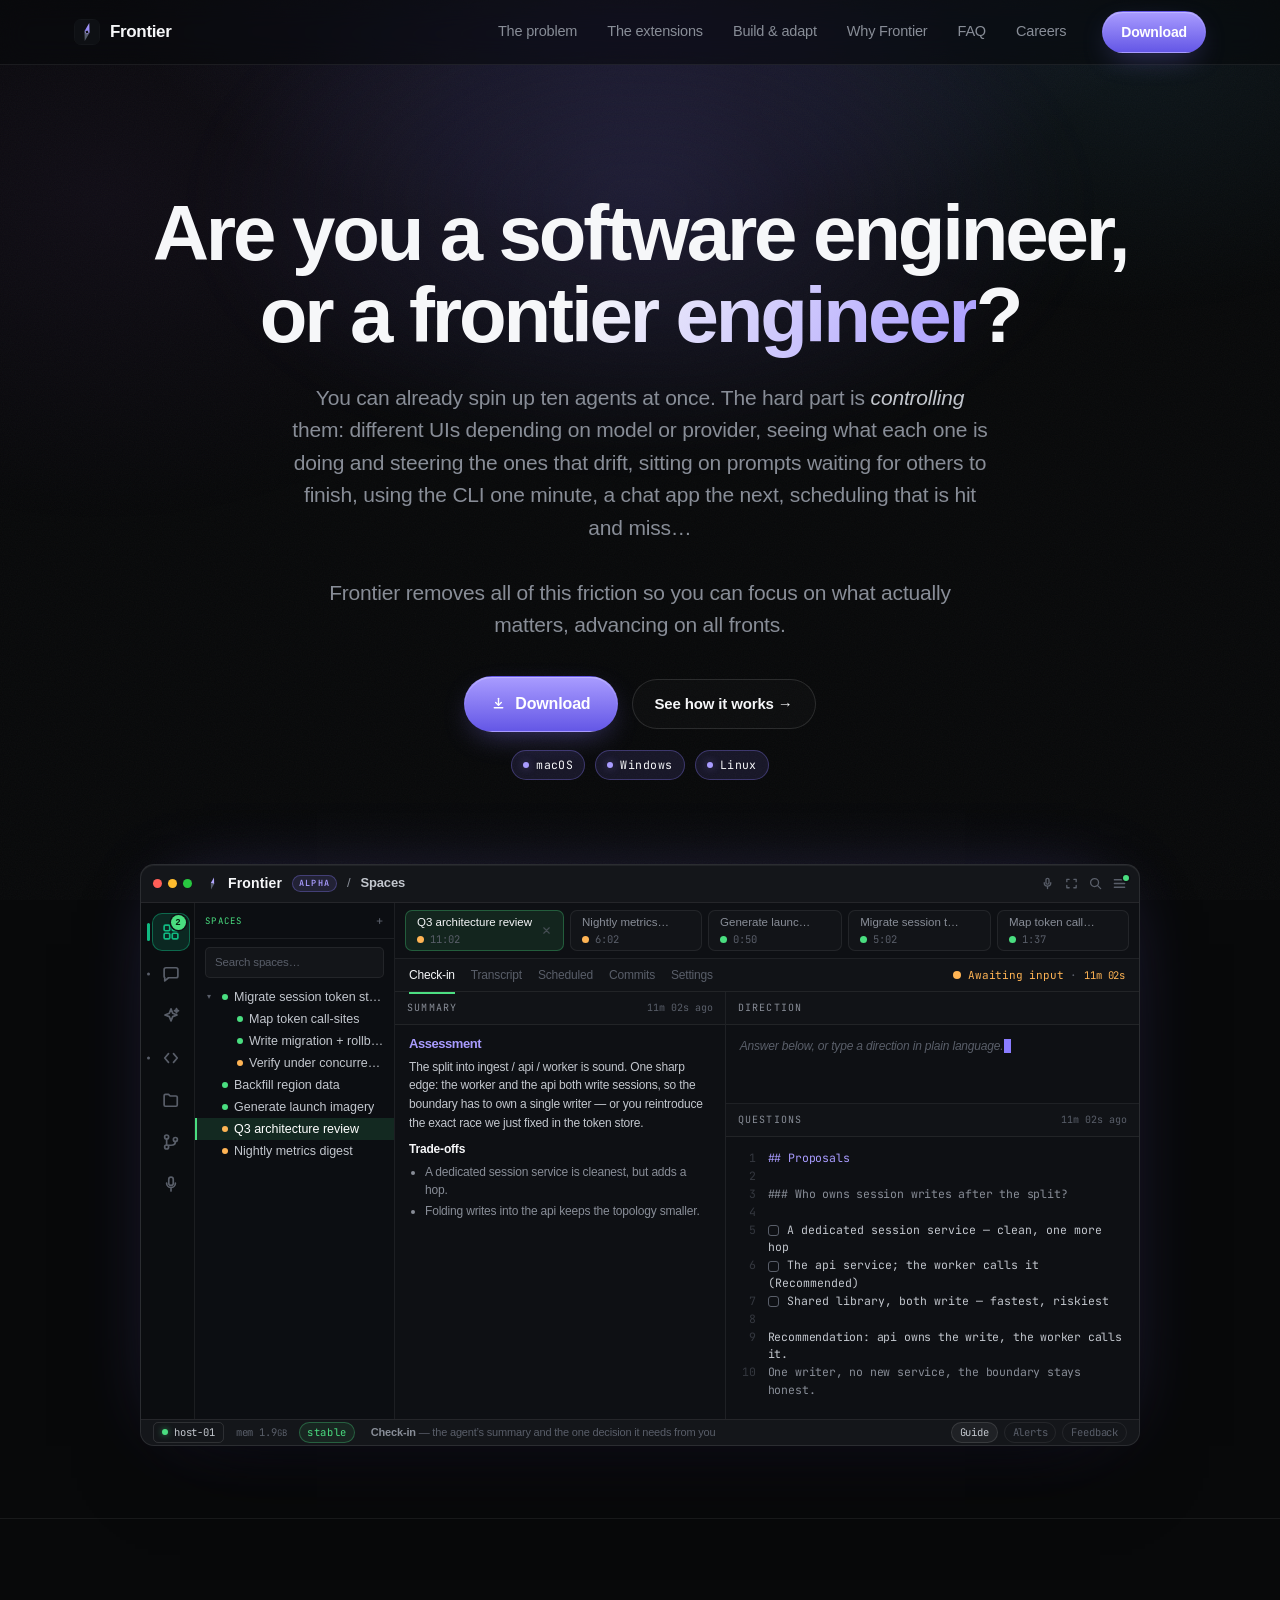
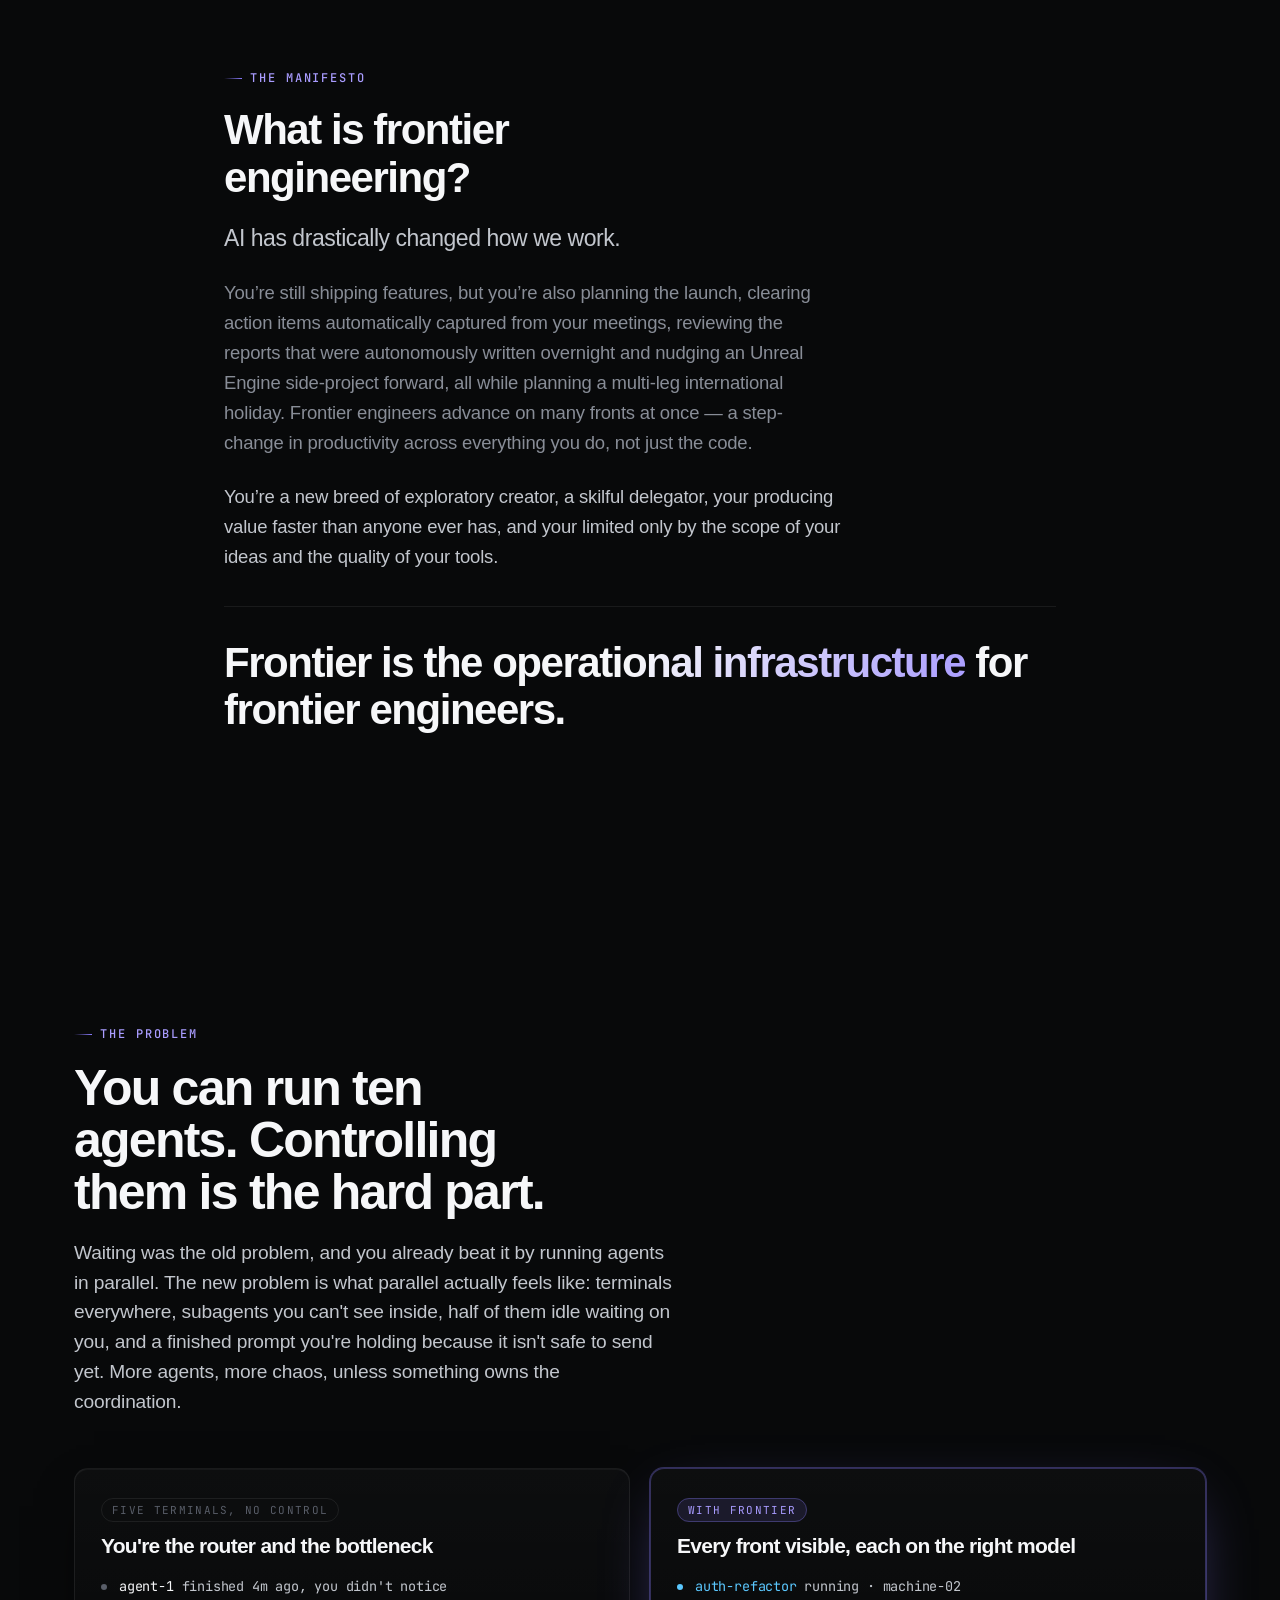
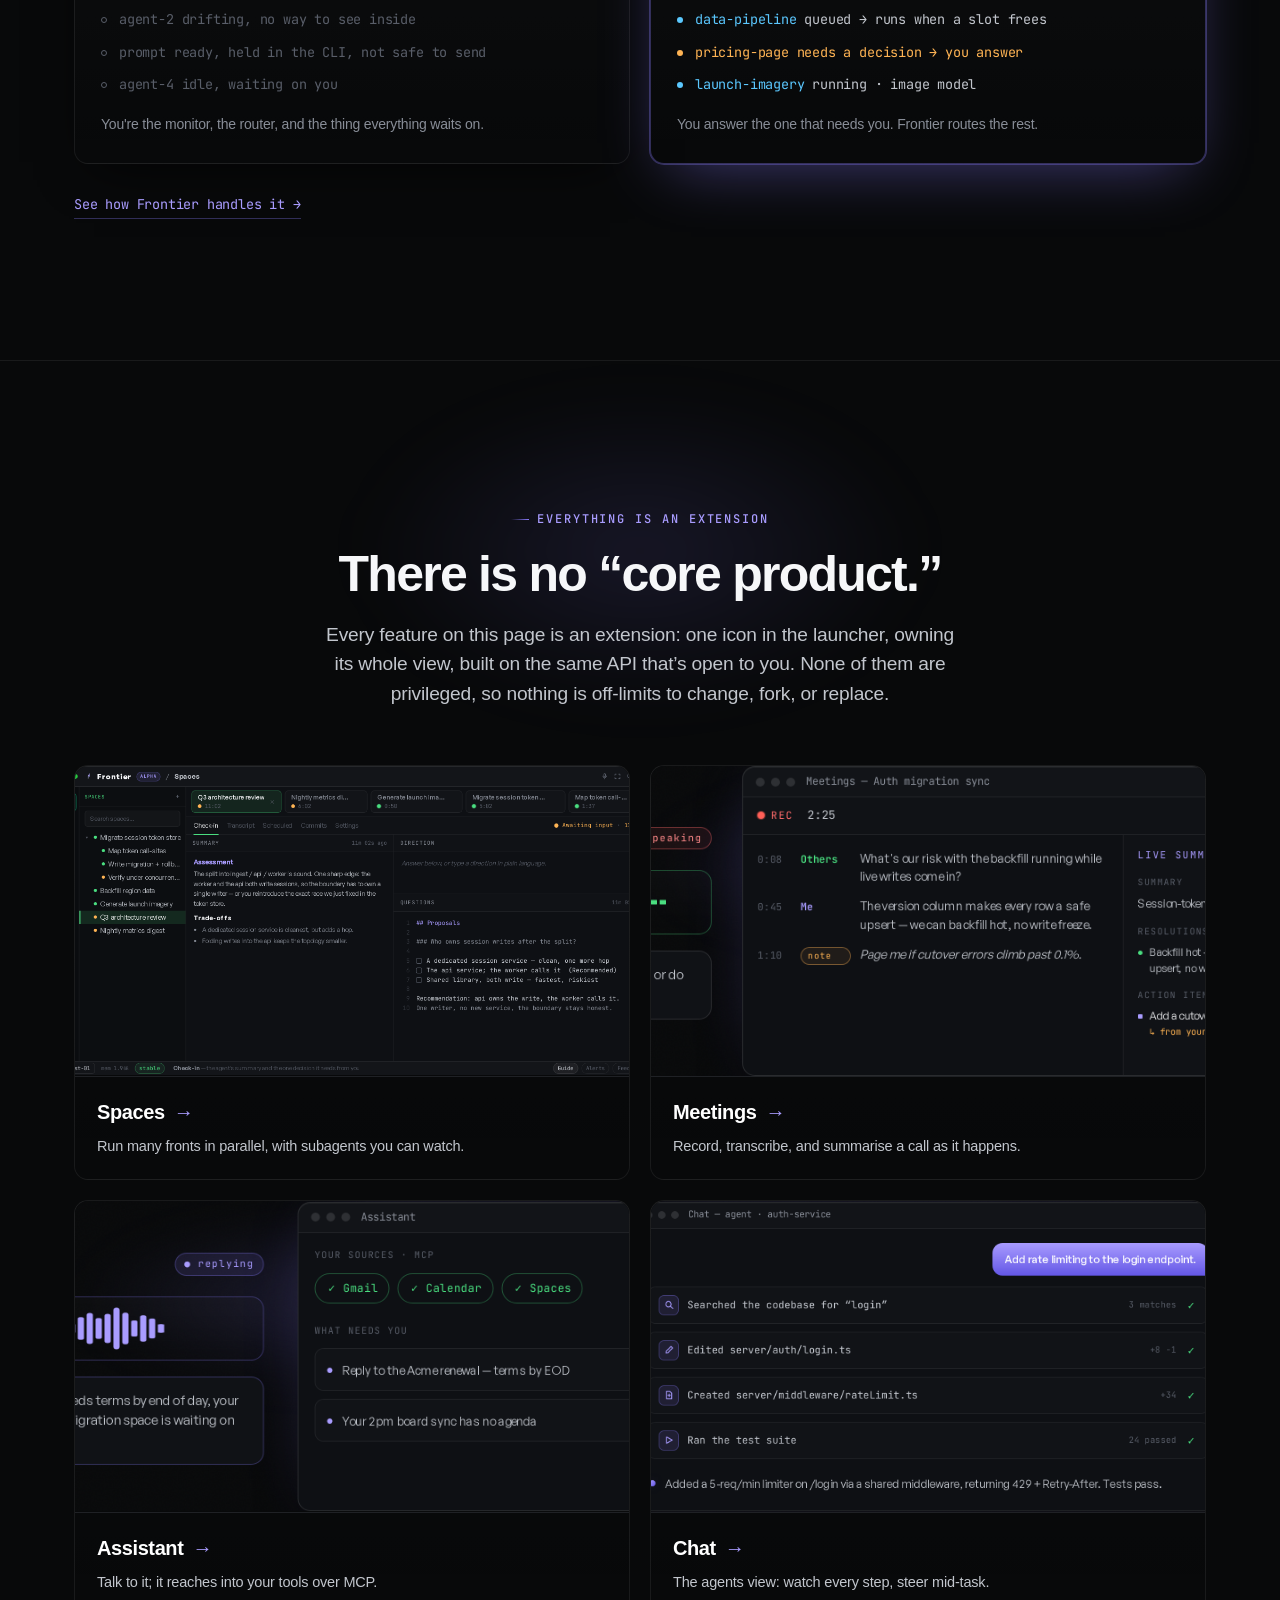
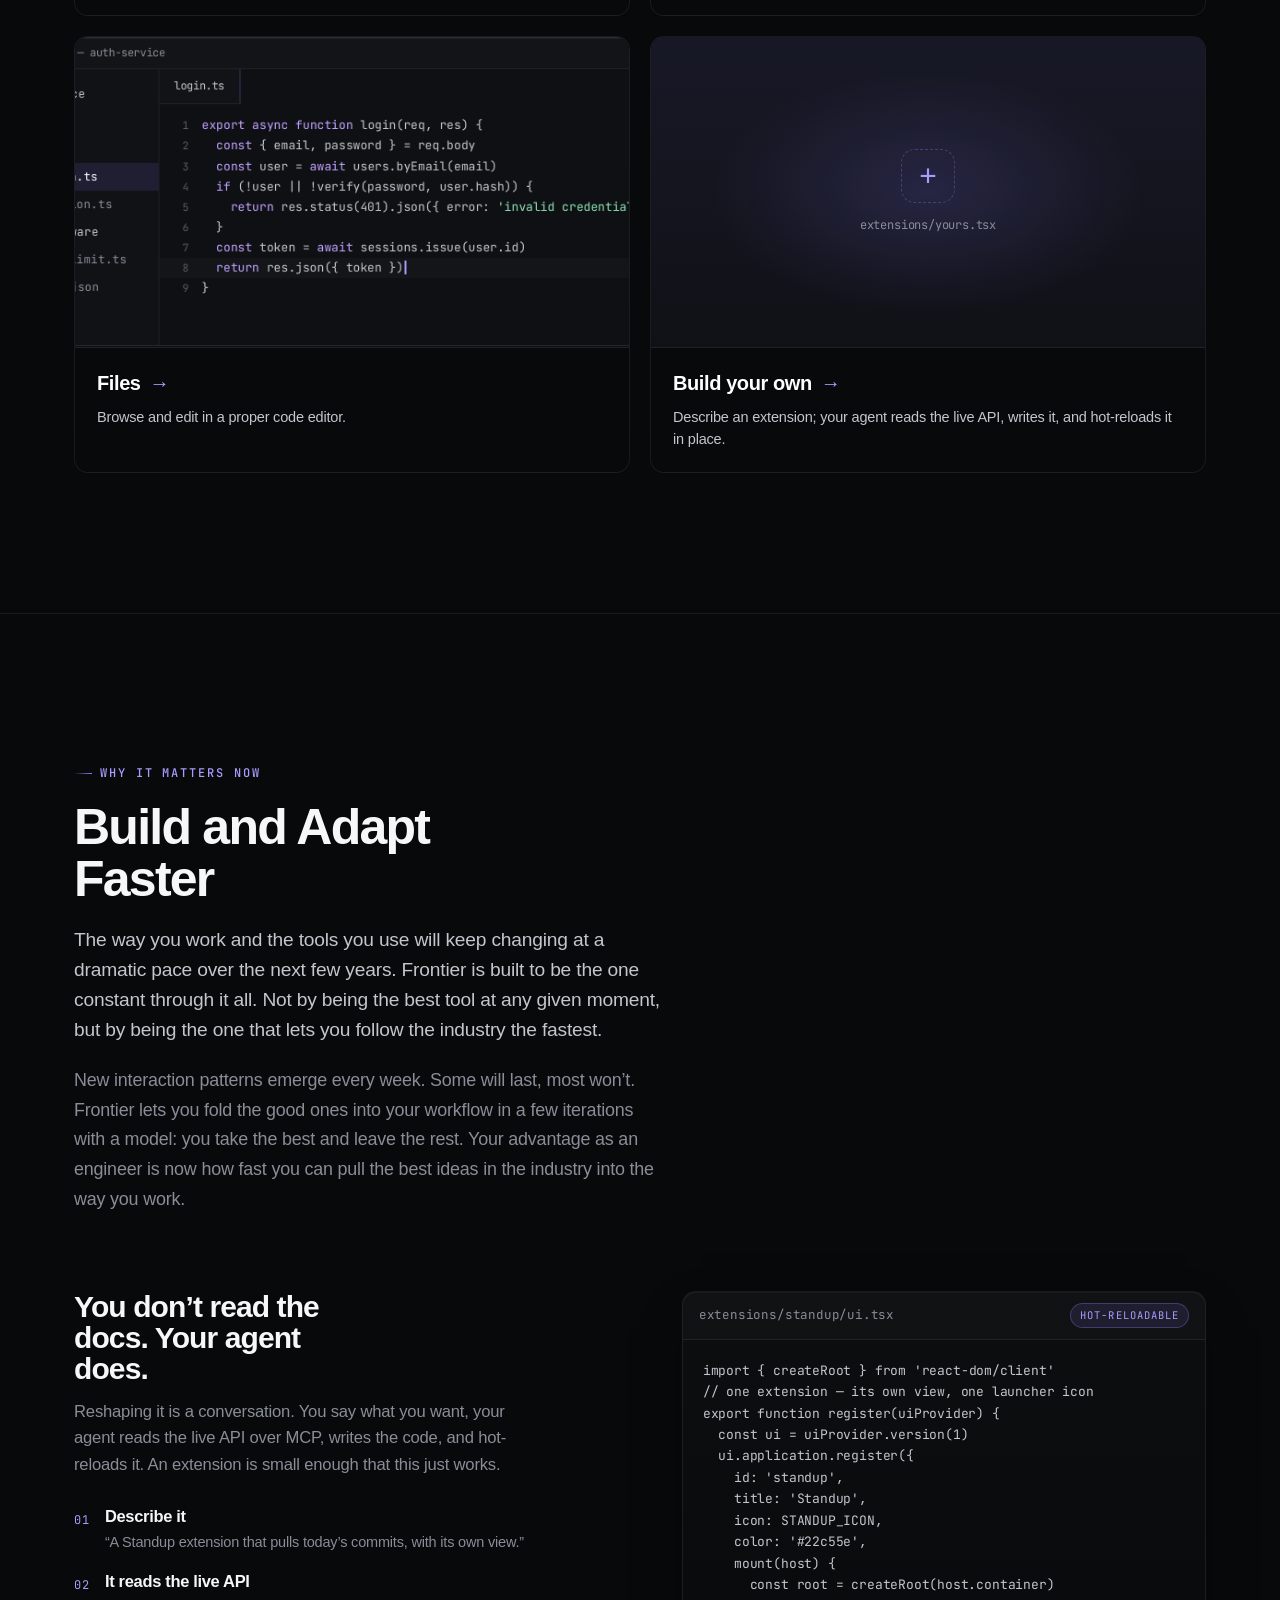
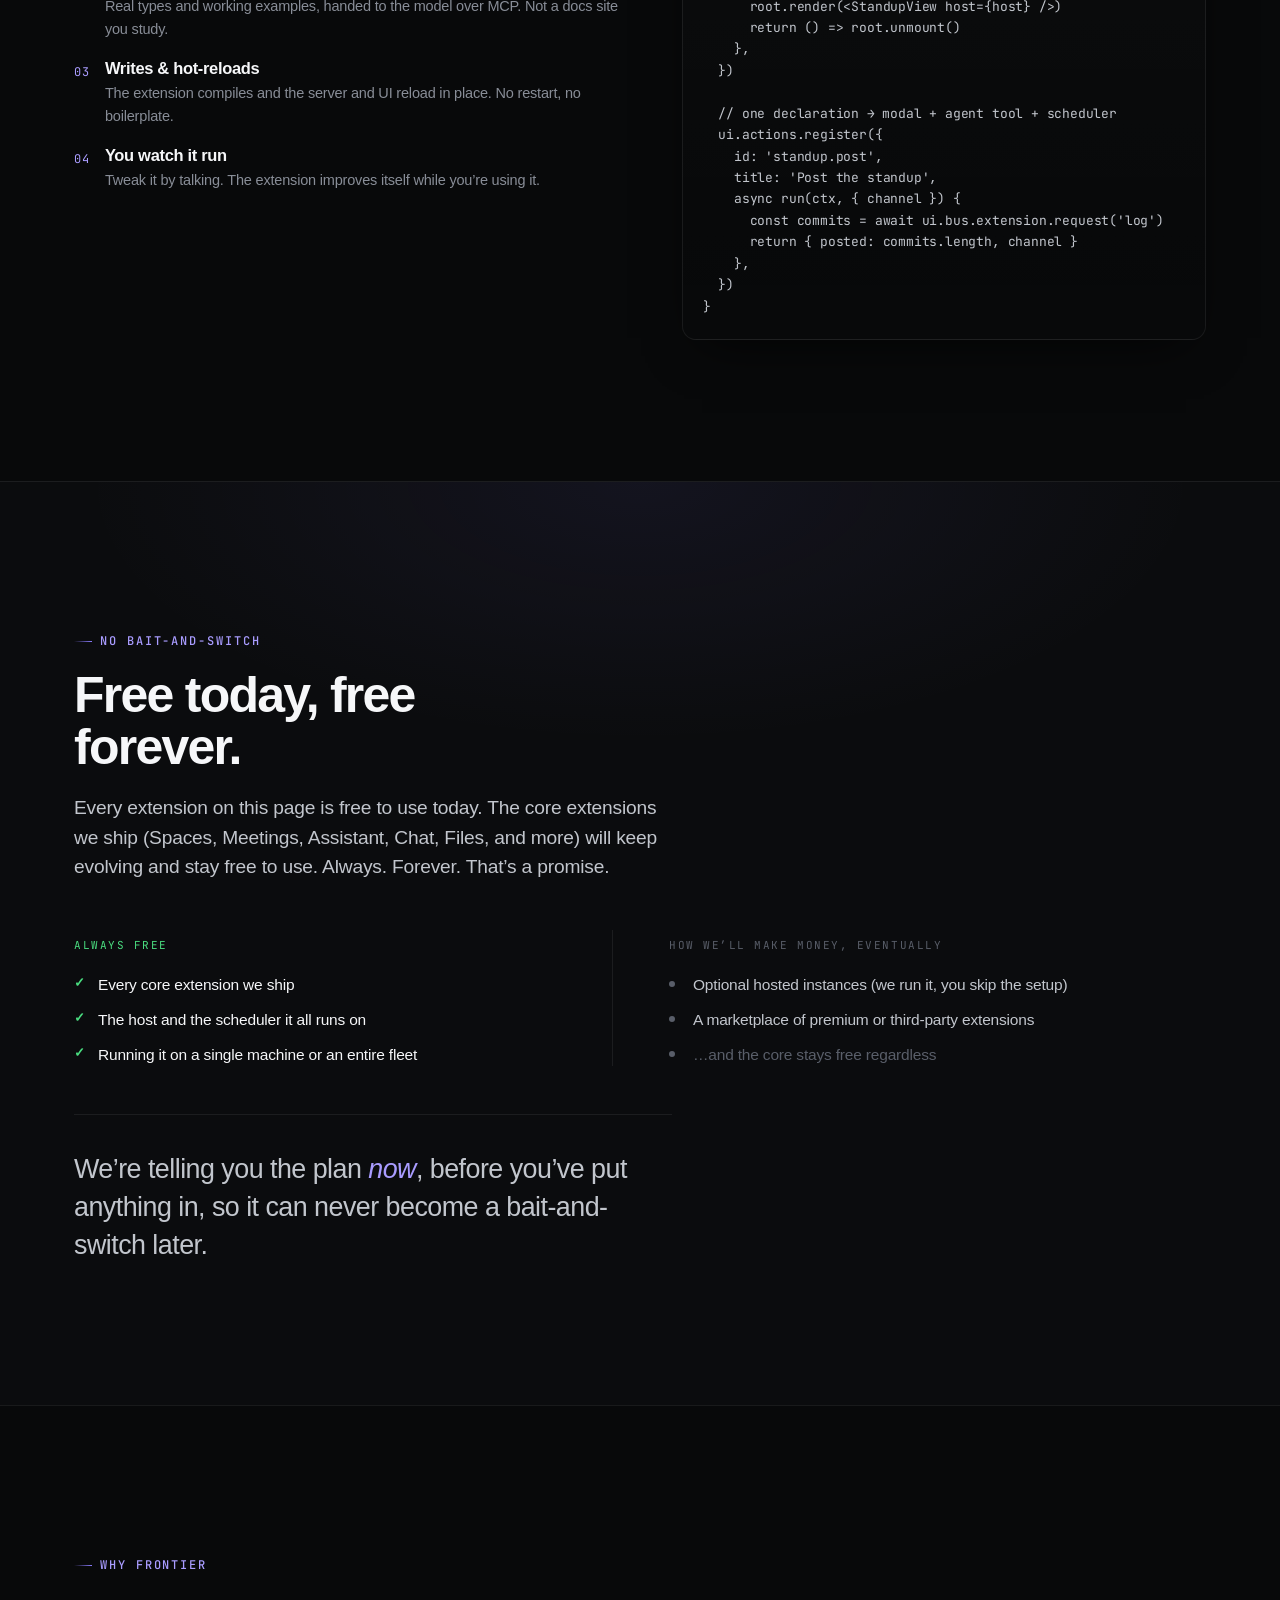
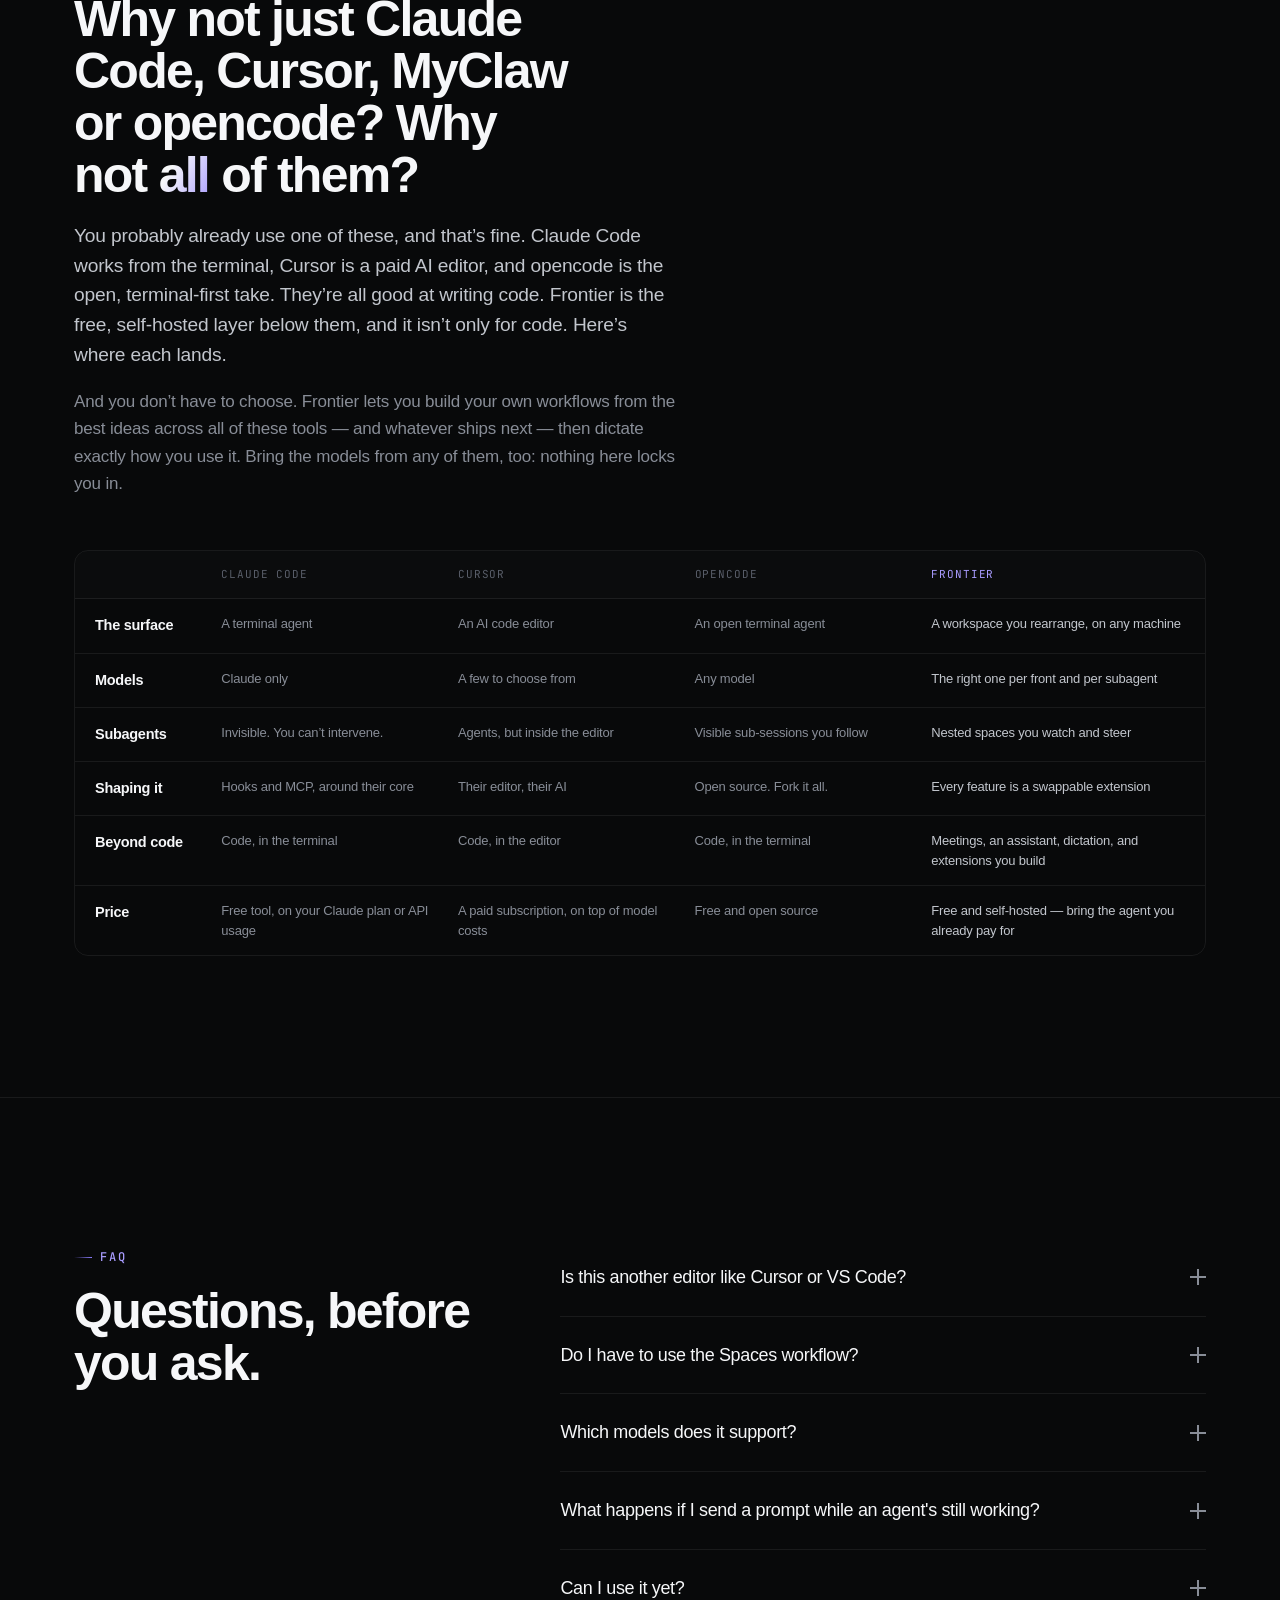
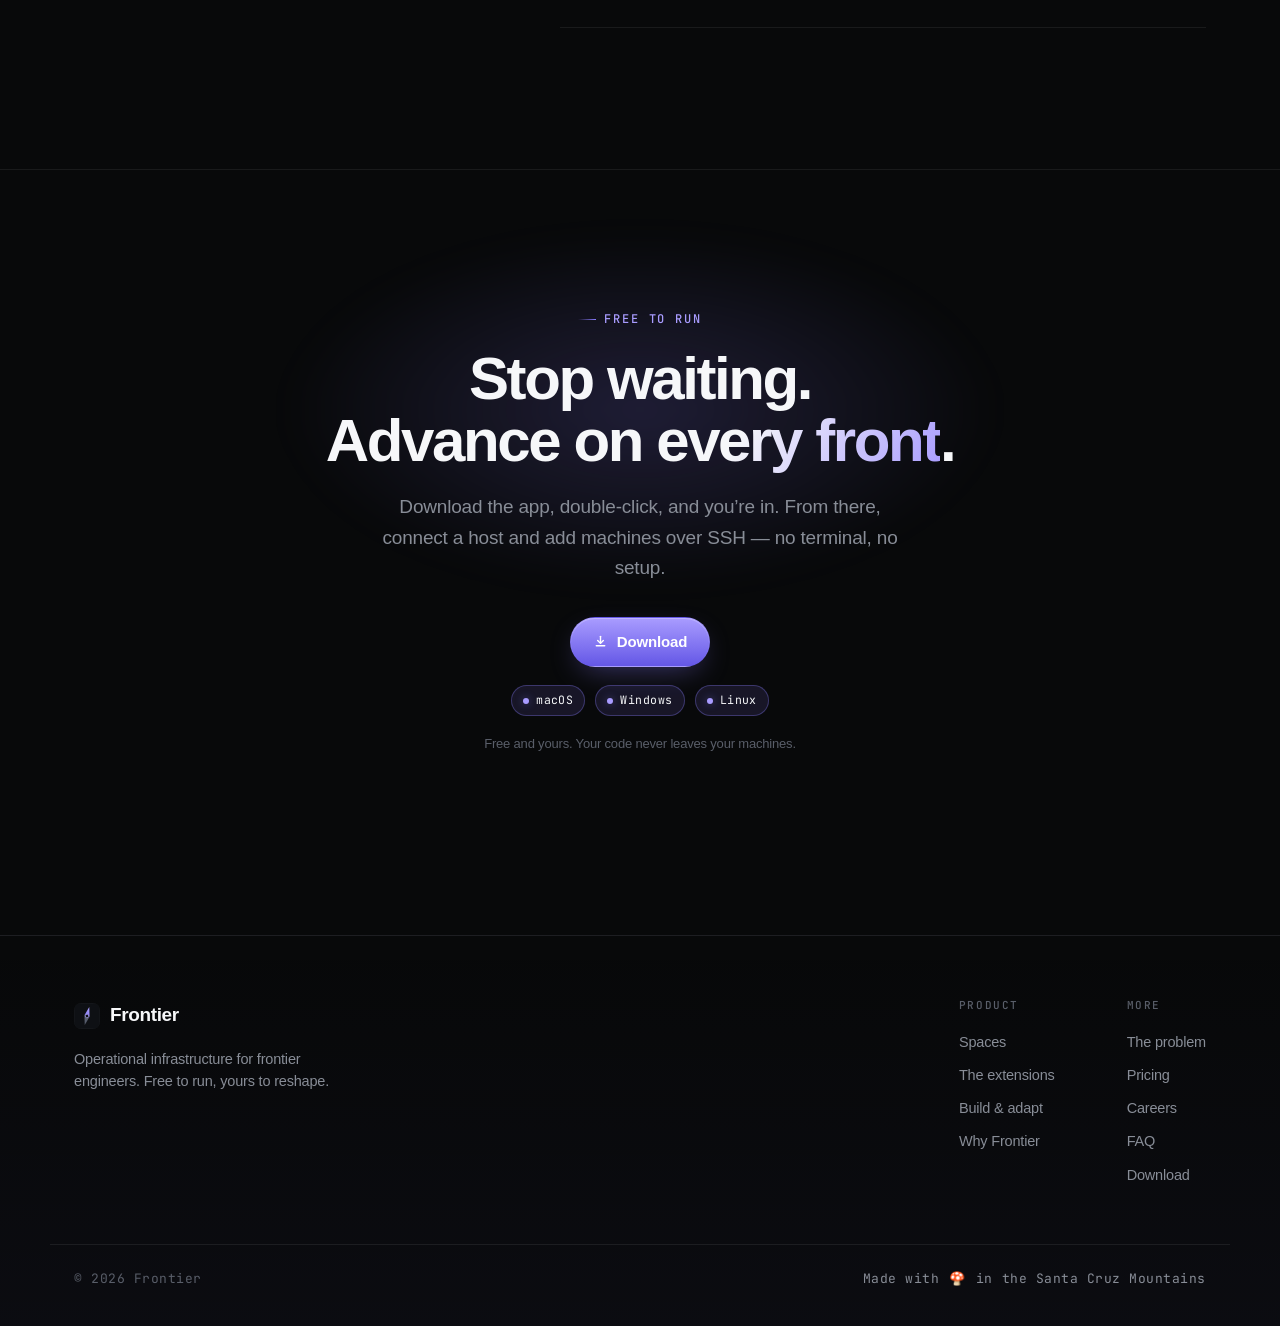
<file: index.html>
<!DOCTYPE html><html lang="en"> <head><meta charset="UTF-8"><meta name="viewport" content="width=device-width, initial-scale=1.0"><!-- Tag phones before paint so the desktop-download CTA can offer an "open on
         your computer" note instead of a download you can't run on a phone. --><script>
      if (/Mobi|Android|iPhone|iPod/i.test(navigator.userAgent)) {
        document.documentElement.classList.add('is-phone');
      }
    </script><title>Frontier — infrastructure for frontier engineering</title><meta name="description" content="You can already run ten agents. Frontier is the control plane for controlling them: visible, steerable subagents, the right model per job, prompts that queue instead of waiting on you. Build the workspace on top."><link rel="canonical" href="https://frontierengineer.com/"><meta name="theme-color" content="#08090a"><link rel="icon" type="image/svg+xml" href="/favicon.svg"><link rel="icon" type="image/png" sizes="32x32" href="/favicon-32.png"><link rel="apple-touch-icon" sizes="180x180" href="/apple-touch-icon.png"><link rel="manifest" href="/site.webmanifest"><meta property="og:type" content="website"><meta property="og:title" content="Frontier — infrastructure for frontier engineering"><meta property="og:description" content="You can already run ten agents. Frontier is the control plane for controlling them: visible, steerable subagents, the right model per job, prompts that queue instead of waiting on you. Build the workspace on top."><meta property="og:url" content="https://frontierengineer.com/"><meta property="og:image" content="/og.png"><meta name="twitter:card" content="summary_large_image"><meta name="twitter:title" content="Frontier — infrastructure for frontier engineering"><meta name="twitter:description" content="You can already run ten agents. Frontier is the control plane for controlling them: visible, steerable subagents, the right model per job, prompts that queue instead of waiting on you. Build the workspace on top."><meta name="twitter:image" content="/og.png"><link rel="preconnect" href="https://api.fontshare.com" crossorigin><link rel="preconnect" href="https://fonts.googleapis.com"><link rel="preconnect" href="https://fonts.gstatic.com" crossorigin><link href="https://api.fontshare.com/v2/css?f[]=general-sans@400,500,600,700&display=swap" rel="stylesheet"><link href="https://fonts.googleapis.com/css2?family=JetBrains+Mono:wght@400;500;600&display=swap" rel="stylesheet"><link rel="stylesheet" href="/_astro/assistant.Bw5Z6QPS.css">
<link rel="stylesheet" href="/_astro/index.BqHfIfMs.css">
<link rel="stylesheet" href="/_astro/index.B2GQb6BQ.css">
<style>.dl[data-astro-cid-itgiii2b]{display:flex;flex-direction:column;gap:18px}.dl-align-center[data-astro-cid-itgiii2b]{align-items:center}.dl-align-start[data-astro-cid-itgiii2b]{align-items:flex-start}.dl-actions[data-astro-cid-itgiii2b]{display:flex;gap:14px;flex-wrap:wrap;align-items:center}.dl-align-center[data-astro-cid-itgiii2b] .dl-actions[data-astro-cid-itgiii2b]{justify-content:center}.dl-btn[data-astro-cid-itgiii2b]{gap:9px}.dl-btn-lg[data-astro-cid-itgiii2b]{padding:14px 26px;font-size:16px}.dl-ic[data-astro-cid-itgiii2b]{margin-top:-1px;flex:0 0 auto}.dl-mobile-note[data-astro-cid-itgiii2b]{display:none;max-width:40ch;color:var(--text-muted);font-size:14px;line-height:1.5}.dl-align-center[data-astro-cid-itgiii2b] .dl-mobile-note[data-astro-cid-itgiii2b]{text-align:center}.dl-platforms[data-astro-cid-itgiii2b]{display:flex;flex-wrap:wrap;gap:8px 10px;align-items:center}.dl-align-center[data-astro-cid-itgiii2b] .dl-platforms[data-astro-cid-itgiii2b]{justify-content:center}.dl-plat[data-astro-cid-itgiii2b]{display:inline-flex;align-items:center;gap:7px;font-family:var(--font-mono);font-size:11.5px;letter-spacing:.04em;padding:5px 11px;border:1px solid var(--border);border-radius:999px;background:#ffffff05;white-space:nowrap}.dl-plat-dot[data-astro-cid-itgiii2b]{width:6px;height:6px;border-radius:50%;flex:0 0 auto}.dl-plat[data-astro-cid-itgiii2b].is-ready{border-color:var(--border-accent);background:var(--accent-dim)}.dl-plat[data-astro-cid-itgiii2b].is-ready .dl-plat-name[data-astro-cid-itgiii2b]{color:var(--text)}.dl-plat[data-astro-cid-itgiii2b].is-ready .dl-plat-dot[data-astro-cid-itgiii2b]{background:var(--accent-bright);box-shadow:0 0 8px var(--accent-glow)}.dl-plat-name[data-astro-cid-itgiii2b]{color:var(--text-muted)}@media(max-width:480px){.dl-btn[data-astro-cid-itgiii2b]{display:none}.dl-mobile-note[data-astro-cid-itgiii2b]{display:block}}html.is-phone .dl-btn[data-astro-cid-itgiii2b]{display:none}html.is-phone .dl-mobile-note[data-astro-cid-itgiii2b]{display:block}
</style></head> <body> <header class="nav" data-astro-cid-dmqpwcec> <div class="container nav-inner" data-astro-cid-dmqpwcec> <a class="brand" href="/" aria-label="Frontier home" data-astro-cid-dmqpwcec> <svg class="brand-mark" width="26" height="26" viewBox="0 0 64 64" fill="none" aria-hidden="true" data-astro-cid-dmqpwcec> <defs data-astro-cid-dmqpwcec> <linearGradient id="navg" x1="24" y1="52" x2="42" y2="10" gradientUnits="userSpaceOnUse" data-astro-cid-dmqpwcec> <stop stop-color="#6457e6" data-astro-cid-dmqpwcec></stop> <stop offset="1" stop-color="#b3a8ff" data-astro-cid-dmqpwcec></stop> </linearGradient> </defs> <rect width="64" height="64" rx="15" fill="#0e1014" data-astro-cid-dmqpwcec></rect> <rect x="0.6" y="0.6" width="62.8" height="62.8" rx="14.4" stroke="#ffffff" stroke-opacity="0.08" stroke-width="1.2" data-astro-cid-dmqpwcec></rect> <g transform="rotate(14 32 32)" data-astro-cid-dmqpwcec> <polygon points="32,9 38.5,32 25.5,32" fill="url(#navg)" data-astro-cid-dmqpwcec></polygon> <polygon points="32,55 38.5,32 25.5,32" fill="#565c6b" data-astro-cid-dmqpwcec></polygon> <circle cx="32" cy="32" r="4.2" fill="#0e1014" data-astro-cid-dmqpwcec></circle> <circle cx="32" cy="32" r="4.2" fill="none" stroke="#b3a8ff" stroke-width="1.5" data-astro-cid-dmqpwcec></circle> </g> </svg> <span class="brand-word" data-astro-cid-dmqpwcec>Frontier</span> </a> <nav class="nav-links" aria-label="Primary" data-astro-cid-dmqpwcec> <a href="/#problem" data-astro-cid-dmqpwcec>The problem</a><a href="/#extensions" data-astro-cid-dmqpwcec>The extensions</a><a href="/#adapt" data-astro-cid-dmqpwcec>Build &amp; adapt</a><a href="/#versus" data-astro-cid-dmqpwcec>Why Frontier</a><a href="/#faq" data-astro-cid-dmqpwcec>FAQ</a><a href="/careers" data-astro-cid-dmqpwcec>Careers</a> </nav> <a class="btn btn-primary nav-cta" href="/download" data-cta="download" data-astro-cid-dmqpwcec>Download</a> </div> </header>  <main>  <section id="top" class="hero" data-astro-cid-bbe6dxrz> <div class="container hero-inner" data-astro-cid-bbe6dxrz> <h1 class="hero-title reveal" style="animation-delay: 0.12s" data-astro-cid-bbe6dxrz>
Are you a software engineer,<br data-astro-cid-bbe6dxrz>
or a <span class="text-grad" data-astro-cid-bbe6dxrz>frontier engineer</span>?
</h1> <p class="hero-lead reveal" style="animation-delay: 0.2s" data-astro-cid-bbe6dxrz>
You can already spin up ten agents at once. The hard part is <em data-astro-cid-bbe6dxrz>controlling</em> them:
      different UIs depending on model or provider, seeing what each one is doing and steering the
      ones that drift, sitting on prompts waiting for others to finish, using the CLI one minute, a
      chat app the next, scheduling that is hit and miss…<br data-astro-cid-bbe6dxrz><br data-astro-cid-bbe6dxrz>
Frontier removes all of this friction so you can focus on what actually matters, advancing on
      all fronts.
</p> <div class="hero-cta reveal" style="animation-delay: 0.28s" data-astro-cid-bbe6dxrz> <div class="dl dl-hero dl-align-center" data-astro-cid-itgiii2b> <div class="dl-actions" data-astro-cid-itgiii2b> <a class="btn btn-primary dl-btn dl-btn-lg" href="/download" data-cta="download" data-astro-cid-itgiii2b> <svg class="dl-ic" width="15" height="15" viewBox="0 0 16 16" fill="none" stroke="currentColor" stroke-width="1.5" stroke-linecap="round" stroke-linejoin="round" aria-hidden="true" data-astro-cid-itgiii2b> <path d="M8 2.5v7" data-astro-cid-itgiii2b></path> <path d="M5 7l3 3 3-3" data-astro-cid-itgiii2b></path> <path d="M3.5 12.5h9" data-astro-cid-itgiii2b></path> </svg> <span data-astro-cid-itgiii2b>Download</span> </a> <a class="btn btn-ghost dl-secondary" href="/spaces" data-astro-cid-itgiii2b>See how it works →</a> <p class="dl-mobile-note" data-astro-cid-itgiii2b>
Frontier’s desktop app runs on macOS, Windows &amp; Linux — open this page on your computer to
      download.
</p> </div> <div class="dl-platforms" role="list" aria-label="Available platforms" data-astro-cid-itgiii2b> <span class="dl-plat is-ready" role="listitem" data-astro-cid-itgiii2b> <span class="dl-plat-dot" aria-hidden="true" data-astro-cid-itgiii2b></span> <span class="dl-plat-name" data-astro-cid-itgiii2b>macOS</span> </span><span class="dl-plat is-ready" role="listitem" data-astro-cid-itgiii2b> <span class="dl-plat-dot" aria-hidden="true" data-astro-cid-itgiii2b></span> <span class="dl-plat-name" data-astro-cid-itgiii2b>Windows</span> </span><span class="dl-plat is-ready" role="listitem" data-astro-cid-itgiii2b> <span class="dl-plat-dot" aria-hidden="true" data-astro-cid-itgiii2b></span> <span class="dl-plat-name" data-astro-cid-itgiii2b>Linux</span> </span> </div> </div>  </div> <div class="hero-demo reveal" style="animation-delay: 0.4s" data-astro-cid-bbe6dxrz> <div class="demo-interactive" data-astro-cid-bbe6dxrz><style>astro-island,astro-slot,astro-static-slot{display:contents}</style><script>(()=>{var n=(a,t)=>{let i=async()=>{await(await a())()};if(t.value){let e=matchMedia(t.value);e.matches?i():e.addEventListener("change",i,{once:!0})}};(self.Astro||(self.Astro={})).media=n;window.dispatchEvent(new Event("astro:media"));})();</script><script>(()=>{var A=Object.defineProperty;var g=(i,o,a)=>o in i?A(i,o,{enumerable:!0,configurable:!0,writable:!0,value:a}):i[o]=a;var d=(i,o,a)=>g(i,typeof o!="symbol"?o+"":o,a);{let i={0:t=>m(t),1:t=>a(t),2:t=>new RegExp(t),3:t=>new Date(t),4:t=>new Map(a(t)),5:t=>new Set(a(t)),6:t=>BigInt(t),7:t=>new URL(t),8:t=>new Uint8Array(t),9:t=>new Uint16Array(t),10:t=>new Uint32Array(t),11:t=>1/0*t},o=t=>{let[l,e]=t;return l in i?i[l](e):void 0},a=t=>t.map(o),m=t=>typeof t!="object"||t===null?t:Object.fromEntries(Object.entries(t).map(([l,e])=>[l,o(e)]));class y extends HTMLElement{constructor(){super(...arguments);d(this,"Component");d(this,"hydrator");d(this,"hydrate",async()=>{var b;if(!this.hydrator||!this.isConnected)return;let e=(b=this.parentElement)==null?void 0:b.closest("astro-island[ssr]");if(e){e.addEventListener("astro:hydrate",this.hydrate,{once:!0});return}let c=this.querySelectorAll("astro-slot"),n={},h=this.querySelectorAll("template[data-astro-template]");for(let r of h){let s=r.closest(this.tagName);s!=null&&s.isSameNode(this)&&(n[r.getAttribute("data-astro-template")||"default"]=r.innerHTML,r.remove())}for(let r of c){let s=r.closest(this.tagName);s!=null&&s.isSameNode(this)&&(n[r.getAttribute("name")||"default"]=r.innerHTML)}let p;try{p=this.hasAttribute("props")?m(JSON.parse(this.getAttribute("props"))):{}}catch(r){let s=this.getAttribute("component-url")||"<unknown>",v=this.getAttribute("component-export");throw v&&(s+=` (export ${v})`),console.error(`[hydrate] Error parsing props for component ${s}`,this.getAttribute("props"),r),r}let u;await this.hydrator(this)(this.Component,p,n,{client:this.getAttribute("client")}),this.removeAttribute("ssr"),this.dispatchEvent(new CustomEvent("astro:hydrate"))});d(this,"unmount",()=>{this.isConnected||this.dispatchEvent(new CustomEvent("astro:unmount"))})}disconnectedCallback(){document.removeEventListener("astro:after-swap",this.unmount),document.addEventListener("astro:after-swap",this.unmount,{once:!0})}connectedCallback(){if(!this.hasAttribute("await-children")||document.readyState==="interactive"||document.readyState==="complete")this.childrenConnectedCallback();else{let e=()=>{document.removeEventListener("DOMContentLoaded",e),c.disconnect(),this.childrenConnectedCallback()},c=new MutationObserver(()=>{var n;((n=this.lastChild)==null?void 0:n.nodeType)===Node.COMMENT_NODE&&this.lastChild.nodeValue==="astro:end"&&(this.lastChild.remove(),e())});c.observe(this,{childList:!0}),document.addEventListener("DOMContentLoaded",e)}}async childrenConnectedCallback(){let e=this.getAttribute("before-hydration-url");e&&await import(e),this.start()}async start(){let e=JSON.parse(this.getAttribute("opts")),c=this.getAttribute("client");if(Astro[c]===void 0){window.addEventListener(`astro:${c}`,()=>this.start(),{once:!0});return}try{await Astro[c](async()=>{let n=this.getAttribute("renderer-url"),[h,{default:p}]=await Promise.all([import(this.getAttribute("component-url")),n?import(n):()=>()=>{}]),u=this.getAttribute("component-export")||"default";if(!u.includes("."))this.Component=h[u];else{this.Component=h;for(let f of u.split("."))this.Component=this.Component[f]}return this.hydrator=p,this.hydrate},e,this)}catch(n){console.error(`[astro-island] Error hydrating ${this.getAttribute("component-url")}`,n)}}attributeChangedCallback(){this.hydrate()}}d(y,"observedAttributes",["props"]),customElements.get("astro-island")||customElements.define("astro-island",y)}})();</script><astro-island uid="Z12nq3T" prefix="r1" component-url="/_astro/HeroDemo.9BZ53DVi.js" component-export="default" renderer-url="/_astro/client.CbHKJimV.js" props="{&quot;data-astro-cid-bbe6dxrz&quot;:[0,true]}" ssr client="media" opts="{&quot;name&quot;:&quot;HeroDemo&quot;,&quot;value&quot;:&quot;(min-width: 860px)&quot;}" await-children><div class="fd" aria-label="A live view of Frontier running the Spaces extension across multiple fronts"><div class="fd-topbar"><span class="fd-traffic" aria-hidden="true"><i></i><i></i><i></i></span><span class="fd-home"><span class="fd-mark" aria-hidden="true"><svg width="17" height="17" viewBox="0 0 64 64" fill="none"><g transform="rotate(14 32 32)"><polygon points="32,9 38.5,32 25.5,32" fill="#b3a8ff"></polygon><polygon points="32,55 38.5,32 25.5,32" fill="#565c6b"></polygon></g></svg></span><span class="fd-brand">Frontier</span></span><span class="fd-alpha">Alpha</span><span class="fd-tb-sep" aria-hidden="true">/</span><span class="fd-appname">Spaces</span><span class="fd-spacer"></span><span class="fd-tb-controls" aria-hidden="true"><svg class="fd-tb-ic" width="15" height="15" viewBox="0 0 16 16" fill="none" stroke="currentColor" stroke-width="1.4" stroke-linecap="round" stroke-linejoin="round"><path d="M8 2.5a1.6 1.6 0 0 1 1.6 1.6v3a1.6 1.6 0 0 1-3.2 0v-3A1.6 1.6 0 0 1 8 2.5z"></path><path d="M4.5 7.2a3.5 3.5 0 0 0 7 0M8 10.7v2.6"></path></svg><svg class="fd-tb-ic" width="15" height="15" viewBox="0 0 16 16" fill="none" stroke="currentColor" stroke-width="1.4" stroke-linecap="round" stroke-linejoin="round"><path d="M3 6V3.5h2.5M13 6V3.5h-2.5M3 10v2.5h2.5M13 10v2.5h-2.5"></path></svg><svg class="fd-tb-ic" width="15" height="15" viewBox="0 0 16 16" fill="none" stroke="currentColor" stroke-width="1.4" stroke-linecap="round" stroke-linejoin="round"><circle cx="7" cy="7" r="4.25"></circle><path d="M13.5 13.5L10 10"></path></svg><span class="fd-tb-menu"><svg class="fd-tb-ic" width="15" height="15" viewBox="0 0 16 16" fill="none" stroke="currentColor" stroke-width="1.4" stroke-linecap="round" stroke-linejoin="round"><path d="M2.5 4h11M2.5 8h11M2.5 12h11"></path></svg><span class="fd-tb-menu-dot" title="3 running"></span></span></span></div><div class="fd-body"><nav class="fd-launcher" aria-label="Extensions"><button class="fd-app is-active is-open" style="--app:#10b981" title="Spaces" aria-label="Spaces" aria-current="true"><svg width="20" height="20" viewBox="0 0 16 16" fill="none" stroke="currentColor" stroke-width="1.35" stroke-linecap="round" stroke-linejoin="round"><rect x="2.5" y="2.5" width="4.5" height="4.5" rx="1"></rect><rect x="9" y="2.5" width="4.5" height="4.5" rx="1"></rect><rect x="2.5" y="9" width="4.5" height="4.5" rx="1"></rect><rect x="9" y="9" width="4.5" height="4.5" rx="1"></rect></svg><span class="fd-app-dot"></span><span class="fd-app-badge" title="2 running">2</span></button><button class="fd-app  is-open" style="--app:#3b82f6" title="Chat" aria-label="Chat" aria-current="false"><svg width="20" height="20" viewBox="0 0 16 16" fill="none" stroke="currentColor" stroke-width="1.35" stroke-linecap="round" stroke-linejoin="round"><path d="M2.5 4.5a1.5 1.5 0 0 1 1.5-1.5h8a1.5 1.5 0 0 1 1.5 1.5v5A1.5 1.5 0 0 1 12 11H6l-3 2.5V11a1.5 1.5 0 0 1-.5-1.1z"></path></svg><span class="fd-app-dot"></span></button><button class="fd-app  " style="--app:#8b5cf6" title="Assistants" aria-label="Assistants" aria-current="false"><svg width="20" height="20" viewBox="0 0 16 16" fill="none" stroke="currentColor" stroke-width="1.35" stroke-linecap="round" stroke-linejoin="round"><path d="M8 2.3l1.35 3.5 3.5 1.35-3.5 1.35L8 12l-1.35-3.5L3.15 7.15l3.5-1.35z"></path><path d="M12.4 2.1l.45 1.2 1.2.45-1.2.45-.45 1.2-.45-1.2-1.2-.45 1.2-.45z"></path></svg><span class="fd-app-dot"></span></button><button class="fd-app  is-open" style="--app:#a78bfa" title="Editor" aria-label="Editor" aria-current="false"><svg width="20" height="20" viewBox="0 0 16 16" fill="none" stroke="currentColor" stroke-width="1.35" stroke-linecap="round" stroke-linejoin="round"><path d="M6 4.5 3 8l3 3.5"></path><path d="M10 4.5 13 8l-3 3.5"></path></svg><span class="fd-app-dot"></span></button><button class="fd-app  " style="--app:#38bdf8" title="Files" aria-label="Files" aria-current="false"><svg width="20" height="20" viewBox="0 0 16 16" fill="none" stroke="currentColor" stroke-width="1.35" stroke-linecap="round" stroke-linejoin="round"><path d="M2.5 4.5a1 1 0 0 1 1-1H6l1.3 1.3H12a1 1 0 0 1 1 1v6.2a1 1 0 0 1-1 1H3.5a1 1 0 0 1-1-1z"></path></svg><span class="fd-app-dot"></span></button><button class="fd-app  " style="--app:#f0572d" title="Git" aria-label="Git" aria-current="false"><svg width="20" height="20" viewBox="0 0 16 16" fill="none" stroke="currentColor" stroke-width="1.35" stroke-linecap="round" stroke-linejoin="round"><circle cx="4.5" cy="4" r="1.6"></circle><circle cx="4.5" cy="12" r="1.6"></circle><circle cx="11.5" cy="6" r="1.6"></circle><path d="M4.5 5.6v4.8M11.5 7.6c0 2.2-1.5 3-3.4 3H6"></path></svg><span class="fd-app-dot"></span></button><button class="fd-app  " style="--app:#8b5cf6" title="Meetings" aria-label="Meetings" aria-current="false"><svg width="20" height="20" viewBox="0 0 16 16" fill="none" stroke="currentColor" stroke-width="1.35" stroke-linecap="round" stroke-linejoin="round"><path d="M8 2.5a1.8 1.8 0 0 1 1.8 1.8v3a1.8 1.8 0 0 1-3.6 0v-3A1.8 1.8 0 0 1 8 2.5z"></path><path d="M4.5 7.3a3.5 3.5 0 0 0 7 0M8 10.8v2.7"></path></svg><span class="fd-app-dot"></span></button></nav><div class="fd-app-view"><div class="fd-app-stage"><aside class="fd-spaces-tree"><div class="fd-tree-head"><span class="fd-tree-title">Spaces</span><span class="fd-plus">+</span></div><div class="fd-tree-search">Search spaces…</div><div class="fd-tree"><button class="fd-tree-row " style="padding-left:10px"><span class="fd-tree-caret">▾</span><span class="fd-mini-dot fd-mini-running"></span><span class="fd-tree-name">Migrate session token store</span></button><button class="fd-tree-row " style="padding-left:25px"><span class="fd-tree-caret"></span><span class="fd-mini-dot fd-mini-running"></span><span class="fd-tree-name">Map token call-sites</span></button><button class="fd-tree-row " style="padding-left:25px"><span class="fd-tree-caret"></span><span class="fd-mini-dot fd-mini-running"></span><span class="fd-tree-name">Write migration + rollback</span></button><button class="fd-tree-row " style="padding-left:25px"><span class="fd-tree-caret"></span><span class="fd-mini-dot fd-mini-waiting"></span><span class="fd-tree-name">Verify under concurrent load</span></button><button class="fd-tree-row " style="padding-left:10px"><span class="fd-tree-caret"></span><span class="fd-mini-dot fd-mini-running"></span><span class="fd-tree-name">Backfill region data</span></button><button class="fd-tree-row " style="padding-left:10px"><span class="fd-tree-caret"></span><span class="fd-mini-dot fd-mini-running"></span><span class="fd-tree-name">Generate launch imagery</span></button><button class="fd-tree-row is-active" style="padding-left:10px"><span class="fd-tree-caret"></span><span class="fd-mini-dot fd-mini-waiting"></span><span class="fd-tree-name">Q3 architecture review</span></button><button class="fd-tree-row " style="padding-left:10px"><span class="fd-tree-caret"></span><span class="fd-mini-dot fd-mini-waiting"></span><span class="fd-tree-name">Nightly metrics digest</span></button></div></aside><div class="fd-main"><div class="fd-tabs" role="tablist"><button role="tab" aria-selected="true" class="fd-tab is-active"><span class="fd-tab-body"><span class="fd-tab-name">Q3 architecture review</span><span class="fd-tab-status"><span class="fd-dot fd-dot-waiting"></span><span class="fd-time">11:00</span></span></span><span class="fd-tab-close" role="button" aria-label="Close tab" title="Close tab"><svg width="11" height="11" viewBox="0 0 16 16" fill="none" stroke="currentColor" stroke-width="1.6" stroke-linecap="round"><path d="M4 4l8 8M12 4l-8 8"></path></svg></span></button><button role="tab" aria-selected="false" class="fd-tab "><span class="fd-tab-body"><span class="fd-tab-name">Nightly metrics digest</span><span class="fd-tab-status"><span class="fd-dot fd-dot-waiting"></span><span class="fd-time">6:00</span></span></span><span class="fd-tab-close" role="button" aria-label="Close tab" title="Close tab"><svg width="11" height="11" viewBox="0 0 16 16" fill="none" stroke="currentColor" stroke-width="1.6" stroke-linecap="round"><path d="M4 4l8 8M12 4l-8 8"></path></svg></span></button><button role="tab" aria-selected="false" class="fd-tab "><span class="fd-tab-body"><span class="fd-tab-name">Generate launch imagery</span><span class="fd-tab-status"><span class="fd-dot fd-dot-running"></span><span class="fd-time">0:48</span></span></span><span class="fd-tab-close" role="button" aria-label="Close tab" title="Close tab"><svg width="11" height="11" viewBox="0 0 16 16" fill="none" stroke="currentColor" stroke-width="1.6" stroke-linecap="round"><path d="M4 4l8 8M12 4l-8 8"></path></svg></span></button><button role="tab" aria-selected="false" class="fd-tab "><span class="fd-tab-body"><span class="fd-tab-name">Migrate session token store</span><span class="fd-tab-status"><span class="fd-dot fd-dot-running"></span><span class="fd-time">5:00</span></span></span><span class="fd-tab-close" role="button" aria-label="Close tab" title="Close tab"><svg width="11" height="11" viewBox="0 0 16 16" fill="none" stroke="currentColor" stroke-width="1.6" stroke-linecap="round"><path d="M4 4l8 8M12 4l-8 8"></path></svg></span></button><button role="tab" aria-selected="false" class="fd-tab "><span class="fd-tab-body"><span class="fd-tab-name">Map token call-sites</span><span class="fd-tab-status"><span class="fd-dot fd-dot-running"></span><span class="fd-time">1:35</span></span></span><span class="fd-tab-close" role="button" aria-label="Close tab" title="Close tab"><svg width="11" height="11" viewBox="0 0 16 16" fill="none" stroke="currentColor" stroke-width="1.6" stroke-linecap="round"><path d="M4 4l8 8M12 4l-8 8"></path></svg></span></button></div><div class="fd-subtabs"><span class="fd-subtab is-active">Check-in</span><span class="fd-subtab ">Transcript</span><span class="fd-subtab ">Scheduled</span><span class="fd-subtab ">Commits</span><span class="fd-subtab ">Settings</span><span class="fd-status fd-status-waiting"><span class="fd-dot fd-dot-waiting"></span>Awaiting input<b class="fd-sep">·</b><span class="fd-time">11m 00s</span></span></div><div class="fd-panes"><section class="fd-pane fd-pane-summary"><header class="fd-pane-head">Summary <span class="fd-ago">11m 00s<!-- --> ago</span></header><div class="fd-pane-body"><div class="fd-md"><h4>Assessment</h4><p>The split into ingest / api / worker is sound. One sharp edge: the worker and the api both write sessions, so the boundary has to own a single writer — or you reintroduce the exact race we just fixed in the token store.</p><p class="fd-strong">Trade-offs</p><ul><li>A dedicated session service is cleanest, but adds a hop.</li><li>Folding writes into the api keeps the topology smaller.</li></ul></div></div></section><div class="fd-pane-col"><section class="fd-pane fd-pane-direction"><header class="fd-pane-head">Direction</header><div class="fd-pane-body"><p class="fd-placeholder">Answer below, or type a direction in plain language.<span class="fd-caret"></span></p></div></section><section class="fd-pane fd-pane-questions"><header class="fd-pane-head">Questions<!-- --> <span class="fd-ago">11m 00s<!-- --> ago</span></header><div class="fd-pane-body"><div class="fd-q"><div class="fd-q-line fd-q-h"><span class="fd-q-num">1</span><span class="fd-q-text">## Proposals</span></div><div class="fd-q-line "><span class="fd-q-num">2</span><span class="fd-q-text"> </span></div><div class="fd-q-line fd-q-h3"><span class="fd-q-num">3</span><span class="fd-q-text">### Who owns session writes after the split?</span></div><div class="fd-q-line "><span class="fd-q-num">4</span><span class="fd-q-text"> </span></div><button class="fd-q-line fd-q-opt "><span class="fd-q-num">5</span><span class="fd-q-text"><span class="fd-q-box"></span>A dedicated session service — clean, one more hop</span></button><button class="fd-q-line fd-q-opt "><span class="fd-q-num">6</span><span class="fd-q-text"><span class="fd-q-box"></span>The api service; the worker calls it  (Recommended)</span></button><button class="fd-q-line fd-q-opt "><span class="fd-q-num">7</span><span class="fd-q-text"><span class="fd-q-box"></span>Shared library, both write — fastest, riskiest</span></button><div class="fd-q-line "><span class="fd-q-num">8</span><span class="fd-q-text"> </span></div><div class="fd-q-line fd-q-rec"><span class="fd-q-num">9</span><span class="fd-q-text">Recommendation: api owns the write, the worker calls it.</span></div><div class="fd-q-line "><span class="fd-q-num">10</span><span class="fd-q-text">One writer, no new service, the boundary stays honest.</span></div></div></div></section></div></div></div></div></div></div><div class="fd-statusbar" aria-hidden="true"><span class="fd-sb-host"><span class="fd-sb-hostdot"></span>host-01</span><span class="fd-sb-mem">mem 1.9<small>GB</small></span><span class="fd-sb-ch">stable</span><span class="fd-sb-doc"><b>Check-in</b> — the agent’s summary and the one decision it needs from you</span><span class="fd-sb-chips"><span class="fd-sb-chip is-on">Guide</span><span class="fd-sb-chip">Alerts</span><span class="fd-sb-chip">Feedback</span></span></div></div><!--astro:end--></astro-island></div> <img class="demo-fallback" src="/demos/hero-mobile.png" alt="Frontier running several spaces in parallel: a live check-in with summary, questions, and a nested subagent tree." loading="lazy" data-astro-cid-bbe6dxrz> </div> </div> </section>  <section id="manifesto" class="section manifesto" data-astro-cid-5lwsku7t> <div class="container manifesto-inner" data-astro-cid-5lwsku7t> <span class="eyebrow" data-astro-cid-5lwsku7t>The manifesto</span> <h2 class="manifesto-title" data-astro-cid-5lwsku7t>What is frontier engineering?</h2> <p class="manifesto-lead" data-astro-cid-5lwsku7t>AI has drastically changed how we work.</p> <p class="manifesto-body" data-astro-cid-5lwsku7t>
You’re still shipping features, but you’re also planning the launch, clearing action items
      automatically captured from your meetings, reviewing the reports that were autonomously
      written overnight and nudging an Unreal Engine side-project forward, all while planning a
      multi-leg international holiday. Frontier engineers advance on many fronts at once — a
      step-change in productivity across everything you do, not just the code.
</p> <p class="manifesto-reframe" data-astro-cid-5lwsku7t>
You’re a new breed of exploratory creator, a skilful delegator, your producing value faster
      than anyone ever has, and your limited only by the scope of your ideas and the quality of your
      tools.
</p> <p class="manifesto-tagline" data-astro-cid-5lwsku7t>
Frontier is the <span class="text-grad" data-astro-cid-5lwsku7t>operational infrastructure</span> for frontier engineers.
</p> </div> </section>  <section id="problem" class="section" data-astro-cid-oo6sugl5> <div class="container" data-astro-cid-oo6sugl5> <span class="eyebrow" data-astro-cid-oo6sugl5>The problem</span> <h2 class="section-title" data-astro-cid-oo6sugl5>You can run ten agents. Controlling them is the hard part.</h2> <p class="section-lead" data-astro-cid-oo6sugl5>
Waiting was the old problem, and you already beat it by running agents in parallel. The new
      problem is what parallel actually feels like: terminals everywhere, subagents you can't see
      inside, half of them idle waiting on you, and a finished prompt you're holding because it
      isn't safe to send yet. More agents, more chaos, unless something owns the coordination.
</p> <div class="cmp" data-astro-cid-oo6sugl5> <article class="card cmp-card" data-astro-cid-oo6sugl5> <header data-astro-cid-oo6sugl5> <span class="cmp-tag cmp-tag-bad" data-astro-cid-oo6sugl5>Five terminals, no control</span> <h3 data-astro-cid-oo6sugl5>You're the router and the bottleneck</h3> </header> <ul class="cmp-flow" data-astro-cid-oo6sugl5> <li data-astro-cid-oo6sugl5><span data-astro-cid-oo6sugl5>agent-1</span> finished 4m ago, you didn't notice</li> <li class="wait" data-astro-cid-oo6sugl5>agent-2 drifting, no way to see inside</li> <li class="wait" data-astro-cid-oo6sugl5>prompt ready, held in the CLI, not safe to send</li> <li class="wait" data-astro-cid-oo6sugl5>agent-4 idle, waiting on you</li> <li class="muted" data-astro-cid-oo6sugl5>You're the monitor, the router, and the thing everything waits on.</li> </ul> </article> <article class="card cmp-card is-good" data-astro-cid-oo6sugl5> <header data-astro-cid-oo6sugl5> <span class="cmp-tag cmp-tag-good" data-astro-cid-oo6sugl5>With Frontier</span> <h3 data-astro-cid-oo6sugl5>Every front visible, each on the right model</h3> </header> <ul class="cmp-flow" data-astro-cid-oo6sugl5> <li data-astro-cid-oo6sugl5><span class="ok" data-astro-cid-oo6sugl5>auth-refactor</span> running · machine-02</li> <li data-astro-cid-oo6sugl5><span class="ok" data-astro-cid-oo6sugl5>data-pipeline</span> queued → runs when a slot frees</li> <li class="attn" data-astro-cid-oo6sugl5>pricing-page needs a decision → you answer</li> <li data-astro-cid-oo6sugl5><span class="ok" data-astro-cid-oo6sugl5>launch-imagery</span> running · image model</li> <li class="muted" data-astro-cid-oo6sugl5>You answer the one that needs you. Frontier routes the rest.</li> </ul> </article> </div> <a class="problem-link" href="/spaces" data-astro-cid-oo6sugl5>See how Frontier handles it <span aria-hidden="true" data-astro-cid-oo6sugl5>→</span></a> </div> </section>  <section id="extensions" class="section extensions" data-astro-cid-vnmgmuxp> <div class="extensions-glow" aria-hidden="true" data-astro-cid-vnmgmuxp></div> <div class="container" data-astro-cid-vnmgmuxp> <div class="exi-head" data-astro-cid-vnmgmuxp> <span class="eyebrow" data-astro-cid-vnmgmuxp>Everything is an extension</span> <h2 class="section-title" data-astro-cid-vnmgmuxp>There is no “core product.”</h2> <p class="section-lead" data-astro-cid-vnmgmuxp>
Every feature on this page is an extension: one icon in the launcher, owning its whole view, built
        on the same API that’s open to you. None of them are privileged, so nothing is off-limits to
        change, fork, or replace.
</p> </div> <div class="exi-grid" data-astro-cid-vnmgmuxp> <a class="exi-card" href="/spaces" data-astro-cid-vnmgmuxp> <span class="exi-thumb" data-astro-cid-vnmgmuxp> <img src="/demos/spaces-demo.png" alt="The Spaces extension in Frontier" loading="lazy" data-astro-cid-vnmgmuxp> </span> <span class="exi-meta" data-astro-cid-vnmgmuxp> <span class="exi-name" data-astro-cid-vnmgmuxp>Spaces<span class="exi-go" aria-hidden="true" data-astro-cid-vnmgmuxp>→</span></span> <span class="exi-tag" data-astro-cid-vnmgmuxp>Run many fronts in parallel, with subagents you can watch.</span> </span> </a><a class="exi-card" href="/meetings" data-astro-cid-vnmgmuxp> <span class="exi-thumb" data-astro-cid-vnmgmuxp> <img src="/demos/meetings-demo.png" alt="The Meetings extension in Frontier" loading="lazy" data-astro-cid-vnmgmuxp> </span> <span class="exi-meta" data-astro-cid-vnmgmuxp> <span class="exi-name" data-astro-cid-vnmgmuxp>Meetings<span class="exi-go" aria-hidden="true" data-astro-cid-vnmgmuxp>→</span></span> <span class="exi-tag" data-astro-cid-vnmgmuxp>Record, transcribe, and summarise a call as it happens.</span> </span> </a><a class="exi-card" href="/assistant" data-astro-cid-vnmgmuxp> <span class="exi-thumb" data-astro-cid-vnmgmuxp> <img src="/demos/assistant-demo.png" alt="The Assistant extension in Frontier" loading="lazy" data-astro-cid-vnmgmuxp> </span> <span class="exi-meta" data-astro-cid-vnmgmuxp> <span class="exi-name" data-astro-cid-vnmgmuxp>Assistant<span class="exi-go" aria-hidden="true" data-astro-cid-vnmgmuxp>→</span></span> <span class="exi-tag" data-astro-cid-vnmgmuxp>Talk to it; it reaches into your tools over MCP.</span> </span> </a><a class="exi-card" href="/chat" data-astro-cid-vnmgmuxp> <span class="exi-thumb" data-astro-cid-vnmgmuxp> <img src="/demos/chat-demo.png" alt="The Chat extension in Frontier" loading="lazy" data-astro-cid-vnmgmuxp> </span> <span class="exi-meta" data-astro-cid-vnmgmuxp> <span class="exi-name" data-astro-cid-vnmgmuxp>Chat<span class="exi-go" aria-hidden="true" data-astro-cid-vnmgmuxp>→</span></span> <span class="exi-tag" data-astro-cid-vnmgmuxp>The agents view: watch every step, steer mid-task.</span> </span> </a><a class="exi-card" href="/files" data-astro-cid-vnmgmuxp> <span class="exi-thumb" data-astro-cid-vnmgmuxp> <img src="/demos/files-demo.png" alt="The Files extension in Frontier" loading="lazy" data-astro-cid-vnmgmuxp> </span> <span class="exi-meta" data-astro-cid-vnmgmuxp> <span class="exi-name" data-astro-cid-vnmgmuxp>Files<span class="exi-go" aria-hidden="true" data-astro-cid-vnmgmuxp>→</span></span> <span class="exi-tag" data-astro-cid-vnmgmuxp>Browse and edit in a proper code editor.</span> </span> </a><a class="exi-card exi-card-build" href="/#adapt" data-astro-cid-vnmgmuxp> <span class="exi-thumb" data-astro-cid-vnmgmuxp> <span class="exi-thumb-build" aria-hidden="true" data-astro-cid-vnmgmuxp> <span class="exi-build-glyph" data-astro-cid-vnmgmuxp>+</span> <span class="exi-build-file" data-astro-cid-vnmgmuxp>extensions/yours.tsx</span> </span> </span> <span class="exi-meta" data-astro-cid-vnmgmuxp> <span class="exi-name" data-astro-cid-vnmgmuxp>Build your own<span class="exi-go" aria-hidden="true" data-astro-cid-vnmgmuxp>→</span></span> <span class="exi-tag" data-astro-cid-vnmgmuxp>Describe an extension; your agent reads the live API, writes it, and hot-reloads it in place.</span> </span> </a> </div> </div> </section>  <section id="adapt" class="section adapt" data-astro-cid-vafn2e7j> <div class="container" data-astro-cid-vafn2e7j> <span class="eyebrow" data-astro-cid-vafn2e7j>Why it matters now</span> <h2 class="section-title" data-astro-cid-vafn2e7j>Build and Adapt Faster</h2> <p class="section-lead" data-astro-cid-vafn2e7j>
The way you work and the tools you use will keep changing at a dramatic pace over the next few
      years. Frontier is built to be the one constant through it all. Not by being the best tool at
      any given moment, but by being the one that lets you follow the industry the fastest.
</p> <div class="adapt-body" data-astro-cid-vafn2e7j> <p data-astro-cid-vafn2e7j>
New interaction patterns emerge every week. Some will last, most won’t. Frontier lets you fold
        the good ones into your workflow in a few iterations with a model: you take the best and leave
        the rest. Your advantage as an engineer is now how fast you can pull the best ideas in the
        industry into the way you work.
</p> </div> <div class="adapt-how-grid" data-astro-cid-vafn2e7j> <div class="adapt-how-copy" data-astro-cid-vafn2e7j> <h3 class="adapt-how" data-astro-cid-vafn2e7j>You don’t read the docs. Your agent does.</h3> <p class="adapt-how-sub" data-astro-cid-vafn2e7j>
Reshaping it is a conversation. You say what you want, your agent reads the live API over
          MCP, writes the code, and hot-reloads it. An extension is small enough that this just works.
</p> <ol class="adapt-steps" data-astro-cid-vafn2e7j> <li class="adapt-step" data-astro-cid-vafn2e7j> <span class="adapt-step-n" data-astro-cid-vafn2e7j>01</span> <div data-astro-cid-vafn2e7j> <h4 data-astro-cid-vafn2e7j>Describe it</h4> <p data-astro-cid-vafn2e7j>“A Standup extension that pulls today’s commits, with its own view.”</p> </div> </li><li class="adapt-step" data-astro-cid-vafn2e7j> <span class="adapt-step-n" data-astro-cid-vafn2e7j>02</span> <div data-astro-cid-vafn2e7j> <h4 data-astro-cid-vafn2e7j>It reads the live API</h4> <p data-astro-cid-vafn2e7j>Real types and working examples, handed to the model over MCP. Not a docs site you study.</p> </div> </li><li class="adapt-step" data-astro-cid-vafn2e7j> <span class="adapt-step-n" data-astro-cid-vafn2e7j>03</span> <div data-astro-cid-vafn2e7j> <h4 data-astro-cid-vafn2e7j>Writes &amp; hot-reloads</h4> <p data-astro-cid-vafn2e7j>The extension compiles and the server and UI reload in place. No restart, no boilerplate.</p> </div> </li><li class="adapt-step" data-astro-cid-vafn2e7j> <span class="adapt-step-n" data-astro-cid-vafn2e7j>04</span> <div data-astro-cid-vafn2e7j> <h4 data-astro-cid-vafn2e7j>You watch it run</h4> <p data-astro-cid-vafn2e7j>Tweak it by talking. The extension improves itself while you’re using it.</p> </div> </li> </ol> </div> <aside class="code card" aria-hidden="true" data-astro-cid-vafn2e7j> <div class="code-bar" data-astro-cid-vafn2e7j> <span class="code-file" data-astro-cid-vafn2e7j>extensions/standup/ui.tsx</span> <span class="code-pill" data-astro-cid-vafn2e7j>hot-reloadable</span> </div> <pre data-astro-cid-vafn2e7j><code data-astro-cid-vafn2e7j><span class="c-key">import</span> { <span class="c-fn">createRoot</span> } <span class="c-key">from</span> <span class="c-str">'react-dom/client'</span>
<span class="c-com">// one extension — its own view, one launcher icon</span>
<span class="c-key">export function</span> <span class="c-fn">register</span>(uiProvider) {
  <span class="c-key">const</span> ui = uiProvider.<span class="c-fn">version</span>(1)
  ui.<span class="c-prop">application</span>.<span class="c-fn">register</span>({
    <span class="c-prop">id</span>: <span class="c-str">'standup'</span>,
    <span class="c-prop">title</span>: <span class="c-str">'Standup'</span>,
    <span class="c-prop">icon</span>: STANDUP_ICON,
    <span class="c-prop">color</span>: <span class="c-str">'#22c55e'</span>,
    <span class="c-prop">mount</span>(host) {
      <span class="c-key">const</span> root = <span class="c-fn">createRoot</span>(host.<span class="c-prop">container</span>)
      root.<span class="c-fn">render</span>(&lt;<span class="c-fn">StandupView</span> host={host} /&gt;)
      <span class="c-key">return</span> () =&gt; root.<span class="c-fn">unmount</span>()
    },
  })

  <span class="c-com">// one declaration → modal + agent tool + scheduler</span>
  ui.<span class="c-prop">actions</span>.<span class="c-fn">register</span>({
    <span class="c-prop">id</span>: <span class="c-str">'standup.post'</span>,
    <span class="c-prop">title</span>: <span class="c-str">'Post the standup'</span>,
    <span class="c-key">async</span> <span class="c-prop">run</span>(ctx, { channel }) {
      <span class="c-key">const</span> commits = <span class="c-key">await</span> ui.<span class="c-prop">bus</span>.<span class="c-prop">extension</span>.<span class="c-fn">request</span>(<span class="c-str">'log'</span>)
      <span class="c-key">return</span> { <span class="c-prop">posted</span>: commits.<span class="c-prop">length</span>, channel }
    },
  })
}</code></pre> </aside> </div> </div> </section>  <section id="promise" class="section promise" data-astro-cid-zbtij42s> <div class="container" data-astro-cid-zbtij42s> <span class="eyebrow" data-astro-cid-zbtij42s>No bait-and-switch</span> <h2 class="section-title" data-astro-cid-zbtij42s>Free today, free forever.</h2> <p class="section-lead" data-astro-cid-zbtij42s>
Every extension on this page is free to use today. The core extensions we ship (Spaces,
      Meetings, Assistant, Chat, Files, and more) will keep evolving and stay free to use. Always.
      Forever. That’s a promise.
</p> <div class="promise-cols" data-astro-cid-zbtij42s> <div class="promise-col" data-astro-cid-zbtij42s> <span class="promise-label is-free" data-astro-cid-zbtij42s>Always free</span> <ul data-astro-cid-zbtij42s> <li class="is-free" data-astro-cid-zbtij42s>Every core extension we ship</li><li class="is-free" data-astro-cid-zbtij42s>The host and the scheduler it all runs on</li><li class="is-free" data-astro-cid-zbtij42s>Running it on a single machine or an entire fleet</li> </ul> </div> <div class="promise-col" data-astro-cid-zbtij42s> <span class="promise-label" data-astro-cid-zbtij42s>How we’ll make money, eventually</span> <ul data-astro-cid-zbtij42s> <li data-astro-cid-zbtij42s>Optional hosted instances (we run it, you skip the setup)</li><li data-astro-cid-zbtij42s>A marketplace of premium or third-party extensions</li> <li class="is-note" data-astro-cid-zbtij42s>…and the core stays free regardless</li> </ul> </div> </div> <p class="promise-close" data-astro-cid-zbtij42s>
We’re telling you the plan <em data-astro-cid-zbtij42s>now</em>, before you’ve put anything in, so it can never become
      a bait-and-switch later.
</p> </div> </section>  <section id="versus" class="section versus" data-astro-cid-ganxpnea> <div class="container" data-astro-cid-ganxpnea> <span class="eyebrow" data-astro-cid-ganxpnea>Why Frontier</span> <h2 class="section-title" data-astro-cid-ganxpnea>Why not just Claude Code, Cursor, MyClaw or opencode? Why not <span class="text-grad" data-astro-cid-ganxpnea>all</span> of them?</h2> <p class="section-lead" data-astro-cid-ganxpnea>
You probably already use one of these, and that’s fine. Claude Code works from the terminal,
      Cursor is a paid AI editor, and opencode is the open, terminal-first take. They’re all good at
      writing code. Frontier is the free, self-hosted layer below them, and it isn’t only for code.
      Here’s where each lands.
</p> <p class="vs-note" data-astro-cid-ganxpnea>
And you don’t have to choose. Frontier lets you build your own workflows from the best ideas
      across all of these tools — and whatever ships next — then dictate exactly how you use it. Bring
      the models from any of them, too: nothing here locks you in.
</p> <div class="vs" data-astro-cid-ganxpnea> <div class="vs-head" aria-hidden="true" data-astro-cid-ganxpnea> <span data-astro-cid-ganxpnea></span> <span class="vs-h" data-astro-cid-ganxpnea>Claude Code</span> <span class="vs-h" data-astro-cid-ganxpnea>Cursor</span> <span class="vs-h" data-astro-cid-ganxpnea>opencode</span> <span class="vs-h vs-h-fr" data-astro-cid-ganxpnea>Frontier</span> </div> <div class="vs-row" data-astro-cid-ganxpnea> <span class="vs-dim" data-astro-cid-ganxpnea>The surface</span> <span class="vs-cc" data-astro-cid-ganxpnea>A terminal agent</span> <span class="vs-cu" data-astro-cid-ganxpnea>An AI code editor</span> <span class="vs-oc" data-astro-cid-ganxpnea>An open terminal agent</span> <span class="vs-fr" data-astro-cid-ganxpnea>A workspace you rearrange, on any machine</span> </div><div class="vs-row" data-astro-cid-ganxpnea> <span class="vs-dim" data-astro-cid-ganxpnea>Models</span> <span class="vs-cc" data-astro-cid-ganxpnea>Claude only</span> <span class="vs-cu" data-astro-cid-ganxpnea>A few to choose from</span> <span class="vs-oc" data-astro-cid-ganxpnea>Any model</span> <span class="vs-fr" data-astro-cid-ganxpnea>The right one per front and per subagent</span> </div><div class="vs-row" data-astro-cid-ganxpnea> <span class="vs-dim" data-astro-cid-ganxpnea>Subagents</span> <span class="vs-cc" data-astro-cid-ganxpnea>Invisible. You can’t intervene.</span> <span class="vs-cu" data-astro-cid-ganxpnea>Agents, but inside the editor</span> <span class="vs-oc" data-astro-cid-ganxpnea>Visible sub-sessions you follow</span> <span class="vs-fr" data-astro-cid-ganxpnea>Nested spaces you watch and steer</span> </div><div class="vs-row" data-astro-cid-ganxpnea> <span class="vs-dim" data-astro-cid-ganxpnea>Shaping it</span> <span class="vs-cc" data-astro-cid-ganxpnea>Hooks and MCP, around their core</span> <span class="vs-cu" data-astro-cid-ganxpnea>Their editor, their AI</span> <span class="vs-oc" data-astro-cid-ganxpnea>Open source. Fork it all.</span> <span class="vs-fr" data-astro-cid-ganxpnea>Every feature is a swappable extension</span> </div><div class="vs-row" data-astro-cid-ganxpnea> <span class="vs-dim" data-astro-cid-ganxpnea>Beyond code</span> <span class="vs-cc" data-astro-cid-ganxpnea>Code, in the terminal</span> <span class="vs-cu" data-astro-cid-ganxpnea>Code, in the editor</span> <span class="vs-oc" data-astro-cid-ganxpnea>Code, in the terminal</span> <span class="vs-fr" data-astro-cid-ganxpnea>Meetings, an assistant, dictation, and extensions you build</span> </div><div class="vs-row" data-astro-cid-ganxpnea> <span class="vs-dim" data-astro-cid-ganxpnea>Price</span> <span class="vs-cc" data-astro-cid-ganxpnea>Free tool, on your Claude plan or API usage</span> <span class="vs-cu" data-astro-cid-ganxpnea>A paid subscription, on top of model costs</span> <span class="vs-oc" data-astro-cid-ganxpnea>Free and open source</span> <span class="vs-fr" data-astro-cid-ganxpnea>Free and self-hosted — bring the agent you already pay for</span> </div> </div> </div> </section>  <section id="faq" class="section faq" data-astro-cid-z6gx6xcw> <div class="container faq-inner" data-astro-cid-z6gx6xcw> <div class="faq-head" data-astro-cid-z6gx6xcw> <span class="eyebrow" data-astro-cid-z6gx6xcw>FAQ</span> <h2 class="section-title" data-astro-cid-z6gx6xcw>Questions, before you ask.</h2> </div> <div class="faq-list" data-astro-cid-z6gx6xcw> <details class="faq-item" data-astro-cid-z6gx6xcw> <summary data-astro-cid-z6gx6xcw> <span data-astro-cid-z6gx6xcw>Is this another editor like Cursor or VS Code?</span> <span class="faq-icon" aria-hidden="true" data-astro-cid-z6gx6xcw></span> </summary> <p data-astro-cid-z6gx6xcw>No. Frontier sits a layer below an editor. It&#39;s the infrastructure that runs sessions across machines, persists state, and routes messages. An editor is one of the things you could build on it. The Spaces workflow you see here is built on Frontier, not baked into it.</p> </details><details class="faq-item" data-astro-cid-z6gx6xcw> <summary data-astro-cid-z6gx6xcw> <span data-astro-cid-z6gx6xcw>Do I have to use the Spaces workflow?</span> <span class="faq-icon" aria-hidden="true" data-astro-cid-z6gx6xcw></span> </summary> <p data-astro-cid-z6gx6xcw>Not at all. Spaces is the reference extension, the one that grew out of the daily grind of waiting on a single chat. You can retune it, fork it, or write your own workflow against a small, design-focused API.</p> </details><details class="faq-item" data-astro-cid-z6gx6xcw> <summary data-astro-cid-z6gx6xcw> <span data-astro-cid-z6gx6xcw>Which models does it support?</span> <span class="faq-icon" aria-hidden="true" data-astro-cid-z6gx6xcw></span> </summary> <p data-astro-cid-z6gx6xcw>Claude, GPT, Gemini, and local models via Ollama. You choose per workspace and can switch at any time without changing extension code, so different fronts can run on different providers at once.</p> </details><details class="faq-item" data-astro-cid-z6gx6xcw> <summary data-astro-cid-z6gx6xcw> <span data-astro-cid-z6gx6xcw>What happens if I send a prompt while an agent&#39;s still working?</span> <span class="faq-icon" aria-hidden="true" data-astro-cid-z6gx6xcw></span> </summary> <p data-astro-cid-z6gx6xcw>It queues. Frontier decouples submitting a direction from running it: your prompt waits for a free workspace and dispatches the moment one frees, latest one wins. You write what you want and walk away; you never sit holding a prompt for a safe moment to hit enter.</p> </details><details class="faq-item" data-astro-cid-z6gx6xcw> <summary data-astro-cid-z6gx6xcw> <span data-astro-cid-z6gx6xcw>Can I use it yet?</span> <span class="faq-icon" aria-hidden="true" data-astro-cid-z6gx6xcw></span> </summary> <p data-astro-cid-z6gx6xcw>Yes — download the app for macOS, Windows, or Linux and double-click; it works the moment it opens. From inside it you connect a host and add machines over SSH. It&#39;s free and yours, early and evolving fast, so expect it to get better under you.</p> </details> </div> </div> </section>  <section id="get" class="section close-cta" data-astro-cid-ltmnky7q> <div class="container close-cta-inner" data-astro-cid-ltmnky7q> <div class="close-cta-glow" aria-hidden="true" data-astro-cid-ltmnky7q></div> <span class="eyebrow" data-astro-cid-ltmnky7q>Free to run</span> <h2 class="close-cta-title" data-astro-cid-ltmnky7q>Stop waiting.<br data-astro-cid-ltmnky7q>Advance on <span class="text-grad" data-astro-cid-ltmnky7q>every front</span>.</h2> <p class="close-cta-lead" data-astro-cid-ltmnky7q>
Download the app, double-click, and you’re in. From there, connect a host and add
      machines over SSH — no terminal, no setup.
</p> <div class="close-cta-actions" data-astro-cid-ltmnky7q> <div class="dl dl-inline dl-align-center" data-astro-cid-itgiii2b> <div class="dl-actions" data-astro-cid-itgiii2b> <a class="btn btn-primary dl-btn" href="/download" data-cta="download" data-astro-cid-itgiii2b> <svg class="dl-ic" width="15" height="15" viewBox="0 0 16 16" fill="none" stroke="currentColor" stroke-width="1.5" stroke-linecap="round" stroke-linejoin="round" aria-hidden="true" data-astro-cid-itgiii2b> <path d="M8 2.5v7" data-astro-cid-itgiii2b></path> <path d="M5 7l3 3 3-3" data-astro-cid-itgiii2b></path> <path d="M3.5 12.5h9" data-astro-cid-itgiii2b></path> </svg> <span data-astro-cid-itgiii2b>Download</span> </a>  <p class="dl-mobile-note" data-astro-cid-itgiii2b>
Frontier’s desktop app runs on macOS, Windows &amp; Linux — open this page on your computer to
      download.
</p> </div> <div class="dl-platforms" role="list" aria-label="Available platforms" data-astro-cid-itgiii2b> <span class="dl-plat is-ready" role="listitem" data-astro-cid-itgiii2b> <span class="dl-plat-dot" aria-hidden="true" data-astro-cid-itgiii2b></span> <span class="dl-plat-name" data-astro-cid-itgiii2b>macOS</span> </span><span class="dl-plat is-ready" role="listitem" data-astro-cid-itgiii2b> <span class="dl-plat-dot" aria-hidden="true" data-astro-cid-itgiii2b></span> <span class="dl-plat-name" data-astro-cid-itgiii2b>Windows</span> </span><span class="dl-plat is-ready" role="listitem" data-astro-cid-itgiii2b> <span class="dl-plat-dot" aria-hidden="true" data-astro-cid-itgiii2b></span> <span class="dl-plat-name" data-astro-cid-itgiii2b>Linux</span> </span> </div> </div>  </div> <p class="close-cta-fine" data-astro-cid-ltmnky7q>Free and yours. Your code never leaves your machines.</p> </div> </section>   </main> <footer class="footer" data-astro-cid-sz7xmlte> <div class="container footer-inner" data-astro-cid-sz7xmlte> <div class="footer-brand" data-astro-cid-sz7xmlte> <a class="footer-logo" href="/" aria-label="Frontier home" data-astro-cid-sz7xmlte> <svg class="footer-mark" width="26" height="26" viewBox="0 0 64 64" fill="none" aria-hidden="true" data-astro-cid-sz7xmlte> <defs data-astro-cid-sz7xmlte> <linearGradient id="footg" x1="24" y1="52" x2="42" y2="10" gradientUnits="userSpaceOnUse" data-astro-cid-sz7xmlte> <stop stop-color="#6457e6" data-astro-cid-sz7xmlte></stop> <stop offset="1" stop-color="#b3a8ff" data-astro-cid-sz7xmlte></stop> </linearGradient> </defs> <rect width="64" height="64" rx="15" fill="#0e1014" data-astro-cid-sz7xmlte></rect> <rect x="0.6" y="0.6" width="62.8" height="62.8" rx="14.4" stroke="#ffffff" stroke-opacity="0.08" stroke-width="1.2" data-astro-cid-sz7xmlte></rect> <g transform="rotate(14 32 32)" data-astro-cid-sz7xmlte> <polygon points="32,9 38.5,32 25.5,32" fill="url(#footg)" data-astro-cid-sz7xmlte></polygon> <polygon points="32,55 38.5,32 25.5,32" fill="#565c6b" data-astro-cid-sz7xmlte></polygon> <circle cx="32" cy="32" r="4.2" fill="#0e1014" data-astro-cid-sz7xmlte></circle> <circle cx="32" cy="32" r="4.2" fill="none" stroke="#b3a8ff" stroke-width="1.5" data-astro-cid-sz7xmlte></circle> </g> </svg> <span class="brand-word" data-astro-cid-sz7xmlte>Frontier</span> </a> <p data-astro-cid-sz7xmlte>Operational infrastructure for frontier engineers. Free to run, yours to reshape.</p> </div> <nav class="footer-cols" aria-label="Footer" data-astro-cid-sz7xmlte> <div data-astro-cid-sz7xmlte> <h4 data-astro-cid-sz7xmlte>Product</h4> <a href="/spaces" data-astro-cid-sz7xmlte>Spaces</a> <a href="/#extensions" data-astro-cid-sz7xmlte>The extensions</a> <a href="/#adapt" data-astro-cid-sz7xmlte>Build &amp; adapt</a> <a href="/#versus" data-astro-cid-sz7xmlte>Why Frontier</a> </div> <div data-astro-cid-sz7xmlte> <h4 data-astro-cid-sz7xmlte>More</h4> <a href="/#problem" data-astro-cid-sz7xmlte>The problem</a> <a href="/#promise" data-astro-cid-sz7xmlte>Pricing</a> <a href="/careers" data-astro-cid-sz7xmlte>Careers</a> <a href="/#faq" data-astro-cid-sz7xmlte>FAQ</a> <a href="/download" data-cta="download" data-astro-cid-sz7xmlte>Download</a> </div> </nav> </div> <div class="container footer-base" data-astro-cid-sz7xmlte> <span data-astro-cid-sz7xmlte>© 2026 Frontier</span> <span class="footer-made" data-astro-cid-sz7xmlte>Made with <span class="footer-emoji" aria-hidden="true" data-astro-cid-sz7xmlte>🍄</span> in the Santa Cruz Mountains</span> </div> </footer> <script type="module">const s=["🌲","🦭","⛰️","🐈","🌊","🍄","🐬","🥃"],t=document.querySelector(".footer-emoji"),n=window.matchMedia("(prefers-reduced-motion: reduce)").matches;if(t&&!n){let e=[];setInterval(()=>{e.length===0&&(e=[...s].sort(()=>Math.random()-.5),e[0]===t.textContent&&e.push(e.shift())),t.classList.add("is-fading"),setTimeout(()=>{t.textContent=e.shift(),t.classList.remove("is-fading")},900)},5e3)}</script>  </body></html>
</file>
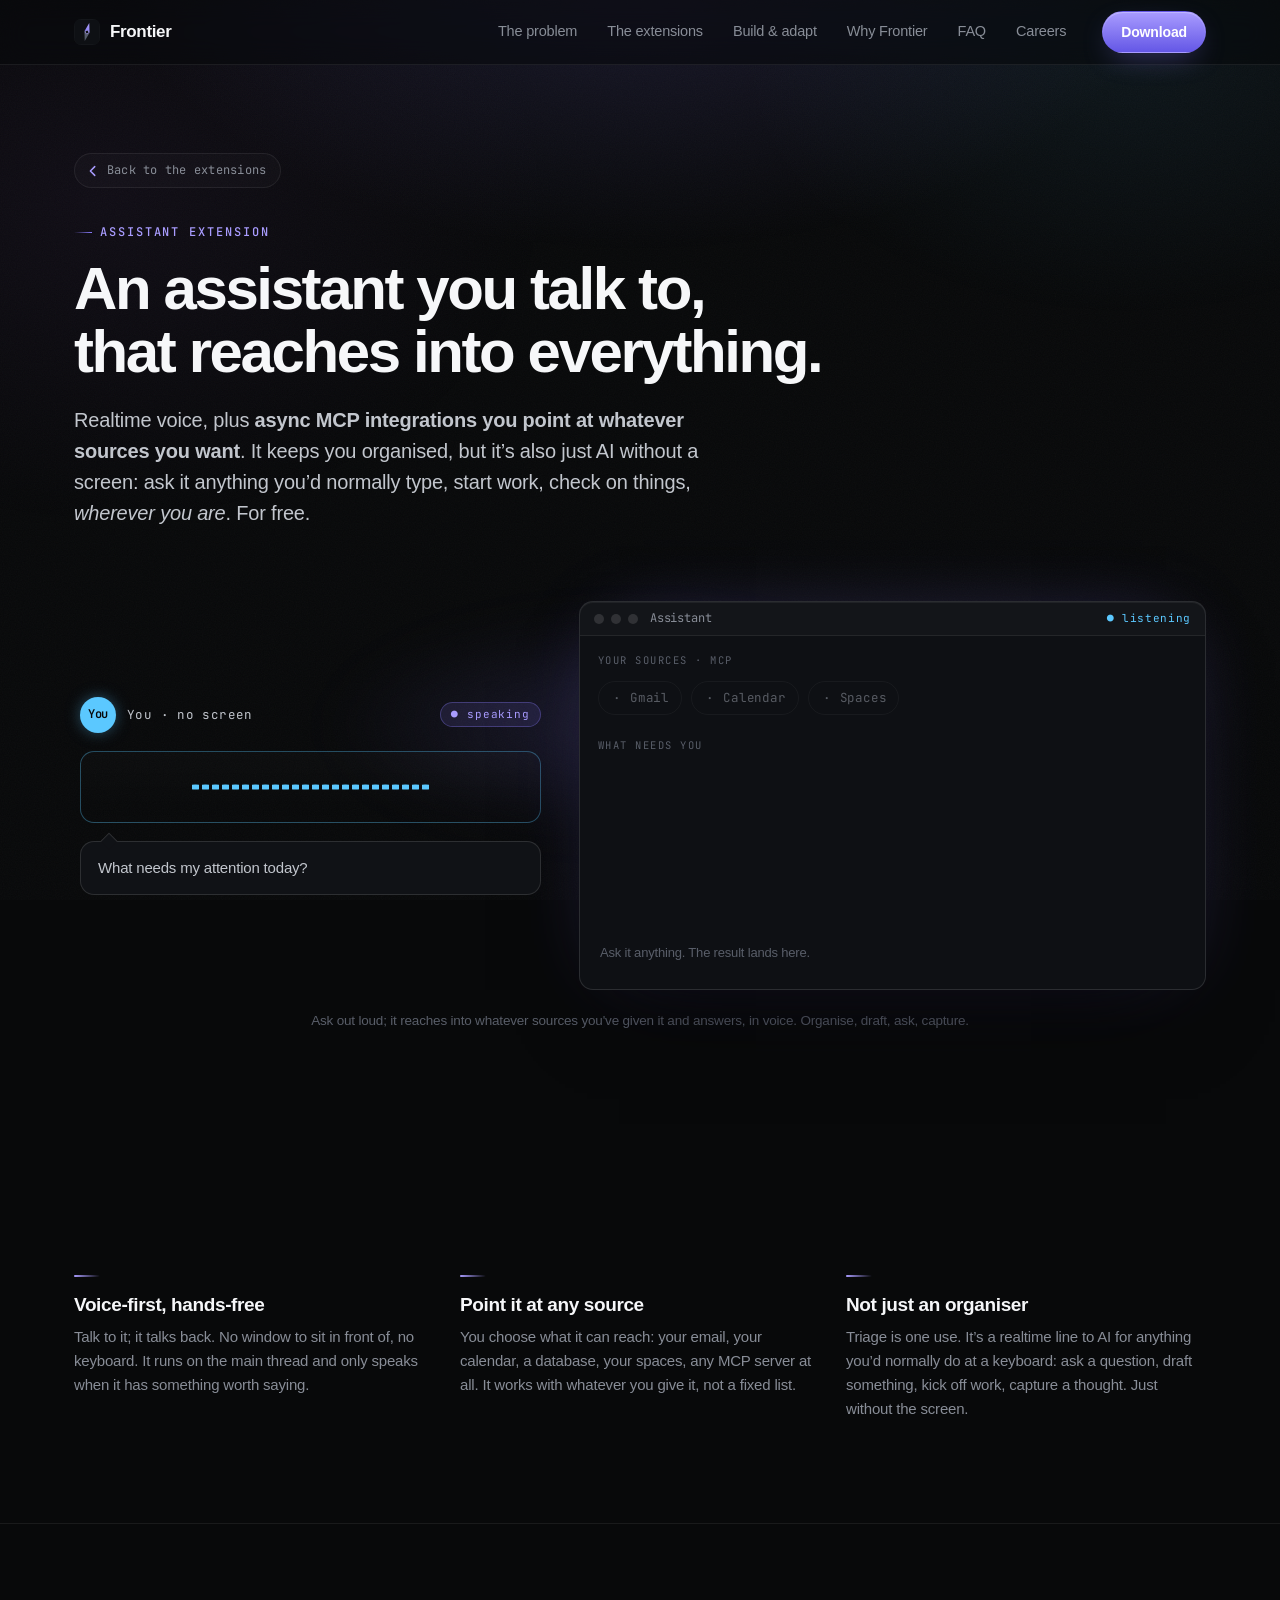
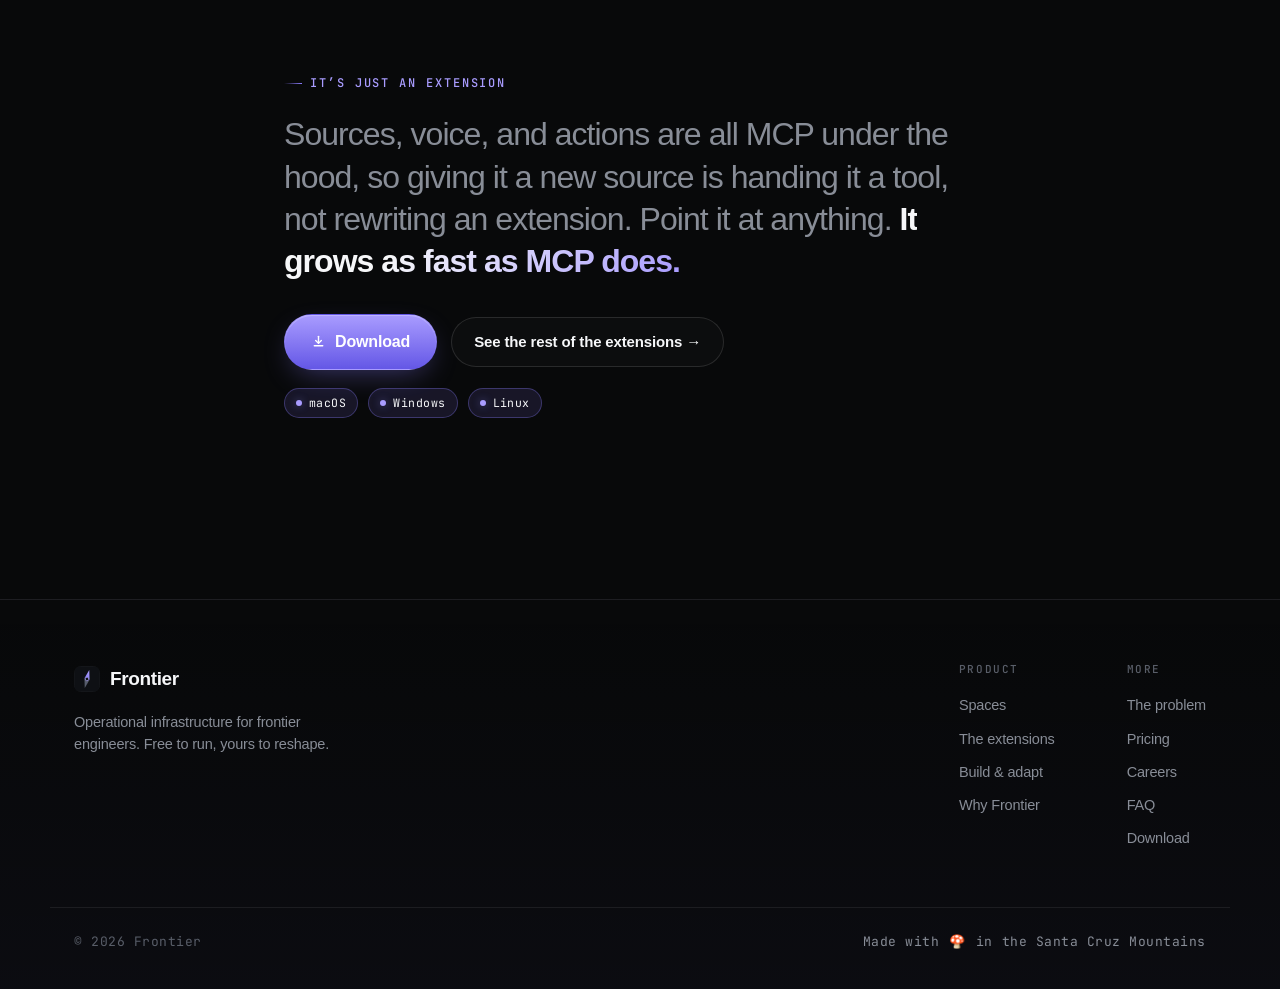
<file: assistant/index.html>
<!DOCTYPE html><html lang="en"> <head><meta charset="UTF-8"><meta name="viewport" content="width=device-width, initial-scale=1.0"><!-- Tag phones before paint so the desktop-download CTA can offer an "open on
         your computer" note instead of a download you can't run on a phone. --><script>
      if (/Mobi|Android|iPhone|iPod/i.test(navigator.userAgent)) {
        document.documentElement.classList.add('is-phone');
      }
    </script><title>Assistant — Frontier</title><meta name="description" content="A realtime voice assistant you point at whatever sources you want. It keeps you organised and does whatever you'd normally do with AI, hands-free and without a screen, wherever you are."><link rel="canonical" href="https://frontierengineer.com/assistant/"><meta name="theme-color" content="#08090a"><link rel="icon" type="image/svg+xml" href="/favicon.svg"><link rel="icon" type="image/png" sizes="32x32" href="/favicon-32.png"><link rel="apple-touch-icon" sizes="180x180" href="/apple-touch-icon.png"><link rel="manifest" href="/site.webmanifest"><meta property="og:type" content="website"><meta property="og:title" content="Assistant — Frontier"><meta property="og:description" content="A realtime voice assistant you point at whatever sources you want. It keeps you organised and does whatever you'd normally do with AI, hands-free and without a screen, wherever you are."><meta property="og:url" content="https://frontierengineer.com/assistant/"><meta property="og:image" content="/og.png"><meta name="twitter:card" content="summary_large_image"><meta name="twitter:title" content="Assistant — Frontier"><meta name="twitter:description" content="A realtime voice assistant you point at whatever sources you want. It keeps you organised and does whatever you'd normally do with AI, hands-free and without a screen, wherever you are."><meta name="twitter:image" content="/og.png"><link rel="preconnect" href="https://api.fontshare.com" crossorigin><link rel="preconnect" href="https://fonts.googleapis.com"><link rel="preconnect" href="https://fonts.gstatic.com" crossorigin><link href="https://api.fontshare.com/v2/css?f[]=general-sans@400,500,600,700&display=swap" rel="stylesheet"><link href="https://fonts.googleapis.com/css2?family=JetBrains+Mono:wght@400;500;600&display=swap" rel="stylesheet"><link rel="stylesheet" href="/_astro/assistant.Bw5Z6QPS.css">
<link rel="stylesheet" href="/_astro/assistant.CYsxO0mL.css">
<style>.xhero[data-astro-cid-bzsrhbdt]{padding-top:clamp(48px,7vw,88px)}.xback[data-astro-cid-bzsrhbdt]{display:flex;align-items:center;gap:7px;width:fit-content;font-family:var(--font-mono);font-size:12px;letter-spacing:.02em;color:var(--text-muted);padding:7px 14px 7px 11px;border:1px solid var(--border);border-radius:999px;background:#ffffff05;margin-bottom:26px;transition:color .2s var(--ease),border-color .2s var(--ease),background .2s var(--ease)}.xback[data-astro-cid-bzsrhbdt]:hover{color:var(--text);border-color:var(--border-accent);background:#ffffff0a}.xback-ic[data-astro-cid-bzsrhbdt]{color:var(--accent-bright);transition:transform .2s var(--ease)}.xback[data-astro-cid-bzsrhbdt]:hover .xback-ic[data-astro-cid-bzsrhbdt]{transform:translate(-2px)}.xhero-title[data-astro-cid-bzsrhbdt]{font-size:clamp(32px,5vw,60px);margin-top:16px;letter-spacing:-.04em}.xhero-lead[data-astro-cid-bzsrhbdt]{font-size:clamp(17px,1.6vw,20px);color:var(--text-dim);max-width:62ch;margin-top:22px;line-height:1.55}.xhero-lead[data-astro-cid-bzsrhbdt] strong{color:var(--text-dim);font-weight:600}.demo-stage[data-astro-cid-bzsrhbdt]{position:relative;margin-top:clamp(40px,6vw,72px)}.demo-glow[data-astro-cid-bzsrhbdt]{position:absolute;left:50%;top:-8%;transform:translate(-50%);width:78%;height:80%;background:radial-gradient(closest-side,rgba(138,124,255,.16),transparent 72%);filter:blur(26px);z-index:-1;pointer-events:none}.demo-cap[data-astro-cid-bzsrhbdt]{text-align:center;color:var(--text-faint);font-size:13.5px;margin-top:20px}.xbeats[data-astro-cid-bzsrhbdt]{padding-block:clamp(48px,8vw,110px)}.xbeats-grid[data-astro-cid-bzsrhbdt]{display:grid;grid-template-columns:repeat(3,1fr);gap:26px}.xbeat[data-astro-cid-bzsrhbdt]{position:relative}.xbeat-mark[data-astro-cid-bzsrhbdt]{display:block;width:26px;height:2px;border-radius:2px;background:linear-gradient(90deg,var(--accent-bright),transparent);margin-bottom:18px}.xbeat[data-astro-cid-bzsrhbdt] h3[data-astro-cid-bzsrhbdt]{font-size:19px;letter-spacing:-.02em}.xbeat[data-astro-cid-bzsrhbdt] p[data-astro-cid-bzsrhbdt]{color:var(--text-muted);font-size:15px;line-height:1.6;margin-top:10px}.xnote[data-astro-cid-bzsrhbdt]{border-top:1px solid var(--border)}.xnote-inner[data-astro-cid-bzsrhbdt]{max-width:760px}.xnote-body[data-astro-cid-bzsrhbdt]{font-family:var(--font-display);font-weight:500;font-size:clamp(22px,3vw,32px);line-height:1.32;letter-spacing:-.03em;color:var(--text-muted);margin-top:20px}.xnote-body[data-astro-cid-bzsrhbdt] .text-grad{font-weight:600}.xnote-cta[data-astro-cid-bzsrhbdt]{margin-top:32px}@media(max-width:760px){.xbeats-grid[data-astro-cid-bzsrhbdt]{grid-template-columns:1fr;gap:32px}}
.dl[data-astro-cid-itgiii2b]{display:flex;flex-direction:column;gap:18px}.dl-align-center[data-astro-cid-itgiii2b]{align-items:center}.dl-align-start[data-astro-cid-itgiii2b]{align-items:flex-start}.dl-actions[data-astro-cid-itgiii2b]{display:flex;gap:14px;flex-wrap:wrap;align-items:center}.dl-align-center[data-astro-cid-itgiii2b] .dl-actions[data-astro-cid-itgiii2b]{justify-content:center}.dl-btn[data-astro-cid-itgiii2b]{gap:9px}.dl-btn-lg[data-astro-cid-itgiii2b]{padding:14px 26px;font-size:16px}.dl-ic[data-astro-cid-itgiii2b]{margin-top:-1px;flex:0 0 auto}.dl-mobile-note[data-astro-cid-itgiii2b]{display:none;max-width:40ch;color:var(--text-muted);font-size:14px;line-height:1.5}.dl-align-center[data-astro-cid-itgiii2b] .dl-mobile-note[data-astro-cid-itgiii2b]{text-align:center}.dl-platforms[data-astro-cid-itgiii2b]{display:flex;flex-wrap:wrap;gap:8px 10px;align-items:center}.dl-align-center[data-astro-cid-itgiii2b] .dl-platforms[data-astro-cid-itgiii2b]{justify-content:center}.dl-plat[data-astro-cid-itgiii2b]{display:inline-flex;align-items:center;gap:7px;font-family:var(--font-mono);font-size:11.5px;letter-spacing:.04em;padding:5px 11px;border:1px solid var(--border);border-radius:999px;background:#ffffff05;white-space:nowrap}.dl-plat-dot[data-astro-cid-itgiii2b]{width:6px;height:6px;border-radius:50%;flex:0 0 auto}.dl-plat[data-astro-cid-itgiii2b].is-ready{border-color:var(--border-accent);background:var(--accent-dim)}.dl-plat[data-astro-cid-itgiii2b].is-ready .dl-plat-name[data-astro-cid-itgiii2b]{color:var(--text)}.dl-plat[data-astro-cid-itgiii2b].is-ready .dl-plat-dot[data-astro-cid-itgiii2b]{background:var(--accent-bright);box-shadow:0 0 8px var(--accent-glow)}.dl-plat-name[data-astro-cid-itgiii2b]{color:var(--text-muted)}@media(max-width:480px){.dl-btn[data-astro-cid-itgiii2b]{display:none}.dl-mobile-note[data-astro-cid-itgiii2b]{display:block}}html.is-phone .dl-btn[data-astro-cid-itgiii2b]{display:none}html.is-phone .dl-mobile-note[data-astro-cid-itgiii2b]{display:block}
</style></head> <body> <header class="nav" data-astro-cid-dmqpwcec> <div class="container nav-inner" data-astro-cid-dmqpwcec> <a class="brand" href="/" aria-label="Frontier home" data-astro-cid-dmqpwcec> <svg class="brand-mark" width="26" height="26" viewBox="0 0 64 64" fill="none" aria-hidden="true" data-astro-cid-dmqpwcec> <defs data-astro-cid-dmqpwcec> <linearGradient id="navg" x1="24" y1="52" x2="42" y2="10" gradientUnits="userSpaceOnUse" data-astro-cid-dmqpwcec> <stop stop-color="#6457e6" data-astro-cid-dmqpwcec></stop> <stop offset="1" stop-color="#b3a8ff" data-astro-cid-dmqpwcec></stop> </linearGradient> </defs> <rect width="64" height="64" rx="15" fill="#0e1014" data-astro-cid-dmqpwcec></rect> <rect x="0.6" y="0.6" width="62.8" height="62.8" rx="14.4" stroke="#ffffff" stroke-opacity="0.08" stroke-width="1.2" data-astro-cid-dmqpwcec></rect> <g transform="rotate(14 32 32)" data-astro-cid-dmqpwcec> <polygon points="32,9 38.5,32 25.5,32" fill="url(#navg)" data-astro-cid-dmqpwcec></polygon> <polygon points="32,55 38.5,32 25.5,32" fill="#565c6b" data-astro-cid-dmqpwcec></polygon> <circle cx="32" cy="32" r="4.2" fill="#0e1014" data-astro-cid-dmqpwcec></circle> <circle cx="32" cy="32" r="4.2" fill="none" stroke="#b3a8ff" stroke-width="1.5" data-astro-cid-dmqpwcec></circle> </g> </svg> <span class="brand-word" data-astro-cid-dmqpwcec>Frontier</span> </a> <nav class="nav-links" aria-label="Primary" data-astro-cid-dmqpwcec> <a href="/#problem" data-astro-cid-dmqpwcec>The problem</a><a href="/#extensions" data-astro-cid-dmqpwcec>The extensions</a><a href="/#adapt" data-astro-cid-dmqpwcec>Build &amp; adapt</a><a href="/#versus" data-astro-cid-dmqpwcec>Why Frontier</a><a href="/#faq" data-astro-cid-dmqpwcec>FAQ</a><a href="/careers" data-astro-cid-dmqpwcec>Careers</a> </nav> <a class="btn btn-primary nav-cta" href="/download" data-cta="download" data-astro-cid-dmqpwcec>Download</a> </div> </header>  <main>  <section class="xhero section" data-astro-cid-bzsrhbdt> <div class="container" data-astro-cid-bzsrhbdt> <a class="xback" href="/#extensions" data-astro-cid-bzsrhbdt> <svg class="xback-ic" width="14" height="14" viewBox="0 0 16 16" fill="none" stroke="currentColor" stroke-width="1.7" stroke-linecap="round" stroke-linejoin="round" aria-hidden="true" data-astro-cid-bzsrhbdt><path d="M10 3 5 8l5 5" data-astro-cid-bzsrhbdt></path></svg>
Back to the extensions
</a> <span class="eyebrow" data-astro-cid-bzsrhbdt>Assistant extension</span> <h1 class="xhero-title" data-astro-cid-bzsrhbdt>An assistant you talk to,<br data-astro-cid-vo5oohh5>that reaches into everything.</h1> <p class="xhero-lead" data-astro-cid-bzsrhbdt>
Realtime voice, plus <strong data-astro-cid-vo5oohh5>async MCP integrations you point at whatever sources you want</strong>.
    It keeps you organised, but it’s also just AI without a screen: ask it anything you’d normally
    type, start work, check on things, <em data-astro-cid-vo5oohh5>wherever you are</em>. For free.
</p> <div class="demo-stage" data-astro-cid-bzsrhbdt> <div class="demo-glow" aria-hidden="true" data-astro-cid-bzsrhbdt></div> <div class="demo-interactive" data-astro-cid-bzsrhbdt>    <style>astro-island,astro-slot,astro-static-slot{display:contents}</style><script>(()=>{var n=(a,t)=>{let i=async()=>{await(await a())()};if(t.value){let e=matchMedia(t.value);e.matches?i():e.addEventListener("change",i,{once:!0})}};(self.Astro||(self.Astro={})).media=n;window.dispatchEvent(new Event("astro:media"));})();</script><script>(()=>{var A=Object.defineProperty;var g=(i,o,a)=>o in i?A(i,o,{enumerable:!0,configurable:!0,writable:!0,value:a}):i[o]=a;var d=(i,o,a)=>g(i,typeof o!="symbol"?o+"":o,a);{let i={0:t=>m(t),1:t=>a(t),2:t=>new RegExp(t),3:t=>new Date(t),4:t=>new Map(a(t)),5:t=>new Set(a(t)),6:t=>BigInt(t),7:t=>new URL(t),8:t=>new Uint8Array(t),9:t=>new Uint16Array(t),10:t=>new Uint32Array(t),11:t=>1/0*t},o=t=>{let[l,e]=t;return l in i?i[l](e):void 0},a=t=>t.map(o),m=t=>typeof t!="object"||t===null?t:Object.fromEntries(Object.entries(t).map(([l,e])=>[l,o(e)]));class y extends HTMLElement{constructor(){super(...arguments);d(this,"Component");d(this,"hydrator");d(this,"hydrate",async()=>{var b;if(!this.hydrator||!this.isConnected)return;let e=(b=this.parentElement)==null?void 0:b.closest("astro-island[ssr]");if(e){e.addEventListener("astro:hydrate",this.hydrate,{once:!0});return}let c=this.querySelectorAll("astro-slot"),n={},h=this.querySelectorAll("template[data-astro-template]");for(let r of h){let s=r.closest(this.tagName);s!=null&&s.isSameNode(this)&&(n[r.getAttribute("data-astro-template")||"default"]=r.innerHTML,r.remove())}for(let r of c){let s=r.closest(this.tagName);s!=null&&s.isSameNode(this)&&(n[r.getAttribute("name")||"default"]=r.innerHTML)}let p;try{p=this.hasAttribute("props")?m(JSON.parse(this.getAttribute("props"))):{}}catch(r){let s=this.getAttribute("component-url")||"<unknown>",v=this.getAttribute("component-export");throw v&&(s+=` (export ${v})`),console.error(`[hydrate] Error parsing props for component ${s}`,this.getAttribute("props"),r),r}let u;await this.hydrator(this)(this.Component,p,n,{client:this.getAttribute("client")}),this.removeAttribute("ssr"),this.dispatchEvent(new CustomEvent("astro:hydrate"))});d(this,"unmount",()=>{this.isConnected||this.dispatchEvent(new CustomEvent("astro:unmount"))})}disconnectedCallback(){document.removeEventListener("astro:after-swap",this.unmount),document.addEventListener("astro:after-swap",this.unmount,{once:!0})}connectedCallback(){if(!this.hasAttribute("await-children")||document.readyState==="interactive"||document.readyState==="complete")this.childrenConnectedCallback();else{let e=()=>{document.removeEventListener("DOMContentLoaded",e),c.disconnect(),this.childrenConnectedCallback()},c=new MutationObserver(()=>{var n;((n=this.lastChild)==null?void 0:n.nodeType)===Node.COMMENT_NODE&&this.lastChild.nodeValue==="astro:end"&&(this.lastChild.remove(),e())});c.observe(this,{childList:!0}),document.addEventListener("DOMContentLoaded",e)}}async childrenConnectedCallback(){let e=this.getAttribute("before-hydration-url");e&&await import(e),this.start()}async start(){let e=JSON.parse(this.getAttribute("opts")),c=this.getAttribute("client");if(Astro[c]===void 0){window.addEventListener(`astro:${c}`,()=>this.start(),{once:!0});return}try{await Astro[c](async()=>{let n=this.getAttribute("renderer-url"),[h,{default:p}]=await Promise.all([import(this.getAttribute("component-url")),n?import(n):()=>()=>{}]),u=this.getAttribute("component-export")||"default";if(!u.includes("."))this.Component=h[u];else{this.Component=h;for(let f of u.split("."))this.Component=this.Component[f]}return this.hydrator=p,this.hydrate},e,this)}catch(n){console.error(`[astro-island] Error hydrating ${this.getAttribute("component-url")}`,n)}}attributeChangedCallback(){this.hydrate()}}d(y,"observedAttributes",["props"]),customElements.get("astro-island")||customElements.define("astro-island",y)}})();</script><astro-island uid="21wpBT" prefix="r1" component-url="/_astro/AssistantDemo.C8RsoqYz.js" component-export="default" renderer-url="/_astro/client.CbHKJimV.js" props="{&quot;data-astro-cid-vo5oohh5&quot;:[0,true]}" ssr client="media" opts="{&quot;name&quot;:&quot;AssistantDemo&quot;,&quot;value&quot;:&quot;(min-width: 860px)&quot;}" await-children><div class="adem" aria-label="Talking to the assistant hands-free"><div class="adem-room"><div class="adem-speaker"><span class="adem-avatar adem-avatar-you">You</span><span class="adem-room-label">You · no screen</span><span class="adem-pill is-voice">● speaking</span></div><div class="adem-wave adem-wave-you is-on" aria-hidden="true"><i style="--peak:0.8417120105808957;animation-delay:0ms"></i><i style="--peak:0.9067060543661969;animation-delay:52ms"></i><i style="--peak:0.5276926530966611;animation-delay:104ms"></i><i style="--peak:0.6484984073632659;animation-delay:156ms"></i><i style="--peak:0.9360884222527479;animation-delay:208ms"></i><i style="--peak:0.757435001853643;animation-delay:260ms"></i><i style="--peak:0.3922605070073061;animation-delay:312ms"></i><i style="--peak:0.8472707047897099;animation-delay:364ms"></i><i style="--peak:0.9032529451414593;animation-delay:416ms"></i><i style="--peak:0.5178409846565983;animation-delay:468ms"></i><i style="--peak:0.6572930887514092;animation-delay:520ms"></i><i style="--peak:0.937170477049954;animation-delay:572ms"></i><i style="--peak:0.7499855525618159;animation-delay:624ms"></i><i style="--peak:0.40260386568036527;animation-delay:676ms"></i><i style="--peak:0.8526803252110273;animation-delay:728ms"></i><i style="--peak:0.8996349344253034;animation-delay:780ms"></i><i style="--peak:0.5079333811823354;animation-delay:832ms"></i><i style="--peak:0.6659924081978033;animation-delay:884ms"></i><i style="--peak:0.9380780409457896;animation-delay:936ms"></i><i style="--peak:0.74241453464441;animation-delay:988ms"></i><i style="--peak:0.4129238699910305;animation-delay:1040ms"></i><i style="--peak:0.8579393423978348;animation-delay:1092ms"></i><i style="--peak:0.895853045127889;animation-delay:1144ms"></i><i style="--peak:0.4979726438231916;animation-delay:1196ms"></i></div><div class="adem-bubble adem-bubble-you">What needs my attention today?</div></div><div class="adem-app"><div class="adem-titlebar"><span class="adem-dots"><i></i><i></i><i></i></span><span class="adem-title">Assistant</span><span class="adem-appstatus is-listening">● listening</span></div><div class="adem-body"><div class="adem-label">Your sources · MCP</div><div class="adem-sources"><span class="adem-src adem-src-idle"><span class="adem-src-mark">·</span>Gmail</span><span class="adem-src adem-src-idle"><span class="adem-src-mark">·</span>Calendar</span><span class="adem-src adem-src-idle"><span class="adem-src-mark">·</span>Spaces</span></div><div class="adem-label adem-label-2">What needs you</div><div class="adem-pris"><div class="adem-pri is-out"><span class="adem-pri-dot"></span><span class="adem-pri-text">Reply to the Acme renewal — terms by EOD</span><span class="adem-tag">Gmail</span></div><div class="adem-pri is-out"><span class="adem-pri-dot"></span><span class="adem-pri-text">Your 2pm board sync has no agenda</span><span class="adem-tag">Calendar</span></div><div class="adem-pri is-out"><span class="adem-pri-dot"></span><span class="adem-pri-text">auth-migration is waiting on your input</span><span class="adem-tag">Spaces</span></div><div class="adem-pri-empty">Ask it anything. The result lands here.</div></div></div></div></div><!--astro:end--></astro-island> </div> <img class="demo-fallback" src="/demos/assistant-demo.png" alt="Talking to the assistant hands-free; it reaches into your sources over MCP and answers by voice, whether you're organising, drafting, or just asking." loading="lazy" data-astro-cid-bzsrhbdt> </div> <p class="demo-cap" data-astro-cid-bzsrhbdt>Ask out loud; it reaches into whatever sources you&#39;ve given it and answers, in voice. Organise, draft, ask, capture.</p> </div> </section> <section class="section xbeats" data-astro-cid-bzsrhbdt> <div class="container" data-astro-cid-bzsrhbdt> <div class="xbeats-grid" data-astro-cid-bzsrhbdt> <article class="xbeat" data-astro-cid-bzsrhbdt> <span class="xbeat-mark" data-astro-cid-bzsrhbdt></span> <h3 data-astro-cid-bzsrhbdt>Voice-first, hands-free</h3> <p data-astro-cid-bzsrhbdt>Talk to it; it talks back. No window to sit in front of, no keyboard. It runs on the main thread and only speaks when it has something worth saying.</p> </article><article class="xbeat" data-astro-cid-bzsrhbdt> <span class="xbeat-mark" data-astro-cid-bzsrhbdt></span> <h3 data-astro-cid-bzsrhbdt>Point it at any source</h3> <p data-astro-cid-bzsrhbdt>You choose what it can reach: your email, your calendar, a database, your spaces, any MCP server at all. It works with whatever you give it, not a fixed list.</p> </article><article class="xbeat" data-astro-cid-bzsrhbdt> <span class="xbeat-mark" data-astro-cid-bzsrhbdt></span> <h3 data-astro-cid-bzsrhbdt>Not just an organiser</h3> <p data-astro-cid-bzsrhbdt>Triage is one use. It’s a realtime line to AI for anything you’d normally do at a keyboard: ask a question, draft something, kick off work, capture a thought. Just without the screen.</p> </article> </div> </div> </section> <section class="section xnote" data-astro-cid-bzsrhbdt> <div class="container xnote-inner" data-astro-cid-bzsrhbdt> <span class="eyebrow" data-astro-cid-bzsrhbdt>It’s just an extension</span> <p class="xnote-body" data-astro-cid-bzsrhbdt>
Sources, voice, and actions are all MCP under the hood, so giving it a new source is handing it a
    tool, not rewriting an extension. Point it at anything. <span class="text-grad" data-astro-cid-vo5oohh5>It grows as fast as MCP does.</span> </p> <div class="xnote-cta" data-astro-cid-bzsrhbdt> <div class="dl dl-hero dl-align-start" data-astro-cid-itgiii2b> <div class="dl-actions" data-astro-cid-itgiii2b> <a class="btn btn-primary dl-btn dl-btn-lg" href="/download" data-cta="download" data-astro-cid-itgiii2b> <svg class="dl-ic" width="15" height="15" viewBox="0 0 16 16" fill="none" stroke="currentColor" stroke-width="1.5" stroke-linecap="round" stroke-linejoin="round" aria-hidden="true" data-astro-cid-itgiii2b> <path d="M8 2.5v7" data-astro-cid-itgiii2b></path> <path d="M5 7l3 3 3-3" data-astro-cid-itgiii2b></path> <path d="M3.5 12.5h9" data-astro-cid-itgiii2b></path> </svg> <span data-astro-cid-itgiii2b>Download</span> </a> <a class="btn btn-ghost dl-secondary" href="/#extensions" data-astro-cid-itgiii2b>See the rest of the extensions →</a> <p class="dl-mobile-note" data-astro-cid-itgiii2b>
Frontier’s desktop app runs on macOS, Windows &amp; Linux — open this page on your computer to
      download.
</p> </div> <div class="dl-platforms" role="list" aria-label="Available platforms" data-astro-cid-itgiii2b> <span class="dl-plat is-ready" role="listitem" data-astro-cid-itgiii2b> <span class="dl-plat-dot" aria-hidden="true" data-astro-cid-itgiii2b></span> <span class="dl-plat-name" data-astro-cid-itgiii2b>macOS</span> </span><span class="dl-plat is-ready" role="listitem" data-astro-cid-itgiii2b> <span class="dl-plat-dot" aria-hidden="true" data-astro-cid-itgiii2b></span> <span class="dl-plat-name" data-astro-cid-itgiii2b>Windows</span> </span><span class="dl-plat is-ready" role="listitem" data-astro-cid-itgiii2b> <span class="dl-plat-dot" aria-hidden="true" data-astro-cid-itgiii2b></span> <span class="dl-plat-name" data-astro-cid-itgiii2b>Linux</span> </span> </div> </div>  </div> </div> </section>  </main> <footer class="footer" data-astro-cid-sz7xmlte> <div class="container footer-inner" data-astro-cid-sz7xmlte> <div class="footer-brand" data-astro-cid-sz7xmlte> <a class="footer-logo" href="/" aria-label="Frontier home" data-astro-cid-sz7xmlte> <svg class="footer-mark" width="26" height="26" viewBox="0 0 64 64" fill="none" aria-hidden="true" data-astro-cid-sz7xmlte> <defs data-astro-cid-sz7xmlte> <linearGradient id="footg" x1="24" y1="52" x2="42" y2="10" gradientUnits="userSpaceOnUse" data-astro-cid-sz7xmlte> <stop stop-color="#6457e6" data-astro-cid-sz7xmlte></stop> <stop offset="1" stop-color="#b3a8ff" data-astro-cid-sz7xmlte></stop> </linearGradient> </defs> <rect width="64" height="64" rx="15" fill="#0e1014" data-astro-cid-sz7xmlte></rect> <rect x="0.6" y="0.6" width="62.8" height="62.8" rx="14.4" stroke="#ffffff" stroke-opacity="0.08" stroke-width="1.2" data-astro-cid-sz7xmlte></rect> <g transform="rotate(14 32 32)" data-astro-cid-sz7xmlte> <polygon points="32,9 38.5,32 25.5,32" fill="url(#footg)" data-astro-cid-sz7xmlte></polygon> <polygon points="32,55 38.5,32 25.5,32" fill="#565c6b" data-astro-cid-sz7xmlte></polygon> <circle cx="32" cy="32" r="4.2" fill="#0e1014" data-astro-cid-sz7xmlte></circle> <circle cx="32" cy="32" r="4.2" fill="none" stroke="#b3a8ff" stroke-width="1.5" data-astro-cid-sz7xmlte></circle> </g> </svg> <span class="brand-word" data-astro-cid-sz7xmlte>Frontier</span> </a> <p data-astro-cid-sz7xmlte>Operational infrastructure for frontier engineers. Free to run, yours to reshape.</p> </div> <nav class="footer-cols" aria-label="Footer" data-astro-cid-sz7xmlte> <div data-astro-cid-sz7xmlte> <h4 data-astro-cid-sz7xmlte>Product</h4> <a href="/spaces" data-astro-cid-sz7xmlte>Spaces</a> <a href="/#extensions" data-astro-cid-sz7xmlte>The extensions</a> <a href="/#adapt" data-astro-cid-sz7xmlte>Build &amp; adapt</a> <a href="/#versus" data-astro-cid-sz7xmlte>Why Frontier</a> </div> <div data-astro-cid-sz7xmlte> <h4 data-astro-cid-sz7xmlte>More</h4> <a href="/#problem" data-astro-cid-sz7xmlte>The problem</a> <a href="/#promise" data-astro-cid-sz7xmlte>Pricing</a> <a href="/careers" data-astro-cid-sz7xmlte>Careers</a> <a href="/#faq" data-astro-cid-sz7xmlte>FAQ</a> <a href="/download" data-cta="download" data-astro-cid-sz7xmlte>Download</a> </div> </nav> </div> <div class="container footer-base" data-astro-cid-sz7xmlte> <span data-astro-cid-sz7xmlte>© 2026 Frontier</span> <span class="footer-made" data-astro-cid-sz7xmlte>Made with <span class="footer-emoji" aria-hidden="true" data-astro-cid-sz7xmlte>🍄</span> in the Santa Cruz Mountains</span> </div> </footer> <script type="module">const s=["🌲","🦭","⛰️","🐈","🌊","🍄","🐬","🥃"],t=document.querySelector(".footer-emoji"),n=window.matchMedia("(prefers-reduced-motion: reduce)").matches;if(t&&!n){let e=[];setInterval(()=>{e.length===0&&(e=[...s].sort(()=>Math.random()-.5),e[0]===t.textContent&&e.push(e.shift())),t.classList.add("is-fading"),setTimeout(()=>{t.textContent=e.shift(),t.classList.remove("is-fading")},900)},5e3)}</script>  </body></html>
</file>
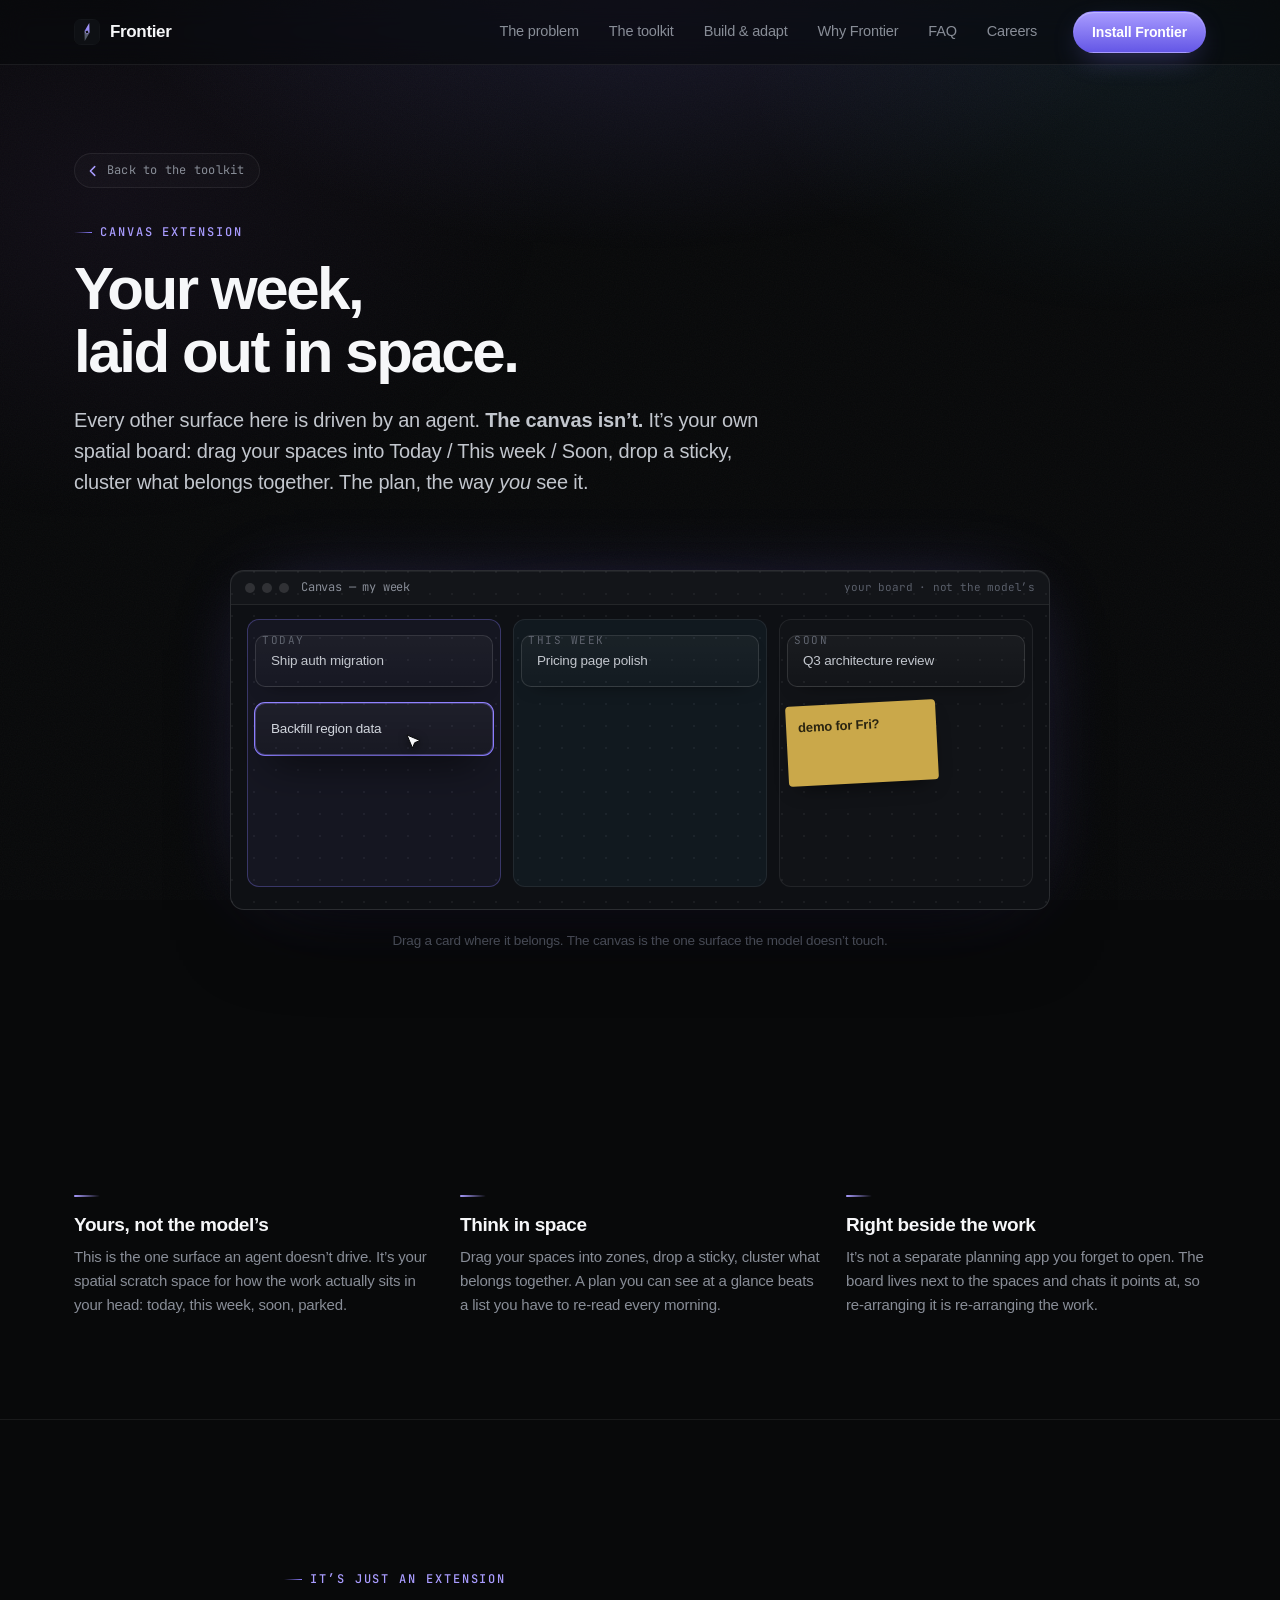
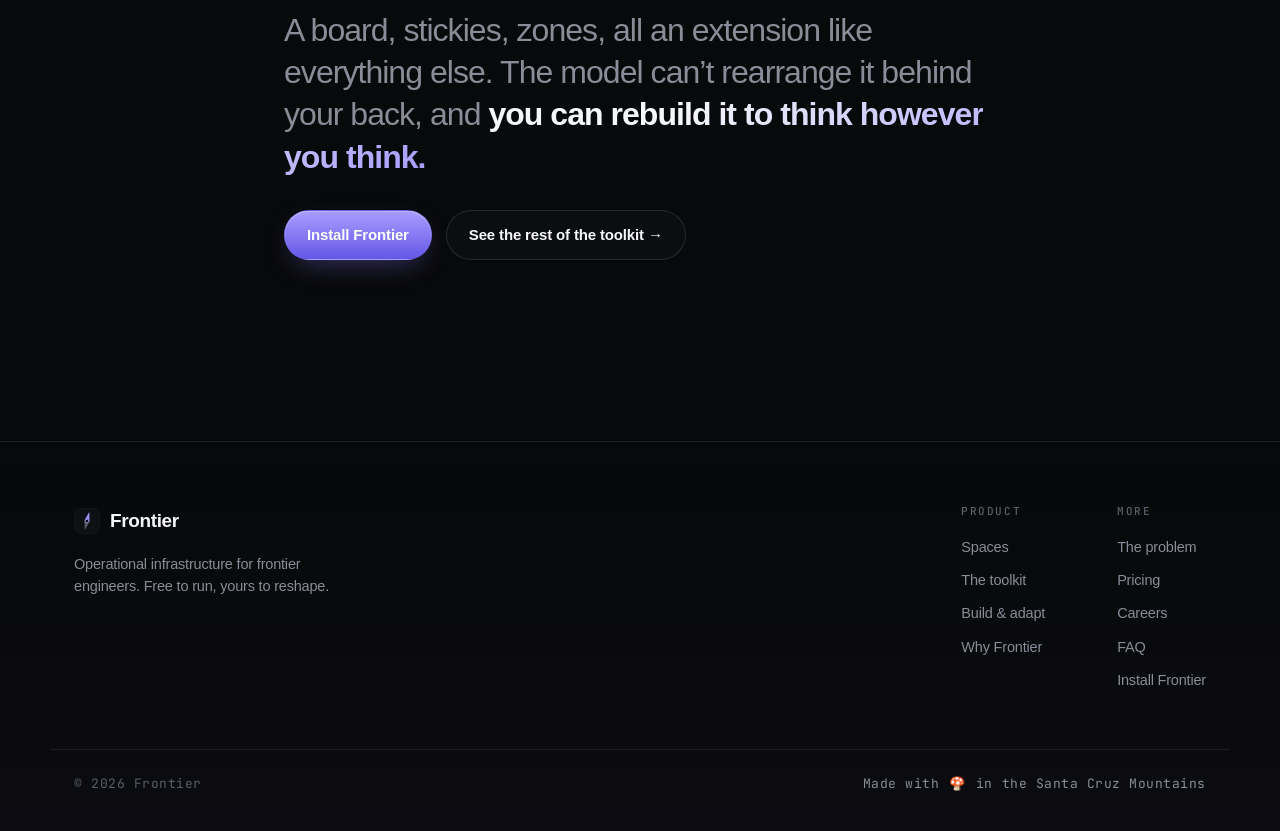
<file: canvas/index.html>
<!DOCTYPE html><html lang="en"> <head><meta charset="UTF-8"><meta name="viewport" content="width=device-width, initial-scale=1.0"><title>Canvas — Frontier</title><meta name="description" content="A spatial planning board that's yours, not the model's. Drag your spaces into Today / This week / Soon, drop stickies, and see your week at a glance."><link rel="canonical" href="https://frontierengineer.com/canvas/"><meta name="theme-color" content="#08090a"><link rel="icon" type="image/svg+xml" href="/favicon.svg"><link rel="icon" type="image/png" sizes="32x32" href="/favicon-32.png"><link rel="apple-touch-icon" sizes="180x180" href="/apple-touch-icon.png"><link rel="manifest" href="/site.webmanifest"><meta property="og:type" content="website"><meta property="og:title" content="Canvas — Frontier"><meta property="og:description" content="A spatial planning board that's yours, not the model's. Drag your spaces into Today / This week / Soon, drop stickies, and see your week at a glance."><meta property="og:url" content="https://frontierengineer.com/canvas/"><meta property="og:image" content="/og.png"><meta name="twitter:card" content="summary_large_image"><meta name="twitter:title" content="Canvas — Frontier"><meta name="twitter:description" content="A spatial planning board that's yours, not the model's. Drag your spaces into Today / This week / Soon, drop stickies, and see your week at a glance."><meta name="twitter:image" content="/og.png"><link rel="preconnect" href="https://api.fontshare.com" crossorigin><link rel="preconnect" href="https://fonts.googleapis.com"><link rel="preconnect" href="https://fonts.gstatic.com" crossorigin><link href="https://api.fontshare.com/v2/css?f[]=general-sans@400,500,600,700&display=swap" rel="stylesheet"><link href="https://fonts.googleapis.com/css2?family=JetBrains+Mono:wght@400;500;600&display=swap" rel="stylesheet"><link rel="stylesheet" href="/_astro/assistant.Bw5Z6QPS.css">
<style>.xhero[data-astro-cid-bzsrhbdt]{padding-top:clamp(48px,7vw,88px)}.xback[data-astro-cid-bzsrhbdt]{display:flex;align-items:center;gap:7px;width:fit-content;font-family:var(--font-mono);font-size:12px;letter-spacing:.02em;color:var(--text-muted);padding:7px 14px 7px 11px;border:1px solid var(--border);border-radius:999px;background:#ffffff05;margin-bottom:26px;transition:color .2s var(--ease),border-color .2s var(--ease),background .2s var(--ease)}.xback[data-astro-cid-bzsrhbdt]:hover{color:var(--text);border-color:var(--border-accent);background:#ffffff0a}.xback-ic[data-astro-cid-bzsrhbdt]{color:var(--accent-bright);transition:transform .2s var(--ease)}.xback[data-astro-cid-bzsrhbdt]:hover .xback-ic[data-astro-cid-bzsrhbdt]{transform:translate(-2px)}.xhero-title[data-astro-cid-bzsrhbdt]{font-size:clamp(32px,5vw,60px);margin-top:16px;letter-spacing:-.04em}.xhero-lead[data-astro-cid-bzsrhbdt]{font-size:clamp(17px,1.6vw,20px);color:var(--text-dim);max-width:62ch;margin-top:22px;line-height:1.55}.xhero-lead[data-astro-cid-bzsrhbdt] strong{color:var(--text-dim);font-weight:600}.demo-stage[data-astro-cid-bzsrhbdt]{position:relative;margin-top:clamp(40px,6vw,72px)}.demo-glow[data-astro-cid-bzsrhbdt]{position:absolute;left:50%;top:-8%;transform:translate(-50%);width:78%;height:80%;background:radial-gradient(closest-side,rgba(138,124,255,.16),transparent 72%);filter:blur(26px);z-index:-1;pointer-events:none}.demo-cap[data-astro-cid-bzsrhbdt]{text-align:center;color:var(--text-faint);font-size:13.5px;margin-top:20px}.xbeats[data-astro-cid-bzsrhbdt]{padding-block:clamp(48px,8vw,110px)}.xbeats-grid[data-astro-cid-bzsrhbdt]{display:grid;grid-template-columns:repeat(3,1fr);gap:26px}.xbeat[data-astro-cid-bzsrhbdt]{position:relative}.xbeat-mark[data-astro-cid-bzsrhbdt]{display:block;width:26px;height:2px;border-radius:2px;background:linear-gradient(90deg,var(--accent-bright),transparent);margin-bottom:18px}.xbeat[data-astro-cid-bzsrhbdt] h3[data-astro-cid-bzsrhbdt]{font-size:19px;letter-spacing:-.02em}.xbeat[data-astro-cid-bzsrhbdt] p[data-astro-cid-bzsrhbdt]{color:var(--text-muted);font-size:15px;line-height:1.6;margin-top:10px}.xnote[data-astro-cid-bzsrhbdt]{border-top:1px solid var(--border)}.xnote-inner[data-astro-cid-bzsrhbdt]{max-width:760px}.xnote-body[data-astro-cid-bzsrhbdt]{font-family:var(--font-display);font-weight:500;font-size:clamp(22px,3vw,32px);line-height:1.32;letter-spacing:-.03em;color:var(--text-muted);margin-top:20px}.xnote-body[data-astro-cid-bzsrhbdt] .text-grad{font-weight:600}.xnote-cta[data-astro-cid-bzsrhbdt]{display:flex;gap:14px;margin-top:32px;flex-wrap:wrap}@media(max-width:760px){.xbeats-grid[data-astro-cid-bzsrhbdt]{grid-template-columns:1fr;gap:32px}}
.cvd{width:100%;display:flex;justify-content:center;user-select:none}.cvd-board{position:relative;width:820px;max-width:100%;height:340px;border-radius:14px;background:radial-gradient(circle at 1px 1px,rgba(255,255,255,.05) 1px,transparent 0) 0 0 / 22px 22px,var(--bg-card);border:1px solid var(--border-strong);overflow:hidden;box-shadow:0 1px #ffffff0f inset,0 40px 90px -40px #000000e6,0 0 80px -36px var(--accent-glow)}.cvd-toolbar{display:flex;align-items:center;gap:12px;height:34px;padding:0 14px;border-bottom:1px solid var(--border);background:#ffffff05}.cvd-dots{display:flex;gap:7px}.cvd-dots i{width:10px;height:10px;border-radius:50%;background:var(--border-strong)}.cvd-tool{font-family:var(--font-mono);font-size:12px;color:var(--text-muted)}.cvd-hint{margin-left:auto;font-family:var(--font-mono);font-size:11px;color:var(--text-faint)}.cvd-zone{position:absolute;top:48px;height:268px;width:254px;border-radius:12px;border:1px solid var(--border)}.cvd-zone span{position:absolute;top:12px;left:14px;font-family:var(--font-mono);font-size:11px;letter-spacing:.14em;color:var(--text-faint)}.cvd-zone-today{left:16px;background:#8a7cff0f;border-color:var(--border-accent)}.cvd-zone-week{left:282px;background:#5bc8ff0d}.cvd-zone-soon{left:548px;background:#ffffff04}.cvd-card{position:absolute;width:238px;min-height:52px;display:flex;align-items:center;padding:0 15px;border-radius:10px;background:linear-gradient(180deg,#ffffff0a,#ffffff03);border:1px solid var(--border-strong);font-size:13.5px;font-weight:500;color:var(--text-dim);box-shadow:0 8px 20px -14px #000c}.cvd-card-move{z-index:5;border-color:var(--border-accent);transition:transform 1s var(--ease),box-shadow .3s var(--ease),top .3s var(--ease)}.cvd-card-move.is-grab{box-shadow:0 18px 40px -16px #000000e6,0 0 0 1px var(--accent)}.cvd-card-move.is-grab{filter:brightness(1.08)}.cvd-sticky{position:absolute;width:150px;height:80px;padding:12px;border-radius:4px;background:#caa84a;color:#2a2410;font-size:13px;font-weight:600;box-shadow:0 10px 22px -12px #000c;transform:rotate(-3deg)}.cvd-cursor{position:absolute;top:0;left:0;z-index:10;transition:transform 1s var(--ease);filter:drop-shadow(0 2px 4px rgba(0,0,0,.6));pointer-events:none}.cvd-cursor.is-grab{transform-origin:0 0}@media(prefers-reduced-motion:reduce){.cvd-card-move,.cvd-cursor{transition:none!important}}.xhero-lead[data-astro-cid-2vbamkcv] em[data-astro-cid-2vbamkcv]{color:var(--text-dim);font-style:italic}
</style></head> <body> <header class="nav" data-astro-cid-dmqpwcec> <div class="container nav-inner" data-astro-cid-dmqpwcec> <a class="brand" href="/" aria-label="Frontier home" data-astro-cid-dmqpwcec> <svg class="brand-mark" width="26" height="26" viewBox="0 0 64 64" fill="none" aria-hidden="true" data-astro-cid-dmqpwcec> <defs data-astro-cid-dmqpwcec> <linearGradient id="navg" x1="24" y1="52" x2="42" y2="10" gradientUnits="userSpaceOnUse" data-astro-cid-dmqpwcec> <stop stop-color="#6457e6" data-astro-cid-dmqpwcec></stop> <stop offset="1" stop-color="#b3a8ff" data-astro-cid-dmqpwcec></stop> </linearGradient> </defs> <rect width="64" height="64" rx="15" fill="#0e1014" data-astro-cid-dmqpwcec></rect> <rect x="0.6" y="0.6" width="62.8" height="62.8" rx="14.4" stroke="#ffffff" stroke-opacity="0.08" stroke-width="1.2" data-astro-cid-dmqpwcec></rect> <g transform="rotate(14 32 32)" data-astro-cid-dmqpwcec> <polygon points="32,9 38.5,32 25.5,32" fill="url(#navg)" data-astro-cid-dmqpwcec></polygon> <polygon points="32,55 38.5,32 25.5,32" fill="#565c6b" data-astro-cid-dmqpwcec></polygon> <circle cx="32" cy="32" r="4.2" fill="#0e1014" data-astro-cid-dmqpwcec></circle> <circle cx="32" cy="32" r="4.2" fill="none" stroke="#b3a8ff" stroke-width="1.5" data-astro-cid-dmqpwcec></circle> </g> </svg> <span class="brand-word" data-astro-cid-dmqpwcec>Frontier</span> </a> <nav class="nav-links" aria-label="Primary" data-astro-cid-dmqpwcec> <a href="/#problem" data-astro-cid-dmqpwcec>The problem</a><a href="/#extensions" data-astro-cid-dmqpwcec>The toolkit</a><a href="/#adapt" data-astro-cid-dmqpwcec>Build &amp; adapt</a><a href="/#versus" data-astro-cid-dmqpwcec>Why Frontier</a><a href="/#faq" data-astro-cid-dmqpwcec>FAQ</a><a href="/careers" data-astro-cid-dmqpwcec>Careers</a> </nav> <a class="btn btn-primary nav-cta" href="/install" data-astro-cid-dmqpwcec>Install Frontier</a> </div> </header>  <main>  <section class="xhero section" data-astro-cid-bzsrhbdt> <div class="container" data-astro-cid-bzsrhbdt> <a class="xback" href="/#extensions" data-astro-cid-bzsrhbdt> <svg class="xback-ic" width="14" height="14" viewBox="0 0 16 16" fill="none" stroke="currentColor" stroke-width="1.7" stroke-linecap="round" stroke-linejoin="round" aria-hidden="true" data-astro-cid-bzsrhbdt><path d="M10 3 5 8l5 5" data-astro-cid-bzsrhbdt></path></svg>
Back to the toolkit
</a> <span class="eyebrow" data-astro-cid-bzsrhbdt>Canvas extension</span> <h1 class="xhero-title" data-astro-cid-bzsrhbdt>Your week,<br data-astro-cid-2vbamkcv>laid out in space.</h1> <p class="xhero-lead" data-astro-cid-bzsrhbdt>
Every other surface here is driven by an agent. <strong data-astro-cid-2vbamkcv>The canvas isn’t.</strong> It’s your own
    spatial board: drag your spaces into Today / This week / Soon, drop a sticky, cluster what
    belongs together. The plan, the way <em data-astro-cid-2vbamkcv>you</em> see it.
</p> <div class="demo-stage" data-astro-cid-bzsrhbdt> <div class="demo-glow" aria-hidden="true" data-astro-cid-bzsrhbdt></div> <div class="demo-interactive" data-astro-cid-bzsrhbdt>    <style>astro-island,astro-slot,astro-static-slot{display:contents}</style><script>(()=>{var n=(a,t)=>{let i=async()=>{await(await a())()};if(t.value){let e=matchMedia(t.value);e.matches?i():e.addEventListener("change",i,{once:!0})}};(self.Astro||(self.Astro={})).media=n;window.dispatchEvent(new Event("astro:media"));})();</script><script>(()=>{var A=Object.defineProperty;var g=(i,o,a)=>o in i?A(i,o,{enumerable:!0,configurable:!0,writable:!0,value:a}):i[o]=a;var d=(i,o,a)=>g(i,typeof o!="symbol"?o+"":o,a);{let i={0:t=>m(t),1:t=>a(t),2:t=>new RegExp(t),3:t=>new Date(t),4:t=>new Map(a(t)),5:t=>new Set(a(t)),6:t=>BigInt(t),7:t=>new URL(t),8:t=>new Uint8Array(t),9:t=>new Uint16Array(t),10:t=>new Uint32Array(t),11:t=>1/0*t},o=t=>{let[l,e]=t;return l in i?i[l](e):void 0},a=t=>t.map(o),m=t=>typeof t!="object"||t===null?t:Object.fromEntries(Object.entries(t).map(([l,e])=>[l,o(e)]));class y extends HTMLElement{constructor(){super(...arguments);d(this,"Component");d(this,"hydrator");d(this,"hydrate",async()=>{var b;if(!this.hydrator||!this.isConnected)return;let e=(b=this.parentElement)==null?void 0:b.closest("astro-island[ssr]");if(e){e.addEventListener("astro:hydrate",this.hydrate,{once:!0});return}let c=this.querySelectorAll("astro-slot"),n={},h=this.querySelectorAll("template[data-astro-template]");for(let r of h){let s=r.closest(this.tagName);s!=null&&s.isSameNode(this)&&(n[r.getAttribute("data-astro-template")||"default"]=r.innerHTML,r.remove())}for(let r of c){let s=r.closest(this.tagName);s!=null&&s.isSameNode(this)&&(n[r.getAttribute("name")||"default"]=r.innerHTML)}let p;try{p=this.hasAttribute("props")?m(JSON.parse(this.getAttribute("props"))):{}}catch(r){let s=this.getAttribute("component-url")||"<unknown>",v=this.getAttribute("component-export");throw v&&(s+=` (export ${v})`),console.error(`[hydrate] Error parsing props for component ${s}`,this.getAttribute("props"),r),r}let u;await this.hydrator(this)(this.Component,p,n,{client:this.getAttribute("client")}),this.removeAttribute("ssr"),this.dispatchEvent(new CustomEvent("astro:hydrate"))});d(this,"unmount",()=>{this.isConnected||this.dispatchEvent(new CustomEvent("astro:unmount"))})}disconnectedCallback(){document.removeEventListener("astro:after-swap",this.unmount),document.addEventListener("astro:after-swap",this.unmount,{once:!0})}connectedCallback(){if(!this.hasAttribute("await-children")||document.readyState==="interactive"||document.readyState==="complete")this.childrenConnectedCallback();else{let e=()=>{document.removeEventListener("DOMContentLoaded",e),c.disconnect(),this.childrenConnectedCallback()},c=new MutationObserver(()=>{var n;((n=this.lastChild)==null?void 0:n.nodeType)===Node.COMMENT_NODE&&this.lastChild.nodeValue==="astro:end"&&(this.lastChild.remove(),e())});c.observe(this,{childList:!0}),document.addEventListener("DOMContentLoaded",e)}}async childrenConnectedCallback(){let e=this.getAttribute("before-hydration-url");e&&await import(e),this.start()}async start(){let e=JSON.parse(this.getAttribute("opts")),c=this.getAttribute("client");if(Astro[c]===void 0){window.addEventListener(`astro:${c}`,()=>this.start(),{once:!0});return}try{await Astro[c](async()=>{let n=this.getAttribute("renderer-url"),[h,{default:p}]=await Promise.all([import(this.getAttribute("component-url")),n?import(n):()=>()=>{}]),u=this.getAttribute("component-export")||"default";if(!u.includes("."))this.Component=h[u];else{this.Component=h;for(let f of u.split("."))this.Component=this.Component[f]}return this.hydrator=p,this.hydrate},e,this)}catch(n){console.error(`[astro-island] Error hydrating ${this.getAttribute("component-url")}`,n)}}attributeChangedCallback(){this.hydrate()}}d(y,"observedAttributes",["props"]),customElements.get("astro-island")||customElements.define("astro-island",y)}})();</script><astro-island uid="1geKmN" prefix="r1" component-url="/_astro/CanvasDemo.Bx-rAjGa.js" component-export="default" renderer-url="/_astro/client.CbHKJimV.js" props="{&quot;data-astro-cid-2vbamkcv&quot;:[0,true]}" ssr client="media" opts="{&quot;name&quot;:&quot;CanvasDemo&quot;,&quot;value&quot;:&quot;(min-width: 860px)&quot;}" await-children><div class="cvd" aria-label="Arranging your own planning board"><div class="cvd-board"><div class="cvd-toolbar"><span class="cvd-dots"><i></i><i></i><i></i></span><span class="cvd-tool">Canvas — my week</span><span class="cvd-hint">your board · not the model’s</span></div><div class="cvd-zone cvd-zone-today"><span>TODAY</span></div><div class="cvd-zone cvd-zone-week"><span>THIS WEEK</span></div><div class="cvd-zone cvd-zone-soon"><span>SOON</span></div><div class="cvd-card" style="left:24px;top:64px">Ship auth migration</div><div class="cvd-card" style="left:290px;top:64px">Pricing page polish</div><div class="cvd-card" style="left:556px;top:64px">Q3 architecture review</div><div class="cvd-sticky" style="left:556px;top:132px">demo for Fri?</div><div class="cvd-card cvd-card-move " style="left:24px;top:132px;transform:translateX(266px)">Backfill region data</div><svg class="cvd-cursor " style="transform:translate(440px, 282px)" width="20" height="20" viewBox="0 0 20 20" aria-hidden="true"><path d="M2 2l5.5 13 2.2-5.3 5.3-2.2z" fill="#f6f7f9" stroke="#08090a" stroke-width="1" stroke-linejoin="round"></path></svg></div></div><!--astro:end--></astro-island> </div> <img class="demo-fallback" src="/demos/canvas-demo.png" alt="A spatial planning board with Today / This week / Soon zones, cards, and a sticky note being arranged." loading="lazy" data-astro-cid-bzsrhbdt> </div> <p class="demo-cap" data-astro-cid-bzsrhbdt>Drag a card where it belongs. The canvas is the one surface the model doesn’t touch.</p> </div> </section> <section class="section xbeats" data-astro-cid-bzsrhbdt> <div class="container" data-astro-cid-bzsrhbdt> <div class="xbeats-grid" data-astro-cid-bzsrhbdt> <article class="xbeat" data-astro-cid-bzsrhbdt> <span class="xbeat-mark" data-astro-cid-bzsrhbdt></span> <h3 data-astro-cid-bzsrhbdt>Yours, not the model’s</h3> <p data-astro-cid-bzsrhbdt>This is the one surface an agent doesn’t drive. It’s your spatial scratch space for how the work actually sits in your head: today, this week, soon, parked.</p> </article><article class="xbeat" data-astro-cid-bzsrhbdt> <span class="xbeat-mark" data-astro-cid-bzsrhbdt></span> <h3 data-astro-cid-bzsrhbdt>Think in space</h3> <p data-astro-cid-bzsrhbdt>Drag your spaces into zones, drop a sticky, cluster what belongs together. A plan you can see at a glance beats a list you have to re-read every morning.</p> </article><article class="xbeat" data-astro-cid-bzsrhbdt> <span class="xbeat-mark" data-astro-cid-bzsrhbdt></span> <h3 data-astro-cid-bzsrhbdt>Right beside the work</h3> <p data-astro-cid-bzsrhbdt>It’s not a separate planning app you forget to open. The board lives next to the spaces and chats it points at, so re-arranging it is re-arranging the work.</p> </article> </div> </div> </section> <section class="section xnote" data-astro-cid-bzsrhbdt> <div class="container xnote-inner" data-astro-cid-bzsrhbdt> <span class="eyebrow" data-astro-cid-bzsrhbdt>It’s just an extension</span> <p class="xnote-body" data-astro-cid-bzsrhbdt>
A board, stickies, zones, all an extension like everything else. The model can’t rearrange it
    behind your back, and <span class="text-grad" data-astro-cid-2vbamkcv>you can rebuild it to think however you think.</span> </p> <div class="xnote-cta" data-astro-cid-bzsrhbdt> <a class="btn btn-primary" href="/install" data-astro-cid-bzsrhbdt>Install Frontier</a> <a class="btn btn-ghost" href="/#extensions" data-astro-cid-bzsrhbdt>See the rest of the toolkit →</a> </div> </div> </section>  </main> <footer class="footer" data-astro-cid-sz7xmlte> <div class="container footer-inner" data-astro-cid-sz7xmlte> <div class="footer-brand" data-astro-cid-sz7xmlte> <a class="footer-logo" href="/" aria-label="Frontier home" data-astro-cid-sz7xmlte> <svg class="footer-mark" width="26" height="26" viewBox="0 0 64 64" fill="none" aria-hidden="true" data-astro-cid-sz7xmlte> <defs data-astro-cid-sz7xmlte> <linearGradient id="footg" x1="24" y1="52" x2="42" y2="10" gradientUnits="userSpaceOnUse" data-astro-cid-sz7xmlte> <stop stop-color="#6457e6" data-astro-cid-sz7xmlte></stop> <stop offset="1" stop-color="#b3a8ff" data-astro-cid-sz7xmlte></stop> </linearGradient> </defs> <rect width="64" height="64" rx="15" fill="#0e1014" data-astro-cid-sz7xmlte></rect> <rect x="0.6" y="0.6" width="62.8" height="62.8" rx="14.4" stroke="#ffffff" stroke-opacity="0.08" stroke-width="1.2" data-astro-cid-sz7xmlte></rect> <g transform="rotate(14 32 32)" data-astro-cid-sz7xmlte> <polygon points="32,9 38.5,32 25.5,32" fill="url(#footg)" data-astro-cid-sz7xmlte></polygon> <polygon points="32,55 38.5,32 25.5,32" fill="#565c6b" data-astro-cid-sz7xmlte></polygon> <circle cx="32" cy="32" r="4.2" fill="#0e1014" data-astro-cid-sz7xmlte></circle> <circle cx="32" cy="32" r="4.2" fill="none" stroke="#b3a8ff" stroke-width="1.5" data-astro-cid-sz7xmlte></circle> </g> </svg> <span class="brand-word" data-astro-cid-sz7xmlte>Frontier</span> </a> <p data-astro-cid-sz7xmlte>Operational infrastructure for frontier engineers. Free to run, yours to reshape.</p> </div> <nav class="footer-cols" aria-label="Footer" data-astro-cid-sz7xmlte> <div data-astro-cid-sz7xmlte> <h4 data-astro-cid-sz7xmlte>Product</h4> <a href="/spaces" data-astro-cid-sz7xmlte>Spaces</a> <a href="/#extensions" data-astro-cid-sz7xmlte>The toolkit</a> <a href="/#adapt" data-astro-cid-sz7xmlte>Build &amp; adapt</a> <a href="/#versus" data-astro-cid-sz7xmlte>Why Frontier</a> </div> <div data-astro-cid-sz7xmlte> <h4 data-astro-cid-sz7xmlte>More</h4> <a href="/#problem" data-astro-cid-sz7xmlte>The problem</a> <a href="/#promise" data-astro-cid-sz7xmlte>Pricing</a> <a href="/careers" data-astro-cid-sz7xmlte>Careers</a> <a href="/#faq" data-astro-cid-sz7xmlte>FAQ</a> <a href="/install" data-astro-cid-sz7xmlte>Install Frontier</a> </div> </nav> </div> <div class="container footer-base" data-astro-cid-sz7xmlte> <span data-astro-cid-sz7xmlte>© 2026 Frontier</span> <span class="footer-made" data-astro-cid-sz7xmlte>Made with <span class="footer-emoji" aria-hidden="true" data-astro-cid-sz7xmlte>🍄</span> in the Santa Cruz Mountains</span> </div> </footer> <script type="module">const s=["🌲","🦭","⛰️","🐈","🌊","🍄","🐬","🥃"],t=document.querySelector(".footer-emoji"),n=window.matchMedia("(prefers-reduced-motion: reduce)").matches;if(t&&!n){let e=[];setInterval(()=>{e.length===0&&(e=[...s].sort(()=>Math.random()-.5),e[0]===t.textContent&&e.push(e.shift())),t.classList.add("is-fading"),setTimeout(()=>{t.textContent=e.shift(),t.classList.remove("is-fading")},900)},5e3)}</script>  </body></html>
</file>
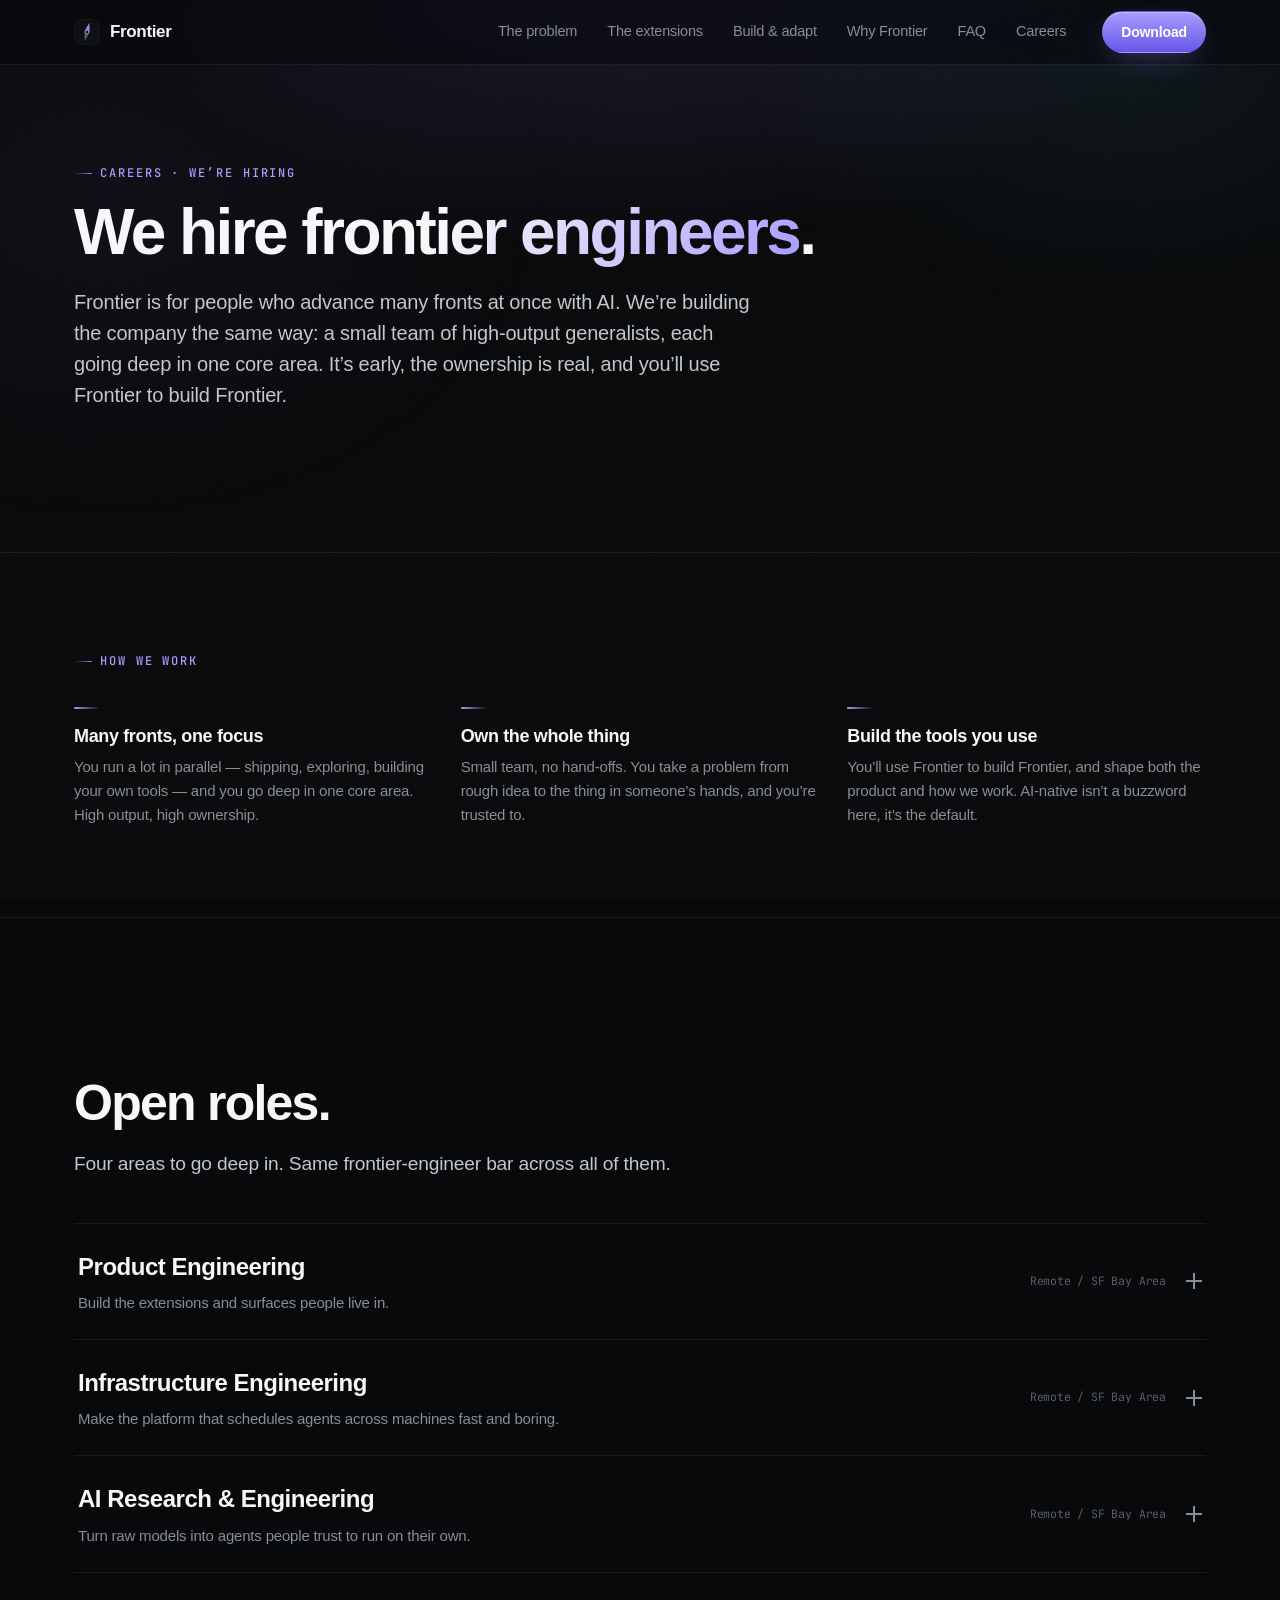
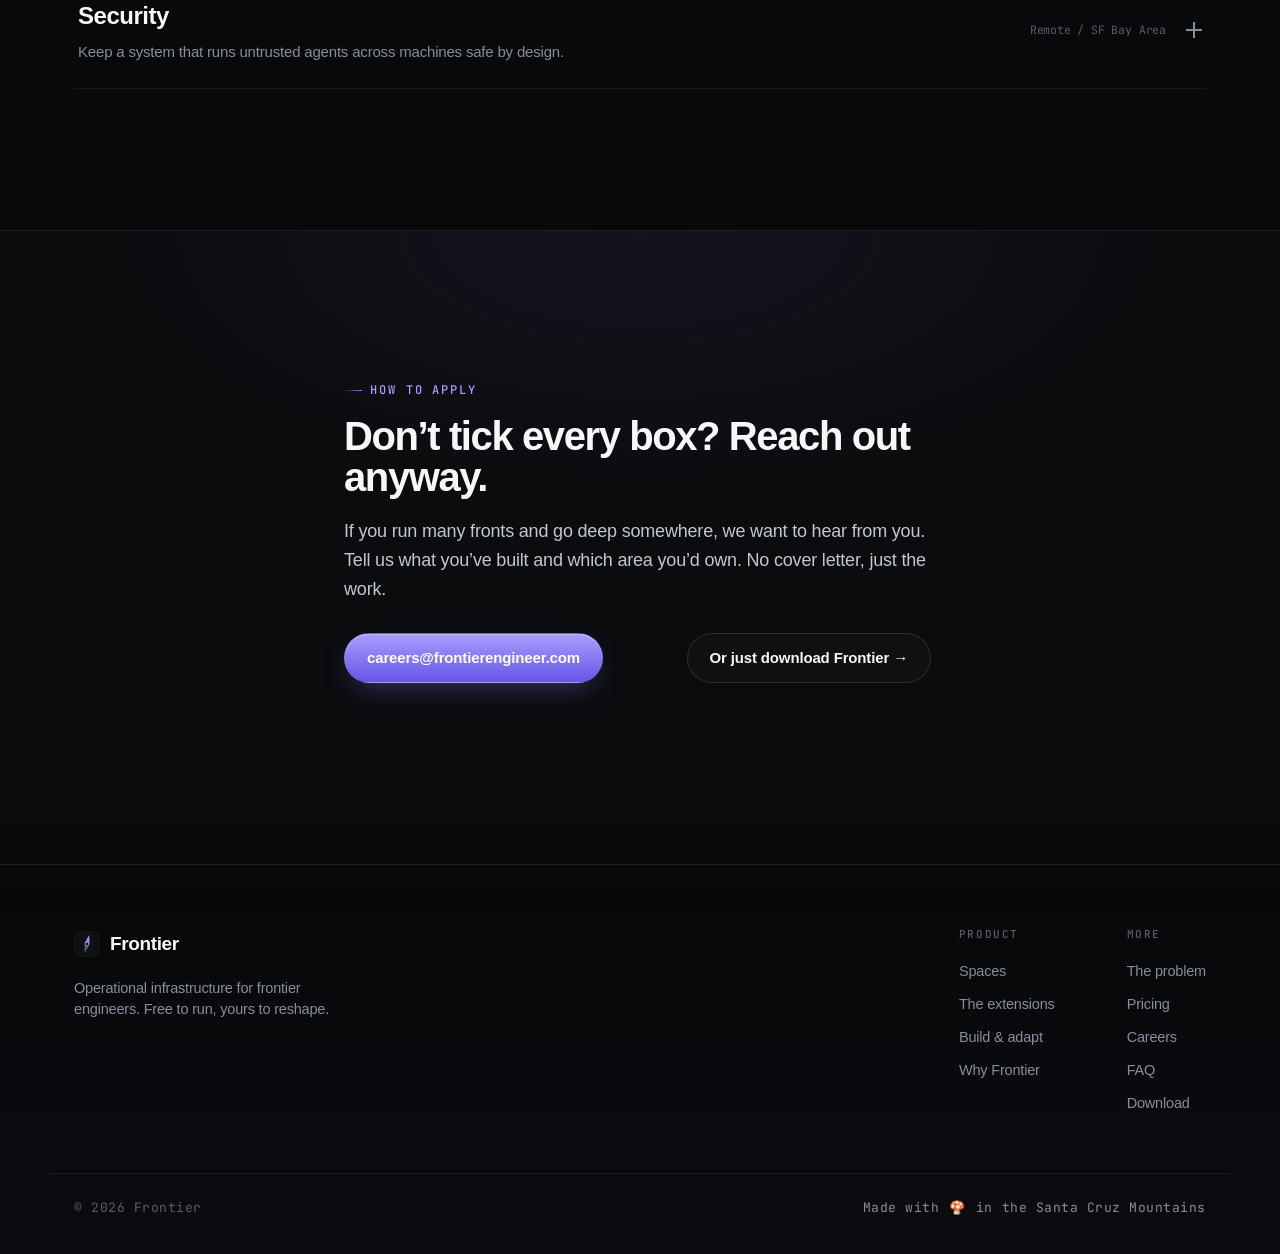
<file: careers/index.html>
<!DOCTYPE html><html lang="en"> <head><meta charset="UTF-8"><meta name="viewport" content="width=device-width, initial-scale=1.0"><!-- Tag phones before paint so the desktop-download CTA can offer an "open on
         your computer" note instead of a download you can't run on a phone. --><script>
      if (/Mobi|Android|iPhone|iPod/i.test(navigator.userAgent)) {
        document.documentElement.classList.add('is-phone');
      }
    </script><title>Careers — Frontier</title><meta name="description" content="We're hiring frontier engineers: high-output generalists who go deep in one core area. Product and infrastructure engineering, AI research and engineering, and security."><link rel="canonical" href="https://frontierengineer.com/careers/"><meta name="theme-color" content="#08090a"><link rel="icon" type="image/svg+xml" href="/favicon.svg"><link rel="icon" type="image/png" sizes="32x32" href="/favicon-32.png"><link rel="apple-touch-icon" sizes="180x180" href="/apple-touch-icon.png"><link rel="manifest" href="/site.webmanifest"><meta property="og:type" content="website"><meta property="og:title" content="Careers — Frontier"><meta property="og:description" content="We're hiring frontier engineers: high-output generalists who go deep in one core area. Product and infrastructure engineering, AI research and engineering, and security."><meta property="og:url" content="https://frontierengineer.com/careers/"><meta property="og:image" content="/og.png"><meta name="twitter:card" content="summary_large_image"><meta name="twitter:title" content="Careers — Frontier"><meta name="twitter:description" content="We're hiring frontier engineers: high-output generalists who go deep in one core area. Product and infrastructure engineering, AI research and engineering, and security."><meta name="twitter:image" content="/og.png"><link rel="preconnect" href="https://api.fontshare.com" crossorigin><link rel="preconnect" href="https://fonts.googleapis.com"><link rel="preconnect" href="https://fonts.gstatic.com" crossorigin><link href="https://api.fontshare.com/v2/css?f[]=general-sans@400,500,600,700&display=swap" rel="stylesheet"><link href="https://fonts.googleapis.com/css2?family=JetBrains+Mono:wght@400;500;600&display=swap" rel="stylesheet"><link rel="stylesheet" href="/_astro/assistant.Bw5Z6QPS.css">
<link rel="stylesheet" href="/_astro/careers.CQClQJbm.css"></head> <body> <header class="nav" data-astro-cid-dmqpwcec> <div class="container nav-inner" data-astro-cid-dmqpwcec> <a class="brand" href="/" aria-label="Frontier home" data-astro-cid-dmqpwcec> <svg class="brand-mark" width="26" height="26" viewBox="0 0 64 64" fill="none" aria-hidden="true" data-astro-cid-dmqpwcec> <defs data-astro-cid-dmqpwcec> <linearGradient id="navg" x1="24" y1="52" x2="42" y2="10" gradientUnits="userSpaceOnUse" data-astro-cid-dmqpwcec> <stop stop-color="#6457e6" data-astro-cid-dmqpwcec></stop> <stop offset="1" stop-color="#b3a8ff" data-astro-cid-dmqpwcec></stop> </linearGradient> </defs> <rect width="64" height="64" rx="15" fill="#0e1014" data-astro-cid-dmqpwcec></rect> <rect x="0.6" y="0.6" width="62.8" height="62.8" rx="14.4" stroke="#ffffff" stroke-opacity="0.08" stroke-width="1.2" data-astro-cid-dmqpwcec></rect> <g transform="rotate(14 32 32)" data-astro-cid-dmqpwcec> <polygon points="32,9 38.5,32 25.5,32" fill="url(#navg)" data-astro-cid-dmqpwcec></polygon> <polygon points="32,55 38.5,32 25.5,32" fill="#565c6b" data-astro-cid-dmqpwcec></polygon> <circle cx="32" cy="32" r="4.2" fill="#0e1014" data-astro-cid-dmqpwcec></circle> <circle cx="32" cy="32" r="4.2" fill="none" stroke="#b3a8ff" stroke-width="1.5" data-astro-cid-dmqpwcec></circle> </g> </svg> <span class="brand-word" data-astro-cid-dmqpwcec>Frontier</span> </a> <nav class="nav-links" aria-label="Primary" data-astro-cid-dmqpwcec> <a href="/#problem" data-astro-cid-dmqpwcec>The problem</a><a href="/#extensions" data-astro-cid-dmqpwcec>The extensions</a><a href="/#adapt" data-astro-cid-dmqpwcec>Build &amp; adapt</a><a href="/#versus" data-astro-cid-dmqpwcec>Why Frontier</a><a href="/#faq" data-astro-cid-dmqpwcec>FAQ</a><a href="/careers" data-astro-cid-dmqpwcec>Careers</a> </nav> <a class="btn btn-primary nav-cta" href="/download" data-cta="download" data-astro-cid-dmqpwcec>Download</a> </div> </header>  <main>  <section class="cr-hero section" data-astro-cid-2pjcwduj> <div class="container" data-astro-cid-2pjcwduj> <span class="eyebrow" data-astro-cid-2pjcwduj>Careers · we’re hiring</span> <h1 class="cr-title" data-astro-cid-2pjcwduj>We hire <span class="text-grad" data-astro-cid-2pjcwduj>frontier engineers</span>.</h1> <p class="cr-lead" data-astro-cid-2pjcwduj>
Frontier is for people who advance many fronts at once with AI. We’re building the company the
        same way: a small team of high-output generalists, each going deep in one core area. It’s
        early, the ownership is real, and you’ll use Frontier to build Frontier.
</p> </div> </section> <section class="section cr-ethos" data-astro-cid-2pjcwduj> <div class="container" data-astro-cid-2pjcwduj> <span class="eyebrow" data-astro-cid-2pjcwduj>How we work</span> <div class="cr-ethos-grid" data-astro-cid-2pjcwduj> <div class="cr-ethos-item" data-astro-cid-2pjcwduj> <span class="cr-ethos-mark" data-astro-cid-2pjcwduj></span> <h3 data-astro-cid-2pjcwduj>Many fronts, one focus</h3> <p data-astro-cid-2pjcwduj>You run a lot in parallel — shipping, exploring, building your own tools — and you go deep in one core area. High output, high ownership.</p> </div><div class="cr-ethos-item" data-astro-cid-2pjcwduj> <span class="cr-ethos-mark" data-astro-cid-2pjcwduj></span> <h3 data-astro-cid-2pjcwduj>Own the whole thing</h3> <p data-astro-cid-2pjcwduj>Small team, no hand-offs. You take a problem from rough idea to the thing in someone’s hands, and you’re trusted to.</p> </div><div class="cr-ethos-item" data-astro-cid-2pjcwduj> <span class="cr-ethos-mark" data-astro-cid-2pjcwduj></span> <h3 data-astro-cid-2pjcwduj>Build the tools you use</h3> <p data-astro-cid-2pjcwduj>You’ll use Frontier to build Frontier, and shape both the product and how we work. AI-native isn’t a buzzword here, it’s the default.</p> </div> </div> </div> </section> <section id="roles" class="section cr-roles" data-astro-cid-2pjcwduj> <div class="container" data-astro-cid-2pjcwduj> <h2 class="section-title" data-astro-cid-2pjcwduj>Open roles.</h2> <p class="section-lead" data-astro-cid-2pjcwduj>Four areas to go deep in. Same frontier-engineer bar across all of them.</p> <div class="cr-list" data-astro-cid-2pjcwduj> <details class="cr-role" id="product" data-astro-cid-2pjcwduj> <summary data-astro-cid-2pjcwduj> <span class="cr-role-head" data-astro-cid-2pjcwduj> <span class="cr-role-title" data-astro-cid-2pjcwduj>Product Engineering</span> <span class="cr-role-sum" data-astro-cid-2pjcwduj>Build the extensions and surfaces people live in.</span> </span> <span class="cr-role-loc" data-astro-cid-2pjcwduj>Remote / SF Bay Area</span> <span class="cr-role-ic" aria-hidden="true" data-astro-cid-2pjcwduj></span> </summary> <div class="cr-role-body" data-astro-cid-2pjcwduj> <p class="cr-role-intro" data-astro-cid-2pjcwduj>You’ll build what people actually touch — Spaces, the editor, the extensions they reach for daily — and own each one from rough idea to the thing in someone’s hands.</p> <span class="cr-sub" data-astro-cid-2pjcwduj>What you’ll own</span> <ul data-astro-cid-2pjcwduj><li data-astro-cid-2pjcwduj>Design and ship product extensions and core UI, prototype to production, often solo.</li><li data-astro-cid-2pjcwduj>Turn fuzzy problems into shipped features fast, then sharpen them with real use.</li><li data-astro-cid-2pjcwduj>Sweat interaction, latency, and the feel of a tool people use all day.</li><li data-astro-cid-2pjcwduj>Use Frontier to build Frontier, and feed what’s missing back into the platform.</li></ul> <span class="cr-sub" data-astro-cid-2pjcwduj>You might be a good fit if</span> <ul data-astro-cid-2pjcwduj><li data-astro-cid-2pjcwduj>You’ve owned real features end to end, and people liked using them.</li><li data-astro-cid-2pjcwduj>You’re fluent in TypeScript and React (or pick up a stack in a weekend).</li><li data-astro-cid-2pjcwduj>You hold craft and pace at once, and know when to trade one for the other.</li><li data-astro-cid-2pjcwduj>You run several things in parallel without losing the thread.</li></ul> <span class="cr-sub" data-astro-cid-2pjcwduj>Bonus</span> <ul data-astro-cid-2pjcwduj><li data-astro-cid-2pjcwduj>Developer tools, IDEs, or extension systems.</li><li data-astro-cid-2pjcwduj>Taking a product 0→1 at a small company.</li></ul> <span class="cr-apply-wrap" data-astro-cid-2pjcwduj> <a class="cr-apply-link" data-copy-email href="mailto:careers@frontierengineer.com?subject=Application%3A%20Product%20Engineering" data-astro-cid-2pjcwduj>
Apply <span aria-hidden="true" data-astro-cid-2pjcwduj>→</span> </a> <span class="cr-copied" aria-hidden="true" data-astro-cid-2pjcwduj>Copied careers@frontierengineer.com ✓</span> </span> </div> </details><details class="cr-role" id="infra" data-astro-cid-2pjcwduj> <summary data-astro-cid-2pjcwduj> <span class="cr-role-head" data-astro-cid-2pjcwduj> <span class="cr-role-title" data-astro-cid-2pjcwduj>Infrastructure Engineering</span> <span class="cr-role-sum" data-astro-cid-2pjcwduj>Make the platform that schedules agents across machines fast and boring.</span> </span> <span class="cr-role-loc" data-astro-cid-2pjcwduj>Remote / SF Bay Area</span> <span class="cr-role-ic" aria-hidden="true" data-astro-cid-2pjcwduj></span> </summary> <div class="cr-role-body" data-astro-cid-2pjcwduj> <p class="cr-role-intro" data-astro-cid-2pjcwduj>You’ll own the host: the scheduler, the session and workspace model, the daemon on every machine, and the typed bus everything rides. The part that has to just hold.</p> <span class="cr-sub" data-astro-cid-2pjcwduj>What you’ll own</span> <ul data-astro-cid-2pjcwduj><li data-astro-cid-2pjcwduj>Scheduling and dispatch: many sessions across a machine pool, queued and routed without the user thinking about it.</li><li data-astro-cid-2pjcwduj>The worker daemon and the machine / workspace model — connection, health, isolation.</li><li data-astro-cid-2pjcwduj>The message bus and persistence every extension depends on.</li><li data-astro-cid-2pjcwduj>Reliability, latency, and the failure modes of running agents across a fleet.</li></ul> <span class="cr-sub" data-astro-cid-2pjcwduj>You might be a good fit if</span> <ul data-astro-cid-2pjcwduj><li data-astro-cid-2pjcwduj>You’ve built systems other people relied on, and you think in failure modes and backpressure.</li><li data-astro-cid-2pjcwduj>You like infrastructure that disappears, the part people stop thinking about because it holds.</li><li data-astro-cid-2pjcwduj>You’re comfortable across Node/TS, sockets, processes, and containers.</li><li data-astro-cid-2pjcwduj>You go deep on systems while keeping many fronts moving.</li></ul> <span class="cr-sub" data-astro-cid-2pjcwduj>Bonus</span> <ul data-astro-cid-2pjcwduj><li data-astro-cid-2pjcwduj>Scheduling/orchestration, real-time systems, or multi-tenant isolation.</li></ul> <span class="cr-apply-wrap" data-astro-cid-2pjcwduj> <a class="cr-apply-link" data-copy-email href="mailto:careers@frontierengineer.com?subject=Application%3A%20Infrastructure%20Engineering" data-astro-cid-2pjcwduj>
Apply <span aria-hidden="true" data-astro-cid-2pjcwduj>→</span> </a> <span class="cr-copied" aria-hidden="true" data-astro-cid-2pjcwduj>Copied careers@frontierengineer.com ✓</span> </span> </div> </details><details class="cr-role" id="ai" data-astro-cid-2pjcwduj> <summary data-astro-cid-2pjcwduj> <span class="cr-role-head" data-astro-cid-2pjcwduj> <span class="cr-role-title" data-astro-cid-2pjcwduj>AI Research &amp; Engineering</span> <span class="cr-role-sum" data-astro-cid-2pjcwduj>Turn raw models into agents people trust to run on their own.</span> </span> <span class="cr-role-loc" data-astro-cid-2pjcwduj>Remote / SF Bay Area</span> <span class="cr-role-ic" aria-hidden="true" data-astro-cid-2pjcwduj></span> </summary> <div class="cr-role-body" data-astro-cid-2pjcwduj> <p class="cr-role-intro" data-astro-cid-2pjcwduj>You’ll own the brain — how Frontier drives LLMs into useful, steerable, multi-step work: the agent loop, the prompting, the evals, and the “thickening” that makes a turn worth more.</p> <span class="cr-sub" data-astro-cid-2pjcwduj>What you’ll own</span> <ul data-astro-cid-2pjcwduj><li data-astro-cid-2pjcwduj>The agent loop: planning, tool use over MCP, spawning subagents, returning at the right moment.</li><li data-astro-cid-2pjcwduj>Information-boundary work — more done per turn, fewer interruptions.</li><li data-astro-cid-2pjcwduj>Evals and guardrails: knowing an agent is good, and catching when it drifts.</li><li data-astro-cid-2pjcwduj>Provider-agnostic model integration (Claude, GPT, Gemini, local), getting the best from each.</li></ul> <span class="cr-sub" data-astro-cid-2pjcwduj>You might be a good fit if</span> <ul data-astro-cid-2pjcwduj><li data-astro-cid-2pjcwduj>You’ve built LLM systems that worked in the real world, not just demos.</li><li data-astro-cid-2pjcwduj>You’re equal parts researcher and engineer — you prototype, measure, and ship.</li><li data-astro-cid-2pjcwduj>You have strong intuitions for prompting, tool use, and agent design.</li><li data-astro-cid-2pjcwduj>You read the field weekly and fold the best ideas in fast.</li></ul> <span class="cr-sub" data-astro-cid-2pjcwduj>Bonus</span> <ul data-astro-cid-2pjcwduj><li data-astro-cid-2pjcwduj>Eval design, fine-tuning/RL, multi-agent systems, or speech (STT/TTS).</li></ul> <span class="cr-apply-wrap" data-astro-cid-2pjcwduj> <a class="cr-apply-link" data-copy-email href="mailto:careers@frontierengineer.com?subject=Application%3A%20AI%20Research%20%26%20Engineering" data-astro-cid-2pjcwduj>
Apply <span aria-hidden="true" data-astro-cid-2pjcwduj>→</span> </a> <span class="cr-copied" aria-hidden="true" data-astro-cid-2pjcwduj>Copied careers@frontierengineer.com ✓</span> </span> </div> </details><details class="cr-role" id="security" data-astro-cid-2pjcwduj> <summary data-astro-cid-2pjcwduj> <span class="cr-role-head" data-astro-cid-2pjcwduj> <span class="cr-role-title" data-astro-cid-2pjcwduj>Security</span> <span class="cr-role-sum" data-astro-cid-2pjcwduj>Keep a system that runs untrusted agents across machines safe by design.</span> </span> <span class="cr-role-loc" data-astro-cid-2pjcwduj>Remote / SF Bay Area</span> <span class="cr-role-ic" aria-hidden="true" data-astro-cid-2pjcwduj></span> </summary> <div class="cr-role-body" data-astro-cid-2pjcwduj> <p class="cr-role-intro" data-astro-cid-2pjcwduj>Frontier runs AI agents that execute real code on real machines. You’ll own making that safe — isolation, the trust model, and the failure cases nobody else is thinking about yet.</p> <span class="cr-sub" data-astro-cid-2pjcwduj>What you’ll own</span> <ul data-astro-cid-2pjcwduj><li data-astro-cid-2pjcwduj>The isolation and sandbox model for agent-generated code and workspace boundaries.</li><li data-astro-cid-2pjcwduj>The trust and permission model across machines, providers, and extensions.</li><li data-astro-cid-2pjcwduj>Threat modeling for agentic systems: prompt injection, tool abuse, supply chain, exfiltration.</li><li data-astro-cid-2pjcwduj>Secure defaults baked into the platform and the extension API, not bolted on.</li></ul> <span class="cr-sub" data-astro-cid-2pjcwduj>You might be a good fit if</span> <ul data-astro-cid-2pjcwduj><li data-astro-cid-2pjcwduj>You’ve done security engineering on real systems, not just audits.</li><li data-astro-cid-2pjcwduj>You think like an attacker and build like an engineer.</li><li data-astro-cid-2pjcwduj>You’re comfortable with the weird new threat surface of AI agents.</li><li data-astro-cid-2pjcwduj>You move at startup pace without lowering the bar.</li></ul> <span class="cr-sub" data-astro-cid-2pjcwduj>Bonus</span> <ul data-astro-cid-2pjcwduj><li data-astro-cid-2pjcwduj>Sandboxing/containers, AppSec, or AI/agent security research.</li></ul> <span class="cr-apply-wrap" data-astro-cid-2pjcwduj> <a class="cr-apply-link" data-copy-email href="mailto:careers@frontierengineer.com?subject=Application%3A%20Security" data-astro-cid-2pjcwduj>
Apply <span aria-hidden="true" data-astro-cid-2pjcwduj>→</span> </a> <span class="cr-copied" aria-hidden="true" data-astro-cid-2pjcwduj>Copied careers@frontierengineer.com ✓</span> </span> </div> </details> </div> </div> </section> <section class="section cr-apply" data-astro-cid-2pjcwduj> <div class="container cr-apply-inner" data-astro-cid-2pjcwduj> <span class="eyebrow" data-astro-cid-2pjcwduj>How to apply</span> <h2 class="cr-apply-title" data-astro-cid-2pjcwduj>Don’t tick every box? Reach out anyway.</h2> <p class="cr-apply-lead" data-astro-cid-2pjcwduj>
If you run many fronts and go deep somewhere, we want to hear from you. Tell us what you’ve
        built and which area you’d own. No cover letter, just the work.
</p> <div class="cr-apply-cta" data-astro-cid-2pjcwduj> <span class="cr-apply-wrap" data-astro-cid-2pjcwduj> <a class="btn btn-primary" data-copy-email href="mailto:careers@frontierengineer.com?subject=Application" data-astro-cid-2pjcwduj>careers@frontierengineer.com</a> <span class="cr-copied" aria-hidden="true" data-astro-cid-2pjcwduj>Copied ✓</span> </span> <a class="btn btn-ghost" href="/download" data-cta="download" data-astro-cid-2pjcwduj>Or just download Frontier →</a> </div> </div> </section>  </main> <footer class="footer" data-astro-cid-sz7xmlte> <div class="container footer-inner" data-astro-cid-sz7xmlte> <div class="footer-brand" data-astro-cid-sz7xmlte> <a class="footer-logo" href="/" aria-label="Frontier home" data-astro-cid-sz7xmlte> <svg class="footer-mark" width="26" height="26" viewBox="0 0 64 64" fill="none" aria-hidden="true" data-astro-cid-sz7xmlte> <defs data-astro-cid-sz7xmlte> <linearGradient id="footg" x1="24" y1="52" x2="42" y2="10" gradientUnits="userSpaceOnUse" data-astro-cid-sz7xmlte> <stop stop-color="#6457e6" data-astro-cid-sz7xmlte></stop> <stop offset="1" stop-color="#b3a8ff" data-astro-cid-sz7xmlte></stop> </linearGradient> </defs> <rect width="64" height="64" rx="15" fill="#0e1014" data-astro-cid-sz7xmlte></rect> <rect x="0.6" y="0.6" width="62.8" height="62.8" rx="14.4" stroke="#ffffff" stroke-opacity="0.08" stroke-width="1.2" data-astro-cid-sz7xmlte></rect> <g transform="rotate(14 32 32)" data-astro-cid-sz7xmlte> <polygon points="32,9 38.5,32 25.5,32" fill="url(#footg)" data-astro-cid-sz7xmlte></polygon> <polygon points="32,55 38.5,32 25.5,32" fill="#565c6b" data-astro-cid-sz7xmlte></polygon> <circle cx="32" cy="32" r="4.2" fill="#0e1014" data-astro-cid-sz7xmlte></circle> <circle cx="32" cy="32" r="4.2" fill="none" stroke="#b3a8ff" stroke-width="1.5" data-astro-cid-sz7xmlte></circle> </g> </svg> <span class="brand-word" data-astro-cid-sz7xmlte>Frontier</span> </a> <p data-astro-cid-sz7xmlte>Operational infrastructure for frontier engineers. Free to run, yours to reshape.</p> </div> <nav class="footer-cols" aria-label="Footer" data-astro-cid-sz7xmlte> <div data-astro-cid-sz7xmlte> <h4 data-astro-cid-sz7xmlte>Product</h4> <a href="/spaces" data-astro-cid-sz7xmlte>Spaces</a> <a href="/#extensions" data-astro-cid-sz7xmlte>The extensions</a> <a href="/#adapt" data-astro-cid-sz7xmlte>Build &amp; adapt</a> <a href="/#versus" data-astro-cid-sz7xmlte>Why Frontier</a> </div> <div data-astro-cid-sz7xmlte> <h4 data-astro-cid-sz7xmlte>More</h4> <a href="/#problem" data-astro-cid-sz7xmlte>The problem</a> <a href="/#promise" data-astro-cid-sz7xmlte>Pricing</a> <a href="/careers" data-astro-cid-sz7xmlte>Careers</a> <a href="/#faq" data-astro-cid-sz7xmlte>FAQ</a> <a href="/download" data-cta="download" data-astro-cid-sz7xmlte>Download</a> </div> </nav> </div> <div class="container footer-base" data-astro-cid-sz7xmlte> <span data-astro-cid-sz7xmlte>© 2026 Frontier</span> <span class="footer-made" data-astro-cid-sz7xmlte>Made with <span class="footer-emoji" aria-hidden="true" data-astro-cid-sz7xmlte>🍄</span> in the Santa Cruz Mountains</span> </div> </footer> <script type="module">const s=["🌲","🦭","⛰️","🐈","🌊","🍄","🐬","🥃"],t=document.querySelector(".footer-emoji"),n=window.matchMedia("(prefers-reduced-motion: reduce)").matches;if(t&&!n){let e=[];setInterval(()=>{e.length===0&&(e=[...s].sort(()=>Math.random()-.5),e[0]===t.textContent&&e.push(e.shift())),t.classList.add("is-fading"),setTimeout(()=>{t.textContent=e.shift(),t.classList.remove("is-fading")},900)},5e3)}</script>  </body></html> <script type="module">const i="careers@frontierengineer.com";function a(t){return navigator.clipboard&&window.isSecureContext?navigator.clipboard.writeText(t).then(()=>!0).catch(()=>r(t)):Promise.resolve(r(t))}function r(t){const e=document.createElement("textarea");e.value=t,e.style.position="fixed",e.style.opacity="0",document.body.appendChild(e),e.focus(),e.select();let o=!1;try{o=document.execCommand("copy")}catch{o=!1}return document.body.removeChild(e),o}document.querySelectorAll("[data-copy-email]").forEach(t=>{let e;t.addEventListener("click",()=>{a(i).then(o=>{if(!o)return;const c=t.closest(".cr-apply-wrap");c&&(c.classList.add("is-copied"),clearTimeout(e),e=window.setTimeout(()=>c.classList.remove("is-copied"),2200))})})});</script>
</file>
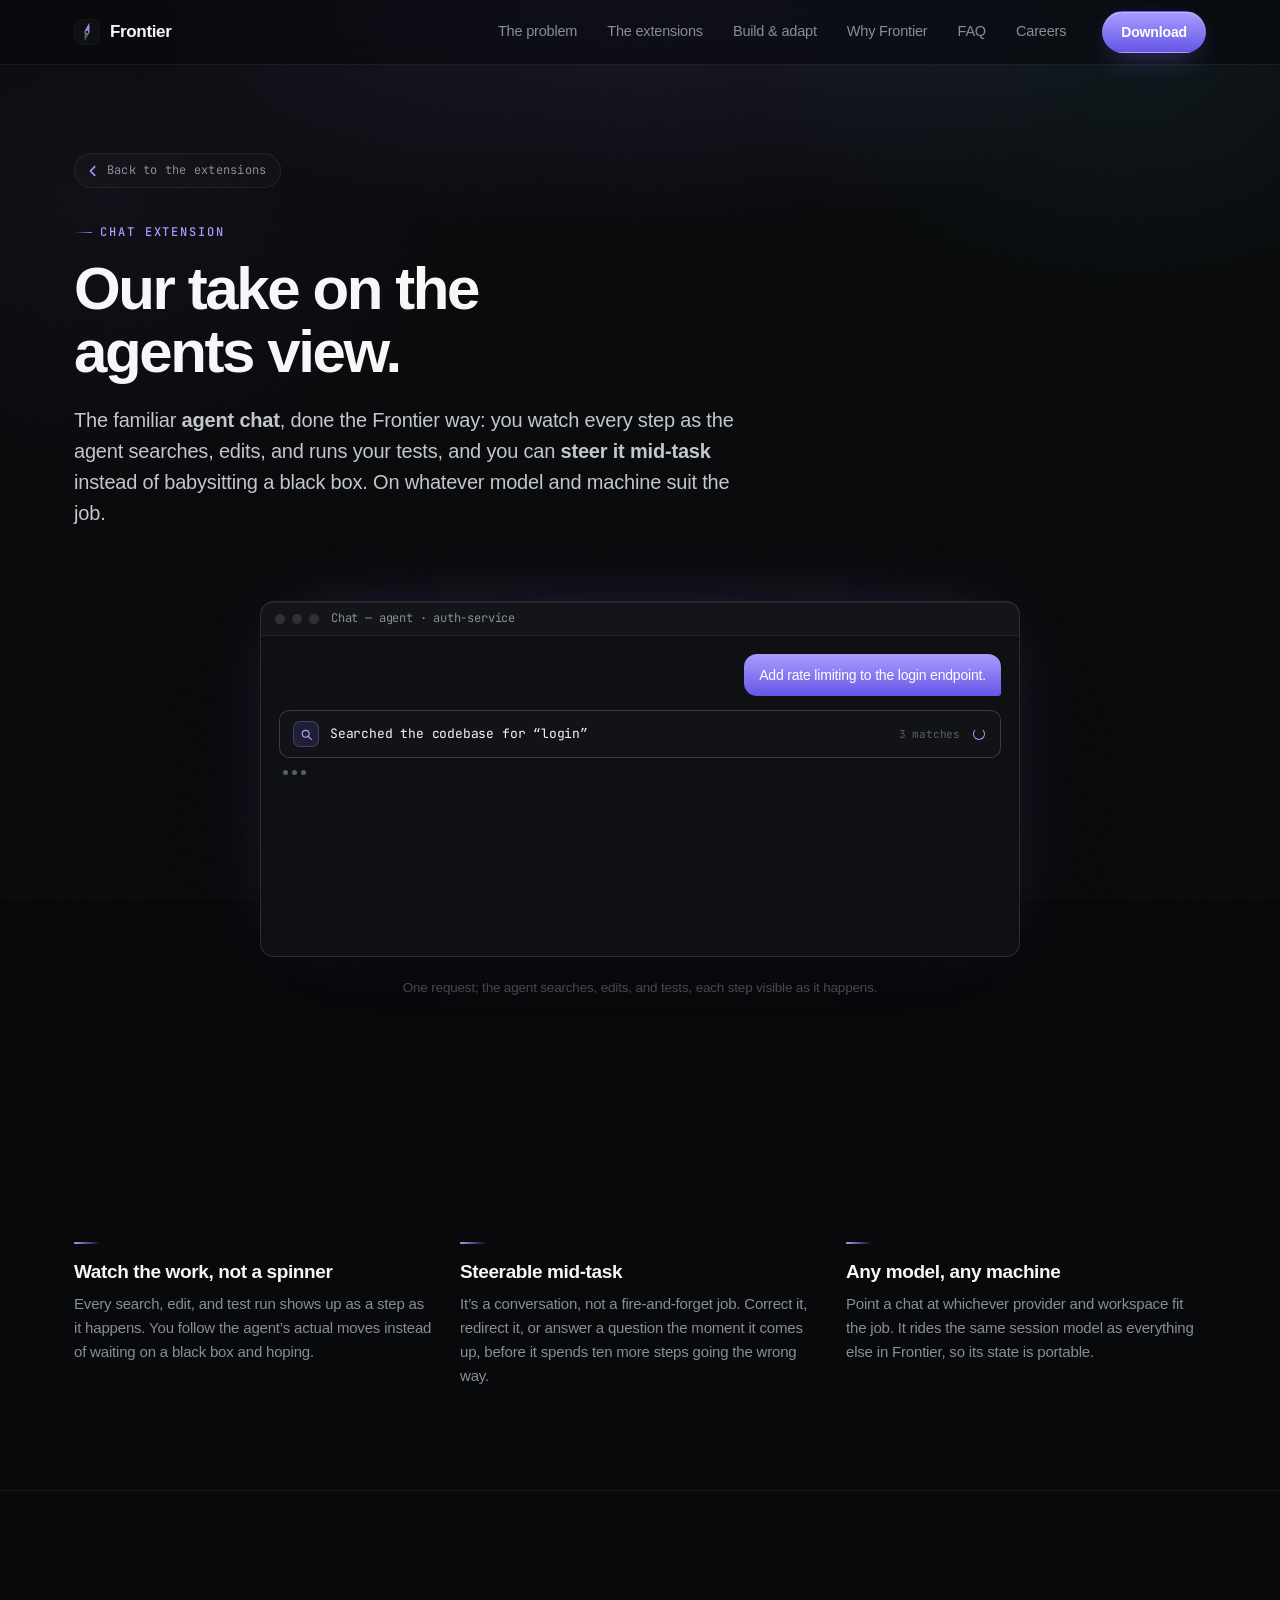
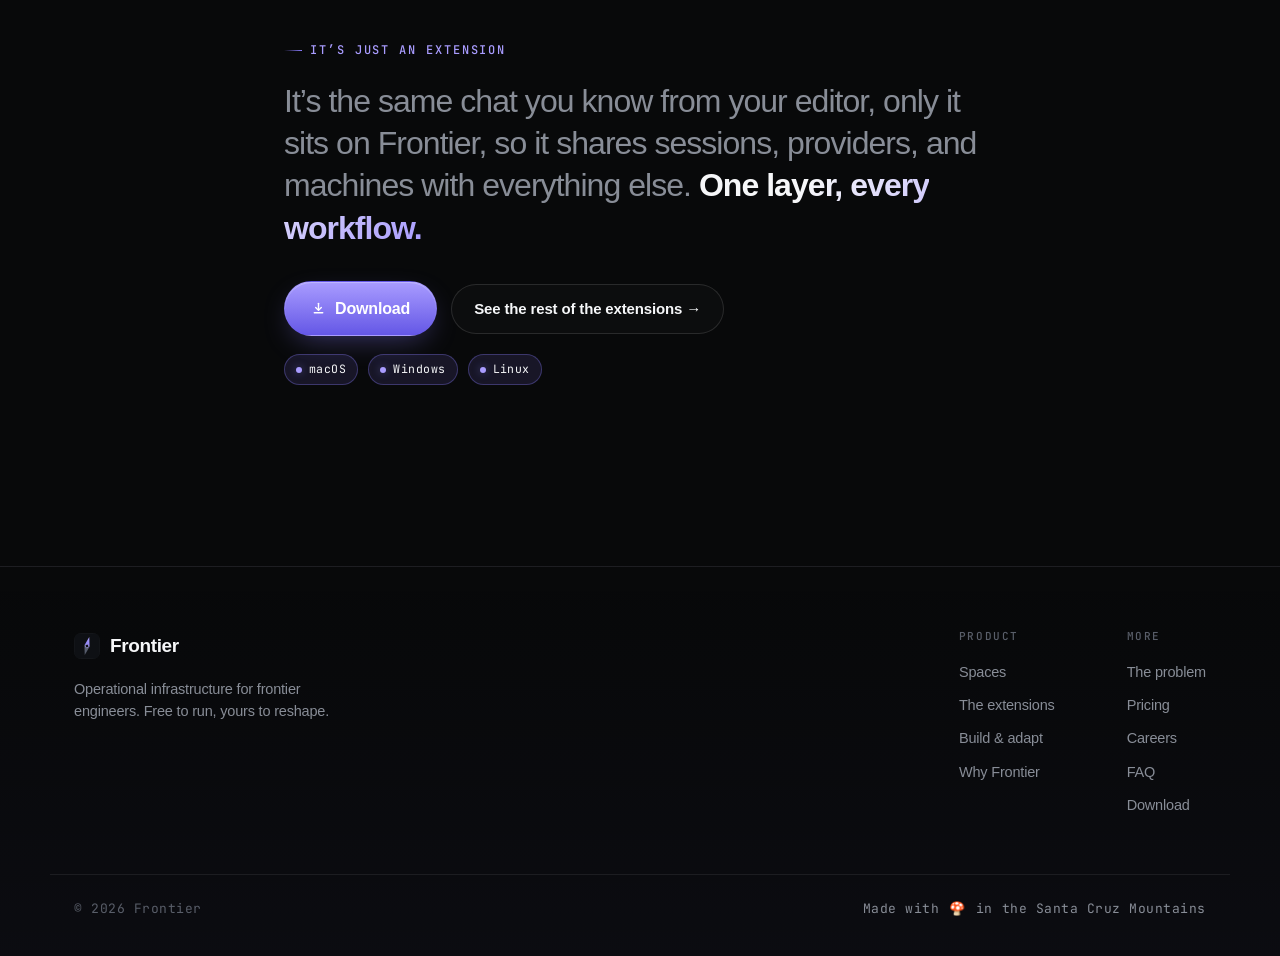
<file: chat/index.html>
<!DOCTYPE html><html lang="en"> <head><meta charset="UTF-8"><meta name="viewport" content="width=device-width, initial-scale=1.0"><!-- Tag phones before paint so the desktop-download CTA can offer an "open on
         your computer" note instead of a download you can't run on a phone. --><script>
      if (/Mobi|Android|iPhone|iPod/i.test(navigator.userAgent)) {
        document.documentElement.classList.add('is-phone');
      }
    </script><title>Chat — Frontier</title><meta name="description" content="Our take on the VS Code agents view: a chat where you watch the agent work, step by step, and can steer it mid-task. Any model, any machine."><link rel="canonical" href="https://frontierengineer.com/chat/"><meta name="theme-color" content="#08090a"><link rel="icon" type="image/svg+xml" href="/favicon.svg"><link rel="icon" type="image/png" sizes="32x32" href="/favicon-32.png"><link rel="apple-touch-icon" sizes="180x180" href="/apple-touch-icon.png"><link rel="manifest" href="/site.webmanifest"><meta property="og:type" content="website"><meta property="og:title" content="Chat — Frontier"><meta property="og:description" content="Our take on the VS Code agents view: a chat where you watch the agent work, step by step, and can steer it mid-task. Any model, any machine."><meta property="og:url" content="https://frontierengineer.com/chat/"><meta property="og:image" content="/og.png"><meta name="twitter:card" content="summary_large_image"><meta name="twitter:title" content="Chat — Frontier"><meta name="twitter:description" content="Our take on the VS Code agents view: a chat where you watch the agent work, step by step, and can steer it mid-task. Any model, any machine."><meta name="twitter:image" content="/og.png"><link rel="preconnect" href="https://api.fontshare.com" crossorigin><link rel="preconnect" href="https://fonts.googleapis.com"><link rel="preconnect" href="https://fonts.gstatic.com" crossorigin><link href="https://api.fontshare.com/v2/css?f[]=general-sans@400,500,600,700&display=swap" rel="stylesheet"><link href="https://fonts.googleapis.com/css2?family=JetBrains+Mono:wght@400;500;600&display=swap" rel="stylesheet"><link rel="stylesheet" href="/_astro/assistant.Bw5Z6QPS.css">
<style>.xhero[data-astro-cid-bzsrhbdt]{padding-top:clamp(48px,7vw,88px)}.xback[data-astro-cid-bzsrhbdt]{display:flex;align-items:center;gap:7px;width:fit-content;font-family:var(--font-mono);font-size:12px;letter-spacing:.02em;color:var(--text-muted);padding:7px 14px 7px 11px;border:1px solid var(--border);border-radius:999px;background:#ffffff05;margin-bottom:26px;transition:color .2s var(--ease),border-color .2s var(--ease),background .2s var(--ease)}.xback[data-astro-cid-bzsrhbdt]:hover{color:var(--text);border-color:var(--border-accent);background:#ffffff0a}.xback-ic[data-astro-cid-bzsrhbdt]{color:var(--accent-bright);transition:transform .2s var(--ease)}.xback[data-astro-cid-bzsrhbdt]:hover .xback-ic[data-astro-cid-bzsrhbdt]{transform:translate(-2px)}.xhero-title[data-astro-cid-bzsrhbdt]{font-size:clamp(32px,5vw,60px);margin-top:16px;letter-spacing:-.04em}.xhero-lead[data-astro-cid-bzsrhbdt]{font-size:clamp(17px,1.6vw,20px);color:var(--text-dim);max-width:62ch;margin-top:22px;line-height:1.55}.xhero-lead[data-astro-cid-bzsrhbdt] strong{color:var(--text-dim);font-weight:600}.demo-stage[data-astro-cid-bzsrhbdt]{position:relative;margin-top:clamp(40px,6vw,72px)}.demo-glow[data-astro-cid-bzsrhbdt]{position:absolute;left:50%;top:-8%;transform:translate(-50%);width:78%;height:80%;background:radial-gradient(closest-side,rgba(138,124,255,.16),transparent 72%);filter:blur(26px);z-index:-1;pointer-events:none}.demo-cap[data-astro-cid-bzsrhbdt]{text-align:center;color:var(--text-faint);font-size:13.5px;margin-top:20px}.xbeats[data-astro-cid-bzsrhbdt]{padding-block:clamp(48px,8vw,110px)}.xbeats-grid[data-astro-cid-bzsrhbdt]{display:grid;grid-template-columns:repeat(3,1fr);gap:26px}.xbeat[data-astro-cid-bzsrhbdt]{position:relative}.xbeat-mark[data-astro-cid-bzsrhbdt]{display:block;width:26px;height:2px;border-radius:2px;background:linear-gradient(90deg,var(--accent-bright),transparent);margin-bottom:18px}.xbeat[data-astro-cid-bzsrhbdt] h3[data-astro-cid-bzsrhbdt]{font-size:19px;letter-spacing:-.02em}.xbeat[data-astro-cid-bzsrhbdt] p[data-astro-cid-bzsrhbdt]{color:var(--text-muted);font-size:15px;line-height:1.6;margin-top:10px}.xnote[data-astro-cid-bzsrhbdt]{border-top:1px solid var(--border)}.xnote-inner[data-astro-cid-bzsrhbdt]{max-width:760px}.xnote-body[data-astro-cid-bzsrhbdt]{font-family:var(--font-display);font-weight:500;font-size:clamp(22px,3vw,32px);line-height:1.32;letter-spacing:-.03em;color:var(--text-muted);margin-top:20px}.xnote-body[data-astro-cid-bzsrhbdt] .text-grad{font-weight:600}.xnote-cta[data-astro-cid-bzsrhbdt]{margin-top:32px}@media(max-width:760px){.xbeats-grid[data-astro-cid-bzsrhbdt]{grid-template-columns:1fr;gap:32px}}
.cdem{width:100%;max-width:760px;margin-inline:auto;border-radius:14px;background:var(--bg-card);border:1px solid var(--border-strong);overflow:hidden;text-align:left;user-select:none;box-shadow:0 1px #ffffff0f inset,0 40px 90px -40px #000000e6,0 0 80px -36px var(--accent-glow)}.cdem-titlebar{display:flex;align-items:center;gap:12px;height:34px;padding:0 14px;border-bottom:1px solid var(--border);background:#ffffff05}.cdem-dots{display:flex;gap:7px}.cdem-dots i{width:10px;height:10px;border-radius:50%;background:var(--border-strong)}.cdem-title{font-family:var(--font-mono);font-size:12px;color:var(--text-muted)}.cdem-body{padding:18px 18px 20px;display:flex;flex-direction:column;gap:10px;min-height:320px}.cdem-row{animation:cdem-rise .4s var(--ease) both}@keyframes cdem-rise{0%{opacity:0;transform:translateY(7px)}to{opacity:1;transform:translateY(0)}}.cdem-row-user{display:flex;justify-content:flex-end;margin-bottom:4px}.cdem-user{max-width:80%;background:linear-gradient(180deg,var(--accent-bright),var(--accent-deep));color:#fff;font-size:14px;font-weight:500;padding:10px 15px;border-radius:13px 13px 3px}.cdem-step{display:flex;align-items:center;gap:11px;padding:10px 13px;border-radius:10px;border:1px solid var(--border);background:#ffffff04}.cdem-step-icon{flex:0 0 auto;width:26px;height:26px;border-radius:7px;display:inline-flex;align-items:center;justify-content:center;border:1px solid var(--border-accent);background:var(--accent-dim);color:var(--accent-bright)}.cdem-step-text{flex:1;font-family:var(--font-mono);font-size:13px;color:var(--text-dim)}.cdem-step-meta{flex:0 0 auto;font-family:var(--font-mono);font-size:11px;color:var(--text-faint)}.cdem-step-status{flex:0 0 auto;width:16px;display:inline-flex;justify-content:center}.cdem-step-running{border-color:var(--border-accent)}.cdem-step-running .cdem-step-text{color:var(--text)}.cdem-check{color:#4ade80;font-size:13px}.cdem-spin{width:12px;height:12px;border-radius:50%;border:1.6px solid var(--accent-bright);border-top-color:transparent;animation:cdem-spin .7s linear infinite}@keyframes cdem-spin{to{transform:rotate(360deg)}}.cdem-final{display:flex;gap:12px;align-items:flex-start;margin-top:6px;padding:4px 2px}.cdem-final-mark{flex:0 0 auto;width:8px;height:8px;margin-top:7px;border-radius:50%;background:linear-gradient(135deg,var(--accent-bright),var(--accent-deep));box-shadow:0 0 12px -2px var(--accent-glow)}.cdem-final p{color:var(--text-dim);font-size:14.5px;line-height:1.55}.cdem-caret{display:flex;gap:4px;padding:2px 4px}.cdem-caret i{width:5px;height:5px;border-radius:50%;background:var(--text-faint);animation:cdem-type 1s ease-in-out infinite}.cdem-caret i:nth-child(2){animation-delay:.15s}.cdem-caret i:nth-child(3){animation-delay:.3s}@keyframes cdem-type{0%,to{opacity:.25;transform:translateY(0)}50%{opacity:.9;transform:translateY(-2px)}}@media(prefers-reduced-motion:reduce){.cdem-spin,.cdem-caret i{animation:none!important}}
.dl[data-astro-cid-itgiii2b]{display:flex;flex-direction:column;gap:18px}.dl-align-center[data-astro-cid-itgiii2b]{align-items:center}.dl-align-start[data-astro-cid-itgiii2b]{align-items:flex-start}.dl-actions[data-astro-cid-itgiii2b]{display:flex;gap:14px;flex-wrap:wrap;align-items:center}.dl-align-center[data-astro-cid-itgiii2b] .dl-actions[data-astro-cid-itgiii2b]{justify-content:center}.dl-btn[data-astro-cid-itgiii2b]{gap:9px}.dl-btn-lg[data-astro-cid-itgiii2b]{padding:14px 26px;font-size:16px}.dl-ic[data-astro-cid-itgiii2b]{margin-top:-1px;flex:0 0 auto}.dl-mobile-note[data-astro-cid-itgiii2b]{display:none;max-width:40ch;color:var(--text-muted);font-size:14px;line-height:1.5}.dl-align-center[data-astro-cid-itgiii2b] .dl-mobile-note[data-astro-cid-itgiii2b]{text-align:center}.dl-platforms[data-astro-cid-itgiii2b]{display:flex;flex-wrap:wrap;gap:8px 10px;align-items:center}.dl-align-center[data-astro-cid-itgiii2b] .dl-platforms[data-astro-cid-itgiii2b]{justify-content:center}.dl-plat[data-astro-cid-itgiii2b]{display:inline-flex;align-items:center;gap:7px;font-family:var(--font-mono);font-size:11.5px;letter-spacing:.04em;padding:5px 11px;border:1px solid var(--border);border-radius:999px;background:#ffffff05;white-space:nowrap}.dl-plat-dot[data-astro-cid-itgiii2b]{width:6px;height:6px;border-radius:50%;flex:0 0 auto}.dl-plat[data-astro-cid-itgiii2b].is-ready{border-color:var(--border-accent);background:var(--accent-dim)}.dl-plat[data-astro-cid-itgiii2b].is-ready .dl-plat-name[data-astro-cid-itgiii2b]{color:var(--text)}.dl-plat[data-astro-cid-itgiii2b].is-ready .dl-plat-dot[data-astro-cid-itgiii2b]{background:var(--accent-bright);box-shadow:0 0 8px var(--accent-glow)}.dl-plat-name[data-astro-cid-itgiii2b]{color:var(--text-muted)}@media(max-width:480px){.dl-btn[data-astro-cid-itgiii2b]{display:none}.dl-mobile-note[data-astro-cid-itgiii2b]{display:block}}html.is-phone .dl-btn[data-astro-cid-itgiii2b]{display:none}html.is-phone .dl-mobile-note[data-astro-cid-itgiii2b]{display:block}
</style></head> <body> <header class="nav" data-astro-cid-dmqpwcec> <div class="container nav-inner" data-astro-cid-dmqpwcec> <a class="brand" href="/" aria-label="Frontier home" data-astro-cid-dmqpwcec> <svg class="brand-mark" width="26" height="26" viewBox="0 0 64 64" fill="none" aria-hidden="true" data-astro-cid-dmqpwcec> <defs data-astro-cid-dmqpwcec> <linearGradient id="navg" x1="24" y1="52" x2="42" y2="10" gradientUnits="userSpaceOnUse" data-astro-cid-dmqpwcec> <stop stop-color="#6457e6" data-astro-cid-dmqpwcec></stop> <stop offset="1" stop-color="#b3a8ff" data-astro-cid-dmqpwcec></stop> </linearGradient> </defs> <rect width="64" height="64" rx="15" fill="#0e1014" data-astro-cid-dmqpwcec></rect> <rect x="0.6" y="0.6" width="62.8" height="62.8" rx="14.4" stroke="#ffffff" stroke-opacity="0.08" stroke-width="1.2" data-astro-cid-dmqpwcec></rect> <g transform="rotate(14 32 32)" data-astro-cid-dmqpwcec> <polygon points="32,9 38.5,32 25.5,32" fill="url(#navg)" data-astro-cid-dmqpwcec></polygon> <polygon points="32,55 38.5,32 25.5,32" fill="#565c6b" data-astro-cid-dmqpwcec></polygon> <circle cx="32" cy="32" r="4.2" fill="#0e1014" data-astro-cid-dmqpwcec></circle> <circle cx="32" cy="32" r="4.2" fill="none" stroke="#b3a8ff" stroke-width="1.5" data-astro-cid-dmqpwcec></circle> </g> </svg> <span class="brand-word" data-astro-cid-dmqpwcec>Frontier</span> </a> <nav class="nav-links" aria-label="Primary" data-astro-cid-dmqpwcec> <a href="/#problem" data-astro-cid-dmqpwcec>The problem</a><a href="/#extensions" data-astro-cid-dmqpwcec>The extensions</a><a href="/#adapt" data-astro-cid-dmqpwcec>Build &amp; adapt</a><a href="/#versus" data-astro-cid-dmqpwcec>Why Frontier</a><a href="/#faq" data-astro-cid-dmqpwcec>FAQ</a><a href="/careers" data-astro-cid-dmqpwcec>Careers</a> </nav> <a class="btn btn-primary nav-cta" href="/download" data-cta="download" data-astro-cid-dmqpwcec>Download</a> </div> </header>  <main>  <section class="xhero section" data-astro-cid-bzsrhbdt> <div class="container" data-astro-cid-bzsrhbdt> <a class="xback" href="/#extensions" data-astro-cid-bzsrhbdt> <svg class="xback-ic" width="14" height="14" viewBox="0 0 16 16" fill="none" stroke="currentColor" stroke-width="1.7" stroke-linecap="round" stroke-linejoin="round" aria-hidden="true" data-astro-cid-bzsrhbdt><path d="M10 3 5 8l5 5" data-astro-cid-bzsrhbdt></path></svg>
Back to the extensions
</a> <span class="eyebrow" data-astro-cid-bzsrhbdt>Chat extension</span> <h1 class="xhero-title" data-astro-cid-bzsrhbdt>Our take on the<br>agents view.</h1> <p class="xhero-lead" data-astro-cid-bzsrhbdt>
The familiar <strong>agent chat</strong>, done the Frontier way: you watch every step as the
    agent searches, edits, and runs your tests, and you can <strong>steer it mid-task</strong> instead
    of babysitting a black box. On whatever model and machine suit the job.
</p> <div class="demo-stage" data-astro-cid-bzsrhbdt> <div class="demo-glow" aria-hidden="true" data-astro-cid-bzsrhbdt></div> <div class="demo-interactive" data-astro-cid-bzsrhbdt>    <style>astro-island,astro-slot,astro-static-slot{display:contents}</style><script>(()=>{var n=(a,t)=>{let i=async()=>{await(await a())()};if(t.value){let e=matchMedia(t.value);e.matches?i():e.addEventListener("change",i,{once:!0})}};(self.Astro||(self.Astro={})).media=n;window.dispatchEvent(new Event("astro:media"));})();</script><script>(()=>{var A=Object.defineProperty;var g=(i,o,a)=>o in i?A(i,o,{enumerable:!0,configurable:!0,writable:!0,value:a}):i[o]=a;var d=(i,o,a)=>g(i,typeof o!="symbol"?o+"":o,a);{let i={0:t=>m(t),1:t=>a(t),2:t=>new RegExp(t),3:t=>new Date(t),4:t=>new Map(a(t)),5:t=>new Set(a(t)),6:t=>BigInt(t),7:t=>new URL(t),8:t=>new Uint8Array(t),9:t=>new Uint16Array(t),10:t=>new Uint32Array(t),11:t=>1/0*t},o=t=>{let[l,e]=t;return l in i?i[l](e):void 0},a=t=>t.map(o),m=t=>typeof t!="object"||t===null?t:Object.fromEntries(Object.entries(t).map(([l,e])=>[l,o(e)]));class y extends HTMLElement{constructor(){super(...arguments);d(this,"Component");d(this,"hydrator");d(this,"hydrate",async()=>{var b;if(!this.hydrator||!this.isConnected)return;let e=(b=this.parentElement)==null?void 0:b.closest("astro-island[ssr]");if(e){e.addEventListener("astro:hydrate",this.hydrate,{once:!0});return}let c=this.querySelectorAll("astro-slot"),n={},h=this.querySelectorAll("template[data-astro-template]");for(let r of h){let s=r.closest(this.tagName);s!=null&&s.isSameNode(this)&&(n[r.getAttribute("data-astro-template")||"default"]=r.innerHTML,r.remove())}for(let r of c){let s=r.closest(this.tagName);s!=null&&s.isSameNode(this)&&(n[r.getAttribute("name")||"default"]=r.innerHTML)}let p;try{p=this.hasAttribute("props")?m(JSON.parse(this.getAttribute("props"))):{}}catch(r){let s=this.getAttribute("component-url")||"<unknown>",v=this.getAttribute("component-export");throw v&&(s+=` (export ${v})`),console.error(`[hydrate] Error parsing props for component ${s}`,this.getAttribute("props"),r),r}let u;await this.hydrator(this)(this.Component,p,n,{client:this.getAttribute("client")}),this.removeAttribute("ssr"),this.dispatchEvent(new CustomEvent("astro:hydrate"))});d(this,"unmount",()=>{this.isConnected||this.dispatchEvent(new CustomEvent("astro:unmount"))})}disconnectedCallback(){document.removeEventListener("astro:after-swap",this.unmount),document.addEventListener("astro:after-swap",this.unmount,{once:!0})}connectedCallback(){if(!this.hasAttribute("await-children")||document.readyState==="interactive"||document.readyState==="complete")this.childrenConnectedCallback();else{let e=()=>{document.removeEventListener("DOMContentLoaded",e),c.disconnect(),this.childrenConnectedCallback()},c=new MutationObserver(()=>{var n;((n=this.lastChild)==null?void 0:n.nodeType)===Node.COMMENT_NODE&&this.lastChild.nodeValue==="astro:end"&&(this.lastChild.remove(),e())});c.observe(this,{childList:!0}),document.addEventListener("DOMContentLoaded",e)}}async childrenConnectedCallback(){let e=this.getAttribute("before-hydration-url");e&&await import(e),this.start()}async start(){let e=JSON.parse(this.getAttribute("opts")),c=this.getAttribute("client");if(Astro[c]===void 0){window.addEventListener(`astro:${c}`,()=>this.start(),{once:!0});return}try{await Astro[c](async()=>{let n=this.getAttribute("renderer-url"),[h,{default:p}]=await Promise.all([import(this.getAttribute("component-url")),n?import(n):()=>()=>{}]),u=this.getAttribute("component-export")||"default";if(!u.includes("."))this.Component=h[u];else{this.Component=h;for(let f of u.split("."))this.Component=this.Component[f]}return this.hydrator=p,this.hydrate},e,this)}catch(n){console.error(`[astro-island] Error hydrating ${this.getAttribute("component-url")}`,n)}}attributeChangedCallback(){this.hydrate()}}d(y,"observedAttributes",["props"]),customElements.get("astro-island")||customElements.define("astro-island",y)}})();</script><astro-island uid="23l8S0" prefix="r1" component-url="/_astro/ChatDemo.DzTlTpHb.js" component-export="default" renderer-url="/_astro/client.CbHKJimV.js" props="{}" ssr client="media" opts="{&quot;name&quot;:&quot;ChatDemo&quot;,&quot;value&quot;:&quot;(min-width: 860px)&quot;}" await-children><div class="cdem" aria-label="A coding agent working through a task"><div class="cdem-titlebar"><span class="cdem-dots"><i></i><i></i><i></i></span><span class="cdem-title">Chat — agent · auth-service</span></div><div class="cdem-body"></div></div><!--astro:end--></astro-island> </div> <img class="demo-fallback" src="/demos/chat-demo.png" alt="A coding agent working a task in chat: search, edit, and test steps streaming in, then a summary." loading="lazy" data-astro-cid-bzsrhbdt> </div> <p class="demo-cap" data-astro-cid-bzsrhbdt>One request; the agent searches, edits, and tests, each step visible as it happens.</p> </div> </section> <section class="section xbeats" data-astro-cid-bzsrhbdt> <div class="container" data-astro-cid-bzsrhbdt> <div class="xbeats-grid" data-astro-cid-bzsrhbdt> <article class="xbeat" data-astro-cid-bzsrhbdt> <span class="xbeat-mark" data-astro-cid-bzsrhbdt></span> <h3 data-astro-cid-bzsrhbdt>Watch the work, not a spinner</h3> <p data-astro-cid-bzsrhbdt>Every search, edit, and test run shows up as a step as it happens. You follow the agent’s actual moves instead of waiting on a black box and hoping.</p> </article><article class="xbeat" data-astro-cid-bzsrhbdt> <span class="xbeat-mark" data-astro-cid-bzsrhbdt></span> <h3 data-astro-cid-bzsrhbdt>Steerable mid-task</h3> <p data-astro-cid-bzsrhbdt>It’s a conversation, not a fire-and-forget job. Correct it, redirect it, or answer a question the moment it comes up, before it spends ten more steps going the wrong way.</p> </article><article class="xbeat" data-astro-cid-bzsrhbdt> <span class="xbeat-mark" data-astro-cid-bzsrhbdt></span> <h3 data-astro-cid-bzsrhbdt>Any model, any machine</h3> <p data-astro-cid-bzsrhbdt>Point a chat at whichever provider and workspace fit the job. It rides the same session model as everything else in Frontier, so its state is portable.</p> </article> </div> </div> </section> <section class="section xnote" data-astro-cid-bzsrhbdt> <div class="container xnote-inner" data-astro-cid-bzsrhbdt> <span class="eyebrow" data-astro-cid-bzsrhbdt>It’s just an extension</span> <p class="xnote-body" data-astro-cid-bzsrhbdt>
It’s the same chat you know from your editor, only it sits on Frontier, so it shares sessions,
    providers, and machines with everything else. <span class="text-grad">One layer, every workflow.</span> </p> <div class="xnote-cta" data-astro-cid-bzsrhbdt> <div class="dl dl-hero dl-align-start" data-astro-cid-itgiii2b> <div class="dl-actions" data-astro-cid-itgiii2b> <a class="btn btn-primary dl-btn dl-btn-lg" href="/download" data-cta="download" data-astro-cid-itgiii2b> <svg class="dl-ic" width="15" height="15" viewBox="0 0 16 16" fill="none" stroke="currentColor" stroke-width="1.5" stroke-linecap="round" stroke-linejoin="round" aria-hidden="true" data-astro-cid-itgiii2b> <path d="M8 2.5v7" data-astro-cid-itgiii2b></path> <path d="M5 7l3 3 3-3" data-astro-cid-itgiii2b></path> <path d="M3.5 12.5h9" data-astro-cid-itgiii2b></path> </svg> <span data-astro-cid-itgiii2b>Download</span> </a> <a class="btn btn-ghost dl-secondary" href="/#extensions" data-astro-cid-itgiii2b>See the rest of the extensions →</a> <p class="dl-mobile-note" data-astro-cid-itgiii2b>
Frontier’s desktop app runs on macOS, Windows &amp; Linux — open this page on your computer to
      download.
</p> </div> <div class="dl-platforms" role="list" aria-label="Available platforms" data-astro-cid-itgiii2b> <span class="dl-plat is-ready" role="listitem" data-astro-cid-itgiii2b> <span class="dl-plat-dot" aria-hidden="true" data-astro-cid-itgiii2b></span> <span class="dl-plat-name" data-astro-cid-itgiii2b>macOS</span> </span><span class="dl-plat is-ready" role="listitem" data-astro-cid-itgiii2b> <span class="dl-plat-dot" aria-hidden="true" data-astro-cid-itgiii2b></span> <span class="dl-plat-name" data-astro-cid-itgiii2b>Windows</span> </span><span class="dl-plat is-ready" role="listitem" data-astro-cid-itgiii2b> <span class="dl-plat-dot" aria-hidden="true" data-astro-cid-itgiii2b></span> <span class="dl-plat-name" data-astro-cid-itgiii2b>Linux</span> </span> </div> </div>  </div> </div> </section>  </main> <footer class="footer" data-astro-cid-sz7xmlte> <div class="container footer-inner" data-astro-cid-sz7xmlte> <div class="footer-brand" data-astro-cid-sz7xmlte> <a class="footer-logo" href="/" aria-label="Frontier home" data-astro-cid-sz7xmlte> <svg class="footer-mark" width="26" height="26" viewBox="0 0 64 64" fill="none" aria-hidden="true" data-astro-cid-sz7xmlte> <defs data-astro-cid-sz7xmlte> <linearGradient id="footg" x1="24" y1="52" x2="42" y2="10" gradientUnits="userSpaceOnUse" data-astro-cid-sz7xmlte> <stop stop-color="#6457e6" data-astro-cid-sz7xmlte></stop> <stop offset="1" stop-color="#b3a8ff" data-astro-cid-sz7xmlte></stop> </linearGradient> </defs> <rect width="64" height="64" rx="15" fill="#0e1014" data-astro-cid-sz7xmlte></rect> <rect x="0.6" y="0.6" width="62.8" height="62.8" rx="14.4" stroke="#ffffff" stroke-opacity="0.08" stroke-width="1.2" data-astro-cid-sz7xmlte></rect> <g transform="rotate(14 32 32)" data-astro-cid-sz7xmlte> <polygon points="32,9 38.5,32 25.5,32" fill="url(#footg)" data-astro-cid-sz7xmlte></polygon> <polygon points="32,55 38.5,32 25.5,32" fill="#565c6b" data-astro-cid-sz7xmlte></polygon> <circle cx="32" cy="32" r="4.2" fill="#0e1014" data-astro-cid-sz7xmlte></circle> <circle cx="32" cy="32" r="4.2" fill="none" stroke="#b3a8ff" stroke-width="1.5" data-astro-cid-sz7xmlte></circle> </g> </svg> <span class="brand-word" data-astro-cid-sz7xmlte>Frontier</span> </a> <p data-astro-cid-sz7xmlte>Operational infrastructure for frontier engineers. Free to run, yours to reshape.</p> </div> <nav class="footer-cols" aria-label="Footer" data-astro-cid-sz7xmlte> <div data-astro-cid-sz7xmlte> <h4 data-astro-cid-sz7xmlte>Product</h4> <a href="/spaces" data-astro-cid-sz7xmlte>Spaces</a> <a href="/#extensions" data-astro-cid-sz7xmlte>The extensions</a> <a href="/#adapt" data-astro-cid-sz7xmlte>Build &amp; adapt</a> <a href="/#versus" data-astro-cid-sz7xmlte>Why Frontier</a> </div> <div data-astro-cid-sz7xmlte> <h4 data-astro-cid-sz7xmlte>More</h4> <a href="/#problem" data-astro-cid-sz7xmlte>The problem</a> <a href="/#promise" data-astro-cid-sz7xmlte>Pricing</a> <a href="/careers" data-astro-cid-sz7xmlte>Careers</a> <a href="/#faq" data-astro-cid-sz7xmlte>FAQ</a> <a href="/download" data-cta="download" data-astro-cid-sz7xmlte>Download</a> </div> </nav> </div> <div class="container footer-base" data-astro-cid-sz7xmlte> <span data-astro-cid-sz7xmlte>© 2026 Frontier</span> <span class="footer-made" data-astro-cid-sz7xmlte>Made with <span class="footer-emoji" aria-hidden="true" data-astro-cid-sz7xmlte>🍄</span> in the Santa Cruz Mountains</span> </div> </footer> <script type="module">const s=["🌲","🦭","⛰️","🐈","🌊","🍄","🐬","🥃"],t=document.querySelector(".footer-emoji"),n=window.matchMedia("(prefers-reduced-motion: reduce)").matches;if(t&&!n){let e=[];setInterval(()=>{e.length===0&&(e=[...s].sort(()=>Math.random()-.5),e[0]===t.textContent&&e.push(e.shift())),t.classList.add("is-fading"),setTimeout(()=>{t.textContent=e.shift(),t.classList.remove("is-fading")},900)},5e3)}</script>  </body></html>
</file>
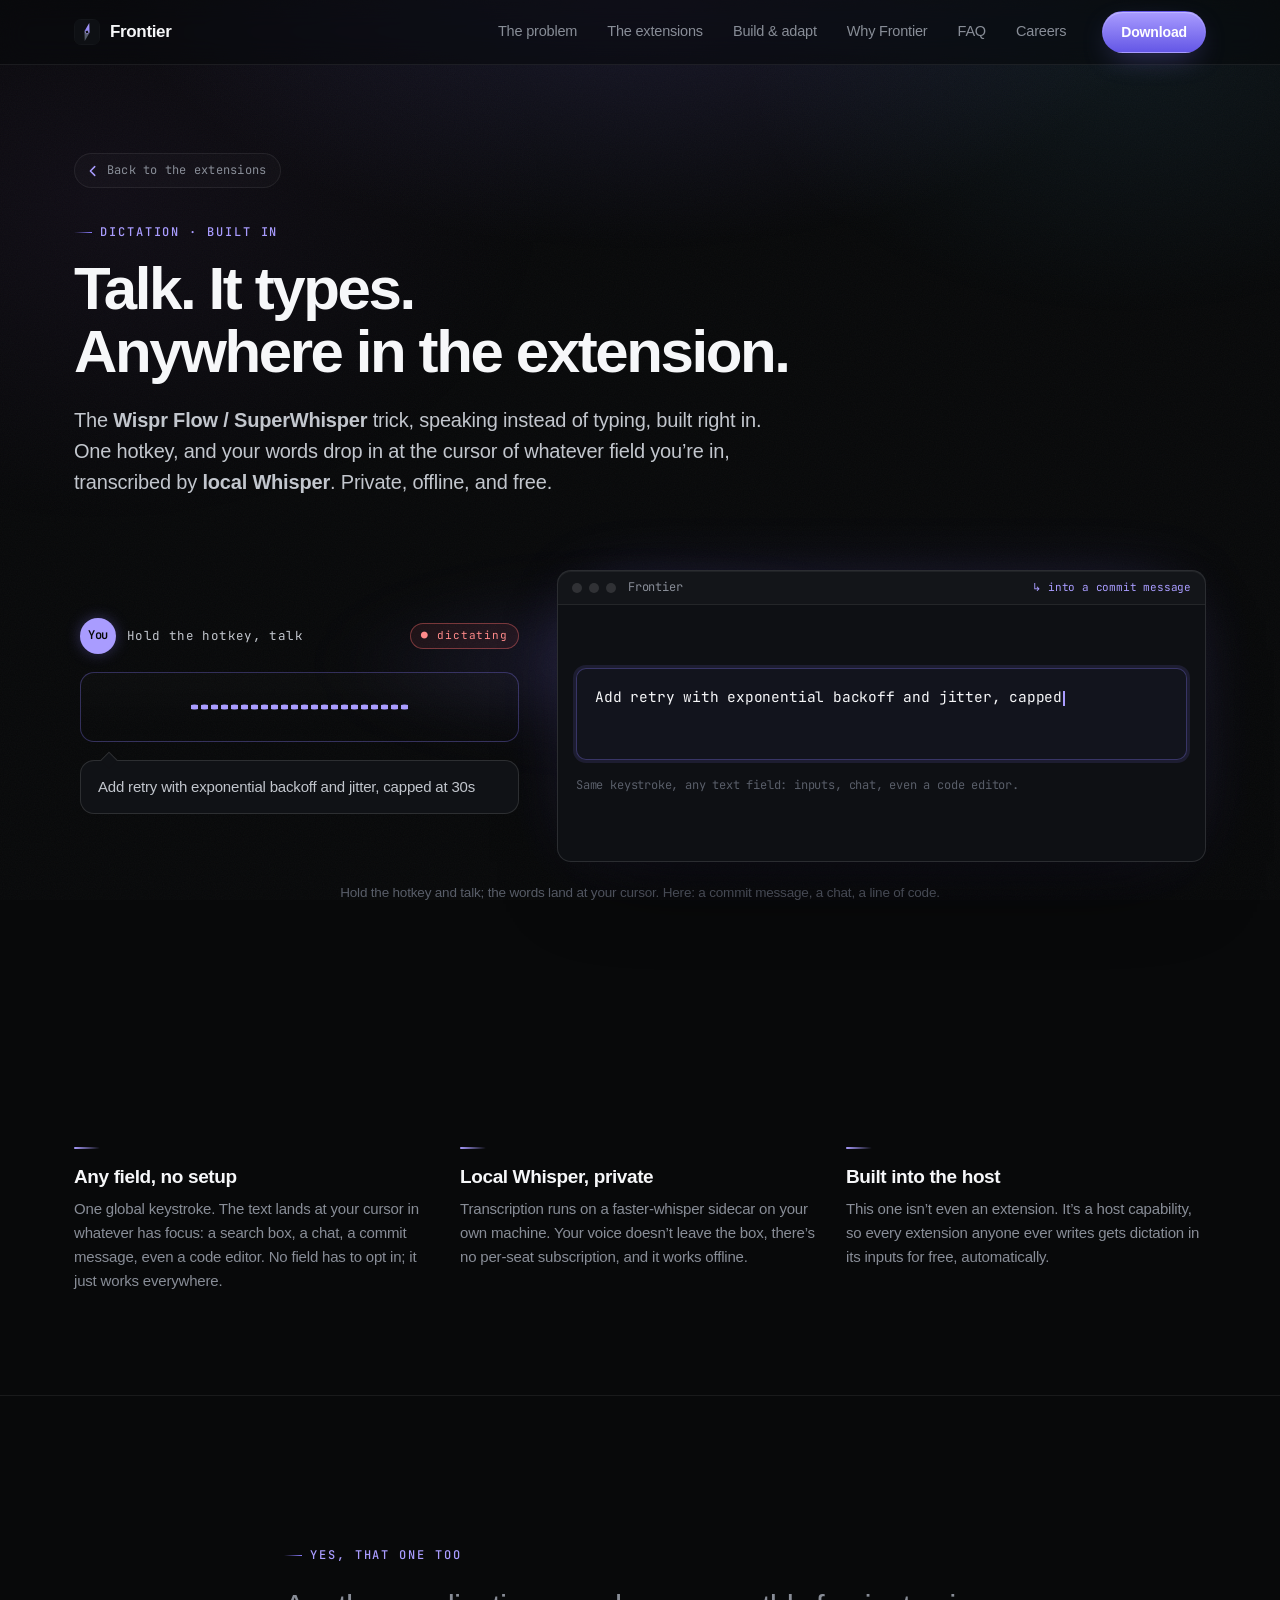
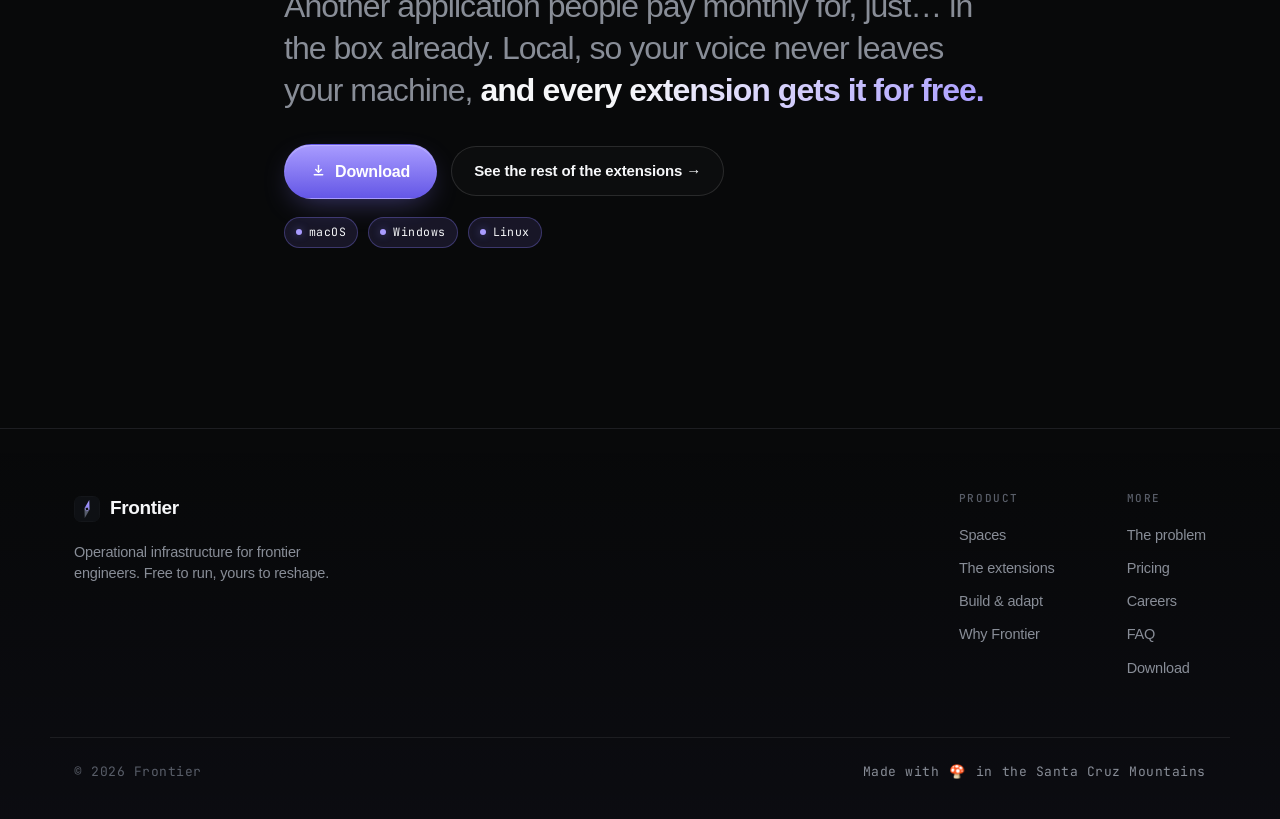
<file: dictation/index.html>
<!DOCTYPE html><html lang="en"> <head><meta charset="UTF-8"><meta name="viewport" content="width=device-width, initial-scale=1.0"><!-- Tag phones before paint so the desktop-download CTA can offer an "open on
         your computer" note instead of a download you can't run on a phone. --><script>
      if (/Mobi|Android|iPhone|iPod/i.test(navigator.userAgent)) {
        document.documentElement.classList.add('is-phone');
      }
    </script><title>Dictation — Frontier</title><meta name="description" content="Whisper-like dictation built into Frontier: one hotkey drops your speech at the cursor in any field, transcribed locally. Wispr Flow / SuperWhisper, free and private."><link rel="canonical" href="https://frontierengineer.com/dictation/"><meta name="theme-color" content="#08090a"><link rel="icon" type="image/svg+xml" href="/favicon.svg"><link rel="icon" type="image/png" sizes="32x32" href="/favicon-32.png"><link rel="apple-touch-icon" sizes="180x180" href="/apple-touch-icon.png"><link rel="manifest" href="/site.webmanifest"><meta property="og:type" content="website"><meta property="og:title" content="Dictation — Frontier"><meta property="og:description" content="Whisper-like dictation built into Frontier: one hotkey drops your speech at the cursor in any field, transcribed locally. Wispr Flow / SuperWhisper, free and private."><meta property="og:url" content="https://frontierengineer.com/dictation/"><meta property="og:image" content="/og.png"><meta name="twitter:card" content="summary_large_image"><meta name="twitter:title" content="Dictation — Frontier"><meta name="twitter:description" content="Whisper-like dictation built into Frontier: one hotkey drops your speech at the cursor in any field, transcribed locally. Wispr Flow / SuperWhisper, free and private."><meta name="twitter:image" content="/og.png"><link rel="preconnect" href="https://api.fontshare.com" crossorigin><link rel="preconnect" href="https://fonts.googleapis.com"><link rel="preconnect" href="https://fonts.gstatic.com" crossorigin><link href="https://api.fontshare.com/v2/css?f[]=general-sans@400,500,600,700&display=swap" rel="stylesheet"><link href="https://fonts.googleapis.com/css2?family=JetBrains+Mono:wght@400;500;600&display=swap" rel="stylesheet"><link rel="stylesheet" href="/_astro/assistant.Bw5Z6QPS.css">
<style>.xhero[data-astro-cid-bzsrhbdt]{padding-top:clamp(48px,7vw,88px)}.xback[data-astro-cid-bzsrhbdt]{display:flex;align-items:center;gap:7px;width:fit-content;font-family:var(--font-mono);font-size:12px;letter-spacing:.02em;color:var(--text-muted);padding:7px 14px 7px 11px;border:1px solid var(--border);border-radius:999px;background:#ffffff05;margin-bottom:26px;transition:color .2s var(--ease),border-color .2s var(--ease),background .2s var(--ease)}.xback[data-astro-cid-bzsrhbdt]:hover{color:var(--text);border-color:var(--border-accent);background:#ffffff0a}.xback-ic[data-astro-cid-bzsrhbdt]{color:var(--accent-bright);transition:transform .2s var(--ease)}.xback[data-astro-cid-bzsrhbdt]:hover .xback-ic[data-astro-cid-bzsrhbdt]{transform:translate(-2px)}.xhero-title[data-astro-cid-bzsrhbdt]{font-size:clamp(32px,5vw,60px);margin-top:16px;letter-spacing:-.04em}.xhero-lead[data-astro-cid-bzsrhbdt]{font-size:clamp(17px,1.6vw,20px);color:var(--text-dim);max-width:62ch;margin-top:22px;line-height:1.55}.xhero-lead[data-astro-cid-bzsrhbdt] strong{color:var(--text-dim);font-weight:600}.demo-stage[data-astro-cid-bzsrhbdt]{position:relative;margin-top:clamp(40px,6vw,72px)}.demo-glow[data-astro-cid-bzsrhbdt]{position:absolute;left:50%;top:-8%;transform:translate(-50%);width:78%;height:80%;background:radial-gradient(closest-side,rgba(138,124,255,.16),transparent 72%);filter:blur(26px);z-index:-1;pointer-events:none}.demo-cap[data-astro-cid-bzsrhbdt]{text-align:center;color:var(--text-faint);font-size:13.5px;margin-top:20px}.xbeats[data-astro-cid-bzsrhbdt]{padding-block:clamp(48px,8vw,110px)}.xbeats-grid[data-astro-cid-bzsrhbdt]{display:grid;grid-template-columns:repeat(3,1fr);gap:26px}.xbeat[data-astro-cid-bzsrhbdt]{position:relative}.xbeat-mark[data-astro-cid-bzsrhbdt]{display:block;width:26px;height:2px;border-radius:2px;background:linear-gradient(90deg,var(--accent-bright),transparent);margin-bottom:18px}.xbeat[data-astro-cid-bzsrhbdt] h3[data-astro-cid-bzsrhbdt]{font-size:19px;letter-spacing:-.02em}.xbeat[data-astro-cid-bzsrhbdt] p[data-astro-cid-bzsrhbdt]{color:var(--text-muted);font-size:15px;line-height:1.6;margin-top:10px}.xnote[data-astro-cid-bzsrhbdt]{border-top:1px solid var(--border)}.xnote-inner[data-astro-cid-bzsrhbdt]{max-width:760px}.xnote-body[data-astro-cid-bzsrhbdt]{font-family:var(--font-display);font-weight:500;font-size:clamp(22px,3vw,32px);line-height:1.32;letter-spacing:-.03em;color:var(--text-muted);margin-top:20px}.xnote-body[data-astro-cid-bzsrhbdt] .text-grad{font-weight:600}.xnote-cta[data-astro-cid-bzsrhbdt]{margin-top:32px}@media(max-width:760px){.xbeats-grid[data-astro-cid-bzsrhbdt]{grid-template-columns:1fr;gap:32px}}
.ddem{--d-you: var(--accent-bright);display:grid;grid-template-columns:.82fr 1.18fr;gap:32px;align-items:center;width:100%;text-align:left;user-select:none}.ddem-room{display:flex;flex-direction:column;gap:18px;padding:4px 6px}.ddem-speaker{display:flex;align-items:center;gap:11px}.ddem-avatar{flex:0 0 auto;width:36px;height:36px;border-radius:50%;display:inline-flex;align-items:center;justify-content:center;font-family:var(--font-mono);font-size:12px;font-weight:600;color:var(--bg);background:var(--d-you);box-shadow:0 0 16px -2px var(--accent-glow)}.ddem-room-label{font-family:var(--font-mono);font-size:12.5px;letter-spacing:.03em;color:var(--text-dim)}.ddem-pill{margin-left:auto;font-family:var(--font-mono);font-size:11px;letter-spacing:.08em;padding:3px 10px;border-radius:999px;border:1px solid transparent;color:var(--text-faint);transition:color .25s var(--ease),border-color .25s var(--ease),background .25s var(--ease)}.ddem-pill.is-on{color:#ff8a8a;border-color:#ff6b6b66;background:#ff6b6b14}.ddem-wave{display:flex;align-items:center;justify-content:center;gap:3px;height:70px;padding:10px 14px;border-radius:14px;border:1px solid var(--border);background:linear-gradient(180deg,#ffffff05,#fff0);transition:border-color .3s var(--ease)}.ddem-wave.is-on{border-color:var(--border-accent)}.ddem-wave i{flex:1 1 0;max-width:7px;height:100%;border-radius:3px;background:var(--text-faint);transform:scaleY(.1);transform-origin:center;transition:background .3s var(--ease)}.ddem-wave.is-on i{background:var(--d-you);animation:ddem-wave .82s ease-in-out infinite}@keyframes ddem-wave{0%,to{transform:scaleY(.1)}50%{transform:scaleY(var(--peak, 1))}}.ddem-bubble{position:relative;border-radius:14px;border:1px solid var(--border-strong);background:var(--bg-2);padding:15px 17px;font-size:15px;line-height:1.5;color:var(--text-dim)}.ddem-bubble:after{content:"";position:absolute;left:22px;top:-7px;width:12px;height:12px;background:var(--bg-2);border-left:1px solid var(--border-strong);border-top:1px solid var(--border-strong);transform:rotate(45deg)}.ddem-app{border-radius:14px;background:var(--bg-card);border:1px solid var(--border-strong);overflow:hidden;box-shadow:0 1px #ffffff0f inset,0 40px 90px -40px #000000e6,0 0 80px -36px var(--accent-glow)}.ddem-titlebar{display:flex;align-items:center;gap:12px;height:34px;padding:0 14px;border-bottom:1px solid var(--border);background:#ffffff05}.ddem-dots{display:flex;gap:7px}.ddem-dots i{width:10px;height:10px;border-radius:50%;background:var(--border-strong)}.ddem-title{font-family:var(--font-mono);font-size:12px;color:var(--text-muted)}.ddem-into{margin-left:auto;font-family:var(--font-mono);font-size:11px;color:var(--accent-bright)}.ddem-body{padding:22px 18px 24px;min-height:256px;display:flex;flex-direction:column;justify-content:center;gap:16px}.ddem-field{min-height:92px;border-radius:10px;border:1px solid var(--border-accent);background:#8a7cff0a;padding:16px 18px;font-size:16px;line-height:1.6;color:var(--text);box-shadow:0 0 0 3px var(--accent-dim)}.ddem-field.is-mono{font-family:var(--font-mono);font-size:14.5px}.ddem-typed{white-space:pre-wrap}.ddem-caret{display:inline-block;width:2px;height:1.05em;margin-left:1px;background:var(--accent-bright);vertical-align:text-bottom;animation:ddem-blink 1s step-end infinite}@keyframes ddem-blink{0%,to{opacity:1}50%{opacity:0}}.ddem-note{font-family:var(--font-mono);font-size:12px;color:var(--text-faint)}@media(prefers-reduced-motion:reduce){.ddem-wave i,.ddem-caret{animation:none!important}}
.dl[data-astro-cid-itgiii2b]{display:flex;flex-direction:column;gap:18px}.dl-align-center[data-astro-cid-itgiii2b]{align-items:center}.dl-align-start[data-astro-cid-itgiii2b]{align-items:flex-start}.dl-actions[data-astro-cid-itgiii2b]{display:flex;gap:14px;flex-wrap:wrap;align-items:center}.dl-align-center[data-astro-cid-itgiii2b] .dl-actions[data-astro-cid-itgiii2b]{justify-content:center}.dl-btn[data-astro-cid-itgiii2b]{gap:9px}.dl-btn-lg[data-astro-cid-itgiii2b]{padding:14px 26px;font-size:16px}.dl-ic[data-astro-cid-itgiii2b]{margin-top:-1px;flex:0 0 auto}.dl-mobile-note[data-astro-cid-itgiii2b]{display:none;max-width:40ch;color:var(--text-muted);font-size:14px;line-height:1.5}.dl-align-center[data-astro-cid-itgiii2b] .dl-mobile-note[data-astro-cid-itgiii2b]{text-align:center}.dl-platforms[data-astro-cid-itgiii2b]{display:flex;flex-wrap:wrap;gap:8px 10px;align-items:center}.dl-align-center[data-astro-cid-itgiii2b] .dl-platforms[data-astro-cid-itgiii2b]{justify-content:center}.dl-plat[data-astro-cid-itgiii2b]{display:inline-flex;align-items:center;gap:7px;font-family:var(--font-mono);font-size:11.5px;letter-spacing:.04em;padding:5px 11px;border:1px solid var(--border);border-radius:999px;background:#ffffff05;white-space:nowrap}.dl-plat-dot[data-astro-cid-itgiii2b]{width:6px;height:6px;border-radius:50%;flex:0 0 auto}.dl-plat[data-astro-cid-itgiii2b].is-ready{border-color:var(--border-accent);background:var(--accent-dim)}.dl-plat[data-astro-cid-itgiii2b].is-ready .dl-plat-name[data-astro-cid-itgiii2b]{color:var(--text)}.dl-plat[data-astro-cid-itgiii2b].is-ready .dl-plat-dot[data-astro-cid-itgiii2b]{background:var(--accent-bright);box-shadow:0 0 8px var(--accent-glow)}.dl-plat-name[data-astro-cid-itgiii2b]{color:var(--text-muted)}@media(max-width:480px){.dl-btn[data-astro-cid-itgiii2b]{display:none}.dl-mobile-note[data-astro-cid-itgiii2b]{display:block}}html.is-phone .dl-btn[data-astro-cid-itgiii2b]{display:none}html.is-phone .dl-mobile-note[data-astro-cid-itgiii2b]{display:block}
</style></head> <body> <header class="nav" data-astro-cid-dmqpwcec> <div class="container nav-inner" data-astro-cid-dmqpwcec> <a class="brand" href="/" aria-label="Frontier home" data-astro-cid-dmqpwcec> <svg class="brand-mark" width="26" height="26" viewBox="0 0 64 64" fill="none" aria-hidden="true" data-astro-cid-dmqpwcec> <defs data-astro-cid-dmqpwcec> <linearGradient id="navg" x1="24" y1="52" x2="42" y2="10" gradientUnits="userSpaceOnUse" data-astro-cid-dmqpwcec> <stop stop-color="#6457e6" data-astro-cid-dmqpwcec></stop> <stop offset="1" stop-color="#b3a8ff" data-astro-cid-dmqpwcec></stop> </linearGradient> </defs> <rect width="64" height="64" rx="15" fill="#0e1014" data-astro-cid-dmqpwcec></rect> <rect x="0.6" y="0.6" width="62.8" height="62.8" rx="14.4" stroke="#ffffff" stroke-opacity="0.08" stroke-width="1.2" data-astro-cid-dmqpwcec></rect> <g transform="rotate(14 32 32)" data-astro-cid-dmqpwcec> <polygon points="32,9 38.5,32 25.5,32" fill="url(#navg)" data-astro-cid-dmqpwcec></polygon> <polygon points="32,55 38.5,32 25.5,32" fill="#565c6b" data-astro-cid-dmqpwcec></polygon> <circle cx="32" cy="32" r="4.2" fill="#0e1014" data-astro-cid-dmqpwcec></circle> <circle cx="32" cy="32" r="4.2" fill="none" stroke="#b3a8ff" stroke-width="1.5" data-astro-cid-dmqpwcec></circle> </g> </svg> <span class="brand-word" data-astro-cid-dmqpwcec>Frontier</span> </a> <nav class="nav-links" aria-label="Primary" data-astro-cid-dmqpwcec> <a href="/#problem" data-astro-cid-dmqpwcec>The problem</a><a href="/#extensions" data-astro-cid-dmqpwcec>The extensions</a><a href="/#adapt" data-astro-cid-dmqpwcec>Build &amp; adapt</a><a href="/#versus" data-astro-cid-dmqpwcec>Why Frontier</a><a href="/#faq" data-astro-cid-dmqpwcec>FAQ</a><a href="/careers" data-astro-cid-dmqpwcec>Careers</a> </nav> <a class="btn btn-primary nav-cta" href="/download" data-cta="download" data-astro-cid-dmqpwcec>Download</a> </div> </header>  <main>  <section class="xhero section" data-astro-cid-bzsrhbdt> <div class="container" data-astro-cid-bzsrhbdt> <a class="xback" href="/#extensions" data-astro-cid-bzsrhbdt> <svg class="xback-ic" width="14" height="14" viewBox="0 0 16 16" fill="none" stroke="currentColor" stroke-width="1.7" stroke-linecap="round" stroke-linejoin="round" aria-hidden="true" data-astro-cid-bzsrhbdt><path d="M10 3 5 8l5 5" data-astro-cid-bzsrhbdt></path></svg>
Back to the extensions
</a> <span class="eyebrow" data-astro-cid-bzsrhbdt>Dictation · built in</span> <h1 class="xhero-title" data-astro-cid-bzsrhbdt>Talk. It types.<br>Anywhere in the extension.</h1> <p class="xhero-lead" data-astro-cid-bzsrhbdt>
The <strong>Wispr Flow / SuperWhisper</strong> trick, speaking instead of typing, built right in.
    One hotkey, and your words drop in at the cursor of whatever field you’re in, transcribed by
<strong>local Whisper</strong>. Private, offline, and free.
</p> <div class="demo-stage" data-astro-cid-bzsrhbdt> <div class="demo-glow" aria-hidden="true" data-astro-cid-bzsrhbdt></div> <div class="demo-interactive" data-astro-cid-bzsrhbdt>    <style>astro-island,astro-slot,astro-static-slot{display:contents}</style><script>(()=>{var n=(a,t)=>{let i=async()=>{await(await a())()};if(t.value){let e=matchMedia(t.value);e.matches?i():e.addEventListener("change",i,{once:!0})}};(self.Astro||(self.Astro={})).media=n;window.dispatchEvent(new Event("astro:media"));})();</script><script>(()=>{var A=Object.defineProperty;var g=(i,o,a)=>o in i?A(i,o,{enumerable:!0,configurable:!0,writable:!0,value:a}):i[o]=a;var d=(i,o,a)=>g(i,typeof o!="symbol"?o+"":o,a);{let i={0:t=>m(t),1:t=>a(t),2:t=>new RegExp(t),3:t=>new Date(t),4:t=>new Map(a(t)),5:t=>new Set(a(t)),6:t=>BigInt(t),7:t=>new URL(t),8:t=>new Uint8Array(t),9:t=>new Uint16Array(t),10:t=>new Uint32Array(t),11:t=>1/0*t},o=t=>{let[l,e]=t;return l in i?i[l](e):void 0},a=t=>t.map(o),m=t=>typeof t!="object"||t===null?t:Object.fromEntries(Object.entries(t).map(([l,e])=>[l,o(e)]));class y extends HTMLElement{constructor(){super(...arguments);d(this,"Component");d(this,"hydrator");d(this,"hydrate",async()=>{var b;if(!this.hydrator||!this.isConnected)return;let e=(b=this.parentElement)==null?void 0:b.closest("astro-island[ssr]");if(e){e.addEventListener("astro:hydrate",this.hydrate,{once:!0});return}let c=this.querySelectorAll("astro-slot"),n={},h=this.querySelectorAll("template[data-astro-template]");for(let r of h){let s=r.closest(this.tagName);s!=null&&s.isSameNode(this)&&(n[r.getAttribute("data-astro-template")||"default"]=r.innerHTML,r.remove())}for(let r of c){let s=r.closest(this.tagName);s!=null&&s.isSameNode(this)&&(n[r.getAttribute("name")||"default"]=r.innerHTML)}let p;try{p=this.hasAttribute("props")?m(JSON.parse(this.getAttribute("props"))):{}}catch(r){let s=this.getAttribute("component-url")||"<unknown>",v=this.getAttribute("component-export");throw v&&(s+=` (export ${v})`),console.error(`[hydrate] Error parsing props for component ${s}`,this.getAttribute("props"),r),r}let u;await this.hydrator(this)(this.Component,p,n,{client:this.getAttribute("client")}),this.removeAttribute("ssr"),this.dispatchEvent(new CustomEvent("astro:hydrate"))});d(this,"unmount",()=>{this.isConnected||this.dispatchEvent(new CustomEvent("astro:unmount"))})}disconnectedCallback(){document.removeEventListener("astro:after-swap",this.unmount),document.addEventListener("astro:after-swap",this.unmount,{once:!0})}connectedCallback(){if(!this.hasAttribute("await-children")||document.readyState==="interactive"||document.readyState==="complete")this.childrenConnectedCallback();else{let e=()=>{document.removeEventListener("DOMContentLoaded",e),c.disconnect(),this.childrenConnectedCallback()},c=new MutationObserver(()=>{var n;((n=this.lastChild)==null?void 0:n.nodeType)===Node.COMMENT_NODE&&this.lastChild.nodeValue==="astro:end"&&(this.lastChild.remove(),e())});c.observe(this,{childList:!0}),document.addEventListener("DOMContentLoaded",e)}}async childrenConnectedCallback(){let e=this.getAttribute("before-hydration-url");e&&await import(e),this.start()}async start(){let e=JSON.parse(this.getAttribute("opts")),c=this.getAttribute("client");if(Astro[c]===void 0){window.addEventListener(`astro:${c}`,()=>this.start(),{once:!0});return}try{await Astro[c](async()=>{let n=this.getAttribute("renderer-url"),[h,{default:p}]=await Promise.all([import(this.getAttribute("component-url")),n?import(n):()=>()=>{}]),u=this.getAttribute("component-export")||"default";if(!u.includes("."))this.Component=h[u];else{this.Component=h;for(let f of u.split("."))this.Component=this.Component[f]}return this.hydrator=p,this.hydrate},e,this)}catch(n){console.error(`[astro-island] Error hydrating ${this.getAttribute("component-url")}`,n)}}attributeChangedCallback(){this.hydrate()}}d(y,"observedAttributes",["props"]),customElements.get("astro-island")||customElements.define("astro-island",y)}})();</script><astro-island uid="2p0T7L" prefix="r1" component-url="/_astro/DictationDemo.Df-38plK.js" component-export="default" renderer-url="/_astro/client.CbHKJimV.js" props="{}" ssr client="media" opts="{&quot;name&quot;:&quot;DictationDemo&quot;,&quot;value&quot;:&quot;(min-width: 860px)&quot;}" await-children><div class="ddem" aria-label="Dictating into any field in the extension"><div class="ddem-room"><div class="ddem-speaker"><span class="ddem-avatar">You</span><span class="ddem-room-label">Hold the hotkey, talk</span><span class="ddem-pill is-on">● dictating</span></div><div class="ddem-wave is-on" aria-hidden="true"><i style="--peak:0.8417120105808957;animation-delay:0ms"></i><i style="--peak:0.9067060543661969;animation-delay:52ms"></i><i style="--peak:0.5276926530966611;animation-delay:104ms"></i><i style="--peak:0.6484984073632659;animation-delay:156ms"></i><i style="--peak:0.9360884222527479;animation-delay:208ms"></i><i style="--peak:0.757435001853643;animation-delay:260ms"></i><i style="--peak:0.3922605070073061;animation-delay:312ms"></i><i style="--peak:0.8472707047897099;animation-delay:364ms"></i><i style="--peak:0.9032529451414593;animation-delay:416ms"></i><i style="--peak:0.5178409846565983;animation-delay:468ms"></i><i style="--peak:0.6572930887514092;animation-delay:520ms"></i><i style="--peak:0.937170477049954;animation-delay:572ms"></i><i style="--peak:0.7499855525618159;animation-delay:624ms"></i><i style="--peak:0.40260386568036527;animation-delay:676ms"></i><i style="--peak:0.8526803252110273;animation-delay:728ms"></i><i style="--peak:0.8996349344253034;animation-delay:780ms"></i><i style="--peak:0.5079333811823354;animation-delay:832ms"></i><i style="--peak:0.6659924081978033;animation-delay:884ms"></i><i style="--peak:0.9380780409457896;animation-delay:936ms"></i><i style="--peak:0.74241453464441;animation-delay:988ms"></i><i style="--peak:0.4129238699910305;animation-delay:1040ms"></i><i style="--peak:0.8579393423978348;animation-delay:1092ms"></i></div><div class="ddem-bubble">Add retry with exponential backoff and jitter, capped at 30s</div></div><div class="ddem-app"><div class="ddem-titlebar"><span class="ddem-dots"><i></i><i></i><i></i></span><span class="ddem-title">Frontier</span><span class="ddem-into">↳ into <!-- -->a commit message</span></div><div class="ddem-body"><div class="ddem-field is-mono"><span class="ddem-typed"></span><span class="ddem-caret"></span></div><div class="ddem-note">Same keystroke, any text field: inputs, chat, even a code editor.</div></div></div></div><!--astro:end--></astro-island> </div> <img class="demo-fallback" src="/demos/dictation-demo.png" alt="Dictating into Frontier: a voice waveform on the left, the spoken words typing into a focused field on the right." loading="lazy" data-astro-cid-bzsrhbdt> </div> <p class="demo-cap" data-astro-cid-bzsrhbdt>Hold the hotkey and talk; the words land at your cursor. Here: a commit message, a chat, a line of code.</p> </div> </section> <section class="section xbeats" data-astro-cid-bzsrhbdt> <div class="container" data-astro-cid-bzsrhbdt> <div class="xbeats-grid" data-astro-cid-bzsrhbdt> <article class="xbeat" data-astro-cid-bzsrhbdt> <span class="xbeat-mark" data-astro-cid-bzsrhbdt></span> <h3 data-astro-cid-bzsrhbdt>Any field, no setup</h3> <p data-astro-cid-bzsrhbdt>One global keystroke. The text lands at your cursor in whatever has focus: a search box, a chat, a commit message, even a code editor. No field has to opt in; it just works everywhere.</p> </article><article class="xbeat" data-astro-cid-bzsrhbdt> <span class="xbeat-mark" data-astro-cid-bzsrhbdt></span> <h3 data-astro-cid-bzsrhbdt>Local Whisper, private</h3> <p data-astro-cid-bzsrhbdt>Transcription runs on a faster-whisper sidecar on your own machine. Your voice doesn’t leave the box, there’s no per-seat subscription, and it works offline.</p> </article><article class="xbeat" data-astro-cid-bzsrhbdt> <span class="xbeat-mark" data-astro-cid-bzsrhbdt></span> <h3 data-astro-cid-bzsrhbdt>Built into the host</h3> <p data-astro-cid-bzsrhbdt>This one isn’t even an extension. It’s a host capability, so every extension anyone ever writes gets dictation in its inputs for free, automatically.</p> </article> </div> </div> </section> <section class="section xnote" data-astro-cid-bzsrhbdt> <div class="container xnote-inner" data-astro-cid-bzsrhbdt> <span class="eyebrow" data-astro-cid-bzsrhbdt>Yes, that one too</span> <p class="xnote-body" data-astro-cid-bzsrhbdt>
Another application people pay monthly for, just… in the box already. Local, so your voice never leaves
    your machine, <span class="text-grad">and every extension gets it for free.</span> </p> <div class="xnote-cta" data-astro-cid-bzsrhbdt> <div class="dl dl-hero dl-align-start" data-astro-cid-itgiii2b> <div class="dl-actions" data-astro-cid-itgiii2b> <a class="btn btn-primary dl-btn dl-btn-lg" href="/download" data-cta="download" data-astro-cid-itgiii2b> <svg class="dl-ic" width="15" height="15" viewBox="0 0 16 16" fill="none" stroke="currentColor" stroke-width="1.5" stroke-linecap="round" stroke-linejoin="round" aria-hidden="true" data-astro-cid-itgiii2b> <path d="M8 2.5v7" data-astro-cid-itgiii2b></path> <path d="M5 7l3 3 3-3" data-astro-cid-itgiii2b></path> <path d="M3.5 12.5h9" data-astro-cid-itgiii2b></path> </svg> <span data-astro-cid-itgiii2b>Download</span> </a> <a class="btn btn-ghost dl-secondary" href="/#extensions" data-astro-cid-itgiii2b>See the rest of the extensions →</a> <p class="dl-mobile-note" data-astro-cid-itgiii2b>
Frontier’s desktop app runs on macOS, Windows &amp; Linux — open this page on your computer to
      download.
</p> </div> <div class="dl-platforms" role="list" aria-label="Available platforms" data-astro-cid-itgiii2b> <span class="dl-plat is-ready" role="listitem" data-astro-cid-itgiii2b> <span class="dl-plat-dot" aria-hidden="true" data-astro-cid-itgiii2b></span> <span class="dl-plat-name" data-astro-cid-itgiii2b>macOS</span> </span><span class="dl-plat is-ready" role="listitem" data-astro-cid-itgiii2b> <span class="dl-plat-dot" aria-hidden="true" data-astro-cid-itgiii2b></span> <span class="dl-plat-name" data-astro-cid-itgiii2b>Windows</span> </span><span class="dl-plat is-ready" role="listitem" data-astro-cid-itgiii2b> <span class="dl-plat-dot" aria-hidden="true" data-astro-cid-itgiii2b></span> <span class="dl-plat-name" data-astro-cid-itgiii2b>Linux</span> </span> </div> </div>  </div> </div> </section>  </main> <footer class="footer" data-astro-cid-sz7xmlte> <div class="container footer-inner" data-astro-cid-sz7xmlte> <div class="footer-brand" data-astro-cid-sz7xmlte> <a class="footer-logo" href="/" aria-label="Frontier home" data-astro-cid-sz7xmlte> <svg class="footer-mark" width="26" height="26" viewBox="0 0 64 64" fill="none" aria-hidden="true" data-astro-cid-sz7xmlte> <defs data-astro-cid-sz7xmlte> <linearGradient id="footg" x1="24" y1="52" x2="42" y2="10" gradientUnits="userSpaceOnUse" data-astro-cid-sz7xmlte> <stop stop-color="#6457e6" data-astro-cid-sz7xmlte></stop> <stop offset="1" stop-color="#b3a8ff" data-astro-cid-sz7xmlte></stop> </linearGradient> </defs> <rect width="64" height="64" rx="15" fill="#0e1014" data-astro-cid-sz7xmlte></rect> <rect x="0.6" y="0.6" width="62.8" height="62.8" rx="14.4" stroke="#ffffff" stroke-opacity="0.08" stroke-width="1.2" data-astro-cid-sz7xmlte></rect> <g transform="rotate(14 32 32)" data-astro-cid-sz7xmlte> <polygon points="32,9 38.5,32 25.5,32" fill="url(#footg)" data-astro-cid-sz7xmlte></polygon> <polygon points="32,55 38.5,32 25.5,32" fill="#565c6b" data-astro-cid-sz7xmlte></polygon> <circle cx="32" cy="32" r="4.2" fill="#0e1014" data-astro-cid-sz7xmlte></circle> <circle cx="32" cy="32" r="4.2" fill="none" stroke="#b3a8ff" stroke-width="1.5" data-astro-cid-sz7xmlte></circle> </g> </svg> <span class="brand-word" data-astro-cid-sz7xmlte>Frontier</span> </a> <p data-astro-cid-sz7xmlte>Operational infrastructure for frontier engineers. Free to run, yours to reshape.</p> </div> <nav class="footer-cols" aria-label="Footer" data-astro-cid-sz7xmlte> <div data-astro-cid-sz7xmlte> <h4 data-astro-cid-sz7xmlte>Product</h4> <a href="/spaces" data-astro-cid-sz7xmlte>Spaces</a> <a href="/#extensions" data-astro-cid-sz7xmlte>The extensions</a> <a href="/#adapt" data-astro-cid-sz7xmlte>Build &amp; adapt</a> <a href="/#versus" data-astro-cid-sz7xmlte>Why Frontier</a> </div> <div data-astro-cid-sz7xmlte> <h4 data-astro-cid-sz7xmlte>More</h4> <a href="/#problem" data-astro-cid-sz7xmlte>The problem</a> <a href="/#promise" data-astro-cid-sz7xmlte>Pricing</a> <a href="/careers" data-astro-cid-sz7xmlte>Careers</a> <a href="/#faq" data-astro-cid-sz7xmlte>FAQ</a> <a href="/download" data-cta="download" data-astro-cid-sz7xmlte>Download</a> </div> </nav> </div> <div class="container footer-base" data-astro-cid-sz7xmlte> <span data-astro-cid-sz7xmlte>© 2026 Frontier</span> <span class="footer-made" data-astro-cid-sz7xmlte>Made with <span class="footer-emoji" aria-hidden="true" data-astro-cid-sz7xmlte>🍄</span> in the Santa Cruz Mountains</span> </div> </footer> <script type="module">const s=["🌲","🦭","⛰️","🐈","🌊","🍄","🐬","🥃"],t=document.querySelector(".footer-emoji"),n=window.matchMedia("(prefers-reduced-motion: reduce)").matches;if(t&&!n){let e=[];setInterval(()=>{e.length===0&&(e=[...s].sort(()=>Math.random()-.5),e[0]===t.textContent&&e.push(e.shift())),t.classList.add("is-fading"),setTimeout(()=>{t.textContent=e.shift(),t.classList.remove("is-fading")},900)},5e3)}</script>  </body></html>
</file>
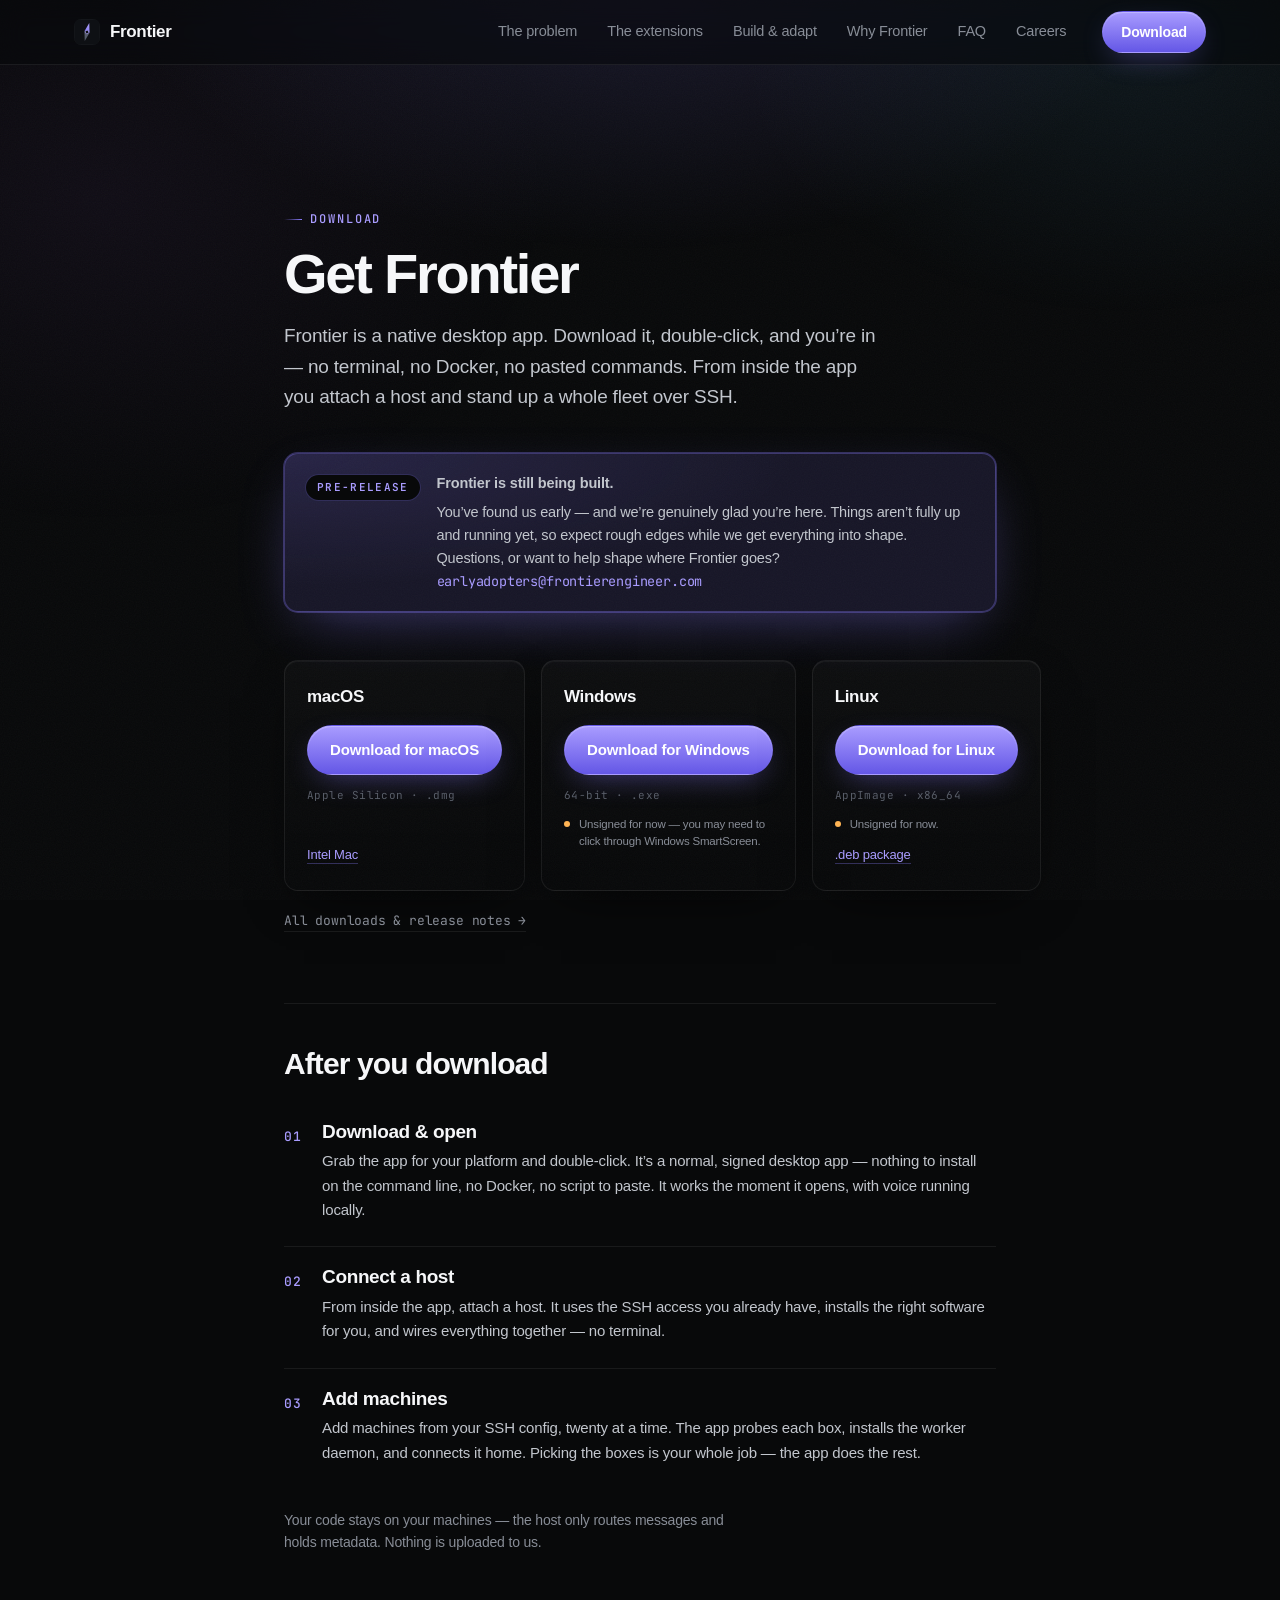
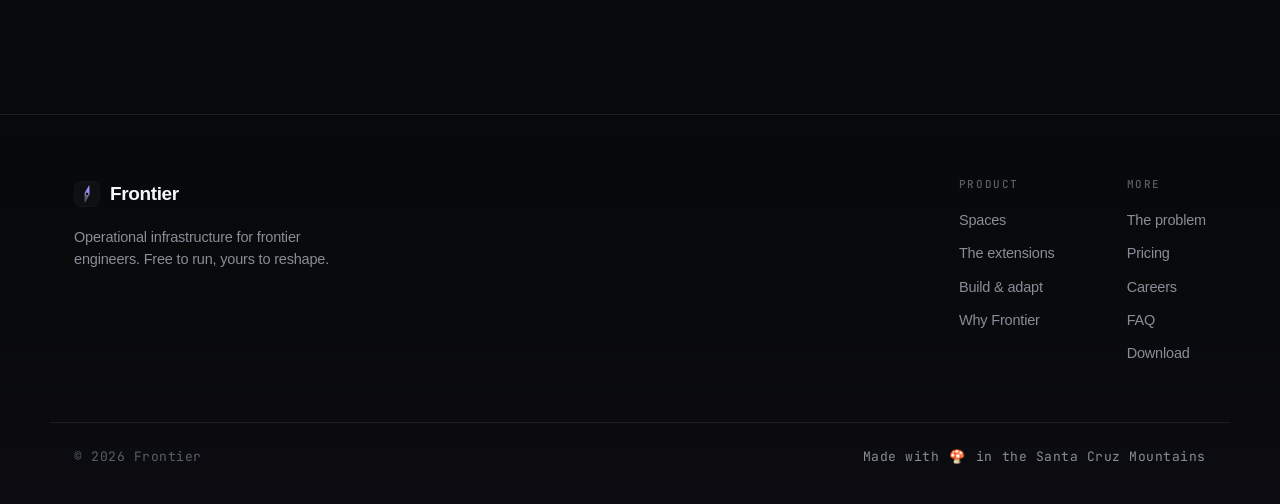
<file: download/index.html>
<!DOCTYPE html><html lang="en"> <head><meta charset="UTF-8"><meta name="viewport" content="width=device-width, initial-scale=1.0"><!-- Tag phones before paint so the desktop-download CTA can offer an "open on
         your computer" note instead of a download you can't run on a phone. --><script>
      if (/Mobi|Android|iPhone|iPod/i.test(navigator.userAgent)) {
        document.documentElement.classList.add('is-phone');
      }
    </script><title>Download Frontier — macOS, Windows &amp; Linux</title><meta name="description" content="Download Frontier — a native desktop app for macOS, Windows and Linux. Download it, double-click, and you’re in; connect a host and add machines over SSH from inside the app. Free and still being built."><link rel="canonical" href="https://frontierengineer.com/download/"><meta name="theme-color" content="#08090a"><link rel="icon" type="image/svg+xml" href="/favicon.svg"><link rel="icon" type="image/png" sizes="32x32" href="/favicon-32.png"><link rel="apple-touch-icon" sizes="180x180" href="/apple-touch-icon.png"><link rel="manifest" href="/site.webmanifest"><meta property="og:type" content="website"><meta property="og:title" content="Download Frontier — macOS, Windows &#38; Linux"><meta property="og:description" content="Download Frontier — a native desktop app for macOS, Windows and Linux. Download it, double-click, and you’re in; connect a host and add machines over SSH from inside the app. Free and still being built."><meta property="og:url" content="https://frontierengineer.com/download/"><meta property="og:image" content="/og.png"><meta name="twitter:card" content="summary_large_image"><meta name="twitter:title" content="Download Frontier — macOS, Windows &#38; Linux"><meta name="twitter:description" content="Download Frontier — a native desktop app for macOS, Windows and Linux. Download it, double-click, and you’re in; connect a host and add machines over SSH from inside the app. Free and still being built."><meta name="twitter:image" content="/og.png"><link rel="preconnect" href="https://api.fontshare.com" crossorigin><link rel="preconnect" href="https://fonts.googleapis.com"><link rel="preconnect" href="https://fonts.gstatic.com" crossorigin><link href="https://api.fontshare.com/v2/css?f[]=general-sans@400,500,600,700&display=swap" rel="stylesheet"><link href="https://fonts.googleapis.com/css2?family=JetBrains+Mono:wght@400;500;600&display=swap" rel="stylesheet"><link rel="stylesheet" href="/_astro/assistant.Bw5Z6QPS.css">
<link rel="stylesheet" href="/_astro/download.C3G9IRcE.css"></head> <body> <header class="nav" data-astro-cid-dmqpwcec> <div class="container nav-inner" data-astro-cid-dmqpwcec> <a class="brand" href="/" aria-label="Frontier home" data-astro-cid-dmqpwcec> <svg class="brand-mark" width="26" height="26" viewBox="0 0 64 64" fill="none" aria-hidden="true" data-astro-cid-dmqpwcec> <defs data-astro-cid-dmqpwcec> <linearGradient id="navg" x1="24" y1="52" x2="42" y2="10" gradientUnits="userSpaceOnUse" data-astro-cid-dmqpwcec> <stop stop-color="#6457e6" data-astro-cid-dmqpwcec></stop> <stop offset="1" stop-color="#b3a8ff" data-astro-cid-dmqpwcec></stop> </linearGradient> </defs> <rect width="64" height="64" rx="15" fill="#0e1014" data-astro-cid-dmqpwcec></rect> <rect x="0.6" y="0.6" width="62.8" height="62.8" rx="14.4" stroke="#ffffff" stroke-opacity="0.08" stroke-width="1.2" data-astro-cid-dmqpwcec></rect> <g transform="rotate(14 32 32)" data-astro-cid-dmqpwcec> <polygon points="32,9 38.5,32 25.5,32" fill="url(#navg)" data-astro-cid-dmqpwcec></polygon> <polygon points="32,55 38.5,32 25.5,32" fill="#565c6b" data-astro-cid-dmqpwcec></polygon> <circle cx="32" cy="32" r="4.2" fill="#0e1014" data-astro-cid-dmqpwcec></circle> <circle cx="32" cy="32" r="4.2" fill="none" stroke="#b3a8ff" stroke-width="1.5" data-astro-cid-dmqpwcec></circle> </g> </svg> <span class="brand-word" data-astro-cid-dmqpwcec>Frontier</span> </a> <nav class="nav-links" aria-label="Primary" data-astro-cid-dmqpwcec> <a href="/#problem" data-astro-cid-dmqpwcec>The problem</a><a href="/#extensions" data-astro-cid-dmqpwcec>The extensions</a><a href="/#adapt" data-astro-cid-dmqpwcec>Build &amp; adapt</a><a href="/#versus" data-astro-cid-dmqpwcec>Why Frontier</a><a href="/#faq" data-astro-cid-dmqpwcec>FAQ</a><a href="/careers" data-astro-cid-dmqpwcec>Careers</a> </nav> <a class="btn btn-primary nav-cta" href="/download" data-cta="download" data-astro-cid-dmqpwcec>Download</a> </div> </header>  <main>  <div class="container dl-page" data-astro-cid-rzcj5pwa> <section class="dl-hero" data-astro-cid-rzcj5pwa> <span class="eyebrow" data-astro-cid-rzcj5pwa>Download</span> <h1 class="dl-title" data-astro-cid-rzcj5pwa>Get Frontier</h1> <p class="dl-lead" data-astro-cid-rzcj5pwa>
Frontier is a native desktop app. Download it, double-click, and you’re in — no terminal, no
        Docker, no pasted commands. From inside the app you attach a host and stand up a whole fleet
        over SSH.
</p> </section> <aside class="dl-prerelease" aria-label="Pre-release notice" data-astro-cid-rzcj5pwa> <span class="dl-prerelease-badge" data-astro-cid-rzcj5pwa>Pre-release</span> <div class="dl-prerelease-body" data-astro-cid-rzcj5pwa> <p class="dl-prerelease-title" data-astro-cid-rzcj5pwa>Frontier is still being built.</p> <p data-astro-cid-rzcj5pwa>
You’ve found us early — and we’re genuinely glad you’re here. Things aren’t fully up and
          running yet, so expect rough edges while we get everything into shape. Questions, or want
          to help shape where Frontier goes? <a href="mailto:earlyadopters@frontierengineer.com?subject=Frontier%20download" data-astro-cid-rzcj5pwa>earlyadopters@frontierengineer.com</a> </p> </div> </aside> <!-- Desktop: real per-platform downloads. --> <section class="dl-downloads only-desktop" aria-label="Downloads" data-astro-cid-rzcj5pwa> <div class="dl-cards" data-astro-cid-rzcj5pwa> <div class="dl-card" data-astro-cid-rzcj5pwa> <span class="dl-card-os" data-astro-cid-rzcj5pwa>macOS</span> <a class="btn btn-primary dl-card-btn" href="https://github.com/frontierengineer/releases/releases/download/stable/Frontier-stable-arm64.dmg" target="_blank" rel="noopener" data-download="macos" data-astro-cid-rzcj5pwa> Download for macOS </a> <span class="dl-card-note" data-astro-cid-rzcj5pwa>Apple Silicon · .dmg</span>  <span class="dl-card-alt" data-astro-cid-rzcj5pwa> <a href="https://github.com/frontierengineer/releases/releases/download/stable/Frontier-stable-x64.dmg" target="_blank" rel="noopener" data-download="macos-alt" data-astro-cid-rzcj5pwa> Intel Mac </a> </span> </div><div class="dl-card" data-astro-cid-rzcj5pwa> <span class="dl-card-os" data-astro-cid-rzcj5pwa>Windows</span> <a class="btn btn-primary dl-card-btn" href="https://github.com/frontierengineer/releases/releases/download/stable/Frontier-stable-x64.exe" target="_blank" rel="noopener" data-download="windows" data-astro-cid-rzcj5pwa> Download for Windows </a> <span class="dl-card-note" data-astro-cid-rzcj5pwa>64-bit · .exe</span> <span class="dl-card-caveat" data-astro-cid-rzcj5pwa>Unsigned for now — you may need to click through Windows SmartScreen.</span>  </div><div class="dl-card" data-astro-cid-rzcj5pwa> <span class="dl-card-os" data-astro-cid-rzcj5pwa>Linux</span> <a class="btn btn-primary dl-card-btn" href="https://github.com/frontierengineer/releases/releases/download/stable/Frontier-stable-x86_64.AppImage" target="_blank" rel="noopener" data-download="linux" data-astro-cid-rzcj5pwa> Download for Linux </a> <span class="dl-card-note" data-astro-cid-rzcj5pwa>AppImage · x86_64</span> <span class="dl-card-caveat" data-astro-cid-rzcj5pwa>Unsigned for now.</span> <span class="dl-card-alt" data-astro-cid-rzcj5pwa> <a href="https://github.com/frontierengineer/releases/releases/download/stable/frontier-stable-amd64.deb" target="_blank" rel="noopener" data-download="linux-alt" data-astro-cid-rzcj5pwa> .deb package </a> </span> </div> </div> <p class="dl-all" data-astro-cid-rzcj5pwa> <a href="https://github.com/frontierengineer/releases/releases/tag/stable" target="_blank" rel="noopener" data-astro-cid-rzcj5pwa>All downloads &amp; release notes →</a> </p> </section> <!-- Phones: you can't run a desktop app, so point people to a computer. --> <section class="dl-onmobile only-mobile" aria-label="Desktop app" data-astro-cid-rzcj5pwa> <div class="dl-mobile-card" data-astro-cid-rzcj5pwa> <span class="dl-mobile-badge" data-astro-cid-rzcj5pwa>Desktop app</span> <p data-astro-cid-rzcj5pwa>
Frontier’s desktop app runs on <strong data-astro-cid-rzcj5pwa>macOS, Windows and Linux</strong>. Open this page on
          your computer to download — or email yourself a reminder and grab it when you’re back at
          your desk.
</p> <a class="dl-mobile-cta" href="mailto:earlyadopters@frontierengineer.com?subject=Frontier%20download" data-astro-cid-rzcj5pwa>earlyadopters@frontierengineer.com</a> </div> </section> <section class="dl-steps-section" data-astro-cid-rzcj5pwa> <h2 class="dl-h2" data-astro-cid-rzcj5pwa>After you download</h2> <ol class="dl-flow" data-astro-cid-rzcj5pwa> <li class="dl-flow-step" data-astro-cid-rzcj5pwa> <span class="dl-flow-num" data-astro-cid-rzcj5pwa>01</span> <div class="dl-flow-body" data-astro-cid-rzcj5pwa> <h3 data-astro-cid-rzcj5pwa>Download &amp; open</h3> <p data-astro-cid-rzcj5pwa>Grab the app for your platform and double-click. It’s a normal, signed desktop app — nothing to install on the command line, no Docker, no script to paste. It works the moment it opens, with voice running locally.</p> </div> </li><li class="dl-flow-step" data-astro-cid-rzcj5pwa> <span class="dl-flow-num" data-astro-cid-rzcj5pwa>02</span> <div class="dl-flow-body" data-astro-cid-rzcj5pwa> <h3 data-astro-cid-rzcj5pwa>Connect a host</h3> <p data-astro-cid-rzcj5pwa>From inside the app, attach a host. It uses the SSH access you already have, installs the right software for you, and wires everything together — no terminal.</p> </div> </li><li class="dl-flow-step" data-astro-cid-rzcj5pwa> <span class="dl-flow-num" data-astro-cid-rzcj5pwa>03</span> <div class="dl-flow-body" data-astro-cid-rzcj5pwa> <h3 data-astro-cid-rzcj5pwa>Add machines</h3> <p data-astro-cid-rzcj5pwa>Add machines from your SSH config, twenty at a time. The app probes each box, installs the worker daemon, and connects it home. Picking the boxes is your whole job — the app does the rest.</p> </div> </li> </ol> <p class="dl-reassure" data-astro-cid-rzcj5pwa>
Your code stays on your machines — the host only routes messages and holds metadata. Nothing
        is uploaded to us.
</p> </section> </div>  </main> <footer class="footer" data-astro-cid-sz7xmlte> <div class="container footer-inner" data-astro-cid-sz7xmlte> <div class="footer-brand" data-astro-cid-sz7xmlte> <a class="footer-logo" href="/" aria-label="Frontier home" data-astro-cid-sz7xmlte> <svg class="footer-mark" width="26" height="26" viewBox="0 0 64 64" fill="none" aria-hidden="true" data-astro-cid-sz7xmlte> <defs data-astro-cid-sz7xmlte> <linearGradient id="footg" x1="24" y1="52" x2="42" y2="10" gradientUnits="userSpaceOnUse" data-astro-cid-sz7xmlte> <stop stop-color="#6457e6" data-astro-cid-sz7xmlte></stop> <stop offset="1" stop-color="#b3a8ff" data-astro-cid-sz7xmlte></stop> </linearGradient> </defs> <rect width="64" height="64" rx="15" fill="#0e1014" data-astro-cid-sz7xmlte></rect> <rect x="0.6" y="0.6" width="62.8" height="62.8" rx="14.4" stroke="#ffffff" stroke-opacity="0.08" stroke-width="1.2" data-astro-cid-sz7xmlte></rect> <g transform="rotate(14 32 32)" data-astro-cid-sz7xmlte> <polygon points="32,9 38.5,32 25.5,32" fill="url(#footg)" data-astro-cid-sz7xmlte></polygon> <polygon points="32,55 38.5,32 25.5,32" fill="#565c6b" data-astro-cid-sz7xmlte></polygon> <circle cx="32" cy="32" r="4.2" fill="#0e1014" data-astro-cid-sz7xmlte></circle> <circle cx="32" cy="32" r="4.2" fill="none" stroke="#b3a8ff" stroke-width="1.5" data-astro-cid-sz7xmlte></circle> </g> </svg> <span class="brand-word" data-astro-cid-sz7xmlte>Frontier</span> </a> <p data-astro-cid-sz7xmlte>Operational infrastructure for frontier engineers. Free to run, yours to reshape.</p> </div> <nav class="footer-cols" aria-label="Footer" data-astro-cid-sz7xmlte> <div data-astro-cid-sz7xmlte> <h4 data-astro-cid-sz7xmlte>Product</h4> <a href="/spaces" data-astro-cid-sz7xmlte>Spaces</a> <a href="/#extensions" data-astro-cid-sz7xmlte>The extensions</a> <a href="/#adapt" data-astro-cid-sz7xmlte>Build &amp; adapt</a> <a href="/#versus" data-astro-cid-sz7xmlte>Why Frontier</a> </div> <div data-astro-cid-sz7xmlte> <h4 data-astro-cid-sz7xmlte>More</h4> <a href="/#problem" data-astro-cid-sz7xmlte>The problem</a> <a href="/#promise" data-astro-cid-sz7xmlte>Pricing</a> <a href="/careers" data-astro-cid-sz7xmlte>Careers</a> <a href="/#faq" data-astro-cid-sz7xmlte>FAQ</a> <a href="/download" data-cta="download" data-astro-cid-sz7xmlte>Download</a> </div> </nav> </div> <div class="container footer-base" data-astro-cid-sz7xmlte> <span data-astro-cid-sz7xmlte>© 2026 Frontier</span> <span class="footer-made" data-astro-cid-sz7xmlte>Made with <span class="footer-emoji" aria-hidden="true" data-astro-cid-sz7xmlte>🍄</span> in the Santa Cruz Mountains</span> </div> </footer> <script type="module">const s=["🌲","🦭","⛰️","🐈","🌊","🍄","🐬","🥃"],t=document.querySelector(".footer-emoji"),n=window.matchMedia("(prefers-reduced-motion: reduce)").matches;if(t&&!n){let e=[];setInterval(()=>{e.length===0&&(e=[...s].sort(()=>Math.random()-.5),e[0]===t.textContent&&e.push(e.shift())),t.classList.add("is-fading"),setTimeout(()=>{t.textContent=e.shift(),t.classList.remove("is-fading")},900)},5e3)}</script>  </body></html>
</file>
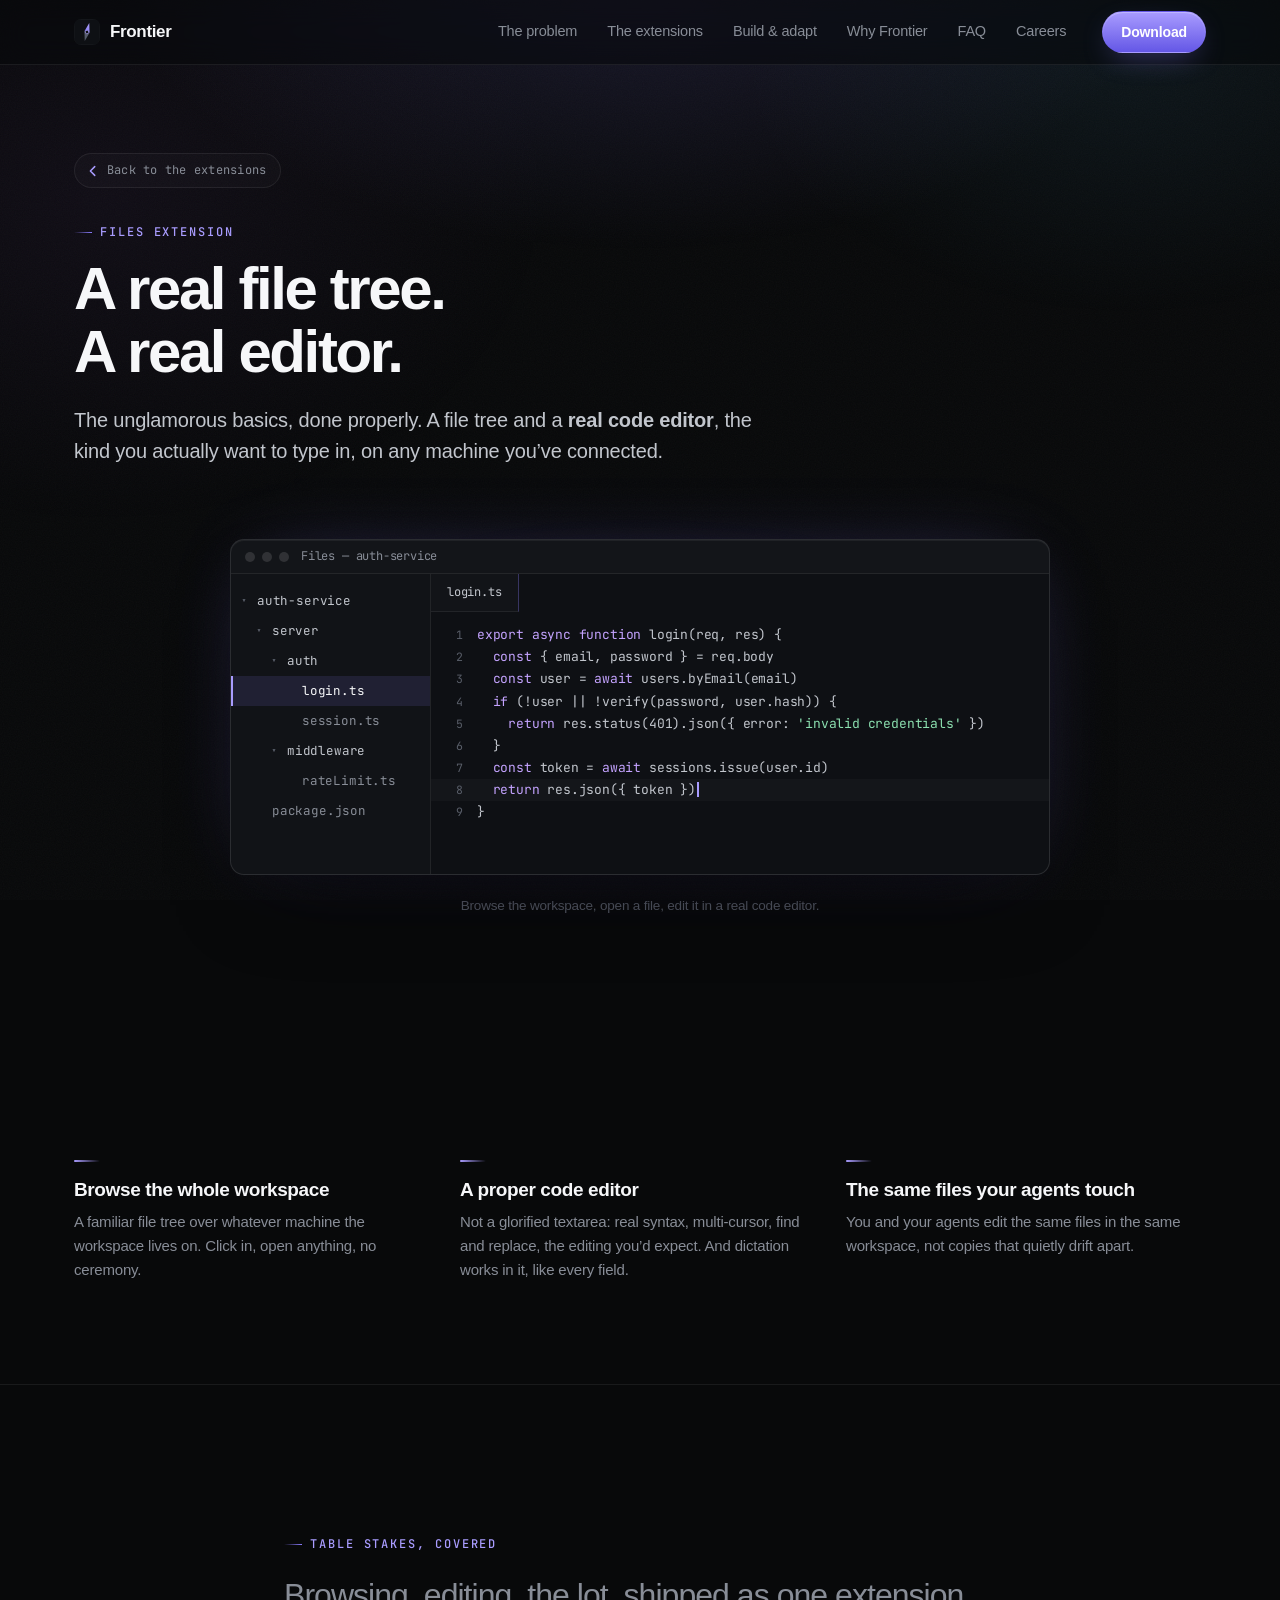
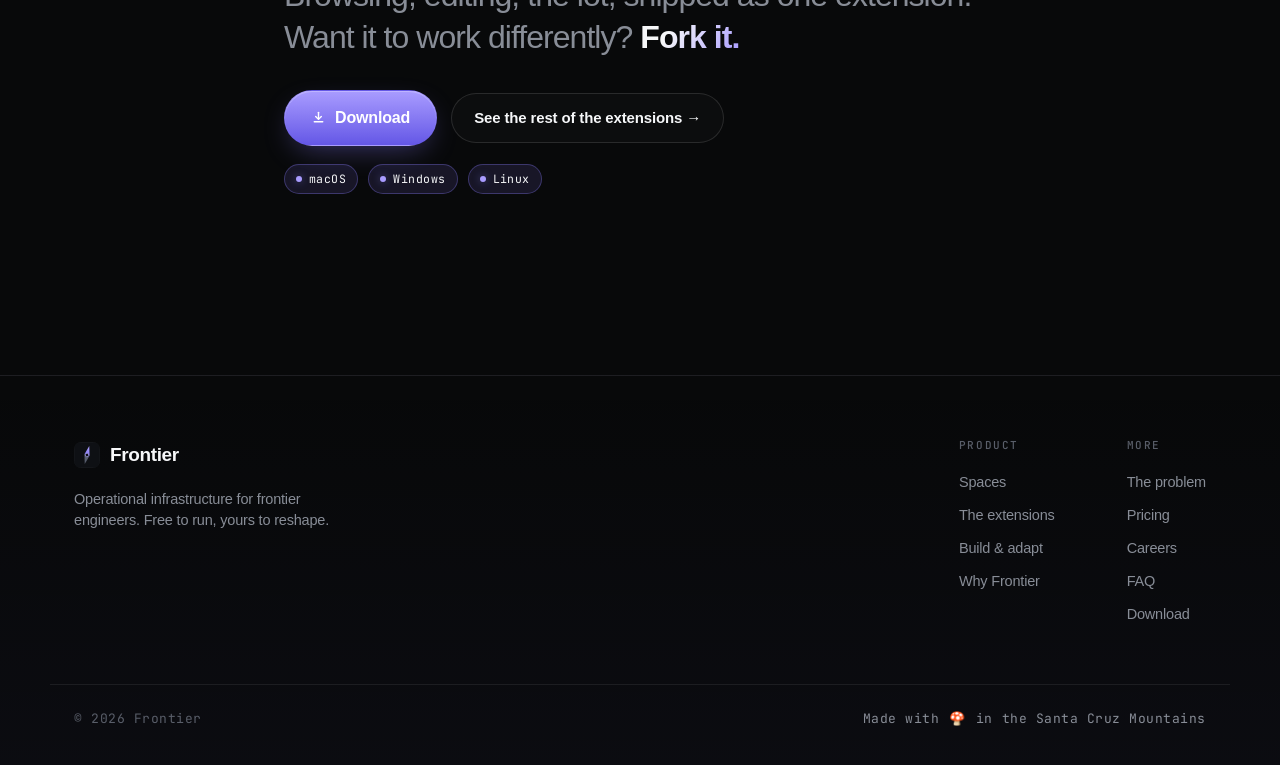
<file: files/index.html>
<!DOCTYPE html><html lang="en"> <head><meta charset="UTF-8"><meta name="viewport" content="width=device-width, initial-scale=1.0"><!-- Tag phones before paint so the desktop-download CTA can offer an "open on
         your computer" note instead of a download you can't run on a phone. --><script>
      if (/Mobi|Android|iPhone|iPod/i.test(navigator.userAgent)) {
        document.documentElement.classList.add('is-phone');
      }
    </script><title>Files — Frontier</title><meta name="description" content="Browse and edit files on any connected machine, with a real tree and a proper code editor. The basics, done right."><link rel="canonical" href="https://frontierengineer.com/files/"><meta name="theme-color" content="#08090a"><link rel="icon" type="image/svg+xml" href="/favicon.svg"><link rel="icon" type="image/png" sizes="32x32" href="/favicon-32.png"><link rel="apple-touch-icon" sizes="180x180" href="/apple-touch-icon.png"><link rel="manifest" href="/site.webmanifest"><meta property="og:type" content="website"><meta property="og:title" content="Files — Frontier"><meta property="og:description" content="Browse and edit files on any connected machine, with a real tree and a proper code editor. The basics, done right."><meta property="og:url" content="https://frontierengineer.com/files/"><meta property="og:image" content="/og.png"><meta name="twitter:card" content="summary_large_image"><meta name="twitter:title" content="Files — Frontier"><meta name="twitter:description" content="Browse and edit files on any connected machine, with a real tree and a proper code editor. The basics, done right."><meta name="twitter:image" content="/og.png"><link rel="preconnect" href="https://api.fontshare.com" crossorigin><link rel="preconnect" href="https://fonts.googleapis.com"><link rel="preconnect" href="https://fonts.gstatic.com" crossorigin><link href="https://api.fontshare.com/v2/css?f[]=general-sans@400,500,600,700&display=swap" rel="stylesheet"><link href="https://fonts.googleapis.com/css2?family=JetBrains+Mono:wght@400;500;600&display=swap" rel="stylesheet"><link rel="stylesheet" href="/_astro/assistant.Bw5Z6QPS.css">
<style>.fdem{width:100%;max-width:820px;margin-inline:auto;border-radius:14px;background:var(--bg-card);border:1px solid var(--border-strong);overflow:hidden;text-align:left;user-select:none;box-shadow:0 1px #ffffff0f inset,0 40px 90px -40px #000000e6,0 0 80px -36px var(--accent-glow)}.fdem-titlebar{display:flex;align-items:center;gap:12px;height:34px;padding:0 14px;border-bottom:1px solid var(--border);background:#ffffff05}.fdem-dots{display:flex;gap:7px}.fdem-dots i{width:10px;height:10px;border-radius:50%;background:var(--border-strong)}.fdem-title{font-family:var(--font-mono);font-size:12px;color:var(--text-muted)}.fdem-body{display:grid;grid-template-columns:200px 1fr;min-height:300px}.fdem-tree{padding:12px 0;border-right:1px solid var(--border);background:#ffffff03}.fdem-row{display:flex;align-items:center;gap:6px;padding-block:5px;padding-right:12px;font-family:var(--font-mono);font-size:12.5px;color:var(--text-muted)}.fdem-row.is-dir{color:var(--text-dim)}.fdem-row.is-active{background:var(--accent-dim);color:var(--text);box-shadow:inset 2px 0 0 var(--accent-bright)}.fdem-ic{width:10px;color:var(--text-faint);font-size:10px}.fdem-name{white-space:nowrap;overflow:hidden;text-overflow:ellipsis}.fdem-editor{display:flex;flex-direction:column;animation:fdem-fade .45s var(--ease)}@keyframes fdem-fade{0%{opacity:0}to{opacity:1}}.fdem-tab{font-family:var(--font-mono);font-size:12px;color:var(--text-dim);padding:9px 16px;border-bottom:1px solid var(--border);border-right:1px solid var(--border-accent);width:fit-content;background:#ffffff04}.fdem-code{padding:12px 0;font-family:var(--font-mono);font-size:13px;line-height:1.7}.fdem-cl{display:flex;align-items:baseline;gap:14px;padding-inline:14px}.fdem-cl.is-caret{background:#ffffff06}.fdem-ln{flex:0 0 auto;width:18px;text-align:right;color:var(--text-faint);font-size:11.5px;user-select:none}.fdem-lc{flex:1;min-width:0;white-space:pre}.fdem-src{color:var(--text-dim)}.fc-kw{color:#c4a3ff}.fc-str{color:#8ce0b0}.fdem-cursor{display:inline-block;width:2px;height:1.1em;background:var(--accent-bright);vertical-align:-.2em;margin-left:1px;animation:fdem-blink 1s step-end infinite}@keyframes fdem-blink{0%,to{opacity:1}50%{opacity:0}}@media(prefers-reduced-motion:reduce){.fdem-editor{animation:none}.fdem-cursor{animation:none!important}}.xhero-lead[data-astro-cid-x2rwxfbg] strong[data-astro-cid-x2rwxfbg]{color:var(--text-dim);font-weight:600}
.xhero[data-astro-cid-bzsrhbdt]{padding-top:clamp(48px,7vw,88px)}.xback[data-astro-cid-bzsrhbdt]{display:flex;align-items:center;gap:7px;width:fit-content;font-family:var(--font-mono);font-size:12px;letter-spacing:.02em;color:var(--text-muted);padding:7px 14px 7px 11px;border:1px solid var(--border);border-radius:999px;background:#ffffff05;margin-bottom:26px;transition:color .2s var(--ease),border-color .2s var(--ease),background .2s var(--ease)}.xback[data-astro-cid-bzsrhbdt]:hover{color:var(--text);border-color:var(--border-accent);background:#ffffff0a}.xback-ic[data-astro-cid-bzsrhbdt]{color:var(--accent-bright);transition:transform .2s var(--ease)}.xback[data-astro-cid-bzsrhbdt]:hover .xback-ic[data-astro-cid-bzsrhbdt]{transform:translate(-2px)}.xhero-title[data-astro-cid-bzsrhbdt]{font-size:clamp(32px,5vw,60px);margin-top:16px;letter-spacing:-.04em}.xhero-lead[data-astro-cid-bzsrhbdt]{font-size:clamp(17px,1.6vw,20px);color:var(--text-dim);max-width:62ch;margin-top:22px;line-height:1.55}.xhero-lead[data-astro-cid-bzsrhbdt] strong{color:var(--text-dim);font-weight:600}.demo-stage[data-astro-cid-bzsrhbdt]{position:relative;margin-top:clamp(40px,6vw,72px)}.demo-glow[data-astro-cid-bzsrhbdt]{position:absolute;left:50%;top:-8%;transform:translate(-50%);width:78%;height:80%;background:radial-gradient(closest-side,rgba(138,124,255,.16),transparent 72%);filter:blur(26px);z-index:-1;pointer-events:none}.demo-cap[data-astro-cid-bzsrhbdt]{text-align:center;color:var(--text-faint);font-size:13.5px;margin-top:20px}.xbeats[data-astro-cid-bzsrhbdt]{padding-block:clamp(48px,8vw,110px)}.xbeats-grid[data-astro-cid-bzsrhbdt]{display:grid;grid-template-columns:repeat(3,1fr);gap:26px}.xbeat[data-astro-cid-bzsrhbdt]{position:relative}.xbeat-mark[data-astro-cid-bzsrhbdt]{display:block;width:26px;height:2px;border-radius:2px;background:linear-gradient(90deg,var(--accent-bright),transparent);margin-bottom:18px}.xbeat[data-astro-cid-bzsrhbdt] h3[data-astro-cid-bzsrhbdt]{font-size:19px;letter-spacing:-.02em}.xbeat[data-astro-cid-bzsrhbdt] p[data-astro-cid-bzsrhbdt]{color:var(--text-muted);font-size:15px;line-height:1.6;margin-top:10px}.xnote[data-astro-cid-bzsrhbdt]{border-top:1px solid var(--border)}.xnote-inner[data-astro-cid-bzsrhbdt]{max-width:760px}.xnote-body[data-astro-cid-bzsrhbdt]{font-family:var(--font-display);font-weight:500;font-size:clamp(22px,3vw,32px);line-height:1.32;letter-spacing:-.03em;color:var(--text-muted);margin-top:20px}.xnote-body[data-astro-cid-bzsrhbdt] .text-grad{font-weight:600}.xnote-cta[data-astro-cid-bzsrhbdt]{margin-top:32px}@media(max-width:760px){.xbeats-grid[data-astro-cid-bzsrhbdt]{grid-template-columns:1fr;gap:32px}}
.dl[data-astro-cid-itgiii2b]{display:flex;flex-direction:column;gap:18px}.dl-align-center[data-astro-cid-itgiii2b]{align-items:center}.dl-align-start[data-astro-cid-itgiii2b]{align-items:flex-start}.dl-actions[data-astro-cid-itgiii2b]{display:flex;gap:14px;flex-wrap:wrap;align-items:center}.dl-align-center[data-astro-cid-itgiii2b] .dl-actions[data-astro-cid-itgiii2b]{justify-content:center}.dl-btn[data-astro-cid-itgiii2b]{gap:9px}.dl-btn-lg[data-astro-cid-itgiii2b]{padding:14px 26px;font-size:16px}.dl-ic[data-astro-cid-itgiii2b]{margin-top:-1px;flex:0 0 auto}.dl-mobile-note[data-astro-cid-itgiii2b]{display:none;max-width:40ch;color:var(--text-muted);font-size:14px;line-height:1.5}.dl-align-center[data-astro-cid-itgiii2b] .dl-mobile-note[data-astro-cid-itgiii2b]{text-align:center}.dl-platforms[data-astro-cid-itgiii2b]{display:flex;flex-wrap:wrap;gap:8px 10px;align-items:center}.dl-align-center[data-astro-cid-itgiii2b] .dl-platforms[data-astro-cid-itgiii2b]{justify-content:center}.dl-plat[data-astro-cid-itgiii2b]{display:inline-flex;align-items:center;gap:7px;font-family:var(--font-mono);font-size:11.5px;letter-spacing:.04em;padding:5px 11px;border:1px solid var(--border);border-radius:999px;background:#ffffff05;white-space:nowrap}.dl-plat-dot[data-astro-cid-itgiii2b]{width:6px;height:6px;border-radius:50%;flex:0 0 auto}.dl-plat[data-astro-cid-itgiii2b].is-ready{border-color:var(--border-accent);background:var(--accent-dim)}.dl-plat[data-astro-cid-itgiii2b].is-ready .dl-plat-name[data-astro-cid-itgiii2b]{color:var(--text)}.dl-plat[data-astro-cid-itgiii2b].is-ready .dl-plat-dot[data-astro-cid-itgiii2b]{background:var(--accent-bright);box-shadow:0 0 8px var(--accent-glow)}.dl-plat-name[data-astro-cid-itgiii2b]{color:var(--text-muted)}@media(max-width:480px){.dl-btn[data-astro-cid-itgiii2b]{display:none}.dl-mobile-note[data-astro-cid-itgiii2b]{display:block}}html.is-phone .dl-btn[data-astro-cid-itgiii2b]{display:none}html.is-phone .dl-mobile-note[data-astro-cid-itgiii2b]{display:block}
</style></head> <body> <header class="nav" data-astro-cid-dmqpwcec> <div class="container nav-inner" data-astro-cid-dmqpwcec> <a class="brand" href="/" aria-label="Frontier home" data-astro-cid-dmqpwcec> <svg class="brand-mark" width="26" height="26" viewBox="0 0 64 64" fill="none" aria-hidden="true" data-astro-cid-dmqpwcec> <defs data-astro-cid-dmqpwcec> <linearGradient id="navg" x1="24" y1="52" x2="42" y2="10" gradientUnits="userSpaceOnUse" data-astro-cid-dmqpwcec> <stop stop-color="#6457e6" data-astro-cid-dmqpwcec></stop> <stop offset="1" stop-color="#b3a8ff" data-astro-cid-dmqpwcec></stop> </linearGradient> </defs> <rect width="64" height="64" rx="15" fill="#0e1014" data-astro-cid-dmqpwcec></rect> <rect x="0.6" y="0.6" width="62.8" height="62.8" rx="14.4" stroke="#ffffff" stroke-opacity="0.08" stroke-width="1.2" data-astro-cid-dmqpwcec></rect> <g transform="rotate(14 32 32)" data-astro-cid-dmqpwcec> <polygon points="32,9 38.5,32 25.5,32" fill="url(#navg)" data-astro-cid-dmqpwcec></polygon> <polygon points="32,55 38.5,32 25.5,32" fill="#565c6b" data-astro-cid-dmqpwcec></polygon> <circle cx="32" cy="32" r="4.2" fill="#0e1014" data-astro-cid-dmqpwcec></circle> <circle cx="32" cy="32" r="4.2" fill="none" stroke="#b3a8ff" stroke-width="1.5" data-astro-cid-dmqpwcec></circle> </g> </svg> <span class="brand-word" data-astro-cid-dmqpwcec>Frontier</span> </a> <nav class="nav-links" aria-label="Primary" data-astro-cid-dmqpwcec> <a href="/#problem" data-astro-cid-dmqpwcec>The problem</a><a href="/#extensions" data-astro-cid-dmqpwcec>The extensions</a><a href="/#adapt" data-astro-cid-dmqpwcec>Build &amp; adapt</a><a href="/#versus" data-astro-cid-dmqpwcec>Why Frontier</a><a href="/#faq" data-astro-cid-dmqpwcec>FAQ</a><a href="/careers" data-astro-cid-dmqpwcec>Careers</a> </nav> <a class="btn btn-primary nav-cta" href="/download" data-cta="download" data-astro-cid-dmqpwcec>Download</a> </div> </header>  <main>  <section class="xhero section" data-astro-cid-bzsrhbdt> <div class="container" data-astro-cid-bzsrhbdt> <a class="xback" href="/#extensions" data-astro-cid-bzsrhbdt> <svg class="xback-ic" width="14" height="14" viewBox="0 0 16 16" fill="none" stroke="currentColor" stroke-width="1.7" stroke-linecap="round" stroke-linejoin="round" aria-hidden="true" data-astro-cid-bzsrhbdt><path d="M10 3 5 8l5 5" data-astro-cid-bzsrhbdt></path></svg>
Back to the extensions
</a> <span class="eyebrow" data-astro-cid-bzsrhbdt>Files extension</span> <h1 class="xhero-title" data-astro-cid-bzsrhbdt>A real file tree.<br data-astro-cid-x2rwxfbg>A real editor.</h1> <p class="xhero-lead" data-astro-cid-bzsrhbdt>
The unglamorous basics, done properly. A file tree and a <strong data-astro-cid-x2rwxfbg>real code editor</strong>, the
    kind you actually want to type in, on any machine you’ve connected.
</p> <div class="demo-stage" data-astro-cid-bzsrhbdt> <div class="demo-glow" aria-hidden="true" data-astro-cid-bzsrhbdt></div> <div class="demo-interactive" data-astro-cid-bzsrhbdt>    <style>astro-island,astro-slot,astro-static-slot{display:contents}</style><script>(()=>{var n=(a,t)=>{let i=async()=>{await(await a())()};if(t.value){let e=matchMedia(t.value);e.matches?i():e.addEventListener("change",i,{once:!0})}};(self.Astro||(self.Astro={})).media=n;window.dispatchEvent(new Event("astro:media"));})();</script><script>(()=>{var A=Object.defineProperty;var g=(i,o,a)=>o in i?A(i,o,{enumerable:!0,configurable:!0,writable:!0,value:a}):i[o]=a;var d=(i,o,a)=>g(i,typeof o!="symbol"?o+"":o,a);{let i={0:t=>m(t),1:t=>a(t),2:t=>new RegExp(t),3:t=>new Date(t),4:t=>new Map(a(t)),5:t=>new Set(a(t)),6:t=>BigInt(t),7:t=>new URL(t),8:t=>new Uint8Array(t),9:t=>new Uint16Array(t),10:t=>new Uint32Array(t),11:t=>1/0*t},o=t=>{let[l,e]=t;return l in i?i[l](e):void 0},a=t=>t.map(o),m=t=>typeof t!="object"||t===null?t:Object.fromEntries(Object.entries(t).map(([l,e])=>[l,o(e)]));class y extends HTMLElement{constructor(){super(...arguments);d(this,"Component");d(this,"hydrator");d(this,"hydrate",async()=>{var b;if(!this.hydrator||!this.isConnected)return;let e=(b=this.parentElement)==null?void 0:b.closest("astro-island[ssr]");if(e){e.addEventListener("astro:hydrate",this.hydrate,{once:!0});return}let c=this.querySelectorAll("astro-slot"),n={},h=this.querySelectorAll("template[data-astro-template]");for(let r of h){let s=r.closest(this.tagName);s!=null&&s.isSameNode(this)&&(n[r.getAttribute("data-astro-template")||"default"]=r.innerHTML,r.remove())}for(let r of c){let s=r.closest(this.tagName);s!=null&&s.isSameNode(this)&&(n[r.getAttribute("name")||"default"]=r.innerHTML)}let p;try{p=this.hasAttribute("props")?m(JSON.parse(this.getAttribute("props"))):{}}catch(r){let s=this.getAttribute("component-url")||"<unknown>",v=this.getAttribute("component-export");throw v&&(s+=` (export ${v})`),console.error(`[hydrate] Error parsing props for component ${s}`,this.getAttribute("props"),r),r}let u;await this.hydrator(this)(this.Component,p,n,{client:this.getAttribute("client")}),this.removeAttribute("ssr"),this.dispatchEvent(new CustomEvent("astro:hydrate"))});d(this,"unmount",()=>{this.isConnected||this.dispatchEvent(new CustomEvent("astro:unmount"))})}disconnectedCallback(){document.removeEventListener("astro:after-swap",this.unmount),document.addEventListener("astro:after-swap",this.unmount,{once:!0})}connectedCallback(){if(!this.hasAttribute("await-children")||document.readyState==="interactive"||document.readyState==="complete")this.childrenConnectedCallback();else{let e=()=>{document.removeEventListener("DOMContentLoaded",e),c.disconnect(),this.childrenConnectedCallback()},c=new MutationObserver(()=>{var n;((n=this.lastChild)==null?void 0:n.nodeType)===Node.COMMENT_NODE&&this.lastChild.nodeValue==="astro:end"&&(this.lastChild.remove(),e())});c.observe(this,{childList:!0}),document.addEventListener("DOMContentLoaded",e)}}async childrenConnectedCallback(){let e=this.getAttribute("before-hydration-url");e&&await import(e),this.start()}async start(){let e=JSON.parse(this.getAttribute("opts")),c=this.getAttribute("client");if(Astro[c]===void 0){window.addEventListener(`astro:${c}`,()=>this.start(),{once:!0});return}try{await Astro[c](async()=>{let n=this.getAttribute("renderer-url"),[h,{default:p}]=await Promise.all([import(this.getAttribute("component-url")),n?import(n):()=>()=>{}]),u=this.getAttribute("component-export")||"default";if(!u.includes("."))this.Component=h[u];else{this.Component=h;for(let f of u.split("."))this.Component=this.Component[f]}return this.hydrator=p,this.hydrate},e,this)}catch(n){console.error(`[astro-island] Error hydrating ${this.getAttribute("component-url")}`,n)}}attributeChangedCallback(){this.hydrate()}}d(y,"observedAttributes",["props"]),customElements.get("astro-island")||customElements.define("astro-island",y)}})();</script><astro-island uid="RG3Ah" prefix="r1" component-url="/_astro/FilesDemo.DEWFJemg.js" component-export="default" renderer-url="/_astro/client.CbHKJimV.js" props="{&quot;data-astro-cid-x2rwxfbg&quot;:[0,true]}" ssr client="media" opts="{&quot;name&quot;:&quot;FilesDemo&quot;,&quot;value&quot;:&quot;(min-width: 860px)&quot;}" await-children><div class="fdem" aria-label="Browsing and editing files"><div class="fdem-titlebar"><span class="fdem-dots"><i></i><i></i><i></i></span><span class="fdem-title">Files — auth-service</span></div><div class="fdem-body"><aside class="fdem-tree"><div class="fdem-row  is-dir" style="padding-left:10px"><span class="fdem-ic">▾</span><span class="fdem-name">auth-service</span></div><div class="fdem-row  is-dir" style="padding-left:25px"><span class="fdem-ic">▾</span><span class="fdem-name">server</span></div><div class="fdem-row  is-dir" style="padding-left:40px"><span class="fdem-ic">▾</span><span class="fdem-name">auth</span></div><div class="fdem-row is-active " style="padding-left:55px"><span class="fdem-ic"></span><span class="fdem-name">login.ts</span></div><div class="fdem-row  " style="padding-left:55px"><span class="fdem-ic"></span><span class="fdem-name">session.ts</span></div><div class="fdem-row  is-dir" style="padding-left:40px"><span class="fdem-ic">▾</span><span class="fdem-name">middleware</span></div><div class="fdem-row  " style="padding-left:55px"><span class="fdem-ic"></span><span class="fdem-name">rateLimit.ts</span></div><div class="fdem-row  " style="padding-left:25px"><span class="fdem-ic"></span><span class="fdem-name">package.json</span></div></aside><div class="fdem-editor"><div class="fdem-tab">login.ts</div><div class="fdem-code"><div class="fdem-cl "><span class="fdem-ln">1</span><span class="fdem-lc"><span class="fdem-src"><span class="fc-kw">export</span> <span class="fc-kw">async</span> <span class="fc-kw">function</span> login(req, res) {</span></span></div><div class="fdem-cl "><span class="fdem-ln">2</span><span class="fdem-lc"><span class="fdem-src">  <span class="fc-kw">const</span> { email, password } = req.body</span></span></div><div class="fdem-cl "><span class="fdem-ln">3</span><span class="fdem-lc"><span class="fdem-src">  <span class="fc-kw">const</span> user = <span class="fc-kw">await</span> users.byEmail(email)</span></span></div><div class="fdem-cl "><span class="fdem-ln">4</span><span class="fdem-lc"><span class="fdem-src">  <span class="fc-kw">if</span> (!user || !verify(password, user.hash)) {</span></span></div><div class="fdem-cl "><span class="fdem-ln">5</span><span class="fdem-lc"><span class="fdem-src">    <span class="fc-kw">return</span> res.status(401).json({ error: <span class="fc-str">'invalid credentials'</span> })</span></span></div><div class="fdem-cl "><span class="fdem-ln">6</span><span class="fdem-lc"><span class="fdem-src">  }</span></span></div><div class="fdem-cl "><span class="fdem-ln">7</span><span class="fdem-lc"><span class="fdem-src">  <span class="fc-kw">const</span> token = <span class="fc-kw">await</span> sessions.issue(user.id)</span></span></div><div class="fdem-cl is-caret"><span class="fdem-ln">8</span><span class="fdem-lc"><span class="fdem-src">  <span class="fc-kw">return</span> res.json({ token })</span><span class="fdem-cursor"></span></span></div><div class="fdem-cl "><span class="fdem-ln">9</span><span class="fdem-lc"><span class="fdem-src">}</span></span></div></div></div></div></div><!--astro:end--></astro-island> </div> <img class="demo-fallback" src="/demos/files-demo.png" alt="A file tree and a code editor in Frontier, showing a TypeScript file from an auth service." loading="lazy" data-astro-cid-bzsrhbdt> </div> <p class="demo-cap" data-astro-cid-bzsrhbdt>Browse the workspace, open a file, edit it in a real code editor.</p> </div> </section> <section class="section xbeats" data-astro-cid-bzsrhbdt> <div class="container" data-astro-cid-bzsrhbdt> <div class="xbeats-grid" data-astro-cid-bzsrhbdt> <article class="xbeat" data-astro-cid-bzsrhbdt> <span class="xbeat-mark" data-astro-cid-bzsrhbdt></span> <h3 data-astro-cid-bzsrhbdt>Browse the whole workspace</h3> <p data-astro-cid-bzsrhbdt>A familiar file tree over whatever machine the workspace lives on. Click in, open anything, no ceremony.</p> </article><article class="xbeat" data-astro-cid-bzsrhbdt> <span class="xbeat-mark" data-astro-cid-bzsrhbdt></span> <h3 data-astro-cid-bzsrhbdt>A proper code editor</h3> <p data-astro-cid-bzsrhbdt>Not a glorified textarea: real syntax, multi-cursor, find and replace, the editing you’d expect. And dictation works in it, like every field.</p> </article><article class="xbeat" data-astro-cid-bzsrhbdt> <span class="xbeat-mark" data-astro-cid-bzsrhbdt></span> <h3 data-astro-cid-bzsrhbdt>The same files your agents touch</h3> <p data-astro-cid-bzsrhbdt>You and your agents edit the same files in the same workspace, not copies that quietly drift apart.</p> </article> </div> </div> </section> <section class="section xnote" data-astro-cid-bzsrhbdt> <div class="container xnote-inner" data-astro-cid-bzsrhbdt> <span class="eyebrow" data-astro-cid-bzsrhbdt>Table stakes, covered</span> <p class="xnote-body" data-astro-cid-bzsrhbdt>
Browsing, editing, the lot, shipped as one extension. Want it to work differently?
<span class="text-grad" data-astro-cid-x2rwxfbg>Fork it.</span> </p> <div class="xnote-cta" data-astro-cid-bzsrhbdt> <div class="dl dl-hero dl-align-start" data-astro-cid-itgiii2b> <div class="dl-actions" data-astro-cid-itgiii2b> <a class="btn btn-primary dl-btn dl-btn-lg" href="/download" data-cta="download" data-astro-cid-itgiii2b> <svg class="dl-ic" width="15" height="15" viewBox="0 0 16 16" fill="none" stroke="currentColor" stroke-width="1.5" stroke-linecap="round" stroke-linejoin="round" aria-hidden="true" data-astro-cid-itgiii2b> <path d="M8 2.5v7" data-astro-cid-itgiii2b></path> <path d="M5 7l3 3 3-3" data-astro-cid-itgiii2b></path> <path d="M3.5 12.5h9" data-astro-cid-itgiii2b></path> </svg> <span data-astro-cid-itgiii2b>Download</span> </a> <a class="btn btn-ghost dl-secondary" href="/#extensions" data-astro-cid-itgiii2b>See the rest of the extensions →</a> <p class="dl-mobile-note" data-astro-cid-itgiii2b>
Frontier’s desktop app runs on macOS, Windows &amp; Linux — open this page on your computer to
      download.
</p> </div> <div class="dl-platforms" role="list" aria-label="Available platforms" data-astro-cid-itgiii2b> <span class="dl-plat is-ready" role="listitem" data-astro-cid-itgiii2b> <span class="dl-plat-dot" aria-hidden="true" data-astro-cid-itgiii2b></span> <span class="dl-plat-name" data-astro-cid-itgiii2b>macOS</span> </span><span class="dl-plat is-ready" role="listitem" data-astro-cid-itgiii2b> <span class="dl-plat-dot" aria-hidden="true" data-astro-cid-itgiii2b></span> <span class="dl-plat-name" data-astro-cid-itgiii2b>Windows</span> </span><span class="dl-plat is-ready" role="listitem" data-astro-cid-itgiii2b> <span class="dl-plat-dot" aria-hidden="true" data-astro-cid-itgiii2b></span> <span class="dl-plat-name" data-astro-cid-itgiii2b>Linux</span> </span> </div> </div>  </div> </div> </section>  </main> <footer class="footer" data-astro-cid-sz7xmlte> <div class="container footer-inner" data-astro-cid-sz7xmlte> <div class="footer-brand" data-astro-cid-sz7xmlte> <a class="footer-logo" href="/" aria-label="Frontier home" data-astro-cid-sz7xmlte> <svg class="footer-mark" width="26" height="26" viewBox="0 0 64 64" fill="none" aria-hidden="true" data-astro-cid-sz7xmlte> <defs data-astro-cid-sz7xmlte> <linearGradient id="footg" x1="24" y1="52" x2="42" y2="10" gradientUnits="userSpaceOnUse" data-astro-cid-sz7xmlte> <stop stop-color="#6457e6" data-astro-cid-sz7xmlte></stop> <stop offset="1" stop-color="#b3a8ff" data-astro-cid-sz7xmlte></stop> </linearGradient> </defs> <rect width="64" height="64" rx="15" fill="#0e1014" data-astro-cid-sz7xmlte></rect> <rect x="0.6" y="0.6" width="62.8" height="62.8" rx="14.4" stroke="#ffffff" stroke-opacity="0.08" stroke-width="1.2" data-astro-cid-sz7xmlte></rect> <g transform="rotate(14 32 32)" data-astro-cid-sz7xmlte> <polygon points="32,9 38.5,32 25.5,32" fill="url(#footg)" data-astro-cid-sz7xmlte></polygon> <polygon points="32,55 38.5,32 25.5,32" fill="#565c6b" data-astro-cid-sz7xmlte></polygon> <circle cx="32" cy="32" r="4.2" fill="#0e1014" data-astro-cid-sz7xmlte></circle> <circle cx="32" cy="32" r="4.2" fill="none" stroke="#b3a8ff" stroke-width="1.5" data-astro-cid-sz7xmlte></circle> </g> </svg> <span class="brand-word" data-astro-cid-sz7xmlte>Frontier</span> </a> <p data-astro-cid-sz7xmlte>Operational infrastructure for frontier engineers. Free to run, yours to reshape.</p> </div> <nav class="footer-cols" aria-label="Footer" data-astro-cid-sz7xmlte> <div data-astro-cid-sz7xmlte> <h4 data-astro-cid-sz7xmlte>Product</h4> <a href="/spaces" data-astro-cid-sz7xmlte>Spaces</a> <a href="/#extensions" data-astro-cid-sz7xmlte>The extensions</a> <a href="/#adapt" data-astro-cid-sz7xmlte>Build &amp; adapt</a> <a href="/#versus" data-astro-cid-sz7xmlte>Why Frontier</a> </div> <div data-astro-cid-sz7xmlte> <h4 data-astro-cid-sz7xmlte>More</h4> <a href="/#problem" data-astro-cid-sz7xmlte>The problem</a> <a href="/#promise" data-astro-cid-sz7xmlte>Pricing</a> <a href="/careers" data-astro-cid-sz7xmlte>Careers</a> <a href="/#faq" data-astro-cid-sz7xmlte>FAQ</a> <a href="/download" data-cta="download" data-astro-cid-sz7xmlte>Download</a> </div> </nav> </div> <div class="container footer-base" data-astro-cid-sz7xmlte> <span data-astro-cid-sz7xmlte>© 2026 Frontier</span> <span class="footer-made" data-astro-cid-sz7xmlte>Made with <span class="footer-emoji" aria-hidden="true" data-astro-cid-sz7xmlte>🍄</span> in the Santa Cruz Mountains</span> </div> </footer> <script type="module">const s=["🌲","🦭","⛰️","🐈","🌊","🍄","🐬","🥃"],t=document.querySelector(".footer-emoji"),n=window.matchMedia("(prefers-reduced-motion: reduce)").matches;if(t&&!n){let e=[];setInterval(()=>{e.length===0&&(e=[...s].sort(()=>Math.random()-.5),e[0]===t.textContent&&e.push(e.shift())),t.classList.add("is-fading"),setTimeout(()=>{t.textContent=e.shift(),t.classList.remove("is-fading")},900)},5e3)}</script>  </body></html>
</file>
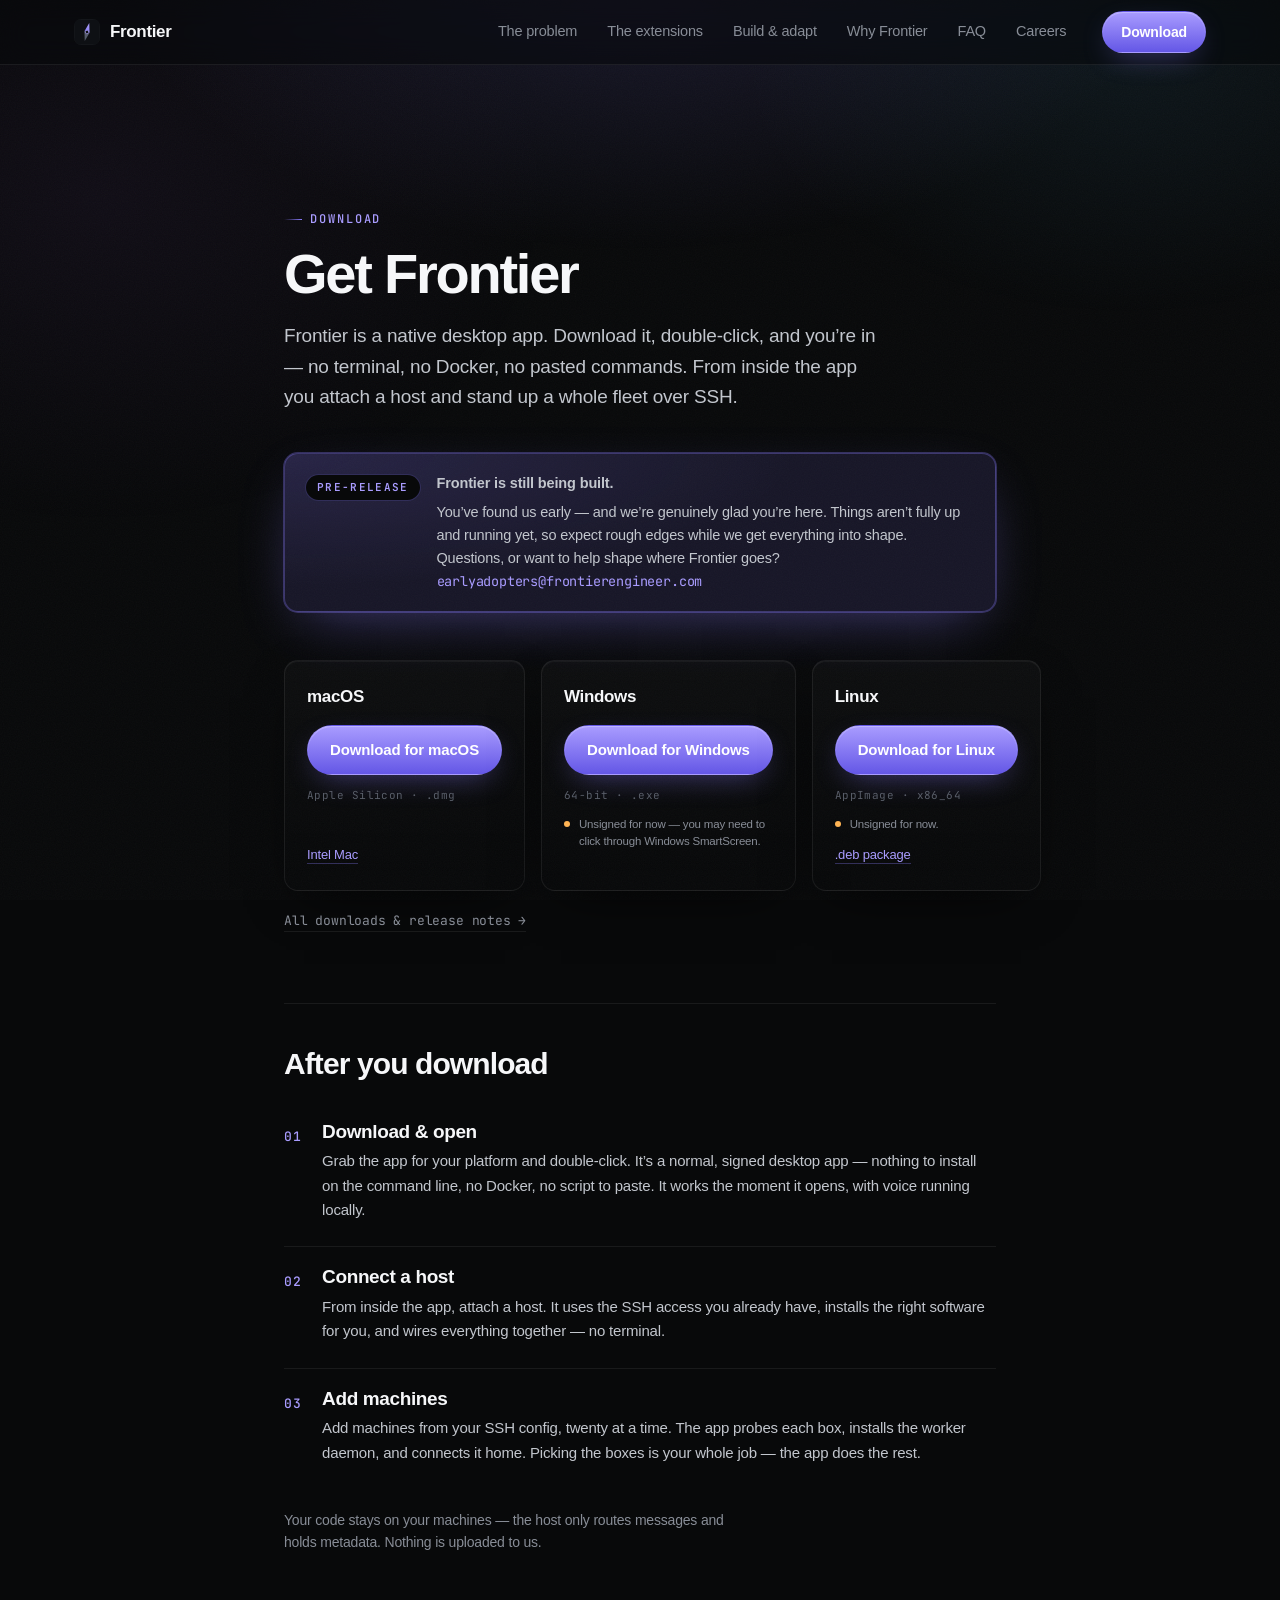
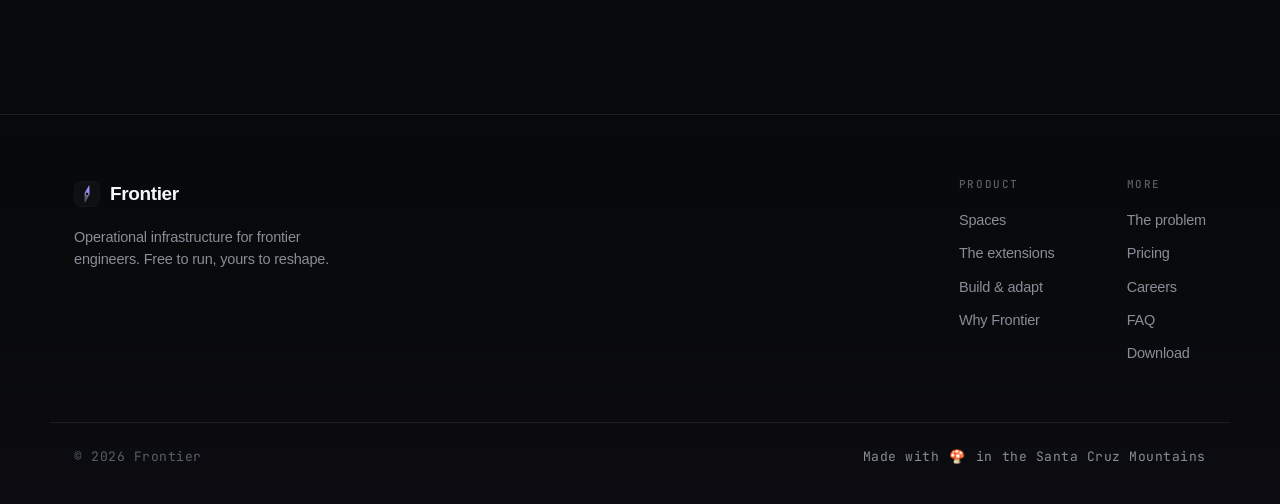
<file: install/index.html>
<!doctype html><title>Redirecting to: /download</title><meta http-equiv="refresh" content="0;url=/download"><meta name="robots" content="noindex"><link rel="canonical" href="https://frontierengineer.com/download"><body>	<a href="/download">Redirecting from <code>/install/</code> to <code>/download</code></a></body>
</file>
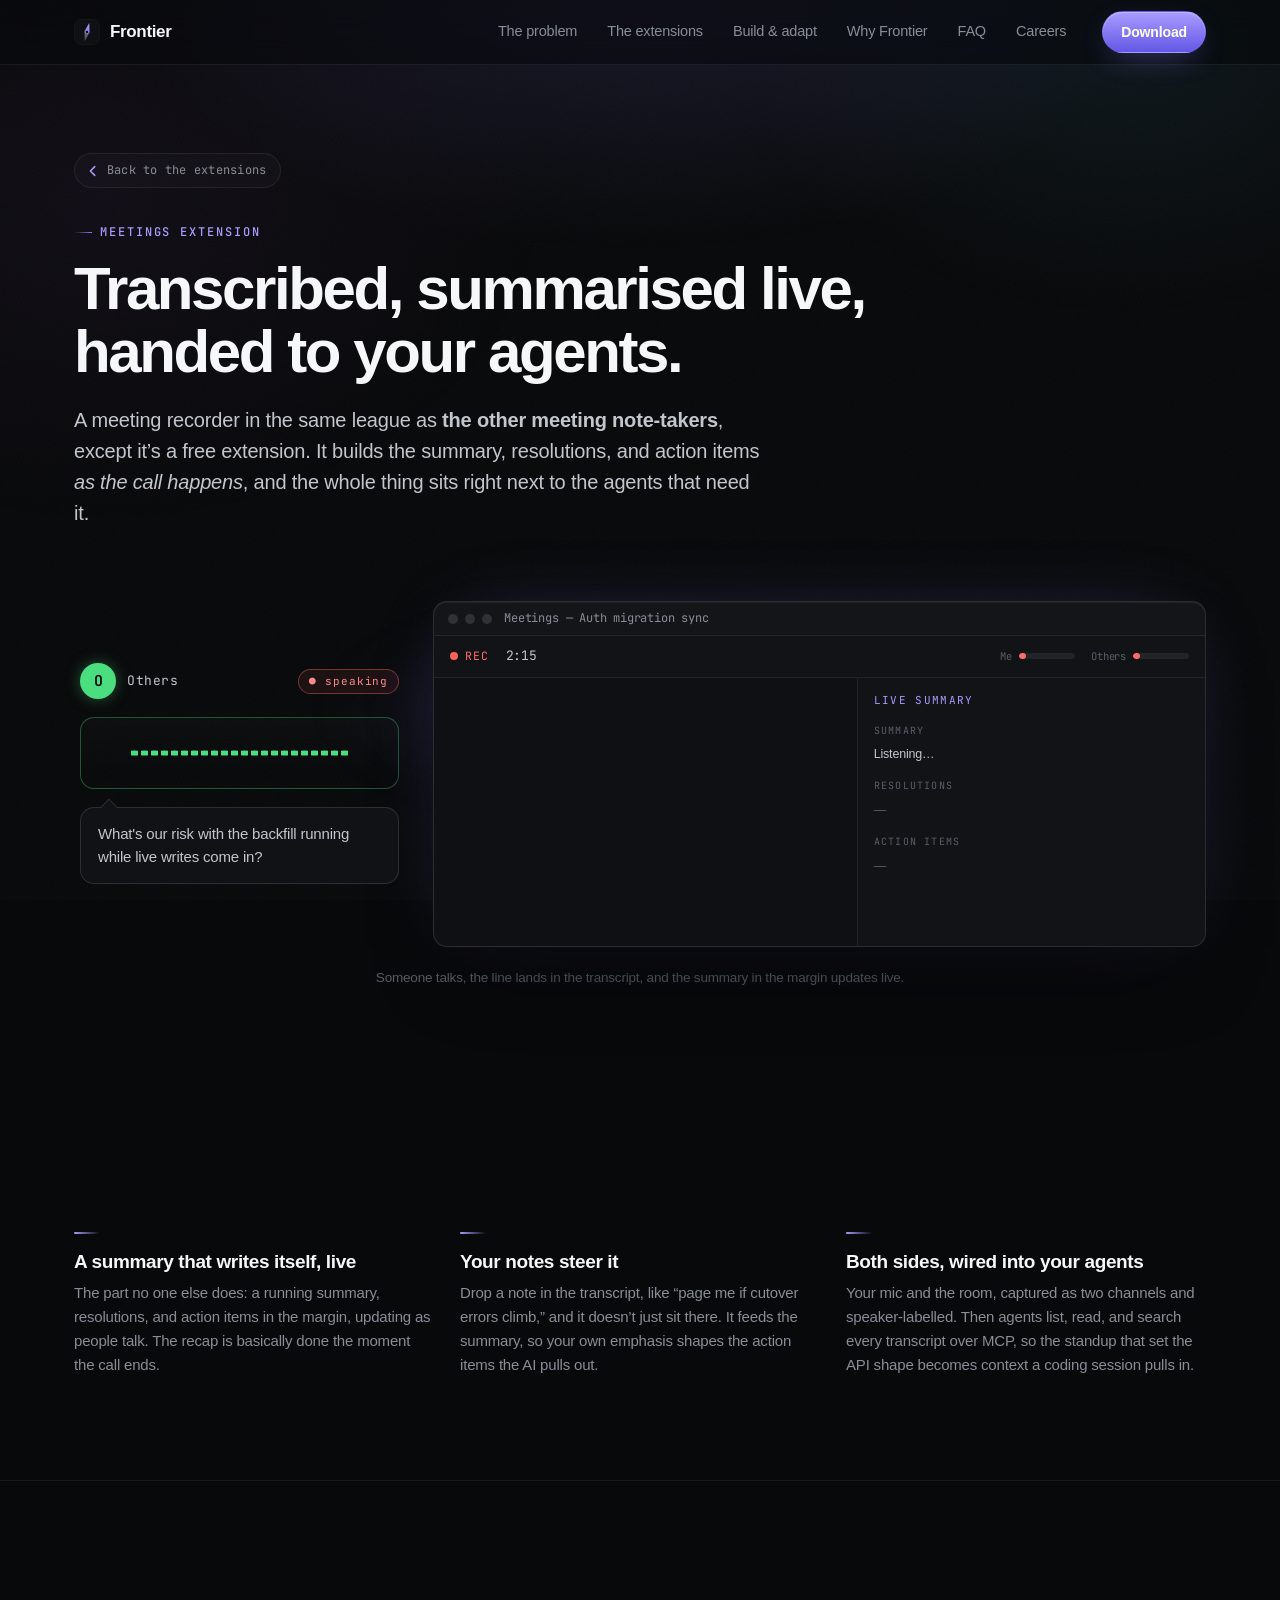
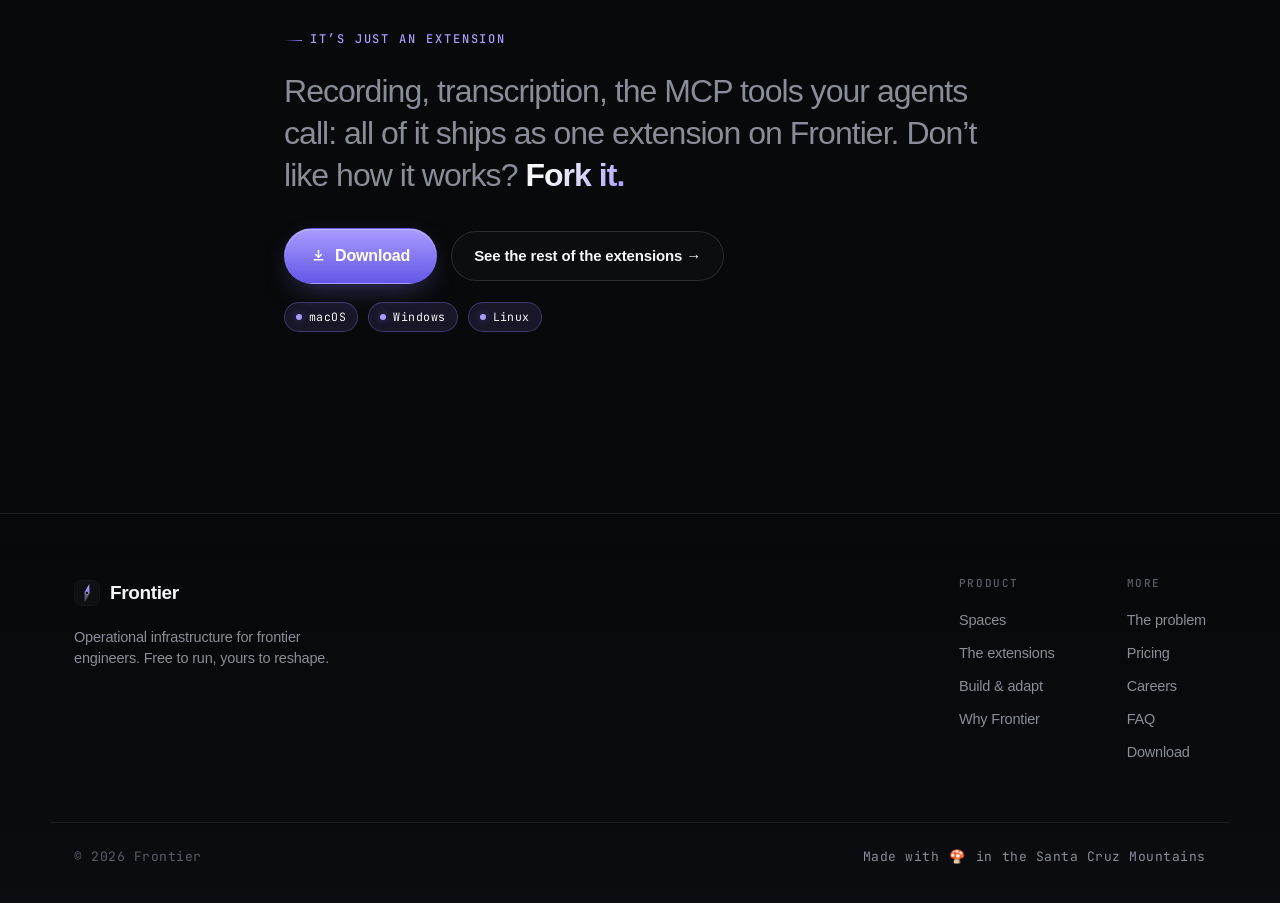
<file: meetings/index.html>
<!DOCTYPE html><html lang="en"> <head><meta charset="UTF-8"><meta name="viewport" content="width=device-width, initial-scale=1.0"><!-- Tag phones before paint so the desktop-download CTA can offer an "open on
         your computer" note instead of a download you can't run on a phone. --><script>
      if (/Mobi|Android|iPhone|iPod/i.test(navigator.userAgent)) {
        document.documentElement.classList.add('is-phone');
      }
    </script><title>Meetings — Frontier</title><meta name="description" content="A meeting recorder in the league of the other meeting note-takers, except it's a free extension and the transcript is wired straight into your agents over MCP."><link rel="canonical" href="https://frontierengineer.com/meetings/"><meta name="theme-color" content="#08090a"><link rel="icon" type="image/svg+xml" href="/favicon.svg"><link rel="icon" type="image/png" sizes="32x32" href="/favicon-32.png"><link rel="apple-touch-icon" sizes="180x180" href="/apple-touch-icon.png"><link rel="manifest" href="/site.webmanifest"><meta property="og:type" content="website"><meta property="og:title" content="Meetings — Frontier"><meta property="og:description" content="A meeting recorder in the league of the other meeting note-takers, except it's a free extension and the transcript is wired straight into your agents over MCP."><meta property="og:url" content="https://frontierengineer.com/meetings/"><meta property="og:image" content="/og.png"><meta name="twitter:card" content="summary_large_image"><meta name="twitter:title" content="Meetings — Frontier"><meta name="twitter:description" content="A meeting recorder in the league of the other meeting note-takers, except it's a free extension and the transcript is wired straight into your agents over MCP."><meta name="twitter:image" content="/og.png"><link rel="preconnect" href="https://api.fontshare.com" crossorigin><link rel="preconnect" href="https://fonts.googleapis.com"><link rel="preconnect" href="https://fonts.gstatic.com" crossorigin><link href="https://api.fontshare.com/v2/css?f[]=general-sans@400,500,600,700&display=swap" rel="stylesheet"><link href="https://fonts.googleapis.com/css2?family=JetBrains+Mono:wght@400;500;600&display=swap" rel="stylesheet"><link rel="stylesheet" href="/_astro/assistant.Bw5Z6QPS.css">
<link rel="stylesheet" href="/_astro/meetings.ixxVCb3r.css">
<style>.xhero[data-astro-cid-bzsrhbdt]{padding-top:clamp(48px,7vw,88px)}.xback[data-astro-cid-bzsrhbdt]{display:flex;align-items:center;gap:7px;width:fit-content;font-family:var(--font-mono);font-size:12px;letter-spacing:.02em;color:var(--text-muted);padding:7px 14px 7px 11px;border:1px solid var(--border);border-radius:999px;background:#ffffff05;margin-bottom:26px;transition:color .2s var(--ease),border-color .2s var(--ease),background .2s var(--ease)}.xback[data-astro-cid-bzsrhbdt]:hover{color:var(--text);border-color:var(--border-accent);background:#ffffff0a}.xback-ic[data-astro-cid-bzsrhbdt]{color:var(--accent-bright);transition:transform .2s var(--ease)}.xback[data-astro-cid-bzsrhbdt]:hover .xback-ic[data-astro-cid-bzsrhbdt]{transform:translate(-2px)}.xhero-title[data-astro-cid-bzsrhbdt]{font-size:clamp(32px,5vw,60px);margin-top:16px;letter-spacing:-.04em}.xhero-lead[data-astro-cid-bzsrhbdt]{font-size:clamp(17px,1.6vw,20px);color:var(--text-dim);max-width:62ch;margin-top:22px;line-height:1.55}.xhero-lead[data-astro-cid-bzsrhbdt] strong{color:var(--text-dim);font-weight:600}.demo-stage[data-astro-cid-bzsrhbdt]{position:relative;margin-top:clamp(40px,6vw,72px)}.demo-glow[data-astro-cid-bzsrhbdt]{position:absolute;left:50%;top:-8%;transform:translate(-50%);width:78%;height:80%;background:radial-gradient(closest-side,rgba(138,124,255,.16),transparent 72%);filter:blur(26px);z-index:-1;pointer-events:none}.demo-cap[data-astro-cid-bzsrhbdt]{text-align:center;color:var(--text-faint);font-size:13.5px;margin-top:20px}.xbeats[data-astro-cid-bzsrhbdt]{padding-block:clamp(48px,8vw,110px)}.xbeats-grid[data-astro-cid-bzsrhbdt]{display:grid;grid-template-columns:repeat(3,1fr);gap:26px}.xbeat[data-astro-cid-bzsrhbdt]{position:relative}.xbeat-mark[data-astro-cid-bzsrhbdt]{display:block;width:26px;height:2px;border-radius:2px;background:linear-gradient(90deg,var(--accent-bright),transparent);margin-bottom:18px}.xbeat[data-astro-cid-bzsrhbdt] h3[data-astro-cid-bzsrhbdt]{font-size:19px;letter-spacing:-.02em}.xbeat[data-astro-cid-bzsrhbdt] p[data-astro-cid-bzsrhbdt]{color:var(--text-muted);font-size:15px;line-height:1.6;margin-top:10px}.xnote[data-astro-cid-bzsrhbdt]{border-top:1px solid var(--border)}.xnote-inner[data-astro-cid-bzsrhbdt]{max-width:760px}.xnote-body[data-astro-cid-bzsrhbdt]{font-family:var(--font-display);font-weight:500;font-size:clamp(22px,3vw,32px);line-height:1.32;letter-spacing:-.03em;color:var(--text-muted);margin-top:20px}.xnote-body[data-astro-cid-bzsrhbdt] .text-grad{font-weight:600}.xnote-cta[data-astro-cid-bzsrhbdt]{margin-top:32px}@media(max-width:760px){.xbeats-grid[data-astro-cid-bzsrhbdt]{grid-template-columns:1fr;gap:32px}}
.dl[data-astro-cid-itgiii2b]{display:flex;flex-direction:column;gap:18px}.dl-align-center[data-astro-cid-itgiii2b]{align-items:center}.dl-align-start[data-astro-cid-itgiii2b]{align-items:flex-start}.dl-actions[data-astro-cid-itgiii2b]{display:flex;gap:14px;flex-wrap:wrap;align-items:center}.dl-align-center[data-astro-cid-itgiii2b] .dl-actions[data-astro-cid-itgiii2b]{justify-content:center}.dl-btn[data-astro-cid-itgiii2b]{gap:9px}.dl-btn-lg[data-astro-cid-itgiii2b]{padding:14px 26px;font-size:16px}.dl-ic[data-astro-cid-itgiii2b]{margin-top:-1px;flex:0 0 auto}.dl-mobile-note[data-astro-cid-itgiii2b]{display:none;max-width:40ch;color:var(--text-muted);font-size:14px;line-height:1.5}.dl-align-center[data-astro-cid-itgiii2b] .dl-mobile-note[data-astro-cid-itgiii2b]{text-align:center}.dl-platforms[data-astro-cid-itgiii2b]{display:flex;flex-wrap:wrap;gap:8px 10px;align-items:center}.dl-align-center[data-astro-cid-itgiii2b] .dl-platforms[data-astro-cid-itgiii2b]{justify-content:center}.dl-plat[data-astro-cid-itgiii2b]{display:inline-flex;align-items:center;gap:7px;font-family:var(--font-mono);font-size:11.5px;letter-spacing:.04em;padding:5px 11px;border:1px solid var(--border);border-radius:999px;background:#ffffff05;white-space:nowrap}.dl-plat-dot[data-astro-cid-itgiii2b]{width:6px;height:6px;border-radius:50%;flex:0 0 auto}.dl-plat[data-astro-cid-itgiii2b].is-ready{border-color:var(--border-accent);background:var(--accent-dim)}.dl-plat[data-astro-cid-itgiii2b].is-ready .dl-plat-name[data-astro-cid-itgiii2b]{color:var(--text)}.dl-plat[data-astro-cid-itgiii2b].is-ready .dl-plat-dot[data-astro-cid-itgiii2b]{background:var(--accent-bright);box-shadow:0 0 8px var(--accent-glow)}.dl-plat-name[data-astro-cid-itgiii2b]{color:var(--text-muted)}@media(max-width:480px){.dl-btn[data-astro-cid-itgiii2b]{display:none}.dl-mobile-note[data-astro-cid-itgiii2b]{display:block}}html.is-phone .dl-btn[data-astro-cid-itgiii2b]{display:none}html.is-phone .dl-mobile-note[data-astro-cid-itgiii2b]{display:block}
</style></head> <body> <header class="nav" data-astro-cid-dmqpwcec> <div class="container nav-inner" data-astro-cid-dmqpwcec> <a class="brand" href="/" aria-label="Frontier home" data-astro-cid-dmqpwcec> <svg class="brand-mark" width="26" height="26" viewBox="0 0 64 64" fill="none" aria-hidden="true" data-astro-cid-dmqpwcec> <defs data-astro-cid-dmqpwcec> <linearGradient id="navg" x1="24" y1="52" x2="42" y2="10" gradientUnits="userSpaceOnUse" data-astro-cid-dmqpwcec> <stop stop-color="#6457e6" data-astro-cid-dmqpwcec></stop> <stop offset="1" stop-color="#b3a8ff" data-astro-cid-dmqpwcec></stop> </linearGradient> </defs> <rect width="64" height="64" rx="15" fill="#0e1014" data-astro-cid-dmqpwcec></rect> <rect x="0.6" y="0.6" width="62.8" height="62.8" rx="14.4" stroke="#ffffff" stroke-opacity="0.08" stroke-width="1.2" data-astro-cid-dmqpwcec></rect> <g transform="rotate(14 32 32)" data-astro-cid-dmqpwcec> <polygon points="32,9 38.5,32 25.5,32" fill="url(#navg)" data-astro-cid-dmqpwcec></polygon> <polygon points="32,55 38.5,32 25.5,32" fill="#565c6b" data-astro-cid-dmqpwcec></polygon> <circle cx="32" cy="32" r="4.2" fill="#0e1014" data-astro-cid-dmqpwcec></circle> <circle cx="32" cy="32" r="4.2" fill="none" stroke="#b3a8ff" stroke-width="1.5" data-astro-cid-dmqpwcec></circle> </g> </svg> <span class="brand-word" data-astro-cid-dmqpwcec>Frontier</span> </a> <nav class="nav-links" aria-label="Primary" data-astro-cid-dmqpwcec> <a href="/#problem" data-astro-cid-dmqpwcec>The problem</a><a href="/#extensions" data-astro-cid-dmqpwcec>The extensions</a><a href="/#adapt" data-astro-cid-dmqpwcec>Build &amp; adapt</a><a href="/#versus" data-astro-cid-dmqpwcec>Why Frontier</a><a href="/#faq" data-astro-cid-dmqpwcec>FAQ</a><a href="/careers" data-astro-cid-dmqpwcec>Careers</a> </nav> <a class="btn btn-primary nav-cta" href="/download" data-cta="download" data-astro-cid-dmqpwcec>Download</a> </div> </header>  <main>  <section class="xhero section" data-astro-cid-bzsrhbdt> <div class="container" data-astro-cid-bzsrhbdt> <a class="xback" href="/#extensions" data-astro-cid-bzsrhbdt> <svg class="xback-ic" width="14" height="14" viewBox="0 0 16 16" fill="none" stroke="currentColor" stroke-width="1.7" stroke-linecap="round" stroke-linejoin="round" aria-hidden="true" data-astro-cid-bzsrhbdt><path d="M10 3 5 8l5 5" data-astro-cid-bzsrhbdt></path></svg>
Back to the extensions
</a> <span class="eyebrow" data-astro-cid-bzsrhbdt>Meetings extension</span> <h1 class="xhero-title" data-astro-cid-bzsrhbdt>Transcribed, summarised live,<br data-astro-cid-6lcaipa5>handed to your agents.</h1> <p class="xhero-lead" data-astro-cid-bzsrhbdt>
A meeting recorder in the same league as <strong data-astro-cid-6lcaipa5>the other meeting note-takers</strong>,
    except it’s a free extension. It builds the summary, resolutions, and action items <em data-astro-cid-6lcaipa5>as the
    call happens</em>, and the whole thing sits right next to the agents that need it.
</p> <div class="demo-stage" data-astro-cid-bzsrhbdt> <div class="demo-glow" aria-hidden="true" data-astro-cid-bzsrhbdt></div> <div class="demo-interactive" data-astro-cid-bzsrhbdt>    <style>astro-island,astro-slot,astro-static-slot{display:contents}</style><script>(()=>{var n=(a,t)=>{let i=async()=>{await(await a())()};if(t.value){let e=matchMedia(t.value);e.matches?i():e.addEventListener("change",i,{once:!0})}};(self.Astro||(self.Astro={})).media=n;window.dispatchEvent(new Event("astro:media"));})();</script><script>(()=>{var A=Object.defineProperty;var g=(i,o,a)=>o in i?A(i,o,{enumerable:!0,configurable:!0,writable:!0,value:a}):i[o]=a;var d=(i,o,a)=>g(i,typeof o!="symbol"?o+"":o,a);{let i={0:t=>m(t),1:t=>a(t),2:t=>new RegExp(t),3:t=>new Date(t),4:t=>new Map(a(t)),5:t=>new Set(a(t)),6:t=>BigInt(t),7:t=>new URL(t),8:t=>new Uint8Array(t),9:t=>new Uint16Array(t),10:t=>new Uint32Array(t),11:t=>1/0*t},o=t=>{let[l,e]=t;return l in i?i[l](e):void 0},a=t=>t.map(o),m=t=>typeof t!="object"||t===null?t:Object.fromEntries(Object.entries(t).map(([l,e])=>[l,o(e)]));class y extends HTMLElement{constructor(){super(...arguments);d(this,"Component");d(this,"hydrator");d(this,"hydrate",async()=>{var b;if(!this.hydrator||!this.isConnected)return;let e=(b=this.parentElement)==null?void 0:b.closest("astro-island[ssr]");if(e){e.addEventListener("astro:hydrate",this.hydrate,{once:!0});return}let c=this.querySelectorAll("astro-slot"),n={},h=this.querySelectorAll("template[data-astro-template]");for(let r of h){let s=r.closest(this.tagName);s!=null&&s.isSameNode(this)&&(n[r.getAttribute("data-astro-template")||"default"]=r.innerHTML,r.remove())}for(let r of c){let s=r.closest(this.tagName);s!=null&&s.isSameNode(this)&&(n[r.getAttribute("name")||"default"]=r.innerHTML)}let p;try{p=this.hasAttribute("props")?m(JSON.parse(this.getAttribute("props"))):{}}catch(r){let s=this.getAttribute("component-url")||"<unknown>",v=this.getAttribute("component-export");throw v&&(s+=` (export ${v})`),console.error(`[hydrate] Error parsing props for component ${s}`,this.getAttribute("props"),r),r}let u;await this.hydrator(this)(this.Component,p,n,{client:this.getAttribute("client")}),this.removeAttribute("ssr"),this.dispatchEvent(new CustomEvent("astro:hydrate"))});d(this,"unmount",()=>{this.isConnected||this.dispatchEvent(new CustomEvent("astro:unmount"))})}disconnectedCallback(){document.removeEventListener("astro:after-swap",this.unmount),document.addEventListener("astro:after-swap",this.unmount,{once:!0})}connectedCallback(){if(!this.hasAttribute("await-children")||document.readyState==="interactive"||document.readyState==="complete")this.childrenConnectedCallback();else{let e=()=>{document.removeEventListener("DOMContentLoaded",e),c.disconnect(),this.childrenConnectedCallback()},c=new MutationObserver(()=>{var n;((n=this.lastChild)==null?void 0:n.nodeType)===Node.COMMENT_NODE&&this.lastChild.nodeValue==="astro:end"&&(this.lastChild.remove(),e())});c.observe(this,{childList:!0}),document.addEventListener("DOMContentLoaded",e)}}async childrenConnectedCallback(){let e=this.getAttribute("before-hydration-url");e&&await import(e),this.start()}async start(){let e=JSON.parse(this.getAttribute("opts")),c=this.getAttribute("client");if(Astro[c]===void 0){window.addEventListener(`astro:${c}`,()=>this.start(),{once:!0});return}try{await Astro[c](async()=>{let n=this.getAttribute("renderer-url"),[h,{default:p}]=await Promise.all([import(this.getAttribute("component-url")),n?import(n):()=>()=>{}]),u=this.getAttribute("component-export")||"default";if(!u.includes("."))this.Component=h[u];else{this.Component=h;for(let f of u.split("."))this.Component=this.Component[f]}return this.hydrator=p,this.hydrate},e,this)}catch(n){console.error(`[astro-island] Error hydrating ${this.getAttribute("component-url")}`,n)}}attributeChangedCallback(){this.hydrate()}}d(y,"observedAttributes",["props"]),customElements.get("astro-island")||customElements.define("astro-island",y)}})();</script><astro-island uid="ag9pd" prefix="r1" component-url="/_astro/MeetingsDemo.BZ1p0-c5.js" component-export="default" renderer-url="/_astro/client.CbHKJimV.js" props="{&quot;data-astro-cid-6lcaipa5&quot;:[0,true]}" ssr client="media" opts="{&quot;name&quot;:&quot;MeetingsDemo&quot;,&quot;value&quot;:&quot;(min-width: 860px)&quot;}" await-children><div class="mdemo" aria-label="A meeting transcribed and summarised live"><div class="mdemo-room"><div class="mdemo-speaker"><span class="mdemo-avatar mdemo-avatar-idle">·</span><span class="mdemo-room-label">Listening…</span><span class="mdemo-status "></span></div><div class="mdemo-wave mdemo-wave-idle " aria-hidden="true"><i style="--peak:0.8417120105808957;animation-delay:0ms"></i><i style="--peak:0.9067060543661969;animation-delay:52ms"></i><i style="--peak:0.5276926530966611;animation-delay:104ms"></i><i style="--peak:0.6484984073632659;animation-delay:156ms"></i><i style="--peak:0.9360884222527479;animation-delay:208ms"></i><i style="--peak:0.757435001853643;animation-delay:260ms"></i><i style="--peak:0.3922605070073061;animation-delay:312ms"></i><i style="--peak:0.8472707047897099;animation-delay:364ms"></i><i style="--peak:0.9032529451414593;animation-delay:416ms"></i><i style="--peak:0.5178409846565983;animation-delay:468ms"></i><i style="--peak:0.6572930887514092;animation-delay:520ms"></i><i style="--peak:0.937170477049954;animation-delay:572ms"></i><i style="--peak:0.7499855525618159;animation-delay:624ms"></i><i style="--peak:0.40260386568036527;animation-delay:676ms"></i><i style="--peak:0.8526803252110273;animation-delay:728ms"></i><i style="--peak:0.8996349344253034;animation-delay:780ms"></i><i style="--peak:0.5079333811823354;animation-delay:832ms"></i><i style="--peak:0.6659924081978033;animation-delay:884ms"></i><i style="--peak:0.9380780409457896;animation-delay:936ms"></i><i style="--peak:0.74241453464441;animation-delay:988ms"></i><i style="--peak:0.4129238699910305;animation-delay:1040ms"></i><i style="--peak:0.8579393423978348;animation-delay:1092ms"></i></div><div class="mdemo-bubble mdemo-bubble-idle is-out">Your mic and the room audio, captured together.</div></div><div class="mdemo-app"><div class="mdemo-titlebar"><span class="mdemo-dots"><i></i><i></i><i></i></span><span class="mdemo-title">Meetings — Auth migration sync</span></div><div class="mdemo-recbar"><span class="mdemo-rec"><span class="mdemo-rec-dot"></span>REC</span><span class="mdemo-time">2:14</span><span class="mdemo-meters"><span class="mdemo-meter"><span class="mdemo-meter-label">Me</span><span class="mdemo-meter-bar "><i></i></span></span><span class="mdemo-meter"><span class="mdemo-meter-label">Others</span><span class="mdemo-meter-bar "><i></i></span></span></span></div><div class="mdemo-appbody"><div class="mdemo-transcript"></div><div class="mdemo-summary"><div class="mdemo-sum-head"><span>Live summary</span></div><div class="mdemo-sum-block"><span class="mdemo-sum-label">Summary</span><p class="mdemo-sum-text">Listening…</p></div><div class="mdemo-sum-block"><span class="mdemo-sum-label">Resolutions</span><span class="mdemo-sum-empty">—</span></div><div class="mdemo-sum-block"><span class="mdemo-sum-label">Action items</span><span class="mdemo-sum-empty">—</span></div></div></div></div></div><!--astro:end--></astro-island> </div> <img class="demo-fallback" src="/demos/meetings-demo.png" alt="Frontier transcribing a meeting live: a speaker's audio on the left, the transcript and a live summary of resolutions and action items on the right." loading="lazy" data-astro-cid-bzsrhbdt> </div> <p class="demo-cap" data-astro-cid-bzsrhbdt>Someone talks, the line lands in the transcript, and the summary in the margin updates live.</p> </div> </section> <section class="section xbeats" data-astro-cid-bzsrhbdt> <div class="container" data-astro-cid-bzsrhbdt> <div class="xbeats-grid" data-astro-cid-bzsrhbdt> <article class="xbeat" data-astro-cid-bzsrhbdt> <span class="xbeat-mark" data-astro-cid-bzsrhbdt></span> <h3 data-astro-cid-bzsrhbdt>A summary that writes itself, live</h3> <p data-astro-cid-bzsrhbdt>The part no one else does: a running summary, resolutions, and action items in the margin, updating as people talk. The recap is basically done the moment the call ends.</p> </article><article class="xbeat" data-astro-cid-bzsrhbdt> <span class="xbeat-mark" data-astro-cid-bzsrhbdt></span> <h3 data-astro-cid-bzsrhbdt>Your notes steer it</h3> <p data-astro-cid-bzsrhbdt>Drop a note in the transcript, like “page me if cutover errors climb,” and it doesn’t just sit there. It feeds the summary, so your own emphasis shapes the action items the AI pulls out.</p> </article><article class="xbeat" data-astro-cid-bzsrhbdt> <span class="xbeat-mark" data-astro-cid-bzsrhbdt></span> <h3 data-astro-cid-bzsrhbdt>Both sides, wired into your agents</h3> <p data-astro-cid-bzsrhbdt>Your mic and the room, captured as two channels and speaker-labelled. Then agents list, read, and search every transcript over MCP, so the standup that set the API shape becomes context a coding session pulls in.</p> </article> </div> </div> </section> <section class="section xnote" data-astro-cid-bzsrhbdt> <div class="container xnote-inner" data-astro-cid-bzsrhbdt> <span class="eyebrow" data-astro-cid-bzsrhbdt>It’s just an extension</span> <p class="xnote-body" data-astro-cid-bzsrhbdt>
Recording, transcription, the MCP tools your agents call: all of it ships as one extension on
    Frontier. Don’t like how it works? <span class="text-grad" data-astro-cid-6lcaipa5>Fork it.</span> </p> <div class="xnote-cta" data-astro-cid-bzsrhbdt> <div class="dl dl-hero dl-align-start" data-astro-cid-itgiii2b> <div class="dl-actions" data-astro-cid-itgiii2b> <a class="btn btn-primary dl-btn dl-btn-lg" href="/download" data-cta="download" data-astro-cid-itgiii2b> <svg class="dl-ic" width="15" height="15" viewBox="0 0 16 16" fill="none" stroke="currentColor" stroke-width="1.5" stroke-linecap="round" stroke-linejoin="round" aria-hidden="true" data-astro-cid-itgiii2b> <path d="M8 2.5v7" data-astro-cid-itgiii2b></path> <path d="M5 7l3 3 3-3" data-astro-cid-itgiii2b></path> <path d="M3.5 12.5h9" data-astro-cid-itgiii2b></path> </svg> <span data-astro-cid-itgiii2b>Download</span> </a> <a class="btn btn-ghost dl-secondary" href="/#extensions" data-astro-cid-itgiii2b>See the rest of the extensions →</a> <p class="dl-mobile-note" data-astro-cid-itgiii2b>
Frontier’s desktop app runs on macOS, Windows &amp; Linux — open this page on your computer to
      download.
</p> </div> <div class="dl-platforms" role="list" aria-label="Available platforms" data-astro-cid-itgiii2b> <span class="dl-plat is-ready" role="listitem" data-astro-cid-itgiii2b> <span class="dl-plat-dot" aria-hidden="true" data-astro-cid-itgiii2b></span> <span class="dl-plat-name" data-astro-cid-itgiii2b>macOS</span> </span><span class="dl-plat is-ready" role="listitem" data-astro-cid-itgiii2b> <span class="dl-plat-dot" aria-hidden="true" data-astro-cid-itgiii2b></span> <span class="dl-plat-name" data-astro-cid-itgiii2b>Windows</span> </span><span class="dl-plat is-ready" role="listitem" data-astro-cid-itgiii2b> <span class="dl-plat-dot" aria-hidden="true" data-astro-cid-itgiii2b></span> <span class="dl-plat-name" data-astro-cid-itgiii2b>Linux</span> </span> </div> </div>  </div> </div> </section>  </main> <footer class="footer" data-astro-cid-sz7xmlte> <div class="container footer-inner" data-astro-cid-sz7xmlte> <div class="footer-brand" data-astro-cid-sz7xmlte> <a class="footer-logo" href="/" aria-label="Frontier home" data-astro-cid-sz7xmlte> <svg class="footer-mark" width="26" height="26" viewBox="0 0 64 64" fill="none" aria-hidden="true" data-astro-cid-sz7xmlte> <defs data-astro-cid-sz7xmlte> <linearGradient id="footg" x1="24" y1="52" x2="42" y2="10" gradientUnits="userSpaceOnUse" data-astro-cid-sz7xmlte> <stop stop-color="#6457e6" data-astro-cid-sz7xmlte></stop> <stop offset="1" stop-color="#b3a8ff" data-astro-cid-sz7xmlte></stop> </linearGradient> </defs> <rect width="64" height="64" rx="15" fill="#0e1014" data-astro-cid-sz7xmlte></rect> <rect x="0.6" y="0.6" width="62.8" height="62.8" rx="14.4" stroke="#ffffff" stroke-opacity="0.08" stroke-width="1.2" data-astro-cid-sz7xmlte></rect> <g transform="rotate(14 32 32)" data-astro-cid-sz7xmlte> <polygon points="32,9 38.5,32 25.5,32" fill="url(#footg)" data-astro-cid-sz7xmlte></polygon> <polygon points="32,55 38.5,32 25.5,32" fill="#565c6b" data-astro-cid-sz7xmlte></polygon> <circle cx="32" cy="32" r="4.2" fill="#0e1014" data-astro-cid-sz7xmlte></circle> <circle cx="32" cy="32" r="4.2" fill="none" stroke="#b3a8ff" stroke-width="1.5" data-astro-cid-sz7xmlte></circle> </g> </svg> <span class="brand-word" data-astro-cid-sz7xmlte>Frontier</span> </a> <p data-astro-cid-sz7xmlte>Operational infrastructure for frontier engineers. Free to run, yours to reshape.</p> </div> <nav class="footer-cols" aria-label="Footer" data-astro-cid-sz7xmlte> <div data-astro-cid-sz7xmlte> <h4 data-astro-cid-sz7xmlte>Product</h4> <a href="/spaces" data-astro-cid-sz7xmlte>Spaces</a> <a href="/#extensions" data-astro-cid-sz7xmlte>The extensions</a> <a href="/#adapt" data-astro-cid-sz7xmlte>Build &amp; adapt</a> <a href="/#versus" data-astro-cid-sz7xmlte>Why Frontier</a> </div> <div data-astro-cid-sz7xmlte> <h4 data-astro-cid-sz7xmlte>More</h4> <a href="/#problem" data-astro-cid-sz7xmlte>The problem</a> <a href="/#promise" data-astro-cid-sz7xmlte>Pricing</a> <a href="/careers" data-astro-cid-sz7xmlte>Careers</a> <a href="/#faq" data-astro-cid-sz7xmlte>FAQ</a> <a href="/download" data-cta="download" data-astro-cid-sz7xmlte>Download</a> </div> </nav> </div> <div class="container footer-base" data-astro-cid-sz7xmlte> <span data-astro-cid-sz7xmlte>© 2026 Frontier</span> <span class="footer-made" data-astro-cid-sz7xmlte>Made with <span class="footer-emoji" aria-hidden="true" data-astro-cid-sz7xmlte>🍄</span> in the Santa Cruz Mountains</span> </div> </footer> <script type="module">const s=["🌲","🦭","⛰️","🐈","🌊","🍄","🐬","🥃"],t=document.querySelector(".footer-emoji"),n=window.matchMedia("(prefers-reduced-motion: reduce)").matches;if(t&&!n){let e=[];setInterval(()=>{e.length===0&&(e=[...s].sort(()=>Math.random()-.5),e[0]===t.textContent&&e.push(e.shift())),t.classList.add("is-fading"),setTimeout(()=>{t.textContent=e.shift(),t.classList.remove("is-fading")},900)},5e3)}</script>  </body></html>
</file>
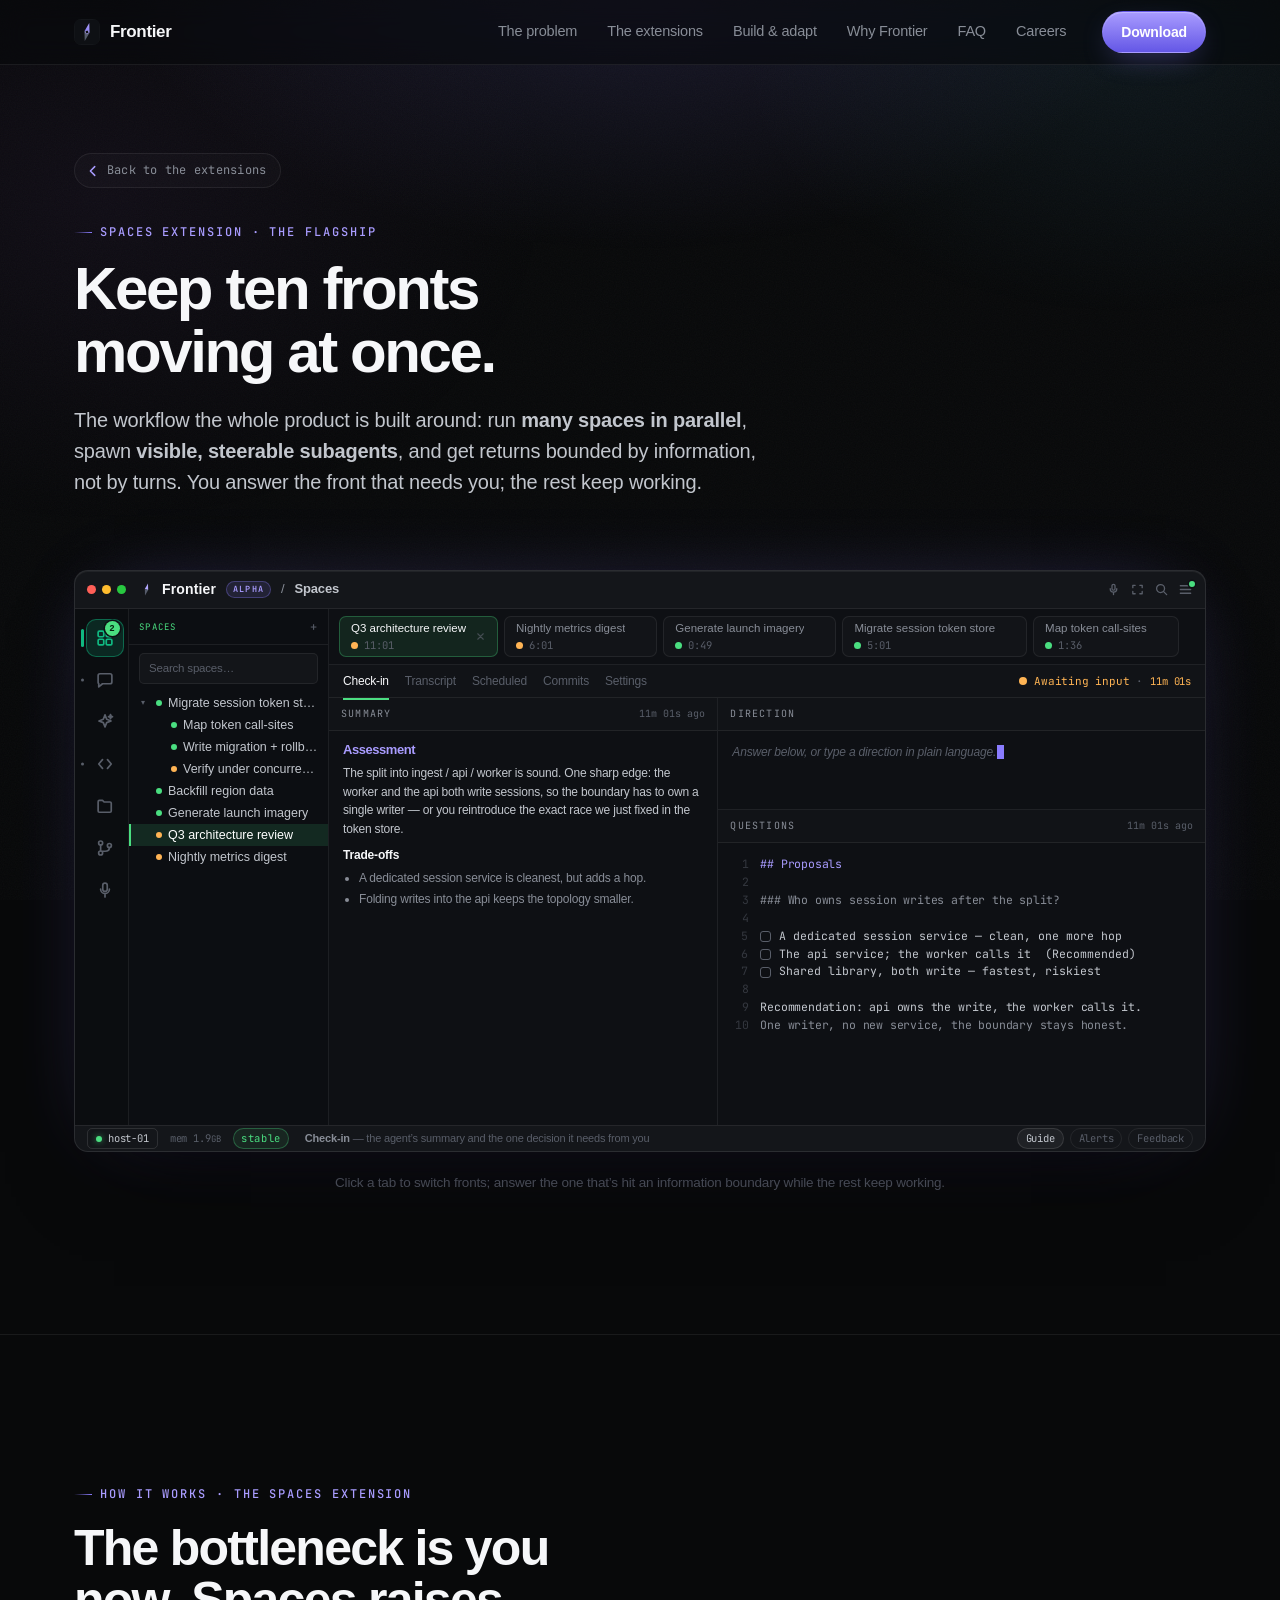
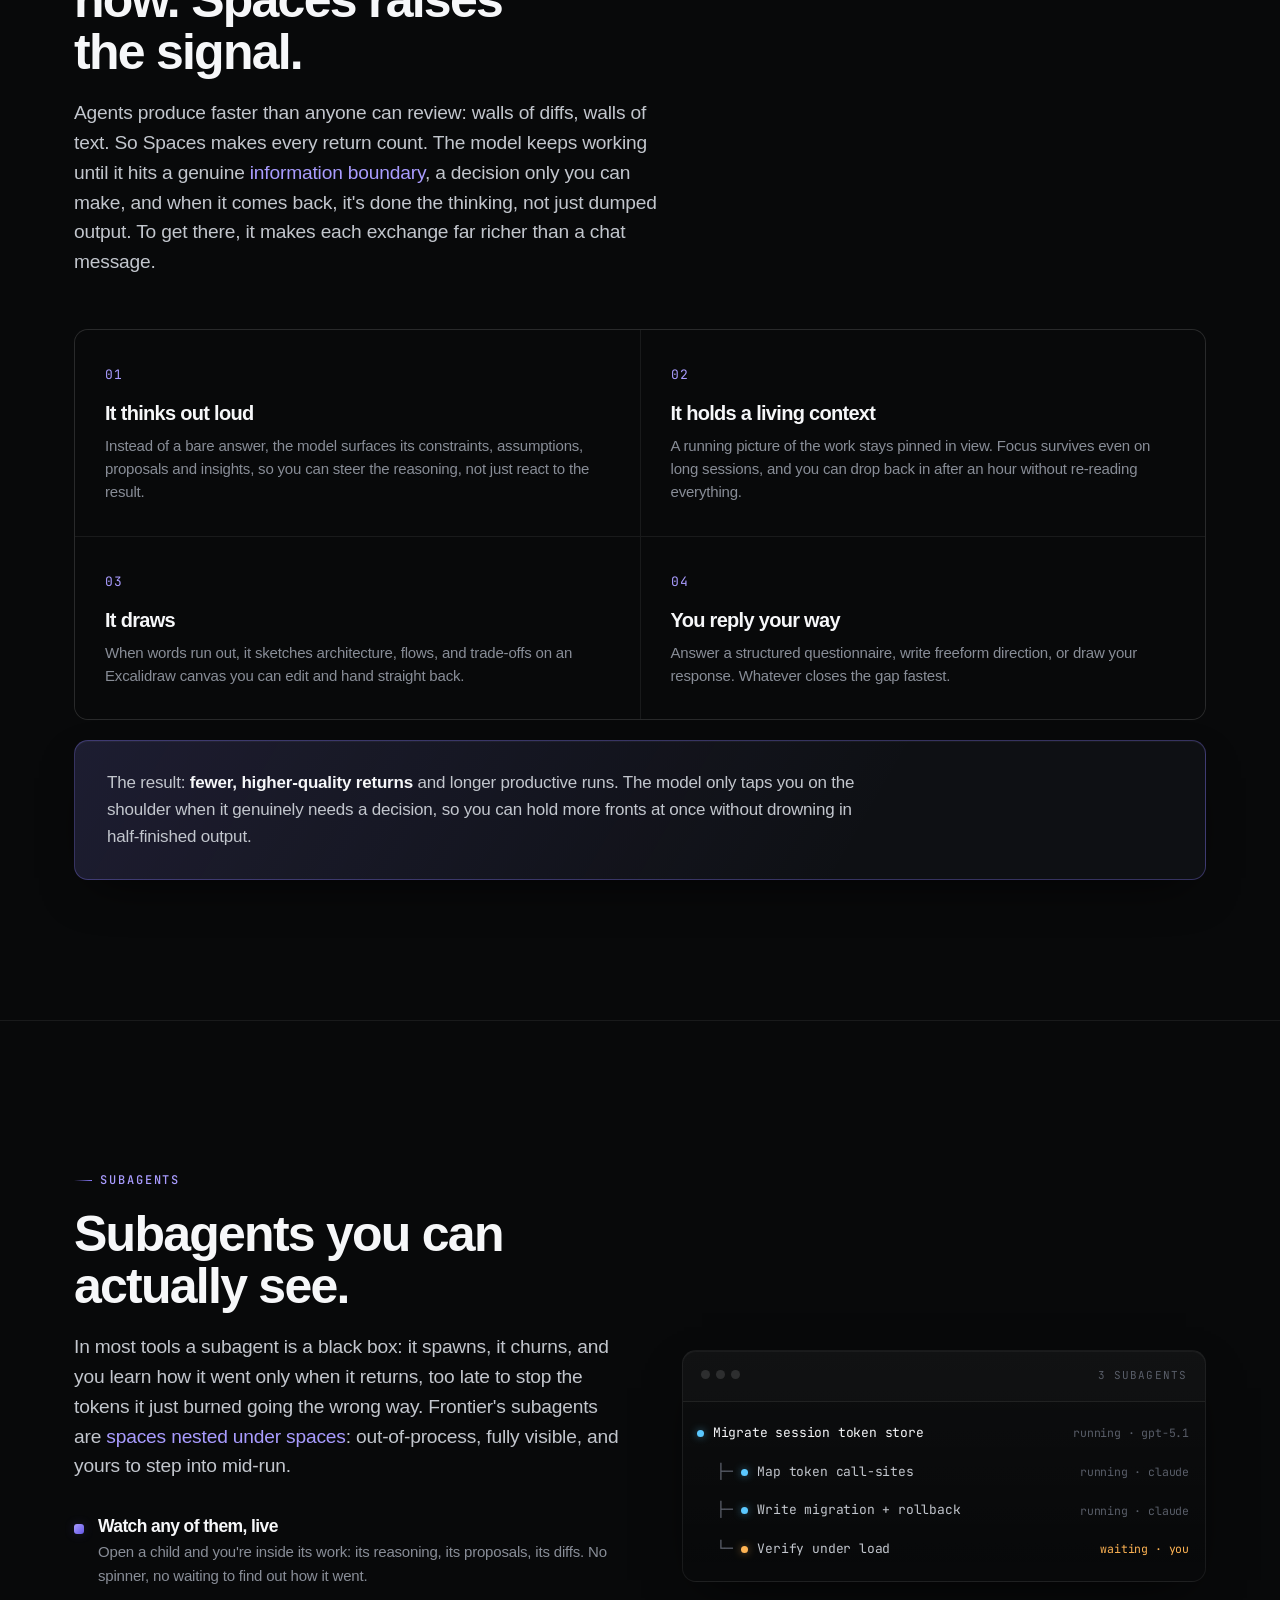
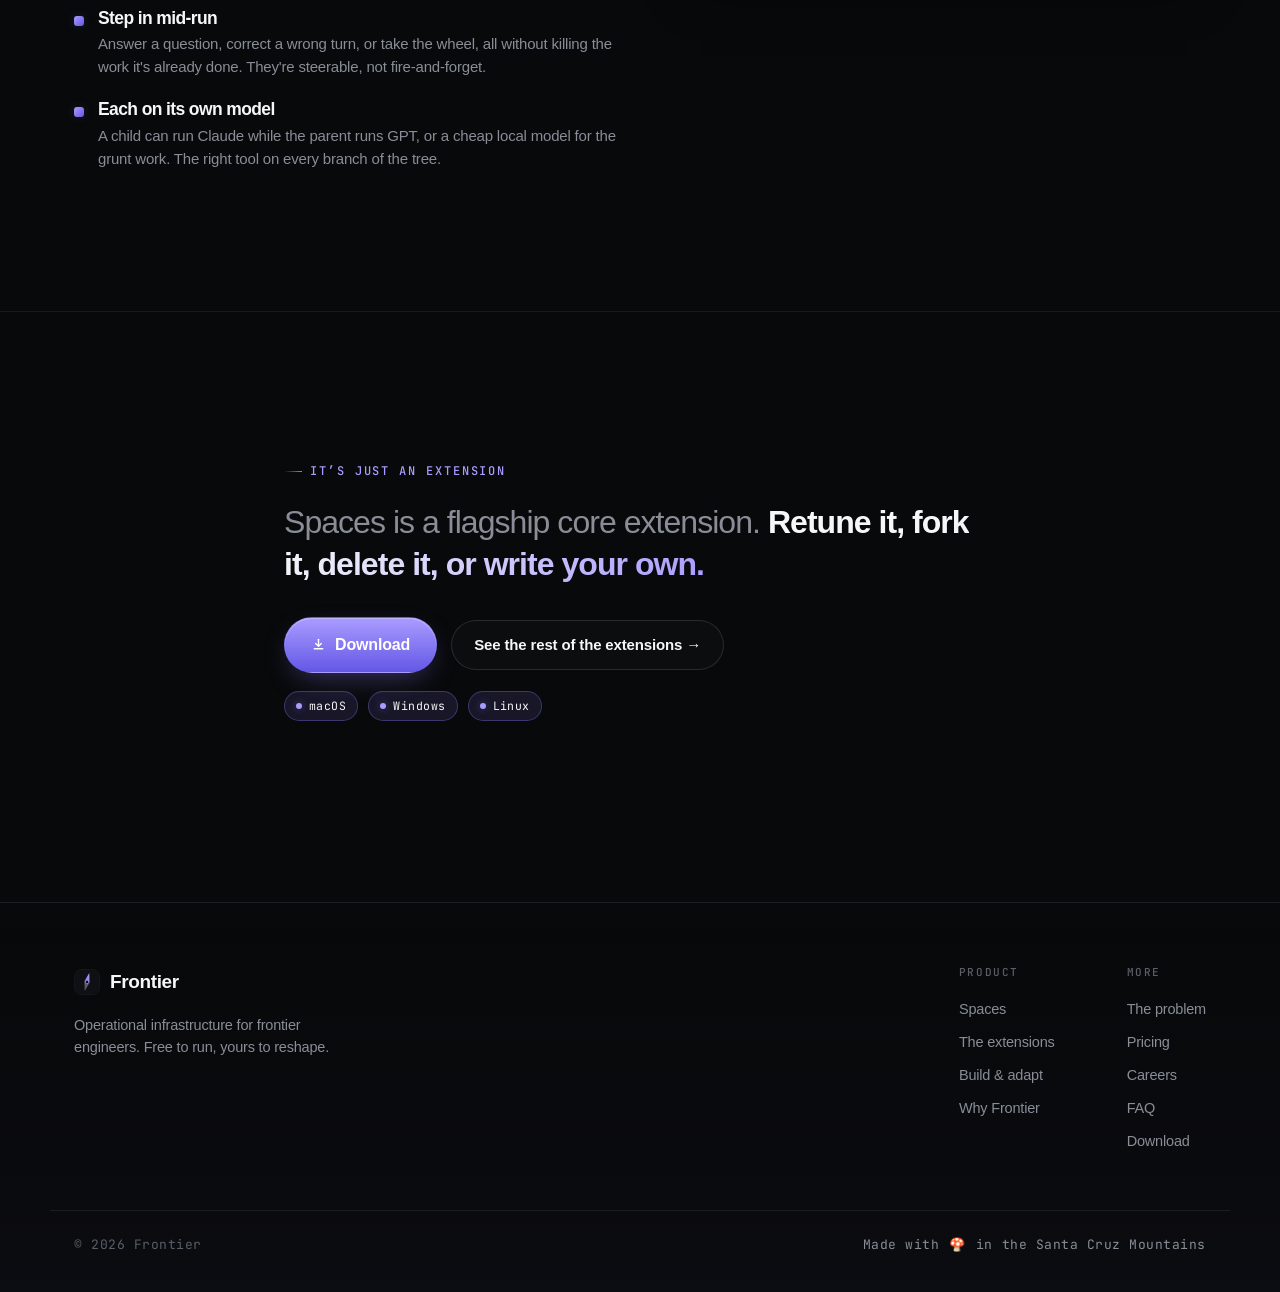
<file: spaces/index.html>
<!DOCTYPE html><html lang="en"> <head><meta charset="UTF-8"><meta name="viewport" content="width=device-width, initial-scale=1.0"><!-- Tag phones before paint so the desktop-download CTA can offer an "open on
         your computer" note instead of a download you can't run on a phone. --><script>
      if (/Mobi|Android|iPhone|iPod/i.test(navigator.userAgent)) {
        document.documentElement.classList.add('is-phone');
      }
    </script><title>Spaces — Frontier</title><meta name="description" content="The flagship workflow: run many fronts in parallel, spawn visible steerable subagents, and get fewer, higher-signal returns bounded by information, not turns."><link rel="canonical" href="https://frontierengineer.com/spaces/"><meta name="theme-color" content="#08090a"><link rel="icon" type="image/svg+xml" href="/favicon.svg"><link rel="icon" type="image/png" sizes="32x32" href="/favicon-32.png"><link rel="apple-touch-icon" sizes="180x180" href="/apple-touch-icon.png"><link rel="manifest" href="/site.webmanifest"><meta property="og:type" content="website"><meta property="og:title" content="Spaces — Frontier"><meta property="og:description" content="The flagship workflow: run many fronts in parallel, spawn visible steerable subagents, and get fewer, higher-signal returns bounded by information, not turns."><meta property="og:url" content="https://frontierengineer.com/spaces/"><meta property="og:image" content="/og.png"><meta name="twitter:card" content="summary_large_image"><meta name="twitter:title" content="Spaces — Frontier"><meta name="twitter:description" content="The flagship workflow: run many fronts in parallel, spawn visible steerable subagents, and get fewer, higher-signal returns bounded by information, not turns."><meta name="twitter:image" content="/og.png"><link rel="preconnect" href="https://api.fontshare.com" crossorigin><link rel="preconnect" href="https://fonts.googleapis.com"><link rel="preconnect" href="https://fonts.gstatic.com" crossorigin><link href="https://api.fontshare.com/v2/css?f[]=general-sans@400,500,600,700&display=swap" rel="stylesheet"><link href="https://fonts.googleapis.com/css2?family=JetBrains+Mono:wght@400;500;600&display=swap" rel="stylesheet"><link rel="stylesheet" href="/_astro/assistant.Bw5Z6QPS.css">
<style>.xhero[data-astro-cid-bzsrhbdt]{padding-top:clamp(48px,7vw,88px)}.xback[data-astro-cid-bzsrhbdt]{display:flex;align-items:center;gap:7px;width:fit-content;font-family:var(--font-mono);font-size:12px;letter-spacing:.02em;color:var(--text-muted);padding:7px 14px 7px 11px;border:1px solid var(--border);border-radius:999px;background:#ffffff05;margin-bottom:26px;transition:color .2s var(--ease),border-color .2s var(--ease),background .2s var(--ease)}.xback[data-astro-cid-bzsrhbdt]:hover{color:var(--text);border-color:var(--border-accent);background:#ffffff0a}.xback-ic[data-astro-cid-bzsrhbdt]{color:var(--accent-bright);transition:transform .2s var(--ease)}.xback[data-astro-cid-bzsrhbdt]:hover .xback-ic[data-astro-cid-bzsrhbdt]{transform:translate(-2px)}.xhero-title[data-astro-cid-bzsrhbdt]{font-size:clamp(32px,5vw,60px);margin-top:16px;letter-spacing:-.04em}.xhero-lead[data-astro-cid-bzsrhbdt]{font-size:clamp(17px,1.6vw,20px);color:var(--text-dim);max-width:62ch;margin-top:22px;line-height:1.55}.xhero-lead[data-astro-cid-bzsrhbdt] strong{color:var(--text-dim);font-weight:600}.demo-stage[data-astro-cid-bzsrhbdt]{position:relative;margin-top:clamp(40px,6vw,72px)}.demo-glow[data-astro-cid-bzsrhbdt]{position:absolute;left:50%;top:-8%;transform:translate(-50%);width:78%;height:80%;background:radial-gradient(closest-side,rgba(138,124,255,.16),transparent 72%);filter:blur(26px);z-index:-1;pointer-events:none}.demo-cap[data-astro-cid-bzsrhbdt]{text-align:center;color:var(--text-faint);font-size:13.5px;margin-top:20px}.xbeats[data-astro-cid-bzsrhbdt]{padding-block:clamp(48px,8vw,110px)}.xbeats-grid[data-astro-cid-bzsrhbdt]{display:grid;grid-template-columns:repeat(3,1fr);gap:26px}.xbeat[data-astro-cid-bzsrhbdt]{position:relative}.xbeat-mark[data-astro-cid-bzsrhbdt]{display:block;width:26px;height:2px;border-radius:2px;background:linear-gradient(90deg,var(--accent-bright),transparent);margin-bottom:18px}.xbeat[data-astro-cid-bzsrhbdt] h3[data-astro-cid-bzsrhbdt]{font-size:19px;letter-spacing:-.02em}.xbeat[data-astro-cid-bzsrhbdt] p[data-astro-cid-bzsrhbdt]{color:var(--text-muted);font-size:15px;line-height:1.6;margin-top:10px}.xnote[data-astro-cid-bzsrhbdt]{border-top:1px solid var(--border)}.xnote-inner[data-astro-cid-bzsrhbdt]{max-width:760px}.xnote-body[data-astro-cid-bzsrhbdt]{font-family:var(--font-display);font-weight:500;font-size:clamp(22px,3vw,32px);line-height:1.32;letter-spacing:-.03em;color:var(--text-muted);margin-top:20px}.xnote-body[data-astro-cid-bzsrhbdt] .text-grad{font-weight:600}.xnote-cta[data-astro-cid-bzsrhbdt]{margin-top:32px}@media(max-width:760px){.xbeats-grid[data-astro-cid-bzsrhbdt]{grid-template-columns:1fr;gap:32px}}
</style>
<link rel="stylesheet" href="/_astro/index.B2GQb6BQ.css">
<style>.spaces[data-astro-cid-jwpoeac4]{border-top:1px solid var(--border)}.steps[data-astro-cid-jwpoeac4]{display:grid;grid-template-columns:repeat(2,1fr);gap:1px;margin-top:52px;background:var(--border);border:1px solid var(--border);border-radius:var(--radius);overflow:hidden}.step[data-astro-cid-jwpoeac4]{background:var(--bg);padding:30px 30px 32px;transition:background .3s var(--ease)}.step[data-astro-cid-jwpoeac4]:hover{background:var(--bg-1)}.step-n[data-astro-cid-jwpoeac4]{font-family:var(--font-mono);font-size:13px;color:var(--accent-bright);letter-spacing:.08em}.step[data-astro-cid-jwpoeac4] h3[data-astro-cid-jwpoeac4]{font-size:20px;margin-top:16px}.step[data-astro-cid-jwpoeac4] p[data-astro-cid-jwpoeac4]{color:var(--text-muted);font-size:15px;margin-top:10px;line-height:1.55}.payoff[data-astro-cid-jwpoeac4]{margin-top:20px;padding:28px 32px;background:linear-gradient(120deg,var(--accent-dim),transparent 70%),var(--bg-card);border-color:var(--border-accent)}.payoff[data-astro-cid-jwpoeac4] p[data-astro-cid-jwpoeac4]{color:var(--text-dim);font-size:17px;line-height:1.6;max-width:80ch}.payoff[data-astro-cid-jwpoeac4] strong[data-astro-cid-jwpoeac4]{color:var(--text);font-weight:600}@media(max-width:720px){.steps[data-astro-cid-jwpoeac4]{grid-template-columns:1fr}}.subagents[data-astro-cid-ijrtij2o]{border-top:1px solid var(--border)}.sa-grid[data-astro-cid-ijrtij2o]{display:grid;grid-template-columns:1fr .95fr;gap:56px;align-items:center}.sa-points[data-astro-cid-ijrtij2o]{margin-top:36px;display:flex;flex-direction:column;gap:22px}.sa-point[data-astro-cid-ijrtij2o]{display:flex;gap:14px;align-items:flex-start}.sa-mark[data-astro-cid-ijrtij2o]{flex:0 0 auto;width:10px;height:10px;margin-top:7px;border-radius:3px;background:linear-gradient(135deg,var(--accent-bright),var(--accent-deep));box-shadow:0 0 12px -2px var(--accent-glow)}.sa-point[data-astro-cid-ijrtij2o] h3[data-astro-cid-ijrtij2o]{font-size:17.5px}.sa-point[data-astro-cid-ijrtij2o] p[data-astro-cid-ijrtij2o]{color:var(--text-muted);font-size:15px;margin-top:5px;line-height:1.55}.sa-tree[data-astro-cid-ijrtij2o]{overflow:hidden}.sa-tree-head[data-astro-cid-ijrtij2o]{display:flex;align-items:baseline;justify-content:space-between;gap:16px;padding:16px 18px;border-bottom:1px solid var(--border);background:#ffffff04}.sa-dots[data-astro-cid-ijrtij2o]{display:inline-flex;gap:6px}.sa-dots[data-astro-cid-ijrtij2o] i[data-astro-cid-ijrtij2o]{width:9px;height:9px;border-radius:50%;background:var(--border-strong)}.sa-tree-sub[data-astro-cid-ijrtij2o]{font-family:var(--font-mono);font-size:11px;letter-spacing:.1em;text-transform:uppercase;color:var(--text-faint)}.sa-tree-body[data-astro-cid-ijrtij2o]{padding:12px 0}.sa-row[data-astro-cid-ijrtij2o]{display:flex;align-items:center;gap:9px;padding-block:9px;padding-right:16px;font-family:var(--font-mono);font-size:13px;color:var(--text-dim)}.sa-row[data-astro-cid-ijrtij2o].is-parent{color:var(--text)}.sa-branch[data-astro-cid-ijrtij2o]{color:var(--text-faint)}.sa-dot[data-astro-cid-ijrtij2o]{flex:0 0 auto;width:7px;height:7px;border-radius:50%}.sa-dot-running[data-astro-cid-ijrtij2o]{background:var(--status-working);box-shadow:0 0 8px -1px var(--status-working)}.sa-dot-waiting[data-astro-cid-ijrtij2o]{background:var(--status-attention);box-shadow:0 0 8px -1px var(--status-attention)}.sa-name[data-astro-cid-ijrtij2o]{flex:1;white-space:nowrap;overflow:hidden;text-overflow:ellipsis}.sa-meta[data-astro-cid-ijrtij2o]{flex:0 0 auto;font-size:11.5px;color:var(--text-faint)}.sa-meta-waiting[data-astro-cid-ijrtij2o]{color:var(--status-attention)}@media(max-width:880px){.sa-grid[data-astro-cid-ijrtij2o]{grid-template-columns:1fr;gap:40px}}.xhero-lead[data-astro-cid-tenrznwy] em[data-astro-cid-tenrznwy]{color:var(--text-dim);font-style:italic}
.dl[data-astro-cid-itgiii2b]{display:flex;flex-direction:column;gap:18px}.dl-align-center[data-astro-cid-itgiii2b]{align-items:center}.dl-align-start[data-astro-cid-itgiii2b]{align-items:flex-start}.dl-actions[data-astro-cid-itgiii2b]{display:flex;gap:14px;flex-wrap:wrap;align-items:center}.dl-align-center[data-astro-cid-itgiii2b] .dl-actions[data-astro-cid-itgiii2b]{justify-content:center}.dl-btn[data-astro-cid-itgiii2b]{gap:9px}.dl-btn-lg[data-astro-cid-itgiii2b]{padding:14px 26px;font-size:16px}.dl-ic[data-astro-cid-itgiii2b]{margin-top:-1px;flex:0 0 auto}.dl-mobile-note[data-astro-cid-itgiii2b]{display:none;max-width:40ch;color:var(--text-muted);font-size:14px;line-height:1.5}.dl-align-center[data-astro-cid-itgiii2b] .dl-mobile-note[data-astro-cid-itgiii2b]{text-align:center}.dl-platforms[data-astro-cid-itgiii2b]{display:flex;flex-wrap:wrap;gap:8px 10px;align-items:center}.dl-align-center[data-astro-cid-itgiii2b] .dl-platforms[data-astro-cid-itgiii2b]{justify-content:center}.dl-plat[data-astro-cid-itgiii2b]{display:inline-flex;align-items:center;gap:7px;font-family:var(--font-mono);font-size:11.5px;letter-spacing:.04em;padding:5px 11px;border:1px solid var(--border);border-radius:999px;background:#ffffff05;white-space:nowrap}.dl-plat-dot[data-astro-cid-itgiii2b]{width:6px;height:6px;border-radius:50%;flex:0 0 auto}.dl-plat[data-astro-cid-itgiii2b].is-ready{border-color:var(--border-accent);background:var(--accent-dim)}.dl-plat[data-astro-cid-itgiii2b].is-ready .dl-plat-name[data-astro-cid-itgiii2b]{color:var(--text)}.dl-plat[data-astro-cid-itgiii2b].is-ready .dl-plat-dot[data-astro-cid-itgiii2b]{background:var(--accent-bright);box-shadow:0 0 8px var(--accent-glow)}.dl-plat-name[data-astro-cid-itgiii2b]{color:var(--text-muted)}@media(max-width:480px){.dl-btn[data-astro-cid-itgiii2b]{display:none}.dl-mobile-note[data-astro-cid-itgiii2b]{display:block}}html.is-phone .dl-btn[data-astro-cid-itgiii2b]{display:none}html.is-phone .dl-mobile-note[data-astro-cid-itgiii2b]{display:block}
</style></head> <body> <header class="nav" data-astro-cid-dmqpwcec> <div class="container nav-inner" data-astro-cid-dmqpwcec> <a class="brand" href="/" aria-label="Frontier home" data-astro-cid-dmqpwcec> <svg class="brand-mark" width="26" height="26" viewBox="0 0 64 64" fill="none" aria-hidden="true" data-astro-cid-dmqpwcec> <defs data-astro-cid-dmqpwcec> <linearGradient id="navg" x1="24" y1="52" x2="42" y2="10" gradientUnits="userSpaceOnUse" data-astro-cid-dmqpwcec> <stop stop-color="#6457e6" data-astro-cid-dmqpwcec></stop> <stop offset="1" stop-color="#b3a8ff" data-astro-cid-dmqpwcec></stop> </linearGradient> </defs> <rect width="64" height="64" rx="15" fill="#0e1014" data-astro-cid-dmqpwcec></rect> <rect x="0.6" y="0.6" width="62.8" height="62.8" rx="14.4" stroke="#ffffff" stroke-opacity="0.08" stroke-width="1.2" data-astro-cid-dmqpwcec></rect> <g transform="rotate(14 32 32)" data-astro-cid-dmqpwcec> <polygon points="32,9 38.5,32 25.5,32" fill="url(#navg)" data-astro-cid-dmqpwcec></polygon> <polygon points="32,55 38.5,32 25.5,32" fill="#565c6b" data-astro-cid-dmqpwcec></polygon> <circle cx="32" cy="32" r="4.2" fill="#0e1014" data-astro-cid-dmqpwcec></circle> <circle cx="32" cy="32" r="4.2" fill="none" stroke="#b3a8ff" stroke-width="1.5" data-astro-cid-dmqpwcec></circle> </g> </svg> <span class="brand-word" data-astro-cid-dmqpwcec>Frontier</span> </a> <nav class="nav-links" aria-label="Primary" data-astro-cid-dmqpwcec> <a href="/#problem" data-astro-cid-dmqpwcec>The problem</a><a href="/#extensions" data-astro-cid-dmqpwcec>The extensions</a><a href="/#adapt" data-astro-cid-dmqpwcec>Build &amp; adapt</a><a href="/#versus" data-astro-cid-dmqpwcec>Why Frontier</a><a href="/#faq" data-astro-cid-dmqpwcec>FAQ</a><a href="/careers" data-astro-cid-dmqpwcec>Careers</a> </nav> <a class="btn btn-primary nav-cta" href="/download" data-cta="download" data-astro-cid-dmqpwcec>Download</a> </div> </header>  <main>  <section class="xhero section" data-astro-cid-bzsrhbdt> <div class="container" data-astro-cid-bzsrhbdt> <a class="xback" href="/#extensions" data-astro-cid-bzsrhbdt> <svg class="xback-ic" width="14" height="14" viewBox="0 0 16 16" fill="none" stroke="currentColor" stroke-width="1.7" stroke-linecap="round" stroke-linejoin="round" aria-hidden="true" data-astro-cid-bzsrhbdt><path d="M10 3 5 8l5 5" data-astro-cid-bzsrhbdt></path></svg>
Back to the extensions
</a> <span class="eyebrow" data-astro-cid-bzsrhbdt>Spaces extension · the flagship</span> <h1 class="xhero-title" data-astro-cid-bzsrhbdt>Keep ten fronts<br data-astro-cid-tenrznwy>moving at once.</h1> <p class="xhero-lead" data-astro-cid-bzsrhbdt>
The workflow the whole product is built around: run <strong data-astro-cid-tenrznwy>many spaces in parallel</strong>, spawn
<strong data-astro-cid-tenrznwy>visible, steerable subagents</strong>, and get returns bounded by information, not by turns.
    You answer the front that needs you; the rest keep working.
</p> <div class="demo-stage" data-astro-cid-bzsrhbdt> <div class="demo-glow" aria-hidden="true" data-astro-cid-bzsrhbdt></div> <div class="demo-interactive" data-astro-cid-bzsrhbdt>    <style>astro-island,astro-slot,astro-static-slot{display:contents}</style><script>(()=>{var n=(a,t)=>{let i=async()=>{await(await a())()};if(t.value){let e=matchMedia(t.value);e.matches?i():e.addEventListener("change",i,{once:!0})}};(self.Astro||(self.Astro={})).media=n;window.dispatchEvent(new Event("astro:media"));})();</script><script>(()=>{var A=Object.defineProperty;var g=(i,o,a)=>o in i?A(i,o,{enumerable:!0,configurable:!0,writable:!0,value:a}):i[o]=a;var d=(i,o,a)=>g(i,typeof o!="symbol"?o+"":o,a);{let i={0:t=>m(t),1:t=>a(t),2:t=>new RegExp(t),3:t=>new Date(t),4:t=>new Map(a(t)),5:t=>new Set(a(t)),6:t=>BigInt(t),7:t=>new URL(t),8:t=>new Uint8Array(t),9:t=>new Uint16Array(t),10:t=>new Uint32Array(t),11:t=>1/0*t},o=t=>{let[l,e]=t;return l in i?i[l](e):void 0},a=t=>t.map(o),m=t=>typeof t!="object"||t===null?t:Object.fromEntries(Object.entries(t).map(([l,e])=>[l,o(e)]));class y extends HTMLElement{constructor(){super(...arguments);d(this,"Component");d(this,"hydrator");d(this,"hydrate",async()=>{var b;if(!this.hydrator||!this.isConnected)return;let e=(b=this.parentElement)==null?void 0:b.closest("astro-island[ssr]");if(e){e.addEventListener("astro:hydrate",this.hydrate,{once:!0});return}let c=this.querySelectorAll("astro-slot"),n={},h=this.querySelectorAll("template[data-astro-template]");for(let r of h){let s=r.closest(this.tagName);s!=null&&s.isSameNode(this)&&(n[r.getAttribute("data-astro-template")||"default"]=r.innerHTML,r.remove())}for(let r of c){let s=r.closest(this.tagName);s!=null&&s.isSameNode(this)&&(n[r.getAttribute("name")||"default"]=r.innerHTML)}let p;try{p=this.hasAttribute("props")?m(JSON.parse(this.getAttribute("props"))):{}}catch(r){let s=this.getAttribute("component-url")||"<unknown>",v=this.getAttribute("component-export");throw v&&(s+=` (export ${v})`),console.error(`[hydrate] Error parsing props for component ${s}`,this.getAttribute("props"),r),r}let u;await this.hydrator(this)(this.Component,p,n,{client:this.getAttribute("client")}),this.removeAttribute("ssr"),this.dispatchEvent(new CustomEvent("astro:hydrate"))});d(this,"unmount",()=>{this.isConnected||this.dispatchEvent(new CustomEvent("astro:unmount"))})}disconnectedCallback(){document.removeEventListener("astro:after-swap",this.unmount),document.addEventListener("astro:after-swap",this.unmount,{once:!0})}connectedCallback(){if(!this.hasAttribute("await-children")||document.readyState==="interactive"||document.readyState==="complete")this.childrenConnectedCallback();else{let e=()=>{document.removeEventListener("DOMContentLoaded",e),c.disconnect(),this.childrenConnectedCallback()},c=new MutationObserver(()=>{var n;((n=this.lastChild)==null?void 0:n.nodeType)===Node.COMMENT_NODE&&this.lastChild.nodeValue==="astro:end"&&(this.lastChild.remove(),e())});c.observe(this,{childList:!0}),document.addEventListener("DOMContentLoaded",e)}}async childrenConnectedCallback(){let e=this.getAttribute("before-hydration-url");e&&await import(e),this.start()}async start(){let e=JSON.parse(this.getAttribute("opts")),c=this.getAttribute("client");if(Astro[c]===void 0){window.addEventListener(`astro:${c}`,()=>this.start(),{once:!0});return}try{await Astro[c](async()=>{let n=this.getAttribute("renderer-url"),[h,{default:p}]=await Promise.all([import(this.getAttribute("component-url")),n?import(n):()=>()=>{}]),u=this.getAttribute("component-export")||"default";if(!u.includes("."))this.Component=h[u];else{this.Component=h;for(let f of u.split("."))this.Component=this.Component[f]}return this.hydrator=p,this.hydrate},e,this)}catch(n){console.error(`[astro-island] Error hydrating ${this.getAttribute("component-url")}`,n)}}attributeChangedCallback(){this.hydrate()}}d(y,"observedAttributes",["props"]),customElements.get("astro-island")||customElements.define("astro-island",y)}})();</script><astro-island uid="Z13Hfoy" prefix="r1" component-url="/_astro/HeroDemo.9BZ53DVi.js" component-export="default" renderer-url="/_astro/client.CbHKJimV.js" props="{&quot;data-astro-cid-tenrznwy&quot;:[0,true]}" ssr client="media" opts="{&quot;name&quot;:&quot;HeroDemo&quot;,&quot;value&quot;:&quot;(min-width: 860px)&quot;}" await-children><div class="fd" aria-label="A live view of Frontier running the Spaces extension across multiple fronts"><div class="fd-topbar"><span class="fd-traffic" aria-hidden="true"><i></i><i></i><i></i></span><span class="fd-home"><span class="fd-mark" aria-hidden="true"><svg width="17" height="17" viewBox="0 0 64 64" fill="none"><g transform="rotate(14 32 32)"><polygon points="32,9 38.5,32 25.5,32" fill="#b3a8ff"></polygon><polygon points="32,55 38.5,32 25.5,32" fill="#565c6b"></polygon></g></svg></span><span class="fd-brand">Frontier</span></span><span class="fd-alpha">Alpha</span><span class="fd-tb-sep" aria-hidden="true">/</span><span class="fd-appname">Spaces</span><span class="fd-spacer"></span><span class="fd-tb-controls" aria-hidden="true"><svg class="fd-tb-ic" width="15" height="15" viewBox="0 0 16 16" fill="none" stroke="currentColor" stroke-width="1.4" stroke-linecap="round" stroke-linejoin="round"><path d="M8 2.5a1.6 1.6 0 0 1 1.6 1.6v3a1.6 1.6 0 0 1-3.2 0v-3A1.6 1.6 0 0 1 8 2.5z"></path><path d="M4.5 7.2a3.5 3.5 0 0 0 7 0M8 10.7v2.6"></path></svg><svg class="fd-tb-ic" width="15" height="15" viewBox="0 0 16 16" fill="none" stroke="currentColor" stroke-width="1.4" stroke-linecap="round" stroke-linejoin="round"><path d="M3 6V3.5h2.5M13 6V3.5h-2.5M3 10v2.5h2.5M13 10v2.5h-2.5"></path></svg><svg class="fd-tb-ic" width="15" height="15" viewBox="0 0 16 16" fill="none" stroke="currentColor" stroke-width="1.4" stroke-linecap="round" stroke-linejoin="round"><circle cx="7" cy="7" r="4.25"></circle><path d="M13.5 13.5L10 10"></path></svg><span class="fd-tb-menu"><svg class="fd-tb-ic" width="15" height="15" viewBox="0 0 16 16" fill="none" stroke="currentColor" stroke-width="1.4" stroke-linecap="round" stroke-linejoin="round"><path d="M2.5 4h11M2.5 8h11M2.5 12h11"></path></svg><span class="fd-tb-menu-dot" title="3 running"></span></span></span></div><div class="fd-body"><nav class="fd-launcher" aria-label="Extensions"><button class="fd-app is-active is-open" style="--app:#10b981" title="Spaces" aria-label="Spaces" aria-current="true"><svg width="20" height="20" viewBox="0 0 16 16" fill="none" stroke="currentColor" stroke-width="1.35" stroke-linecap="round" stroke-linejoin="round"><rect x="2.5" y="2.5" width="4.5" height="4.5" rx="1"></rect><rect x="9" y="2.5" width="4.5" height="4.5" rx="1"></rect><rect x="2.5" y="9" width="4.5" height="4.5" rx="1"></rect><rect x="9" y="9" width="4.5" height="4.5" rx="1"></rect></svg><span class="fd-app-dot"></span><span class="fd-app-badge" title="2 running">2</span></button><button class="fd-app  is-open" style="--app:#3b82f6" title="Chat" aria-label="Chat" aria-current="false"><svg width="20" height="20" viewBox="0 0 16 16" fill="none" stroke="currentColor" stroke-width="1.35" stroke-linecap="round" stroke-linejoin="round"><path d="M2.5 4.5a1.5 1.5 0 0 1 1.5-1.5h8a1.5 1.5 0 0 1 1.5 1.5v5A1.5 1.5 0 0 1 12 11H6l-3 2.5V11a1.5 1.5 0 0 1-.5-1.1z"></path></svg><span class="fd-app-dot"></span></button><button class="fd-app  " style="--app:#8b5cf6" title="Assistants" aria-label="Assistants" aria-current="false"><svg width="20" height="20" viewBox="0 0 16 16" fill="none" stroke="currentColor" stroke-width="1.35" stroke-linecap="round" stroke-linejoin="round"><path d="M8 2.3l1.35 3.5 3.5 1.35-3.5 1.35L8 12l-1.35-3.5L3.15 7.15l3.5-1.35z"></path><path d="M12.4 2.1l.45 1.2 1.2.45-1.2.45-.45 1.2-.45-1.2-1.2-.45 1.2-.45z"></path></svg><span class="fd-app-dot"></span></button><button class="fd-app  is-open" style="--app:#a78bfa" title="Editor" aria-label="Editor" aria-current="false"><svg width="20" height="20" viewBox="0 0 16 16" fill="none" stroke="currentColor" stroke-width="1.35" stroke-linecap="round" stroke-linejoin="round"><path d="M6 4.5 3 8l3 3.5"></path><path d="M10 4.5 13 8l-3 3.5"></path></svg><span class="fd-app-dot"></span></button><button class="fd-app  " style="--app:#38bdf8" title="Files" aria-label="Files" aria-current="false"><svg width="20" height="20" viewBox="0 0 16 16" fill="none" stroke="currentColor" stroke-width="1.35" stroke-linecap="round" stroke-linejoin="round"><path d="M2.5 4.5a1 1 0 0 1 1-1H6l1.3 1.3H12a1 1 0 0 1 1 1v6.2a1 1 0 0 1-1 1H3.5a1 1 0 0 1-1-1z"></path></svg><span class="fd-app-dot"></span></button><button class="fd-app  " style="--app:#f0572d" title="Git" aria-label="Git" aria-current="false"><svg width="20" height="20" viewBox="0 0 16 16" fill="none" stroke="currentColor" stroke-width="1.35" stroke-linecap="round" stroke-linejoin="round"><circle cx="4.5" cy="4" r="1.6"></circle><circle cx="4.5" cy="12" r="1.6"></circle><circle cx="11.5" cy="6" r="1.6"></circle><path d="M4.5 5.6v4.8M11.5 7.6c0 2.2-1.5 3-3.4 3H6"></path></svg><span class="fd-app-dot"></span></button><button class="fd-app  " style="--app:#8b5cf6" title="Meetings" aria-label="Meetings" aria-current="false"><svg width="20" height="20" viewBox="0 0 16 16" fill="none" stroke="currentColor" stroke-width="1.35" stroke-linecap="round" stroke-linejoin="round"><path d="M8 2.5a1.8 1.8 0 0 1 1.8 1.8v3a1.8 1.8 0 0 1-3.6 0v-3A1.8 1.8 0 0 1 8 2.5z"></path><path d="M4.5 7.3a3.5 3.5 0 0 0 7 0M8 10.8v2.7"></path></svg><span class="fd-app-dot"></span></button></nav><div class="fd-app-view"><div class="fd-app-stage"><aside class="fd-spaces-tree"><div class="fd-tree-head"><span class="fd-tree-title">Spaces</span><span class="fd-plus">+</span></div><div class="fd-tree-search">Search spaces…</div><div class="fd-tree"><button class="fd-tree-row " style="padding-left:10px"><span class="fd-tree-caret">▾</span><span class="fd-mini-dot fd-mini-running"></span><span class="fd-tree-name">Migrate session token store</span></button><button class="fd-tree-row " style="padding-left:25px"><span class="fd-tree-caret"></span><span class="fd-mini-dot fd-mini-running"></span><span class="fd-tree-name">Map token call-sites</span></button><button class="fd-tree-row " style="padding-left:25px"><span class="fd-tree-caret"></span><span class="fd-mini-dot fd-mini-running"></span><span class="fd-tree-name">Write migration + rollback</span></button><button class="fd-tree-row " style="padding-left:25px"><span class="fd-tree-caret"></span><span class="fd-mini-dot fd-mini-waiting"></span><span class="fd-tree-name">Verify under concurrent load</span></button><button class="fd-tree-row " style="padding-left:10px"><span class="fd-tree-caret"></span><span class="fd-mini-dot fd-mini-running"></span><span class="fd-tree-name">Backfill region data</span></button><button class="fd-tree-row " style="padding-left:10px"><span class="fd-tree-caret"></span><span class="fd-mini-dot fd-mini-running"></span><span class="fd-tree-name">Generate launch imagery</span></button><button class="fd-tree-row is-active" style="padding-left:10px"><span class="fd-tree-caret"></span><span class="fd-mini-dot fd-mini-waiting"></span><span class="fd-tree-name">Q3 architecture review</span></button><button class="fd-tree-row " style="padding-left:10px"><span class="fd-tree-caret"></span><span class="fd-mini-dot fd-mini-waiting"></span><span class="fd-tree-name">Nightly metrics digest</span></button></div></aside><div class="fd-main"><div class="fd-tabs" role="tablist"><button role="tab" aria-selected="true" class="fd-tab is-active"><span class="fd-tab-body"><span class="fd-tab-name">Q3 architecture review</span><span class="fd-tab-status"><span class="fd-dot fd-dot-waiting"></span><span class="fd-time">11:00</span></span></span><span class="fd-tab-close" role="button" aria-label="Close tab" title="Close tab"><svg width="11" height="11" viewBox="0 0 16 16" fill="none" stroke="currentColor" stroke-width="1.6" stroke-linecap="round"><path d="M4 4l8 8M12 4l-8 8"></path></svg></span></button><button role="tab" aria-selected="false" class="fd-tab "><span class="fd-tab-body"><span class="fd-tab-name">Nightly metrics digest</span><span class="fd-tab-status"><span class="fd-dot fd-dot-waiting"></span><span class="fd-time">6:00</span></span></span><span class="fd-tab-close" role="button" aria-label="Close tab" title="Close tab"><svg width="11" height="11" viewBox="0 0 16 16" fill="none" stroke="currentColor" stroke-width="1.6" stroke-linecap="round"><path d="M4 4l8 8M12 4l-8 8"></path></svg></span></button><button role="tab" aria-selected="false" class="fd-tab "><span class="fd-tab-body"><span class="fd-tab-name">Generate launch imagery</span><span class="fd-tab-status"><span class="fd-dot fd-dot-running"></span><span class="fd-time">0:48</span></span></span><span class="fd-tab-close" role="button" aria-label="Close tab" title="Close tab"><svg width="11" height="11" viewBox="0 0 16 16" fill="none" stroke="currentColor" stroke-width="1.6" stroke-linecap="round"><path d="M4 4l8 8M12 4l-8 8"></path></svg></span></button><button role="tab" aria-selected="false" class="fd-tab "><span class="fd-tab-body"><span class="fd-tab-name">Migrate session token store</span><span class="fd-tab-status"><span class="fd-dot fd-dot-running"></span><span class="fd-time">5:00</span></span></span><span class="fd-tab-close" role="button" aria-label="Close tab" title="Close tab"><svg width="11" height="11" viewBox="0 0 16 16" fill="none" stroke="currentColor" stroke-width="1.6" stroke-linecap="round"><path d="M4 4l8 8M12 4l-8 8"></path></svg></span></button><button role="tab" aria-selected="false" class="fd-tab "><span class="fd-tab-body"><span class="fd-tab-name">Map token call-sites</span><span class="fd-tab-status"><span class="fd-dot fd-dot-running"></span><span class="fd-time">1:35</span></span></span><span class="fd-tab-close" role="button" aria-label="Close tab" title="Close tab"><svg width="11" height="11" viewBox="0 0 16 16" fill="none" stroke="currentColor" stroke-width="1.6" stroke-linecap="round"><path d="M4 4l8 8M12 4l-8 8"></path></svg></span></button></div><div class="fd-subtabs"><span class="fd-subtab is-active">Check-in</span><span class="fd-subtab ">Transcript</span><span class="fd-subtab ">Scheduled</span><span class="fd-subtab ">Commits</span><span class="fd-subtab ">Settings</span><span class="fd-status fd-status-waiting"><span class="fd-dot fd-dot-waiting"></span>Awaiting input<b class="fd-sep">·</b><span class="fd-time">11m 00s</span></span></div><div class="fd-panes"><section class="fd-pane fd-pane-summary"><header class="fd-pane-head">Summary <span class="fd-ago">11m 00s<!-- --> ago</span></header><div class="fd-pane-body"><div class="fd-md"><h4>Assessment</h4><p>The split into ingest / api / worker is sound. One sharp edge: the worker and the api both write sessions, so the boundary has to own a single writer — or you reintroduce the exact race we just fixed in the token store.</p><p class="fd-strong">Trade-offs</p><ul><li>A dedicated session service is cleanest, but adds a hop.</li><li>Folding writes into the api keeps the topology smaller.</li></ul></div></div></section><div class="fd-pane-col"><section class="fd-pane fd-pane-direction"><header class="fd-pane-head">Direction</header><div class="fd-pane-body"><p class="fd-placeholder">Answer below, or type a direction in plain language.<span class="fd-caret"></span></p></div></section><section class="fd-pane fd-pane-questions"><header class="fd-pane-head">Questions<!-- --> <span class="fd-ago">11m 00s<!-- --> ago</span></header><div class="fd-pane-body"><div class="fd-q"><div class="fd-q-line fd-q-h"><span class="fd-q-num">1</span><span class="fd-q-text">## Proposals</span></div><div class="fd-q-line "><span class="fd-q-num">2</span><span class="fd-q-text"> </span></div><div class="fd-q-line fd-q-h3"><span class="fd-q-num">3</span><span class="fd-q-text">### Who owns session writes after the split?</span></div><div class="fd-q-line "><span class="fd-q-num">4</span><span class="fd-q-text"> </span></div><button class="fd-q-line fd-q-opt "><span class="fd-q-num">5</span><span class="fd-q-text"><span class="fd-q-box"></span>A dedicated session service — clean, one more hop</span></button><button class="fd-q-line fd-q-opt "><span class="fd-q-num">6</span><span class="fd-q-text"><span class="fd-q-box"></span>The api service; the worker calls it  (Recommended)</span></button><button class="fd-q-line fd-q-opt "><span class="fd-q-num">7</span><span class="fd-q-text"><span class="fd-q-box"></span>Shared library, both write — fastest, riskiest</span></button><div class="fd-q-line "><span class="fd-q-num">8</span><span class="fd-q-text"> </span></div><div class="fd-q-line fd-q-rec"><span class="fd-q-num">9</span><span class="fd-q-text">Recommendation: api owns the write, the worker calls it.</span></div><div class="fd-q-line "><span class="fd-q-num">10</span><span class="fd-q-text">One writer, no new service, the boundary stays honest.</span></div></div></div></section></div></div></div></div></div></div><div class="fd-statusbar" aria-hidden="true"><span class="fd-sb-host"><span class="fd-sb-hostdot"></span>host-01</span><span class="fd-sb-mem">mem 1.9<small>GB</small></span><span class="fd-sb-ch">stable</span><span class="fd-sb-doc"><b>Check-in</b> — the agent’s summary and the one decision it needs from you</span><span class="fd-sb-chips"><span class="fd-sb-chip is-on">Guide</span><span class="fd-sb-chip">Alerts</span><span class="fd-sb-chip">Feedback</span></span></div></div><!--astro:end--></astro-island>  </div> <img class="demo-fallback" src="/demos/spaces-demo.png" alt="Frontier running several spaces in parallel: a live check-in with summary, questions, and a nested subagent tree." loading="lazy" data-astro-cid-bzsrhbdt> </div> <p class="demo-cap" data-astro-cid-bzsrhbdt>Click a tab to switch fronts; answer the one that’s hit an information boundary while the rest keep working.</p> </div> </section>  <section id="spaces" class="section spaces" data-astro-cid-jwpoeac4> <div class="container" data-astro-cid-jwpoeac4> <span class="eyebrow" data-astro-cid-jwpoeac4>How it works · the Spaces extension</span> <h2 class="section-title" data-astro-cid-jwpoeac4>The bottleneck is you now. Spaces raises the signal.</h2> <p class="section-lead" data-astro-cid-jwpoeac4>
Agents produce faster than anyone can review: walls of diffs, walls of text. So Spaces makes
      every return count. The model keeps working until it hits a genuine
<span class="text-accent" data-astro-cid-jwpoeac4>information boundary</span>, a decision only you can make, and
      when it comes back, it's done the thinking, not just dumped output. To get there, it makes
      each exchange far richer than a chat message.
</p> <div class="steps" data-astro-cid-jwpoeac4> <article class="step" data-astro-cid-jwpoeac4> <span class="step-n" data-astro-cid-jwpoeac4>01</span> <h3 data-astro-cid-jwpoeac4>It thinks out loud</h3> <p data-astro-cid-jwpoeac4>Instead of a bare answer, the model surfaces its constraints, assumptions, proposals and insights, so you can steer the reasoning, not just react to the result.</p> </article><article class="step" data-astro-cid-jwpoeac4> <span class="step-n" data-astro-cid-jwpoeac4>02</span> <h3 data-astro-cid-jwpoeac4>It holds a living context</h3> <p data-astro-cid-jwpoeac4>A running picture of the work stays pinned in view. Focus survives even on long sessions, and you can drop back in after an hour without re-reading everything.</p> </article><article class="step" data-astro-cid-jwpoeac4> <span class="step-n" data-astro-cid-jwpoeac4>03</span> <h3 data-astro-cid-jwpoeac4>It draws</h3> <p data-astro-cid-jwpoeac4>When words run out, it sketches architecture, flows, and trade-offs on an Excalidraw canvas you can edit and hand straight back.</p> </article><article class="step" data-astro-cid-jwpoeac4> <span class="step-n" data-astro-cid-jwpoeac4>04</span> <h3 data-astro-cid-jwpoeac4>You reply your way</h3> <p data-astro-cid-jwpoeac4>Answer a structured questionnaire, write freeform direction, or draw your response. Whatever closes the gap fastest.</p> </article> </div> <div class="payoff card" data-astro-cid-jwpoeac4> <p data-astro-cid-jwpoeac4>
The result: <strong data-astro-cid-jwpoeac4>fewer, higher-quality returns</strong> and longer productive runs. The
        model only taps you on the shoulder when it genuinely needs a decision, so you can hold
        more fronts at once without drowning in half-finished output.
</p> </div> </div> </section>  <section id="subagents" class="section subagents" data-astro-cid-ijrtij2o> <div class="container" data-astro-cid-ijrtij2o> <div class="sa-grid" data-astro-cid-ijrtij2o> <div class="sa-copy" data-astro-cid-ijrtij2o> <span class="eyebrow" data-astro-cid-ijrtij2o>Subagents</span> <h2 class="section-title" data-astro-cid-ijrtij2o>Subagents you can actually see.</h2> <p class="section-lead" data-astro-cid-ijrtij2o>
In most tools a subagent is a black box: it spawns, it churns, and you learn how it went
          only when it returns, too late to stop the tokens it just burned going the wrong way.
          Frontier's subagents are <span class="text-accent" data-astro-cid-ijrtij2o>spaces nested under spaces</span>:
          out-of-process, fully visible, and yours to step into mid-run.
</p> <div class="sa-points" data-astro-cid-ijrtij2o> <div class="sa-point" data-astro-cid-ijrtij2o> <span class="sa-mark" data-astro-cid-ijrtij2o></span> <div data-astro-cid-ijrtij2o> <h3 data-astro-cid-ijrtij2o>Watch any of them, live</h3> <p data-astro-cid-ijrtij2o>Open a child and you&#39;re inside its work: its reasoning, its proposals, its diffs. No spinner, no waiting to find out how it went.</p> </div> </div><div class="sa-point" data-astro-cid-ijrtij2o> <span class="sa-mark" data-astro-cid-ijrtij2o></span> <div data-astro-cid-ijrtij2o> <h3 data-astro-cid-ijrtij2o>Step in mid-run</h3> <p data-astro-cid-ijrtij2o>Answer a question, correct a wrong turn, or take the wheel, all without killing the work it&#39;s already done. They&#39;re steerable, not fire-and-forget.</p> </div> </div><div class="sa-point" data-astro-cid-ijrtij2o> <span class="sa-mark" data-astro-cid-ijrtij2o></span> <div data-astro-cid-ijrtij2o> <h3 data-astro-cid-ijrtij2o>Each on its own model</h3> <p data-astro-cid-ijrtij2o>A child can run Claude while the parent runs GPT, or a cheap local model for the grunt work. The right tool on every branch of the tree.</p> </div> </div> </div> </div> <aside class="sa-tree card" aria-hidden="true" data-astro-cid-ijrtij2o> <div class="sa-tree-head" data-astro-cid-ijrtij2o> <span class="sa-dots" data-astro-cid-ijrtij2o><i data-astro-cid-ijrtij2o></i><i data-astro-cid-ijrtij2o></i><i data-astro-cid-ijrtij2o></i></span> <span class="sa-tree-sub" data-astro-cid-ijrtij2o>3 subagents</span> </div> <div class="sa-tree-body" data-astro-cid-ijrtij2o> <div class="sa-row is-parent" style="padding-left:14px" data-astro-cid-ijrtij2o>  <span class="sa-dot sa-dot-running" data-astro-cid-ijrtij2o></span> <span class="sa-name" data-astro-cid-ijrtij2o>Migrate session token store</span> <span class="sa-meta sa-meta-running" data-astro-cid-ijrtij2o>running · gpt-5.1</span> </div><div class="sa-row " style="padding-left:34px" data-astro-cid-ijrtij2o> <span class="sa-branch" data-astro-cid-ijrtij2o>├─</span> <span class="sa-dot sa-dot-running" data-astro-cid-ijrtij2o></span> <span class="sa-name" data-astro-cid-ijrtij2o>Map token call-sites</span> <span class="sa-meta sa-meta-running" data-astro-cid-ijrtij2o>running · claude</span> </div><div class="sa-row " style="padding-left:34px" data-astro-cid-ijrtij2o> <span class="sa-branch" data-astro-cid-ijrtij2o>├─</span> <span class="sa-dot sa-dot-running" data-astro-cid-ijrtij2o></span> <span class="sa-name" data-astro-cid-ijrtij2o>Write migration + rollback</span> <span class="sa-meta sa-meta-running" data-astro-cid-ijrtij2o>running · claude</span> </div><div class="sa-row " style="padding-left:34px" data-astro-cid-ijrtij2o> <span class="sa-branch" data-astro-cid-ijrtij2o>└─</span> <span class="sa-dot sa-dot-waiting" data-astro-cid-ijrtij2o></span> <span class="sa-name" data-astro-cid-ijrtij2o>Verify under load</span> <span class="sa-meta sa-meta-waiting" data-astro-cid-ijrtij2o>waiting · you</span> </div> </div> </aside> </div> </div> </section>   <section class="section xnote" data-astro-cid-bzsrhbdt> <div class="container xnote-inner" data-astro-cid-bzsrhbdt> <span class="eyebrow" data-astro-cid-bzsrhbdt>It’s just an extension</span> <p class="xnote-body" data-astro-cid-bzsrhbdt>
Spaces is a flagship core extension.
<span class="text-grad" data-astro-cid-tenrznwy>Retune it, fork it, delete it, or write your own.</span> </p> <div class="xnote-cta" data-astro-cid-bzsrhbdt> <div class="dl dl-hero dl-align-start" data-astro-cid-itgiii2b> <div class="dl-actions" data-astro-cid-itgiii2b> <a class="btn btn-primary dl-btn dl-btn-lg" href="/download" data-cta="download" data-astro-cid-itgiii2b> <svg class="dl-ic" width="15" height="15" viewBox="0 0 16 16" fill="none" stroke="currentColor" stroke-width="1.5" stroke-linecap="round" stroke-linejoin="round" aria-hidden="true" data-astro-cid-itgiii2b> <path d="M8 2.5v7" data-astro-cid-itgiii2b></path> <path d="M5 7l3 3 3-3" data-astro-cid-itgiii2b></path> <path d="M3.5 12.5h9" data-astro-cid-itgiii2b></path> </svg> <span data-astro-cid-itgiii2b>Download</span> </a> <a class="btn btn-ghost dl-secondary" href="/#extensions" data-astro-cid-itgiii2b>See the rest of the extensions →</a> <p class="dl-mobile-note" data-astro-cid-itgiii2b>
Frontier’s desktop app runs on macOS, Windows &amp; Linux — open this page on your computer to
      download.
</p> </div> <div class="dl-platforms" role="list" aria-label="Available platforms" data-astro-cid-itgiii2b> <span class="dl-plat is-ready" role="listitem" data-astro-cid-itgiii2b> <span class="dl-plat-dot" aria-hidden="true" data-astro-cid-itgiii2b></span> <span class="dl-plat-name" data-astro-cid-itgiii2b>macOS</span> </span><span class="dl-plat is-ready" role="listitem" data-astro-cid-itgiii2b> <span class="dl-plat-dot" aria-hidden="true" data-astro-cid-itgiii2b></span> <span class="dl-plat-name" data-astro-cid-itgiii2b>Windows</span> </span><span class="dl-plat is-ready" role="listitem" data-astro-cid-itgiii2b> <span class="dl-plat-dot" aria-hidden="true" data-astro-cid-itgiii2b></span> <span class="dl-plat-name" data-astro-cid-itgiii2b>Linux</span> </span> </div> </div>  </div> </div> </section>  </main> <footer class="footer" data-astro-cid-sz7xmlte> <div class="container footer-inner" data-astro-cid-sz7xmlte> <div class="footer-brand" data-astro-cid-sz7xmlte> <a class="footer-logo" href="/" aria-label="Frontier home" data-astro-cid-sz7xmlte> <svg class="footer-mark" width="26" height="26" viewBox="0 0 64 64" fill="none" aria-hidden="true" data-astro-cid-sz7xmlte> <defs data-astro-cid-sz7xmlte> <linearGradient id="footg" x1="24" y1="52" x2="42" y2="10" gradientUnits="userSpaceOnUse" data-astro-cid-sz7xmlte> <stop stop-color="#6457e6" data-astro-cid-sz7xmlte></stop> <stop offset="1" stop-color="#b3a8ff" data-astro-cid-sz7xmlte></stop> </linearGradient> </defs> <rect width="64" height="64" rx="15" fill="#0e1014" data-astro-cid-sz7xmlte></rect> <rect x="0.6" y="0.6" width="62.8" height="62.8" rx="14.4" stroke="#ffffff" stroke-opacity="0.08" stroke-width="1.2" data-astro-cid-sz7xmlte></rect> <g transform="rotate(14 32 32)" data-astro-cid-sz7xmlte> <polygon points="32,9 38.5,32 25.5,32" fill="url(#footg)" data-astro-cid-sz7xmlte></polygon> <polygon points="32,55 38.5,32 25.5,32" fill="#565c6b" data-astro-cid-sz7xmlte></polygon> <circle cx="32" cy="32" r="4.2" fill="#0e1014" data-astro-cid-sz7xmlte></circle> <circle cx="32" cy="32" r="4.2" fill="none" stroke="#b3a8ff" stroke-width="1.5" data-astro-cid-sz7xmlte></circle> </g> </svg> <span class="brand-word" data-astro-cid-sz7xmlte>Frontier</span> </a> <p data-astro-cid-sz7xmlte>Operational infrastructure for frontier engineers. Free to run, yours to reshape.</p> </div> <nav class="footer-cols" aria-label="Footer" data-astro-cid-sz7xmlte> <div data-astro-cid-sz7xmlte> <h4 data-astro-cid-sz7xmlte>Product</h4> <a href="/spaces" data-astro-cid-sz7xmlte>Spaces</a> <a href="/#extensions" data-astro-cid-sz7xmlte>The extensions</a> <a href="/#adapt" data-astro-cid-sz7xmlte>Build &amp; adapt</a> <a href="/#versus" data-astro-cid-sz7xmlte>Why Frontier</a> </div> <div data-astro-cid-sz7xmlte> <h4 data-astro-cid-sz7xmlte>More</h4> <a href="/#problem" data-astro-cid-sz7xmlte>The problem</a> <a href="/#promise" data-astro-cid-sz7xmlte>Pricing</a> <a href="/careers" data-astro-cid-sz7xmlte>Careers</a> <a href="/#faq" data-astro-cid-sz7xmlte>FAQ</a> <a href="/download" data-cta="download" data-astro-cid-sz7xmlte>Download</a> </div> </nav> </div> <div class="container footer-base" data-astro-cid-sz7xmlte> <span data-astro-cid-sz7xmlte>© 2026 Frontier</span> <span class="footer-made" data-astro-cid-sz7xmlte>Made with <span class="footer-emoji" aria-hidden="true" data-astro-cid-sz7xmlte>🍄</span> in the Santa Cruz Mountains</span> </div> </footer> <script type="module">const s=["🌲","🦭","⛰️","🐈","🌊","🍄","🐬","🥃"],t=document.querySelector(".footer-emoji"),n=window.matchMedia("(prefers-reduced-motion: reduce)").matches;if(t&&!n){let e=[];setInterval(()=>{e.length===0&&(e=[...s].sort(()=>Math.random()-.5),e[0]===t.textContent&&e.push(e.shift())),t.classList.add("is-fading"),setTimeout(()=>{t.textContent=e.shift(),t.classList.remove("is-fading")},900)},5e3)}</script>  </body></html>
</file>
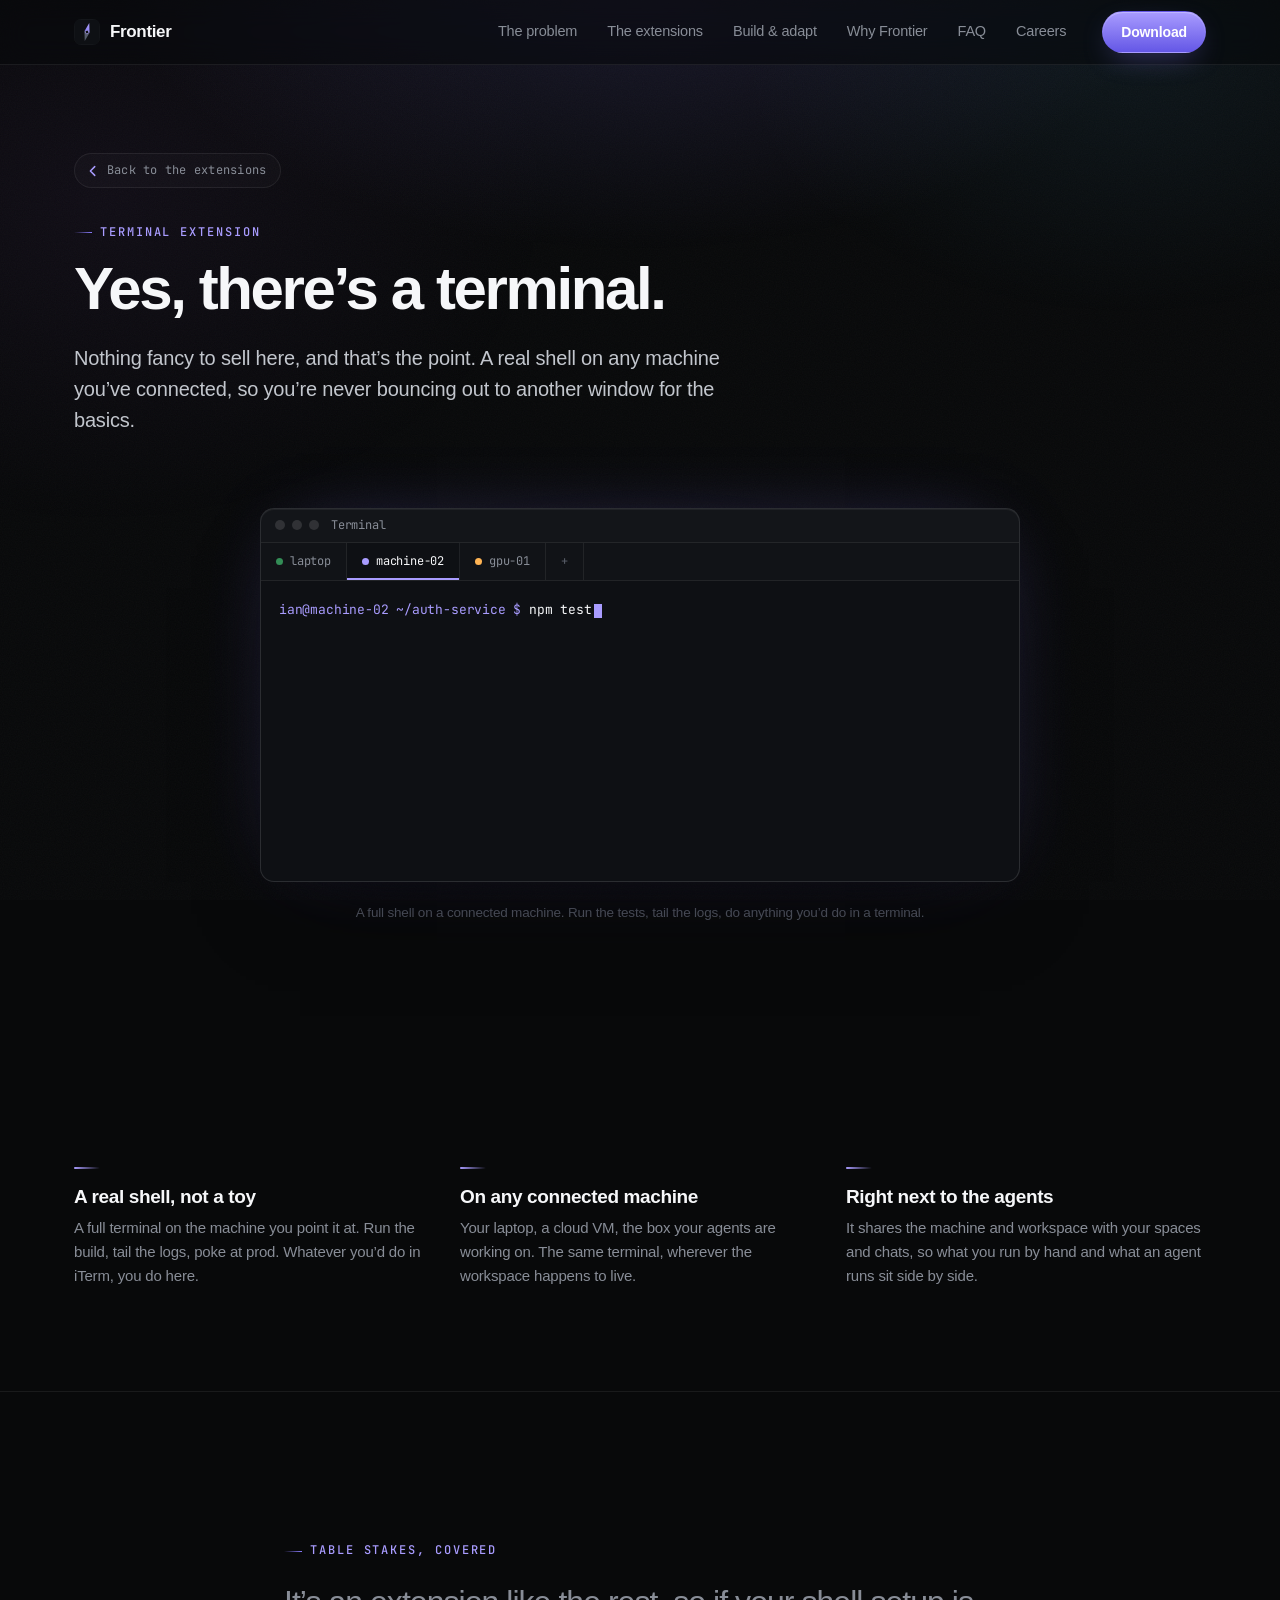
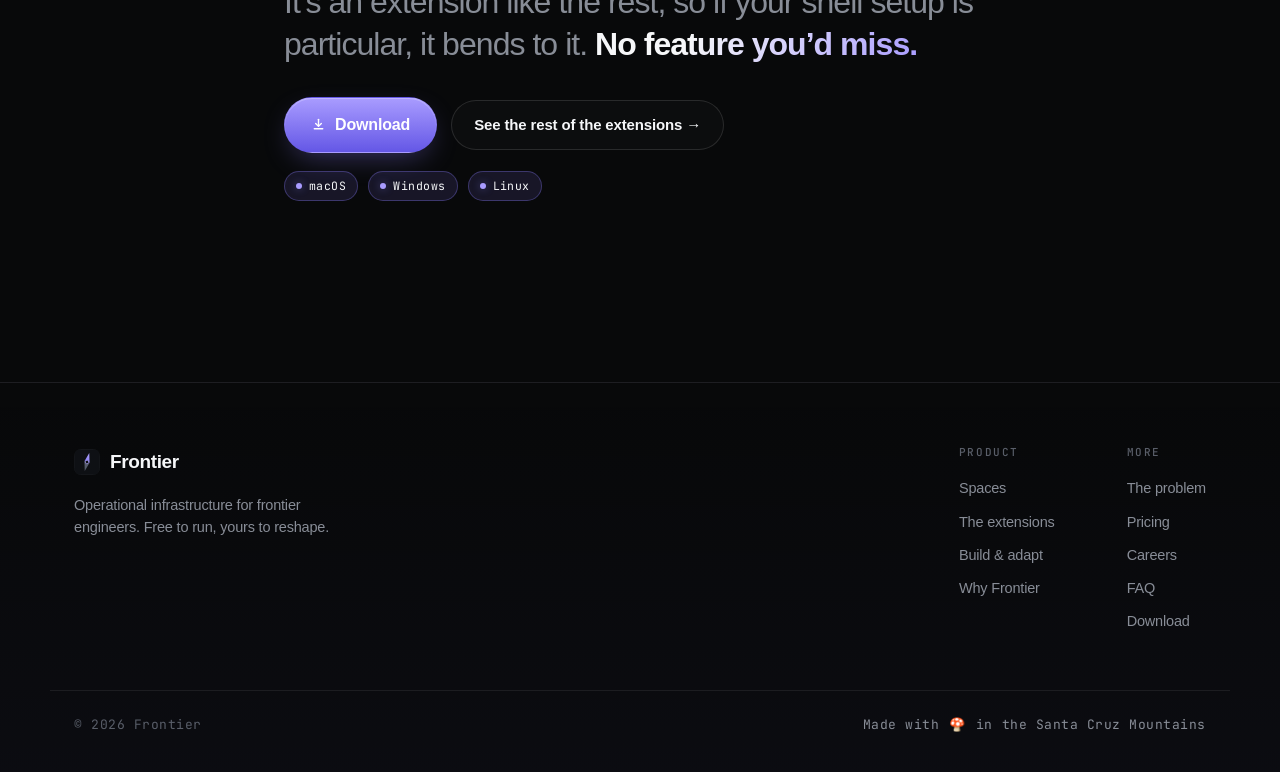
<file: terminal/index.html>
<!DOCTYPE html><html lang="en"> <head><meta charset="UTF-8"><meta name="viewport" content="width=device-width, initial-scale=1.0"><!-- Tag phones before paint so the desktop-download CTA can offer an "open on
         your computer" note instead of a download you can't run on a phone. --><script>
      if (/Mobi|Android|iPhone|iPod/i.test(navigator.userAgent)) {
        document.documentElement.classList.add('is-phone');
      }
    </script><title>Terminal — Frontier</title><meta name="description" content="A real terminal on any machine you connect, sitting right next to your agents. The table stakes, present and accounted for."><link rel="canonical" href="https://frontierengineer.com/terminal/"><meta name="theme-color" content="#08090a"><link rel="icon" type="image/svg+xml" href="/favicon.svg"><link rel="icon" type="image/png" sizes="32x32" href="/favicon-32.png"><link rel="apple-touch-icon" sizes="180x180" href="/apple-touch-icon.png"><link rel="manifest" href="/site.webmanifest"><meta property="og:type" content="website"><meta property="og:title" content="Terminal — Frontier"><meta property="og:description" content="A real terminal on any machine you connect, sitting right next to your agents. The table stakes, present and accounted for."><meta property="og:url" content="https://frontierengineer.com/terminal/"><meta property="og:image" content="/og.png"><meta name="twitter:card" content="summary_large_image"><meta name="twitter:title" content="Terminal — Frontier"><meta name="twitter:description" content="A real terminal on any machine you connect, sitting right next to your agents. The table stakes, present and accounted for."><meta name="twitter:image" content="/og.png"><link rel="preconnect" href="https://api.fontshare.com" crossorigin><link rel="preconnect" href="https://fonts.googleapis.com"><link rel="preconnect" href="https://fonts.gstatic.com" crossorigin><link href="https://api.fontshare.com/v2/css?f[]=general-sans@400,500,600,700&display=swap" rel="stylesheet"><link href="https://fonts.googleapis.com/css2?family=JetBrains+Mono:wght@400;500;600&display=swap" rel="stylesheet"><link rel="stylesheet" href="/_astro/assistant.Bw5Z6QPS.css">
<style>.xhero[data-astro-cid-bzsrhbdt]{padding-top:clamp(48px,7vw,88px)}.xback[data-astro-cid-bzsrhbdt]{display:flex;align-items:center;gap:7px;width:fit-content;font-family:var(--font-mono);font-size:12px;letter-spacing:.02em;color:var(--text-muted);padding:7px 14px 7px 11px;border:1px solid var(--border);border-radius:999px;background:#ffffff05;margin-bottom:26px;transition:color .2s var(--ease),border-color .2s var(--ease),background .2s var(--ease)}.xback[data-astro-cid-bzsrhbdt]:hover{color:var(--text);border-color:var(--border-accent);background:#ffffff0a}.xback-ic[data-astro-cid-bzsrhbdt]{color:var(--accent-bright);transition:transform .2s var(--ease)}.xback[data-astro-cid-bzsrhbdt]:hover .xback-ic[data-astro-cid-bzsrhbdt]{transform:translate(-2px)}.xhero-title[data-astro-cid-bzsrhbdt]{font-size:clamp(32px,5vw,60px);margin-top:16px;letter-spacing:-.04em}.xhero-lead[data-astro-cid-bzsrhbdt]{font-size:clamp(17px,1.6vw,20px);color:var(--text-dim);max-width:62ch;margin-top:22px;line-height:1.55}.xhero-lead[data-astro-cid-bzsrhbdt] strong{color:var(--text-dim);font-weight:600}.demo-stage[data-astro-cid-bzsrhbdt]{position:relative;margin-top:clamp(40px,6vw,72px)}.demo-glow[data-astro-cid-bzsrhbdt]{position:absolute;left:50%;top:-8%;transform:translate(-50%);width:78%;height:80%;background:radial-gradient(closest-side,rgba(138,124,255,.16),transparent 72%);filter:blur(26px);z-index:-1;pointer-events:none}.demo-cap[data-astro-cid-bzsrhbdt]{text-align:center;color:var(--text-faint);font-size:13.5px;margin-top:20px}.xbeats[data-astro-cid-bzsrhbdt]{padding-block:clamp(48px,8vw,110px)}.xbeats-grid[data-astro-cid-bzsrhbdt]{display:grid;grid-template-columns:repeat(3,1fr);gap:26px}.xbeat[data-astro-cid-bzsrhbdt]{position:relative}.xbeat-mark[data-astro-cid-bzsrhbdt]{display:block;width:26px;height:2px;border-radius:2px;background:linear-gradient(90deg,var(--accent-bright),transparent);margin-bottom:18px}.xbeat[data-astro-cid-bzsrhbdt] h3[data-astro-cid-bzsrhbdt]{font-size:19px;letter-spacing:-.02em}.xbeat[data-astro-cid-bzsrhbdt] p[data-astro-cid-bzsrhbdt]{color:var(--text-muted);font-size:15px;line-height:1.6;margin-top:10px}.xnote[data-astro-cid-bzsrhbdt]{border-top:1px solid var(--border)}.xnote-inner[data-astro-cid-bzsrhbdt]{max-width:760px}.xnote-body[data-astro-cid-bzsrhbdt]{font-family:var(--font-display);font-weight:500;font-size:clamp(22px,3vw,32px);line-height:1.32;letter-spacing:-.03em;color:var(--text-muted);margin-top:20px}.xnote-body[data-astro-cid-bzsrhbdt] .text-grad{font-weight:600}.xnote-cta[data-astro-cid-bzsrhbdt]{margin-top:32px}@media(max-width:760px){.xbeats-grid[data-astro-cid-bzsrhbdt]{grid-template-columns:1fr;gap:32px}}
.tdem{width:100%;max-width:760px;margin-inline:auto;border-radius:14px;background:var(--bg-card);border:1px solid var(--border-strong);overflow:hidden;text-align:left;user-select:none;box-shadow:0 1px #ffffff0f inset,0 40px 90px -40px #000000e6,0 0 80px -36px var(--accent-glow)}.tdem-titlebar{display:flex;align-items:center;gap:12px;height:34px;padding:0 14px;border-bottom:1px solid var(--border);background:#ffffff05}.tdem-dots{display:flex;gap:7px}.tdem-dots i{width:10px;height:10px;border-radius:50%;background:var(--border-strong)}.tdem-title{font-family:var(--font-mono);font-size:12px;color:var(--text-muted)}.tdem-tabs{display:flex;align-items:stretch;border-bottom:1px solid var(--border);background:#ffffff03;font-family:var(--font-mono);font-size:12px}.tdem-tab{display:inline-flex;align-items:center;gap:7px;padding:9px 15px;color:var(--text-muted);border-right:1px solid var(--border);white-space:nowrap}.tdem-tab.is-active{color:var(--text);background:var(--bg-card);box-shadow:inset 0 -2px 0 var(--accent-bright)}.tdem-tab-add{color:var(--text-faint)}.tdem-tdot{width:7px;height:7px;border-radius:50%;flex:0 0 auto}.tdem-tdot-run{background:var(--accent-bright);animation:tdem-pulse 1.6s ease-in-out infinite}.tdem-tdot-busy{background:var(--status-attention, #ffb454)}.tdem-tdot-idle{background:#4ade80;opacity:.6}@keyframes tdem-pulse{0%,to{box-shadow:0 0 #a99cff80}60%{box-shadow:0 0 0 4px #a99cff00}}.tdem-body{padding:18px 18px 20px;font-family:var(--font-mono);font-size:13px;line-height:1.65;color:var(--text-dim);min-height:300px;white-space:pre-wrap}.tdem-line{min-height:1.65em}.tdem-prompt{color:var(--accent-bright)}.tdem-cmd{color:var(--text)}.tdem-dim{color:var(--text-faint)}.tdem-ok{color:#4ade80}.tdem-pass{color:var(--text)}.tdem-pass:first-line{color:#4ade80}.tdem-cursor{display:inline-block;width:8px;height:1.05em;vertical-align:text-bottom;background:var(--accent-bright);margin-left:2px;animation:tdem-blink 1s step-end infinite}@keyframes tdem-blink{0%,to{opacity:1}50%{opacity:0}}@media(prefers-reduced-motion:reduce){.tdem-cursor{animation:none!important}}
.dl[data-astro-cid-itgiii2b]{display:flex;flex-direction:column;gap:18px}.dl-align-center[data-astro-cid-itgiii2b]{align-items:center}.dl-align-start[data-astro-cid-itgiii2b]{align-items:flex-start}.dl-actions[data-astro-cid-itgiii2b]{display:flex;gap:14px;flex-wrap:wrap;align-items:center}.dl-align-center[data-astro-cid-itgiii2b] .dl-actions[data-astro-cid-itgiii2b]{justify-content:center}.dl-btn[data-astro-cid-itgiii2b]{gap:9px}.dl-btn-lg[data-astro-cid-itgiii2b]{padding:14px 26px;font-size:16px}.dl-ic[data-astro-cid-itgiii2b]{margin-top:-1px;flex:0 0 auto}.dl-mobile-note[data-astro-cid-itgiii2b]{display:none;max-width:40ch;color:var(--text-muted);font-size:14px;line-height:1.5}.dl-align-center[data-astro-cid-itgiii2b] .dl-mobile-note[data-astro-cid-itgiii2b]{text-align:center}.dl-platforms[data-astro-cid-itgiii2b]{display:flex;flex-wrap:wrap;gap:8px 10px;align-items:center}.dl-align-center[data-astro-cid-itgiii2b] .dl-platforms[data-astro-cid-itgiii2b]{justify-content:center}.dl-plat[data-astro-cid-itgiii2b]{display:inline-flex;align-items:center;gap:7px;font-family:var(--font-mono);font-size:11.5px;letter-spacing:.04em;padding:5px 11px;border:1px solid var(--border);border-radius:999px;background:#ffffff05;white-space:nowrap}.dl-plat-dot[data-astro-cid-itgiii2b]{width:6px;height:6px;border-radius:50%;flex:0 0 auto}.dl-plat[data-astro-cid-itgiii2b].is-ready{border-color:var(--border-accent);background:var(--accent-dim)}.dl-plat[data-astro-cid-itgiii2b].is-ready .dl-plat-name[data-astro-cid-itgiii2b]{color:var(--text)}.dl-plat[data-astro-cid-itgiii2b].is-ready .dl-plat-dot[data-astro-cid-itgiii2b]{background:var(--accent-bright);box-shadow:0 0 8px var(--accent-glow)}.dl-plat-name[data-astro-cid-itgiii2b]{color:var(--text-muted)}@media(max-width:480px){.dl-btn[data-astro-cid-itgiii2b]{display:none}.dl-mobile-note[data-astro-cid-itgiii2b]{display:block}}html.is-phone .dl-btn[data-astro-cid-itgiii2b]{display:none}html.is-phone .dl-mobile-note[data-astro-cid-itgiii2b]{display:block}
</style></head> <body> <header class="nav" data-astro-cid-dmqpwcec> <div class="container nav-inner" data-astro-cid-dmqpwcec> <a class="brand" href="/" aria-label="Frontier home" data-astro-cid-dmqpwcec> <svg class="brand-mark" width="26" height="26" viewBox="0 0 64 64" fill="none" aria-hidden="true" data-astro-cid-dmqpwcec> <defs data-astro-cid-dmqpwcec> <linearGradient id="navg" x1="24" y1="52" x2="42" y2="10" gradientUnits="userSpaceOnUse" data-astro-cid-dmqpwcec> <stop stop-color="#6457e6" data-astro-cid-dmqpwcec></stop> <stop offset="1" stop-color="#b3a8ff" data-astro-cid-dmqpwcec></stop> </linearGradient> </defs> <rect width="64" height="64" rx="15" fill="#0e1014" data-astro-cid-dmqpwcec></rect> <rect x="0.6" y="0.6" width="62.8" height="62.8" rx="14.4" stroke="#ffffff" stroke-opacity="0.08" stroke-width="1.2" data-astro-cid-dmqpwcec></rect> <g transform="rotate(14 32 32)" data-astro-cid-dmqpwcec> <polygon points="32,9 38.5,32 25.5,32" fill="url(#navg)" data-astro-cid-dmqpwcec></polygon> <polygon points="32,55 38.5,32 25.5,32" fill="#565c6b" data-astro-cid-dmqpwcec></polygon> <circle cx="32" cy="32" r="4.2" fill="#0e1014" data-astro-cid-dmqpwcec></circle> <circle cx="32" cy="32" r="4.2" fill="none" stroke="#b3a8ff" stroke-width="1.5" data-astro-cid-dmqpwcec></circle> </g> </svg> <span class="brand-word" data-astro-cid-dmqpwcec>Frontier</span> </a> <nav class="nav-links" aria-label="Primary" data-astro-cid-dmqpwcec> <a href="/#problem" data-astro-cid-dmqpwcec>The problem</a><a href="/#extensions" data-astro-cid-dmqpwcec>The extensions</a><a href="/#adapt" data-astro-cid-dmqpwcec>Build &amp; adapt</a><a href="/#versus" data-astro-cid-dmqpwcec>Why Frontier</a><a href="/#faq" data-astro-cid-dmqpwcec>FAQ</a><a href="/careers" data-astro-cid-dmqpwcec>Careers</a> </nav> <a class="btn btn-primary nav-cta" href="/download" data-cta="download" data-astro-cid-dmqpwcec>Download</a> </div> </header>  <main>  <section class="xhero section" data-astro-cid-bzsrhbdt> <div class="container" data-astro-cid-bzsrhbdt> <a class="xback" href="/#extensions" data-astro-cid-bzsrhbdt> <svg class="xback-ic" width="14" height="14" viewBox="0 0 16 16" fill="none" stroke="currentColor" stroke-width="1.7" stroke-linecap="round" stroke-linejoin="round" aria-hidden="true" data-astro-cid-bzsrhbdt><path d="M10 3 5 8l5 5" data-astro-cid-bzsrhbdt></path></svg>
Back to the extensions
</a> <span class="eyebrow" data-astro-cid-bzsrhbdt>Terminal extension</span> <h1 class="xhero-title" data-astro-cid-bzsrhbdt>Yes, there’s a terminal.</h1> <p class="xhero-lead" data-astro-cid-bzsrhbdt>
Nothing fancy to sell here, and that’s the point. A real shell on any machine you’ve connected,
    so you’re never bouncing out to another window for the basics.
</p> <div class="demo-stage" data-astro-cid-bzsrhbdt> <div class="demo-glow" aria-hidden="true" data-astro-cid-bzsrhbdt></div> <div class="demo-interactive" data-astro-cid-bzsrhbdt>    <style>astro-island,astro-slot,astro-static-slot{display:contents}</style><script>(()=>{var n=(a,t)=>{let i=async()=>{await(await a())()};if(t.value){let e=matchMedia(t.value);e.matches?i():e.addEventListener("change",i,{once:!0})}};(self.Astro||(self.Astro={})).media=n;window.dispatchEvent(new Event("astro:media"));})();</script><script>(()=>{var A=Object.defineProperty;var g=(i,o,a)=>o in i?A(i,o,{enumerable:!0,configurable:!0,writable:!0,value:a}):i[o]=a;var d=(i,o,a)=>g(i,typeof o!="symbol"?o+"":o,a);{let i={0:t=>m(t),1:t=>a(t),2:t=>new RegExp(t),3:t=>new Date(t),4:t=>new Map(a(t)),5:t=>new Set(a(t)),6:t=>BigInt(t),7:t=>new URL(t),8:t=>new Uint8Array(t),9:t=>new Uint16Array(t),10:t=>new Uint32Array(t),11:t=>1/0*t},o=t=>{let[l,e]=t;return l in i?i[l](e):void 0},a=t=>t.map(o),m=t=>typeof t!="object"||t===null?t:Object.fromEntries(Object.entries(t).map(([l,e])=>[l,o(e)]));class y extends HTMLElement{constructor(){super(...arguments);d(this,"Component");d(this,"hydrator");d(this,"hydrate",async()=>{var b;if(!this.hydrator||!this.isConnected)return;let e=(b=this.parentElement)==null?void 0:b.closest("astro-island[ssr]");if(e){e.addEventListener("astro:hydrate",this.hydrate,{once:!0});return}let c=this.querySelectorAll("astro-slot"),n={},h=this.querySelectorAll("template[data-astro-template]");for(let r of h){let s=r.closest(this.tagName);s!=null&&s.isSameNode(this)&&(n[r.getAttribute("data-astro-template")||"default"]=r.innerHTML,r.remove())}for(let r of c){let s=r.closest(this.tagName);s!=null&&s.isSameNode(this)&&(n[r.getAttribute("name")||"default"]=r.innerHTML)}let p;try{p=this.hasAttribute("props")?m(JSON.parse(this.getAttribute("props"))):{}}catch(r){let s=this.getAttribute("component-url")||"<unknown>",v=this.getAttribute("component-export");throw v&&(s+=` (export ${v})`),console.error(`[hydrate] Error parsing props for component ${s}`,this.getAttribute("props"),r),r}let u;await this.hydrator(this)(this.Component,p,n,{client:this.getAttribute("client")}),this.removeAttribute("ssr"),this.dispatchEvent(new CustomEvent("astro:hydrate"))});d(this,"unmount",()=>{this.isConnected||this.dispatchEvent(new CustomEvent("astro:unmount"))})}disconnectedCallback(){document.removeEventListener("astro:after-swap",this.unmount),document.addEventListener("astro:after-swap",this.unmount,{once:!0})}connectedCallback(){if(!this.hasAttribute("await-children")||document.readyState==="interactive"||document.readyState==="complete")this.childrenConnectedCallback();else{let e=()=>{document.removeEventListener("DOMContentLoaded",e),c.disconnect(),this.childrenConnectedCallback()},c=new MutationObserver(()=>{var n;((n=this.lastChild)==null?void 0:n.nodeType)===Node.COMMENT_NODE&&this.lastChild.nodeValue==="astro:end"&&(this.lastChild.remove(),e())});c.observe(this,{childList:!0}),document.addEventListener("DOMContentLoaded",e)}}async childrenConnectedCallback(){let e=this.getAttribute("before-hydration-url");e&&await import(e),this.start()}async start(){let e=JSON.parse(this.getAttribute("opts")),c=this.getAttribute("client");if(Astro[c]===void 0){window.addEventListener(`astro:${c}`,()=>this.start(),{once:!0});return}try{await Astro[c](async()=>{let n=this.getAttribute("renderer-url"),[h,{default:p}]=await Promise.all([import(this.getAttribute("component-url")),n?import(n):()=>()=>{}]),u=this.getAttribute("component-export")||"default";if(!u.includes("."))this.Component=h[u];else{this.Component=h;for(let f of u.split("."))this.Component=this.Component[f]}return this.hydrator=p,this.hydrate},e,this)}catch(n){console.error(`[astro-island] Error hydrating ${this.getAttribute("component-url")}`,n)}}attributeChangedCallback(){this.hydrate()}}d(y,"observedAttributes",["props"]),customElements.get("astro-island")||customElements.define("astro-island",y)}})();</script><astro-island uid="Z17Kqcm" prefix="r1" component-url="/_astro/TerminalDemo.Ddpd9wEp.js" component-export="default" renderer-url="/_astro/client.CbHKJimV.js" props="{}" ssr client="media" opts="{&quot;name&quot;:&quot;TerminalDemo&quot;,&quot;value&quot;:&quot;(min-width: 860px)&quot;}" await-children><div class="tdem" aria-label="A terminal running on a connected machine"><div class="tdem-titlebar"><span class="tdem-dots"><i></i><i></i><i></i></span><span class="tdem-title">Terminal</span></div><div class="tdem-tabs" role="tablist"><span class="tdem-tab "><span class="tdem-tdot tdem-tdot-idle"></span>laptop</span><span class="tdem-tab is-active"><span class="tdem-tdot tdem-tdot-run"></span>machine-02</span><span class="tdem-tab "><span class="tdem-tdot tdem-tdot-busy"></span>gpu-01</span><span class="tdem-tab tdem-tab-add" aria-hidden="true">+</span></div><div class="tdem-body"><div class="tdem-line"><span class="tdem-prompt">ian@machine-02 ~/auth-service<!-- --> $</span> <span class="tdem-cmd"></span><span class="tdem-cursor"></span></div></div></div><!--astro:end--></astro-island> </div> <img class="demo-fallback" src="/demos/terminal-demo.png" alt="A terminal in Frontier running npm test on machine-02, with all tests passing." loading="lazy" data-astro-cid-bzsrhbdt> </div> <p class="demo-cap" data-astro-cid-bzsrhbdt>A full shell on a connected machine. Run the tests, tail the logs, do anything you’d do in a terminal.</p> </div> </section> <section class="section xbeats" data-astro-cid-bzsrhbdt> <div class="container" data-astro-cid-bzsrhbdt> <div class="xbeats-grid" data-astro-cid-bzsrhbdt> <article class="xbeat" data-astro-cid-bzsrhbdt> <span class="xbeat-mark" data-astro-cid-bzsrhbdt></span> <h3 data-astro-cid-bzsrhbdt>A real shell, not a toy</h3> <p data-astro-cid-bzsrhbdt>A full terminal on the machine you point it at. Run the build, tail the logs, poke at prod. Whatever you’d do in iTerm, you do here.</p> </article><article class="xbeat" data-astro-cid-bzsrhbdt> <span class="xbeat-mark" data-astro-cid-bzsrhbdt></span> <h3 data-astro-cid-bzsrhbdt>On any connected machine</h3> <p data-astro-cid-bzsrhbdt>Your laptop, a cloud VM, the box your agents are working on. The same terminal, wherever the workspace happens to live.</p> </article><article class="xbeat" data-astro-cid-bzsrhbdt> <span class="xbeat-mark" data-astro-cid-bzsrhbdt></span> <h3 data-astro-cid-bzsrhbdt>Right next to the agents</h3> <p data-astro-cid-bzsrhbdt>It shares the machine and workspace with your spaces and chats, so what you run by hand and what an agent runs sit side by side.</p> </article> </div> </div> </section> <section class="section xnote" data-astro-cid-bzsrhbdt> <div class="container xnote-inner" data-astro-cid-bzsrhbdt> <span class="eyebrow" data-astro-cid-bzsrhbdt>Table stakes, covered</span> <p class="xnote-body" data-astro-cid-bzsrhbdt>
It’s an extension like the rest, so if your shell setup is particular, it bends to it.
<span class="text-grad">No feature you’d miss.</span> </p> <div class="xnote-cta" data-astro-cid-bzsrhbdt> <div class="dl dl-hero dl-align-start" data-astro-cid-itgiii2b> <div class="dl-actions" data-astro-cid-itgiii2b> <a class="btn btn-primary dl-btn dl-btn-lg" href="/download" data-cta="download" data-astro-cid-itgiii2b> <svg class="dl-ic" width="15" height="15" viewBox="0 0 16 16" fill="none" stroke="currentColor" stroke-width="1.5" stroke-linecap="round" stroke-linejoin="round" aria-hidden="true" data-astro-cid-itgiii2b> <path d="M8 2.5v7" data-astro-cid-itgiii2b></path> <path d="M5 7l3 3 3-3" data-astro-cid-itgiii2b></path> <path d="M3.5 12.5h9" data-astro-cid-itgiii2b></path> </svg> <span data-astro-cid-itgiii2b>Download</span> </a> <a class="btn btn-ghost dl-secondary" href="/#extensions" data-astro-cid-itgiii2b>See the rest of the extensions →</a> <p class="dl-mobile-note" data-astro-cid-itgiii2b>
Frontier’s desktop app runs on macOS, Windows &amp; Linux — open this page on your computer to
      download.
</p> </div> <div class="dl-platforms" role="list" aria-label="Available platforms" data-astro-cid-itgiii2b> <span class="dl-plat is-ready" role="listitem" data-astro-cid-itgiii2b> <span class="dl-plat-dot" aria-hidden="true" data-astro-cid-itgiii2b></span> <span class="dl-plat-name" data-astro-cid-itgiii2b>macOS</span> </span><span class="dl-plat is-ready" role="listitem" data-astro-cid-itgiii2b> <span class="dl-plat-dot" aria-hidden="true" data-astro-cid-itgiii2b></span> <span class="dl-plat-name" data-astro-cid-itgiii2b>Windows</span> </span><span class="dl-plat is-ready" role="listitem" data-astro-cid-itgiii2b> <span class="dl-plat-dot" aria-hidden="true" data-astro-cid-itgiii2b></span> <span class="dl-plat-name" data-astro-cid-itgiii2b>Linux</span> </span> </div> </div>  </div> </div> </section>  </main> <footer class="footer" data-astro-cid-sz7xmlte> <div class="container footer-inner" data-astro-cid-sz7xmlte> <div class="footer-brand" data-astro-cid-sz7xmlte> <a class="footer-logo" href="/" aria-label="Frontier home" data-astro-cid-sz7xmlte> <svg class="footer-mark" width="26" height="26" viewBox="0 0 64 64" fill="none" aria-hidden="true" data-astro-cid-sz7xmlte> <defs data-astro-cid-sz7xmlte> <linearGradient id="footg" x1="24" y1="52" x2="42" y2="10" gradientUnits="userSpaceOnUse" data-astro-cid-sz7xmlte> <stop stop-color="#6457e6" data-astro-cid-sz7xmlte></stop> <stop offset="1" stop-color="#b3a8ff" data-astro-cid-sz7xmlte></stop> </linearGradient> </defs> <rect width="64" height="64" rx="15" fill="#0e1014" data-astro-cid-sz7xmlte></rect> <rect x="0.6" y="0.6" width="62.8" height="62.8" rx="14.4" stroke="#ffffff" stroke-opacity="0.08" stroke-width="1.2" data-astro-cid-sz7xmlte></rect> <g transform="rotate(14 32 32)" data-astro-cid-sz7xmlte> <polygon points="32,9 38.5,32 25.5,32" fill="url(#footg)" data-astro-cid-sz7xmlte></polygon> <polygon points="32,55 38.5,32 25.5,32" fill="#565c6b" data-astro-cid-sz7xmlte></polygon> <circle cx="32" cy="32" r="4.2" fill="#0e1014" data-astro-cid-sz7xmlte></circle> <circle cx="32" cy="32" r="4.2" fill="none" stroke="#b3a8ff" stroke-width="1.5" data-astro-cid-sz7xmlte></circle> </g> </svg> <span class="brand-word" data-astro-cid-sz7xmlte>Frontier</span> </a> <p data-astro-cid-sz7xmlte>Operational infrastructure for frontier engineers. Free to run, yours to reshape.</p> </div> <nav class="footer-cols" aria-label="Footer" data-astro-cid-sz7xmlte> <div data-astro-cid-sz7xmlte> <h4 data-astro-cid-sz7xmlte>Product</h4> <a href="/spaces" data-astro-cid-sz7xmlte>Spaces</a> <a href="/#extensions" data-astro-cid-sz7xmlte>The extensions</a> <a href="/#adapt" data-astro-cid-sz7xmlte>Build &amp; adapt</a> <a href="/#versus" data-astro-cid-sz7xmlte>Why Frontier</a> </div> <div data-astro-cid-sz7xmlte> <h4 data-astro-cid-sz7xmlte>More</h4> <a href="/#problem" data-astro-cid-sz7xmlte>The problem</a> <a href="/#promise" data-astro-cid-sz7xmlte>Pricing</a> <a href="/careers" data-astro-cid-sz7xmlte>Careers</a> <a href="/#faq" data-astro-cid-sz7xmlte>FAQ</a> <a href="/download" data-cta="download" data-astro-cid-sz7xmlte>Download</a> </div> </nav> </div> <div class="container footer-base" data-astro-cid-sz7xmlte> <span data-astro-cid-sz7xmlte>© 2026 Frontier</span> <span class="footer-made" data-astro-cid-sz7xmlte>Made with <span class="footer-emoji" aria-hidden="true" data-astro-cid-sz7xmlte>🍄</span> in the Santa Cruz Mountains</span> </div> </footer> <script type="module">const s=["🌲","🦭","⛰️","🐈","🌊","🍄","🐬","🥃"],t=document.querySelector(".footer-emoji"),n=window.matchMedia("(prefers-reduced-motion: reduce)").matches;if(t&&!n){let e=[];setInterval(()=>{e.length===0&&(e=[...s].sort(()=>Math.random()-.5),e[0]===t.textContent&&e.push(e.shift())),t.classList.add("is-fading"),setTimeout(()=>{t.textContent=e.shift(),t.classList.remove("is-fading")},900)},5e3)}</script>  </body></html>
</file>
<file: _astro/assistant.Bw5Z6QPS.css>
:root{--bg: #08090a;--bg-1: #0b0c0e;--bg-2: #101216;--bg-3: #15171c;--bg-card: #0e1014;--border: rgba(255, 255, 255, .07);--border-strong: rgba(255, 255, 255, .12);--border-accent: rgba(138, 124, 255, .32);--text: #f6f7f9;--text-dim: #c2c6cd;--text-muted: #888d97;--text-faint: #595e69;--accent: #8a7cff;--accent-bright: #a99cff;--accent-deep: #6457e6;--accent-glow: rgba(138, 124, 255, .45);--accent-dim: rgba(138, 124, 255, .12);--status-working: #5bc8ff;--status-attention: #ffb454;--status-done: #4ade80;--font-display: "General Sans", -apple-system, BlinkMacSystemFont, "Segoe UI", sans-serif;--font-body: "General Sans", -apple-system, BlinkMacSystemFont, "Segoe UI", sans-serif;--font-mono: "JetBrains Mono", ui-monospace, "SF Mono", "Cascadia Code", monospace;--container: 1180px;--container-narrow: 760px;--radius-sm: 8px;--radius: 14px;--radius-lg: 22px;--shadow-card: 0 1px 0 rgba(255, 255, 255, .04) inset, 0 18px 50px -20px rgba(0, 0, 0, .8);--shadow-glow: 0 0 0 1px var(--border-accent), 0 20px 60px -20px var(--accent-glow);--ease: cubic-bezier(.22, 1, .36, 1)}*,*:before,*:after{box-sizing:border-box;margin:0;padding:0}html{scroll-behavior:smooth;-webkit-text-size-adjust:100%}body{font-family:var(--font-body);background:var(--bg);color:var(--text);line-height:1.6;font-size:17px;letter-spacing:-.011em;-webkit-font-smoothing:antialiased;-moz-osx-font-smoothing:grayscale;overflow-x:hidden;position:relative}body:before{content:"";position:fixed;inset:0;z-index:-2;background:radial-gradient(900px 540px at 50% -8%,rgba(138,124,255,.16),transparent 60%),radial-gradient(700px 480px at 88% 6%,rgba(91,200,255,.07),transparent 55%),radial-gradient(820px 600px at 8% 22%,rgba(160,90,220,.06),transparent 55%);pointer-events:none}body:after{content:"";position:fixed;inset:0;z-index:-1;opacity:.035;pointer-events:none;background-image:url("data:image/svg+xml,%3Csvg xmlns='http://www.w3.org/2000/svg' width='160' height='160'%3E%3Cfilter id='n'%3E%3CfeTurbulence type='fractalNoise' baseFrequency='0.85' numOctaves='3' stitchTiles='stitch'/%3E%3C/filter%3E%3Crect width='100%25' height='100%25' filter='url(%23n)'/%3E%3C/svg%3E")}h1,h2,h3,h4{font-family:var(--font-display);font-weight:600;line-height:1.04;letter-spacing:-.035em;color:var(--text)}p{color:var(--text-dim)}a{color:inherit;text-decoration:none}::selection{background:var(--accent);color:#fff}img,svg{display:block;max-width:100%}.container{width:100%;max-width:var(--container);margin-inline:auto;padding-inline:24px}.section{position:relative;padding-block:clamp(72px,11vw,150px);scroll-margin-top:84px}.eyebrow{display:inline-flex;align-items:center;gap:8px;font-family:var(--font-mono);font-size:12px;font-weight:500;letter-spacing:.16em;text-transform:uppercase;color:var(--accent-bright)}.eyebrow:before{content:"";width:18px;height:1px;background:linear-gradient(90deg,transparent,var(--accent))}.section-title{font-size:clamp(30px,4.4vw,50px);max-width:18ch;margin-top:18px}.section-lead{font-size:clamp(17px,1.5vw,20px);color:var(--text-dim);max-width:56ch;margin-top:20px;line-height:1.55}.demo-interactive{display:none}.demo-fallback{display:block;width:100%;height:auto;border-radius:14px}@media(min-width:860px){.demo-interactive{display:block}.demo-fallback{display:none}}.text-accent{color:var(--accent-bright)}.text-grad{background:linear-gradient(120deg,var(--text) 30%,var(--accent-bright));-webkit-background-clip:text;background-clip:text;color:transparent}.btn{display:inline-flex;align-items:center;justify-content:center;gap:9px;font-family:var(--font-body);font-size:15px;font-weight:600;letter-spacing:-.01em;padding:12px 22px;border-radius:999px;border:1px solid transparent;cursor:pointer;transition:transform .25s var(--ease),background .25s var(--ease),border-color .25s var(--ease),box-shadow .25s var(--ease);white-space:nowrap}.btn:active{transform:translateY(1px) scale(.99)}.btn-primary{background:linear-gradient(180deg,var(--accent-bright),var(--accent-deep));color:#fff;box-shadow:0 1px #ffffff40 inset,0 10px 30px -10px var(--accent-glow)}.btn-primary:hover{box-shadow:0 1px #ffffff4d inset,0 14px 40px -10px var(--accent-glow);transform:translateY(-1px)}.btn-ghost{background:#ffffff05;border-color:var(--border-strong);color:var(--text)}.btn-ghost:hover{background:#ffffff0d;border-color:var(--border-accent)}.card{background:linear-gradient(180deg,#ffffff06,#fff0);border:1px solid var(--border);border-radius:var(--radius);box-shadow:var(--shadow-card)}.badge{display:inline-flex;align-items:center;gap:7px;font-family:var(--font-mono);font-size:11px;letter-spacing:.12em;text-transform:uppercase;color:var(--text-muted);padding:5px 11px;border:1px solid var(--border);border-radius:999px;background:#ffffff05}.rule{height:1px;border:0;background:linear-gradient(90deg,transparent,var(--border-strong) 20%,var(--border-strong) 80%,transparent)}@keyframes rise{0%{opacity:0;transform:translateY(18px)}to{opacity:1;transform:translateY(0)}}.reveal{opacity:0;animation:rise .9s var(--ease) forwards}@media(prefers-reduced-motion:reduce){.reveal{animation:none;opacity:1}html{scroll-behavior:auto}}@media(max-width:640px){body{font-size:16px}.container{padding-inline:18px}}.nav[data-astro-cid-dmqpwcec]{position:sticky;top:0;z-index:50;background:#08090a99;backdrop-filter:blur(14px) saturate(140%);-webkit-backdrop-filter:blur(14px) saturate(140%);border-bottom:1px solid var(--border)}.nav-inner[data-astro-cid-dmqpwcec]{display:flex;align-items:center;justify-content:space-between;height:64px;gap:28px}.brand[data-astro-cid-dmqpwcec]{display:inline-flex;align-items:center;gap:10px;font-family:var(--font-display);font-weight:600;font-size:17px;letter-spacing:-.02em}.brand-mark[data-astro-cid-dmqpwcec]{border-radius:7px}.nav-links[data-astro-cid-dmqpwcec]{display:flex;align-items:center;gap:30px;margin-left:auto;margin-right:8px}.nav-links[data-astro-cid-dmqpwcec] a[data-astro-cid-dmqpwcec]{font-size:14.5px;color:var(--text-muted);transition:color .2s var(--ease)}.nav-links[data-astro-cid-dmqpwcec] a[data-astro-cid-dmqpwcec]:hover{color:var(--text)}.nav-cta[data-astro-cid-dmqpwcec]{padding:9px 18px;font-size:14px}@media(max-width:860px){.nav-links[data-astro-cid-dmqpwcec]{display:none}}@media(max-width:460px){.nav-cta[data-astro-cid-dmqpwcec]{display:none}}.footer[data-astro-cid-sz7xmlte]{border-top:1px solid var(--border);padding-block:64px 36px;margin-top:40px;background:linear-gradient(180deg,transparent,rgba(138,124,255,.03))}.footer-inner[data-astro-cid-sz7xmlte]{display:flex;justify-content:space-between;gap:48px;flex-wrap:wrap}.footer-logo[data-astro-cid-sz7xmlte]{display:inline-flex;align-items:center;gap:10px}.footer-mark[data-astro-cid-sz7xmlte]{border-radius:7px}.footer-brand[data-astro-cid-sz7xmlte] .brand-word[data-astro-cid-sz7xmlte]{font-family:var(--font-display);font-weight:600;font-size:19px;letter-spacing:-.02em}.footer-brand[data-astro-cid-sz7xmlte] p[data-astro-cid-sz7xmlte]{color:var(--text-muted);font-size:14.5px;margin-top:12px;max-width:34ch;line-height:1.5}.footer-cols[data-astro-cid-sz7xmlte]{display:flex;gap:72px;flex-wrap:wrap}.footer-cols[data-astro-cid-sz7xmlte] h4[data-astro-cid-sz7xmlte]{font-family:var(--font-mono);font-size:11px;letter-spacing:.14em;text-transform:uppercase;color:var(--text-faint);margin-bottom:14px;font-weight:500}.footer-cols[data-astro-cid-sz7xmlte] a[data-astro-cid-sz7xmlte]{display:block;font-size:14.5px;color:var(--text-muted);padding-block:5px;transition:color .2s var(--ease)}.footer-cols[data-astro-cid-sz7xmlte] a[data-astro-cid-sz7xmlte]:hover{color:var(--text)}.footer-base[data-astro-cid-sz7xmlte]{display:flex;justify-content:space-between;align-items:center;gap:16px;flex-wrap:wrap;margin-top:52px;padding-top:24px;border-top:1px solid var(--border);font-size:13px;color:var(--text-faint);font-family:var(--font-mono);letter-spacing:.04em}.footer-made[data-astro-cid-sz7xmlte]{color:var(--text-muted)}.footer-emoji[data-astro-cid-sz7xmlte]{display:inline-block;width:1.5em;text-align:center;opacity:1;transition:opacity .9s ease}.footer-emoji[data-astro-cid-sz7xmlte].is-fading{opacity:0}@media(max-width:600px){.footer-cols[data-astro-cid-sz7xmlte]{gap:40px}}
</file>
<file: _astro/index.BqHfIfMs.css>
.hero[data-astro-cid-bbe6dxrz]{position:relative;padding-top:clamp(56px,8vw,104px);padding-bottom:clamp(40px,6vw,72px)}.hero[data-astro-cid-bbe6dxrz]:before{content:"";position:absolute;top:-120px;left:50%;transform:translate(-50%);width:min(900px,90vw);height:520px;background:radial-gradient(closest-side,rgba(138,124,255,.16),transparent);filter:blur(20px);pointer-events:none;z-index:-1}.hero-inner[data-astro-cid-bbe6dxrz]{display:flex;flex-direction:column;align-items:center;text-align:center}.hero-title[data-astro-cid-bbe6dxrz]{font-size:clamp(40px,7vw,78px);margin-top:26px;letter-spacing:-.04em}.hero-lead[data-astro-cid-bbe6dxrz]{font-size:clamp(17px,1.8vw,21px);color:var(--text-muted);max-width:60ch;margin-top:26px;line-height:1.55}.hero-lead[data-astro-cid-bbe6dxrz] em[data-astro-cid-bbe6dxrz]{color:var(--text-dim);font-style:italic}.hero-cta[data-astro-cid-bbe6dxrz]{display:flex;margin-top:34px;justify-content:center}.hero-demo[data-astro-cid-bbe6dxrz]{width:100%;max-width:1000px;margin-top:clamp(48px,7vw,84px)}.manifesto[data-astro-cid-5lwsku7t]{border-top:1px solid var(--border)}.manifesto-inner[data-astro-cid-5lwsku7t]{max-width:880px}.manifesto-title[data-astro-cid-5lwsku7t],.manifesto-tagline[data-astro-cid-5lwsku7t]{font-family:var(--font-display);font-weight:600;font-size:clamp(26px,3.4vw,42px);line-height:1.14;letter-spacing:-.035em;color:var(--text)}.manifesto-title[data-astro-cid-5lwsku7t]{margin-top:18px;max-width:20ch}.manifesto-lead[data-astro-cid-5lwsku7t]{font-family:var(--font-display);font-weight:500;font-size:clamp(18px,1.9vw,23px);line-height:1.4;letter-spacing:-.02em;color:var(--text-dim);margin-top:20px;max-width:34ch}.manifesto-body[data-astro-cid-5lwsku7t],.manifesto-reframe[data-astro-cid-5lwsku7t]{font-size:clamp(16px,1.5vw,18.5px);line-height:1.62;max-width:60ch;margin-top:24px}.manifesto-body[data-astro-cid-5lwsku7t]{color:var(--text-muted)}.manifesto-reframe[data-astro-cid-5lwsku7t]{font-family:var(--font-display);font-weight:500;color:var(--text-dim);letter-spacing:-.01em}.manifesto-tagline[data-astro-cid-5lwsku7t]{margin-top:34px;padding-top:32px;border-top:1px solid var(--border)}.cmp[data-astro-cid-oo6sugl5]{display:grid;grid-template-columns:1fr 1fr;gap:20px;margin-top:52px}.cmp-card[data-astro-cid-oo6sugl5]{padding:26px 26px 28px}.cmp-card[data-astro-cid-oo6sugl5].is-good{border-color:var(--border-accent);box-shadow:var(--shadow-glow)}.cmp-card[data-astro-cid-oo6sugl5] header[data-astro-cid-oo6sugl5]{margin-bottom:20px}.cmp-card[data-astro-cid-oo6sugl5] h3[data-astro-cid-oo6sugl5]{font-size:21px;margin-top:12px}.cmp-tag[data-astro-cid-oo6sugl5]{font-family:var(--font-mono);font-size:11px;letter-spacing:.12em;text-transform:uppercase;padding:4px 10px;border-radius:999px;border:1px solid var(--border)}.cmp-tag-bad[data-astro-cid-oo6sugl5]{color:var(--text-faint)}.cmp-tag-good[data-astro-cid-oo6sugl5]{color:var(--accent-bright);border-color:var(--border-accent);background:var(--accent-dim)}.cmp-flow[data-astro-cid-oo6sugl5]{list-style:none;display:flex;flex-direction:column;gap:11px}.cmp-flow[data-astro-cid-oo6sugl5] li[data-astro-cid-oo6sugl5]{font-family:var(--font-mono);font-size:13.5px;color:var(--text-dim);padding-left:18px;position:relative}.cmp-flow[data-astro-cid-oo6sugl5] li[data-astro-cid-oo6sugl5]:before{content:"";position:absolute;left:0;top:8px;width:6px;height:6px;border-radius:50%;background:var(--text-faint)}.cmp-flow[data-astro-cid-oo6sugl5] li[data-astro-cid-oo6sugl5] span[data-astro-cid-oo6sugl5]{color:var(--text)}.cmp-flow[data-astro-cid-oo6sugl5] li[data-astro-cid-oo6sugl5].wait{color:var(--text-faint)}.cmp-flow[data-astro-cid-oo6sugl5] li[data-astro-cid-oo6sugl5].wait:before{background:transparent;border:1px solid var(--text-faint)}.cmp-flow[data-astro-cid-oo6sugl5] li[data-astro-cid-oo6sugl5] .ok[data-astro-cid-oo6sugl5]{color:var(--status-working)}.cmp-flow[data-astro-cid-oo6sugl5] li[data-astro-cid-oo6sugl5].attn{color:var(--status-attention)}.cmp-flow[data-astro-cid-oo6sugl5] li[data-astro-cid-oo6sugl5].attn:before{background:var(--status-attention)}.cmp-flow[data-astro-cid-oo6sugl5] li[data-astro-cid-oo6sugl5]:has(.ok):before{background:var(--status-working)}.cmp-flow[data-astro-cid-oo6sugl5] li[data-astro-cid-oo6sugl5].muted{color:var(--text-muted);font-family:var(--font-body);font-size:14px;margin-top:6px}.cmp-flow[data-astro-cid-oo6sugl5] li[data-astro-cid-oo6sugl5].muted:before{display:none}.cmp-flow[data-astro-cid-oo6sugl5] li[data-astro-cid-oo6sugl5].muted{padding-left:0}.problem-link[data-astro-cid-oo6sugl5]{display:inline-block;margin-top:30px;font-family:var(--font-mono);font-size:13.5px;color:var(--accent-bright);border-bottom:1px solid var(--border-accent);padding-bottom:2px;transition:color .2s var(--ease),border-color .2s var(--ease)}.problem-link[data-astro-cid-oo6sugl5]:hover{color:var(--text);border-color:var(--accent)}.problem-link[data-astro-cid-oo6sugl5] span[data-astro-cid-oo6sugl5]{display:inline-block;transition:transform .2s var(--ease)}.problem-link[data-astro-cid-oo6sugl5]:hover span[data-astro-cid-oo6sugl5]{transform:translate(3px)}@media(max-width:760px){.cmp[data-astro-cid-oo6sugl5]{grid-template-columns:1fr}}.extensions[data-astro-cid-vnmgmuxp]{border-top:1px solid var(--border);position:relative;overflow:hidden}.extensions-glow[data-astro-cid-vnmgmuxp]{position:absolute;top:-40px;left:50%;transform:translate(-50%);width:min(820px,92vw);height:460px;background:radial-gradient(closest-side,rgba(138,124,255,.12),transparent 70%);filter:blur(30px);pointer-events:none;z-index:0}.extensions[data-astro-cid-vnmgmuxp] .container[data-astro-cid-vnmgmuxp]{position:relative;z-index:1}.exi-head[data-astro-cid-vnmgmuxp]{text-align:center}.exi-head[data-astro-cid-vnmgmuxp] .section-title[data-astro-cid-vnmgmuxp]{margin-inline:auto;max-width:22ch}.exi-head[data-astro-cid-vnmgmuxp] .section-lead[data-astro-cid-vnmgmuxp]{margin-inline:auto;max-width:60ch}.exi-grid[data-astro-cid-vnmgmuxp]{display:grid;grid-template-columns:repeat(2,1fr);gap:20px;margin-top:56px}.exi-card[data-astro-cid-vnmgmuxp]{display:flex;flex-direction:column;border:1px solid var(--border);border-radius:var(--radius);overflow:hidden;background:linear-gradient(180deg,#ffffff05,#fff0);transition:transform .3s var(--ease),border-color .3s var(--ease),box-shadow .3s var(--ease)}.exi-card[data-astro-cid-vnmgmuxp]:hover{transform:translateY(-4px);border-color:var(--border-accent);box-shadow:var(--shadow-glow)}.exi-thumb[data-astro-cid-vnmgmuxp]{display:block;aspect-ratio:16 / 9;overflow:hidden;border-bottom:1px solid var(--border);background:var(--bg-card)}.exi-thumb[data-astro-cid-vnmgmuxp] img[data-astro-cid-vnmgmuxp]{width:100%;height:100%;object-fit:cover;object-position:center top;transition:transform .4s var(--ease)}.exi-card[data-astro-cid-vnmgmuxp]:hover .exi-thumb[data-astro-cid-vnmgmuxp] img[data-astro-cid-vnmgmuxp]{transform:scale(1.03)}.exi-thumb-build[data-astro-cid-vnmgmuxp]{width:100%;height:100%;display:flex;flex-direction:column;align-items:center;justify-content:center;gap:13px;background:radial-gradient(closest-side,rgba(138,124,255,.16),transparent 78%),linear-gradient(180deg,#8a7cff14,#8a7cff03)}.exi-build-glyph[data-astro-cid-vnmgmuxp]{display:inline-flex;align-items:center;justify-content:center;width:54px;height:54px;border:1.5px dashed var(--border-accent);border-radius:14px;font-family:var(--font-display);font-size:30px;line-height:1;color:var(--accent-bright);transition:transform .4s var(--ease),border-color .3s var(--ease)}.exi-card-build[data-astro-cid-vnmgmuxp]:hover .exi-build-glyph[data-astro-cid-vnmgmuxp]{transform:scale(1.06);border-color:var(--accent-bright)}.exi-build-file[data-astro-cid-vnmgmuxp]{font-family:var(--font-mono);font-size:12px;color:var(--text-muted)}.exi-meta[data-astro-cid-vnmgmuxp]{padding:19px 22px 21px;display:flex;flex-direction:column;gap:8px}.exi-name[data-astro-cid-vnmgmuxp]{display:flex;align-items:center;gap:9px;font-family:var(--font-display);font-weight:600;font-size:20px;color:#fff;letter-spacing:-.02em}.exi-go[data-astro-cid-vnmgmuxp]{color:var(--accent-bright);transition:transform .25s var(--ease)}.exi-card[data-astro-cid-vnmgmuxp]:hover .exi-go[data-astro-cid-vnmgmuxp]{transform:translate(4px)}.exi-tag[data-astro-cid-vnmgmuxp]{color:var(--text-dim);font-size:14.5px;line-height:1.5}@media(max-width:560px){.exi-grid[data-astro-cid-vnmgmuxp]{grid-template-columns:1fr}}.adapt[data-astro-cid-vafn2e7j]{border-top:1px solid var(--border)}.adapt-body[data-astro-cid-vafn2e7j]{margin-top:22px;max-width:62ch;display:flex;flex-direction:column;gap:16px}.adapt-body[data-astro-cid-vafn2e7j] p[data-astro-cid-vafn2e7j]{color:var(--text-muted);font-size:clamp(16px,1.4vw,18px);line-height:1.65}.adapt-how-grid[data-astro-cid-vafn2e7j]{display:grid;grid-template-columns:1fr .95fr;gap:56px;align-items:start;margin-top:clamp(52px,6vw,88px)}.adapt-how[data-astro-cid-vafn2e7j]{font-size:clamp(22px,2.5vw,30px);letter-spacing:-.03em;max-width:18ch}.adapt-how-sub[data-astro-cid-vafn2e7j]{color:var(--text-muted);font-size:clamp(15px,1.3vw,17px);line-height:1.6;margin-top:14px;max-width:50ch}.adapt-steps[data-astro-cid-vafn2e7j]{list-style:none;margin-top:30px;display:flex;flex-direction:column;gap:20px}.adapt-step[data-astro-cid-vafn2e7j]{display:flex;gap:15px;align-items:flex-start}.adapt-step-n[data-astro-cid-vafn2e7j]{flex:0 0 auto;font-family:var(--font-mono);font-size:12px;color:var(--accent-bright);letter-spacing:.08em;margin-top:3px}.adapt-step[data-astro-cid-vafn2e7j] h4[data-astro-cid-vafn2e7j]{font-size:16.5px;letter-spacing:-.02em}.adapt-step[data-astro-cid-vafn2e7j] p[data-astro-cid-vafn2e7j]{color:var(--text-muted);font-size:14.5px;line-height:1.55;margin-top:5px}.code[data-astro-cid-vafn2e7j]{overflow:hidden;align-self:stretch}.code-bar[data-astro-cid-vafn2e7j]{display:flex;align-items:center;justify-content:space-between;padding:11px 16px;border-bottom:1px solid var(--border);background:#ffffff04}.code-file[data-astro-cid-vafn2e7j]{font-family:var(--font-mono);font-size:12.5px;color:var(--text-muted)}.code-pill[data-astro-cid-vafn2e7j]{font-family:var(--font-mono);font-size:10.5px;letter-spacing:.1em;text-transform:uppercase;color:var(--accent-bright);border:1px solid var(--border-accent);background:var(--accent-dim);padding:3px 9px;border-radius:999px}.code[data-astro-cid-vafn2e7j] pre[data-astro-cid-vafn2e7j]{margin:0;padding:20px 20px 22px;overflow-x:auto;font-family:var(--font-mono);font-size:13px;line-height:1.65;color:var(--text-dim)}.code[data-astro-cid-vafn2e7j] code[data-astro-cid-vafn2e7j]{font-family:inherit}.c-key[data-astro-cid-vafn2e7j]{color:#c4a3ff}.c-prop[data-astro-cid-vafn2e7j]{color:#8fb8ff}.c-str[data-astro-cid-vafn2e7j]{color:#8ce0b0}.c-fn[data-astro-cid-vafn2e7j]{color:var(--accent-bright)}.c-com[data-astro-cid-vafn2e7j]{color:var(--text-faint);font-style:italic}@media(max-width:880px){.adapt-how-grid[data-astro-cid-vafn2e7j]{grid-template-columns:1fr;gap:36px}}.promise[data-astro-cid-zbtij42s]{border-top:1px solid var(--border);background:radial-gradient(900px 420px at 50% 0%,rgba(138,124,255,.07),transparent 62%),var(--bg-1)}.promise-cols[data-astro-cid-zbtij42s]{display:grid;grid-template-columns:1fr 1fr;gap:56px;margin-top:48px}.promise-col[data-astro-cid-zbtij42s]:last-child{padding-left:56px;border-left:1px solid var(--border);margin-left:-56px}.promise-label[data-astro-cid-zbtij42s]{display:inline-block;font-family:var(--font-mono);font-size:11px;letter-spacing:.14em;text-transform:uppercase;color:var(--text-faint);margin-bottom:18px}.promise-label[data-astro-cid-zbtij42s].is-free{color:#4ade80}.promise-col[data-astro-cid-zbtij42s] ul[data-astro-cid-zbtij42s]{list-style:none;display:flex;flex-direction:column;gap:12px}.promise-col[data-astro-cid-zbtij42s] li[data-astro-cid-zbtij42s]{position:relative;padding-left:24px;font-size:15.5px;line-height:1.5;color:var(--text-dim)}.promise-col[data-astro-cid-zbtij42s] li[data-astro-cid-zbtij42s]:before{content:"";position:absolute;left:0;top:8px;width:6px;height:6px;border-radius:50%;background:var(--text-faint)}.promise-col[data-astro-cid-zbtij42s] li[data-astro-cid-zbtij42s].is-free{color:var(--text)}.promise-col[data-astro-cid-zbtij42s] li[data-astro-cid-zbtij42s].is-free:before{content:"✓";top:0;left:0;width:auto;height:auto;background:none;color:#4ade80;font-size:13px;font-weight:700}.promise-col[data-astro-cid-zbtij42s] li[data-astro-cid-zbtij42s].is-note{color:var(--text-faint)}.promise-close[data-astro-cid-zbtij42s]{font-family:var(--font-display);font-weight:500;font-size:clamp(19px,2.1vw,27px);line-height:1.4;letter-spacing:-.02em;color:var(--text-dim);max-width:40ch;margin-top:48px;padding-top:36px;border-top:1px solid var(--border)}.promise-close[data-astro-cid-zbtij42s] em[data-astro-cid-zbtij42s]{color:var(--accent-bright);font-style:italic}@media(max-width:760px){.promise-cols[data-astro-cid-zbtij42s]{grid-template-columns:1fr;gap:32px}.promise-col[data-astro-cid-zbtij42s]:last-child{padding-left:0;border-left:0;margin-left:0;padding-top:32px;border-top:1px solid var(--border)}}.versus[data-astro-cid-ganxpnea]{border-top:1px solid var(--border)}.vs-note[data-astro-cid-ganxpnea]{margin-top:18px;max-width:64ch;color:var(--text-muted);font-size:clamp(15px,1.4vw,17px);line-height:1.62}.vs[data-astro-cid-ganxpnea]{margin-top:52px;border:1px solid var(--border);border-radius:var(--radius);overflow:hidden}.vs-head[data-astro-cid-ganxpnea],.vs-row[data-astro-cid-ganxpnea]{display:grid;grid-template-columns:.5fr 1fr 1fr 1fr 1.15fr;gap:16px;padding:15px 20px;align-items:start}.vs-head[data-astro-cid-ganxpnea]{background:#ffffff04;border-bottom:1px solid var(--border);font-family:var(--font-mono);font-size:11px;letter-spacing:.08em;text-transform:uppercase}.vs-h[data-astro-cid-ganxpnea]{color:var(--text-faint)}.vs-h-fr[data-astro-cid-ganxpnea]{color:var(--accent-bright)}.vs-row[data-astro-cid-ganxpnea]{border-bottom:1px solid var(--border)}.vs-row[data-astro-cid-ganxpnea]:last-child{border-bottom:0}.vs-dim[data-astro-cid-ganxpnea]{font-family:var(--font-display);font-weight:600;font-size:14.5px;color:var(--text);letter-spacing:-.02em}.vs-cc[data-astro-cid-ganxpnea],.vs-cu[data-astro-cid-ganxpnea],.vs-oc[data-astro-cid-ganxpnea],.vs-fr[data-astro-cid-ganxpnea]{font-size:13px;line-height:1.5;min-width:0}.vs-cc[data-astro-cid-ganxpnea],.vs-cu[data-astro-cid-ganxpnea],.vs-oc[data-astro-cid-ganxpnea]{color:var(--text-muted)}.vs-fr[data-astro-cid-ganxpnea]{color:var(--text-dim)}@media(max-width:900px){.vs-head[data-astro-cid-ganxpnea]{display:none}.vs-row[data-astro-cid-ganxpnea]{grid-template-columns:1fr;gap:9px;padding:20px}.vs-dim[data-astro-cid-ganxpnea]{margin-bottom:2px}.vs-cc[data-astro-cid-ganxpnea]:before{content:"Claude Code: ";color:var(--text-faint)}.vs-cu[data-astro-cid-ganxpnea]:before{content:"Cursor: ";color:var(--text-faint)}.vs-oc[data-astro-cid-ganxpnea]:before{content:"opencode: ";color:var(--text-faint)}.vs-fr[data-astro-cid-ganxpnea]:before{content:"Frontier: ";color:var(--accent-bright)}}.faq[data-astro-cid-z6gx6xcw]{border-top:1px solid var(--border)}.faq-inner[data-astro-cid-z6gx6xcw]{display:grid;grid-template-columns:.8fr 1.2fr;gap:56px;align-items:start}.faq-head[data-astro-cid-z6gx6xcw]{position:sticky;top:100px}.faq-list[data-astro-cid-z6gx6xcw]{display:flex;flex-direction:column}.faq-item[data-astro-cid-z6gx6xcw]{border-bottom:1px solid var(--border);padding:6px 0}.faq-item[data-astro-cid-z6gx6xcw] summary[data-astro-cid-z6gx6xcw]{display:flex;align-items:center;justify-content:space-between;gap:20px;padding:18px 0;cursor:pointer;list-style:none;font-family:var(--font-display);font-size:18px;font-weight:500;color:var(--text);letter-spacing:-.02em}.faq-item[data-astro-cid-z6gx6xcw] summary[data-astro-cid-z6gx6xcw]::-webkit-details-marker{display:none}.faq-icon[data-astro-cid-z6gx6xcw]{flex:0 0 auto;position:relative;width:16px;height:16px}.faq-icon[data-astro-cid-z6gx6xcw]:before,.faq-icon[data-astro-cid-z6gx6xcw]:after{content:"";position:absolute;background:var(--text-muted);transition:transform .3s var(--ease),background .3s var(--ease)}.faq-icon[data-astro-cid-z6gx6xcw]:before{top:7px;left:0;width:16px;height:2px}.faq-icon[data-astro-cid-z6gx6xcw]:after{left:7px;top:0;width:2px;height:16px}.faq-item[data-astro-cid-z6gx6xcw][open] .faq-icon[data-astro-cid-z6gx6xcw]:after{transform:scaleY(0)}.faq-item[data-astro-cid-z6gx6xcw][open] .faq-icon[data-astro-cid-z6gx6xcw]:before{background:var(--accent-bright)}.faq-item[data-astro-cid-z6gx6xcw][open] summary[data-astro-cid-z6gx6xcw]{color:var(--accent-bright)}.faq-item[data-astro-cid-z6gx6xcw] p[data-astro-cid-z6gx6xcw]{color:var(--text-muted);font-size:15.5px;line-height:1.6;padding-bottom:20px;max-width:62ch}@media(max-width:820px){.faq-inner[data-astro-cid-z6gx6xcw]{grid-template-columns:1fr;gap:28px}.faq-head[data-astro-cid-z6gx6xcw]{position:static}}.close-cta[data-astro-cid-ltmnky7q]{border-top:1px solid var(--border);text-align:center}.close-cta-inner[data-astro-cid-ltmnky7q]{position:relative;display:flex;flex-direction:column;align-items:center}.close-cta-glow[data-astro-cid-ltmnky7q]{position:absolute;top:-80px;left:50%;transform:translate(-50%);width:min(720px,90vw);height:360px;background:radial-gradient(closest-side,rgba(138,124,255,.18),transparent);filter:blur(16px);z-index:-1;pointer-events:none}.close-cta-title[data-astro-cid-ltmnky7q]{font-size:clamp(34px,5.4vw,60px);margin-top:18px;letter-spacing:-.04em}.close-cta-lead[data-astro-cid-ltmnky7q]{color:var(--text-muted);font-size:clamp(16px,1.6vw,19px);margin-top:20px;max-width:50ch}.close-cta-actions[data-astro-cid-ltmnky7q]{margin-top:34px}.close-cta-fine[data-astro-cid-ltmnky7q]{margin-top:18px;color:var(--text-faint);font-size:13px}
</file>
<file: _astro/index.B2GQb6BQ.css>
.fd{--fd-green: #4ade80;--fd-amber: #ffb454;--fd-line: rgba(255, 255, 255, .07);--fd-line-2: rgba(255, 255, 255, .11);width:100%;border-radius:14px;background:var(--bg-card);border:1px solid var(--border-strong);overflow:hidden;box-shadow:0 1px #ffffff0f inset,0 40px 90px -40px #000000e6,0 0 80px -36px var(--accent-glow);font-size:12.5px;color:var(--text-dim);text-align:left;user-select:none}.fd-topbar{display:flex;align-items:center;gap:10px;height:38px;padding:0 12px;border-bottom:1px solid var(--fd-line);background:#ffffff06}.fd-traffic{display:inline-flex;align-items:center;gap:6px;margin-right:2px}.fd-traffic i{width:9px;height:9px;border-radius:50%}.fd-traffic i:nth-child(1){background:#ff5f57}.fd-traffic i:nth-child(2){background:#febc2e}.fd-traffic i:nth-child(3){background:#28c840}.fd-alpha{font-family:var(--font-mono);font-size:8.5px;font-weight:600;letter-spacing:.14em;text-transform:uppercase;color:var(--accent-bright);border:1px solid var(--border-accent);background:var(--accent-dim);border-radius:999px;padding:1px 6px}.fd-home{display:inline-flex;align-items:center;gap:7px}.fd-mark{display:inline-flex}.fd-brand{font-family:var(--font-display);font-weight:650;font-size:14px;color:var(--text);letter-spacing:.01em}.fd-tb-sep{color:var(--text-muted);font-size:13px}.fd-appname{font-family:var(--font-display);font-weight:550;font-size:13px;color:var(--text-dim);letter-spacing:-.01em}.fd-spacer{flex:1}.fd-tb-controls{display:flex;align-items:center;gap:9px}.fd-tb-ic{color:var(--text-faint)}.fd-tb-menu{position:relative;display:inline-flex}.fd-tb-menu-dot{position:absolute;top:-1px;right:-2px;width:6px;height:6px;border-radius:50%;background:var(--fd-green);box-shadow:0 0 0 1.5px var(--bg-card);animation:fd-pulse 1.6s ease-in-out infinite}.fd-statusbar{display:flex;align-items:center;gap:12px;height:26px;padding:0 12px;border-top:1px solid var(--fd-line);background:#ffffff06;font-family:var(--font-mono);font-size:10.5px;color:var(--text-muted)}.fd-sb-host{display:inline-flex;align-items:center;gap:6px;flex:0 0 auto;color:var(--text-dim);border:1px solid var(--fd-line-2);border-radius:5px;padding:1px 8px}.fd-sb-hostdot{width:6px;height:6px;border-radius:50%;background:var(--fd-green);box-shadow:0 0 6px #4ade8099}.fd-sb-mem{flex:0 0 auto;color:var(--text-faint);font-variant-numeric:tabular-nums}.fd-sb-mem small{color:var(--text-faint);font-size:9px;margin-left:1px}.fd-sb-ch{flex:0 0 auto;color:var(--fd-green);letter-spacing:.06em;border:1px solid rgba(74,222,128,.32);background:#4ade8014;border-radius:999px;padding:1px 7px}.fd-sb-doc{flex:1 1 auto;min-width:0;padding-left:4px;font-family:var(--font-body);font-size:11px;color:var(--text-faint);white-space:nowrap;overflow:hidden;text-overflow:ellipsis}.fd-sb-doc b{color:var(--text-muted);font-weight:600}.fd-sb-chips{display:inline-flex;align-items:center;gap:6px;flex:0 0 auto}.fd-sb-chip{color:var(--text-faint);border:1px solid var(--fd-line);border-radius:999px;padding:1px 8px}.fd-sb-chip.is-on{color:var(--text-dim);border-color:var(--fd-line-2);background:#ffffff0d}.fd-body{display:flex;height:516px}.fd-launcher{flex:0 0 54px;width:54px;display:flex;flex-direction:column;align-items:center;gap:4px;padding:10px 0 10px 6px;border-right:1px solid var(--fd-line);background:#00000038}.fd-app{position:relative;width:38px;height:38px;border-radius:10px;display:flex;align-items:center;justify-content:center;background:transparent;border:1px solid transparent;cursor:pointer;color:var(--text-faint);transition:color .16s var(--ease),background .16s var(--ease),border-color .16s var(--ease)}.fd-app:hover{color:var(--text-dim);background:#ffffff0a}.fd-app.is-active{color:var(--app, #fff);background:color-mix(in srgb,var(--app, #8a7cff) 16%,transparent);border-color:color-mix(in srgb,var(--app, #8a7cff) 45%,transparent)}.fd-app-dot{position:absolute;left:-6px;top:50%;transform:translateY(-50%);width:3px;height:3px;border-radius:50%;background:transparent;transition:height .16s var(--ease),background .16s var(--ease)}.fd-app.is-open .fd-app-dot{background:var(--text-faint)}.fd-app.is-active .fd-app-dot{background:var(--app, #fff);width:3px;height:18px;border-radius:2px}.fd-app-badge{position:absolute;top:1px;right:3px;min-width:15px;height:15px;padding:0 4px;display:inline-flex;align-items:center;justify-content:center;border-radius:8px;background:var(--fd-green);color:#06210f;font-size:9px;font-weight:700;line-height:1;box-shadow:0 0 0 1.5px var(--bg-card);animation:fd-badge-pulse 1.6s ease-in-out infinite}@keyframes fd-badge-pulse{0%,to{opacity:1}50%{opacity:.5}}.fd-app-view{flex:1 1 auto;min-width:0;display:flex}.fd-app-stage{flex:1 1 auto;display:flex;min-width:0}.fd-spaces-tree{width:200px;flex:0 0 200px;display:flex;flex-direction:column;border-right:1px solid var(--fd-line);background:#0000001f}.fd-tree-head{display:flex;align-items:center;font-family:var(--font-mono);font-size:9px;letter-spacing:.14em;text-transform:uppercase;padding:9px 10px 7px;color:var(--text-faint);border-bottom:1px solid var(--fd-line)}.fd-tree-title{color:var(--fd-green)}.fd-tree-head .fd-plus{margin-left:auto;font-size:12px;color:var(--text-faint)}.fd-tree-search{margin:8px 10px 6px;padding:5px 9px;border-radius:5px;background:#ffffff08;border:1px solid var(--fd-line);font-size:11.5px;color:var(--text-faint)}.fd-tree{padding:2px 0 8px;overflow:hidden}.fd-tree-row{display:flex;align-items:center;gap:6px;width:100%;padding:4px 8px;background:none;border:0;cursor:pointer;color:var(--text-dim);font-family:inherit;font-size:12.5px;text-align:left;border-left:2px solid transparent}.fd-tree-row:hover{background:#ffffff0a}.fd-tree-row.is-active{background:#4ade8021;border-left-color:var(--fd-green);color:#fff}.fd-tree-caret{flex:0 0 9px;font-size:8px;color:var(--text-faint)}.fd-mini-dot{flex:0 0 auto;width:6px;height:6px;border-radius:50%}.fd-mini-running{background:var(--fd-green)}.fd-mini-waiting{background:var(--fd-amber)}.fd-tree-name{white-space:nowrap;overflow:hidden;text-overflow:ellipsis}.fd-main{flex:1 1 auto;display:flex;flex-direction:column;min-width:0}.fd-tabs{display:flex;gap:6px;align-items:center;padding:7px 10px;border-bottom:1px solid var(--fd-line);overflow-x:auto;scrollbar-width:none}.fd-tabs::-webkit-scrollbar{display:none}.fd-tab{position:relative;flex:0 1 auto;min-width:132px;max-width:230px;display:flex;align-items:center;gap:6px;padding:5px 9px 5px 11px;cursor:pointer;border-radius:7px;background:#ffffff05;border:1px solid var(--fd-line);color:var(--text-muted);font-family:inherit;text-align:left;transition:background .18s var(--ease),color .18s var(--ease),border-color .18s var(--ease)}.fd-tab:hover{background:#ffffff0d;color:var(--text-dim)}.fd-tab.is-active{flex:0 0 auto;max-width:none;background:#4ade801a;color:var(--text);border-color:#4ade804d}.fd-tab-body{display:flex;flex-direction:column;align-items:flex-start;gap:3px;min-width:0;flex:1 1 auto;line-height:1.2}.fd-tab-name{font-size:11.5px;font-weight:500;white-space:nowrap;overflow:hidden;text-overflow:ellipsis;max-width:100%}.fd-tab-status{display:inline-flex;align-items:center;gap:6px}.fd-tab-close{display:inline-flex;align-items:center;justify-content:center;flex:0 0 auto;width:16px;height:16px;border-radius:3px;color:var(--text-faint);opacity:0;cursor:pointer;transition:opacity .16s var(--ease),color .16s var(--ease),background .16s var(--ease)}.fd-tab:hover .fd-tab-close,.fd-tab.is-active .fd-tab-close{opacity:.7}.fd-tab-close:hover{opacity:1;color:var(--text);background:#ffffff14}.fd-dot{width:8px;height:8px;border-radius:50%;flex:0 0 auto}.fd-tab-status .fd-dot{width:7px;height:7px}.fd-dot-running{background:var(--fd-green);animation:fd-pulse 1.6s ease-in-out infinite}.fd-dot-waiting{background:var(--fd-amber);animation:fd-pulse-a 1.9s ease-in-out infinite}@keyframes fd-pulse{0%,to{box-shadow:0 0 #4ade8080}60%{box-shadow:0 0 0 4px #4ade8000}}@keyframes fd-pulse-a{0%,to{box-shadow:0 0 #ffb45480}60%{box-shadow:0 0 0 4px #ffb45400}}.fd-time{font-family:var(--font-mono);font-size:10.5px;color:var(--text-faint);font-variant-numeric:tabular-nums}.fd-spinner{width:11px;height:11px;border-radius:50%;border:1.6px solid rgba(74,222,128,.25);border-top-color:var(--fd-green);animation:fd-spin .8s linear infinite;flex:0 0 auto}@keyframes fd-spin{to{transform:rotate(360deg)}}.fd-subtabs{display:flex;align-items:center;gap:16px;padding:0 14px;height:33px;border-bottom:1px solid var(--fd-line);background:#ffffff03}.fd-subtab{font-size:12px;color:var(--text-faint);padding:9px 0}.fd-subtab.is-active{color:var(--text);box-shadow:inset 0 -2px 0 var(--fd-green)}.fd-status{margin-left:auto;display:inline-flex;align-items:center;gap:7px;font-family:var(--font-mono);font-size:11px}.fd-status-running{color:var(--fd-green)}.fd-status-waiting{color:var(--fd-amber)}.fd-status .fd-time{color:inherit}.fd-sep{color:var(--text-faint);font-weight:400}.fd-panes{flex:1 1 auto;display:grid;grid-template-columns:1fr 1.25fr;min-height:0}.fd-pane{display:flex;flex-direction:column;border-right:1px solid var(--fd-line);min-height:0}.fd-pane-col{display:flex;flex-direction:column;min-height:0}.fd-pane-col .fd-pane{border-right:0;border-bottom:1px solid var(--fd-line);flex:1 1 0;min-height:0}.fd-pane-col .fd-pane:last-child{border-bottom:0}.fd-pane-col .fd-pane-direction{flex:.6 1 0}.fd-pane-col .fd-pane-questions{flex:1.7 1 0}.fd-pane-head{display:flex;align-items:center;justify-content:space-between;font-family:var(--font-mono);font-size:10px;letter-spacing:.12em;text-transform:uppercase;color:var(--text-muted);padding:8px 12px;border-bottom:1px solid var(--fd-line);background:#ffffff03}.fd-ago{color:var(--text-faint);letter-spacing:0;text-transform:none;font-size:10px}.fd-pane-body{flex:1 1 auto;overflow:auto;padding:12px 14px;scrollbar-width:thin}.fd-pane-body::-webkit-scrollbar{width:6px}.fd-pane-body::-webkit-scrollbar-thumb{background:#ffffff14;border-radius:3px}.fd-md h4{font-size:13px;color:var(--accent-bright);font-weight:600;margin-bottom:7px}.fd-md p{font-size:12px;line-height:1.55;color:var(--text-dim);margin-bottom:8px}.fd-md .fd-strong{color:var(--text);font-weight:600;margin-bottom:4px}.fd-md ul,.fd-md ol{margin:0 0 8px 16px}.fd-md li{font-size:12px;line-height:1.5;color:var(--text-muted);margin-bottom:3px}.fd-code{font-family:var(--font-mono);font-size:11px;color:var(--accent-bright);background:#8a7cff1f;padding:0 4px;border-radius:4px}.fd-placeholder{font-size:12px;color:var(--text-faint);font-style:italic;line-height:1.55}.fd-caret{display:inline-block;width:7px;height:14px;margin-left:1px;vertical-align:text-bottom;background:var(--accent);animation:fd-blink 1.1s step-end infinite}@keyframes fd-blink{0%,to{opacity:1}50%{opacity:0}}.fd-q{font-family:var(--font-mono);font-size:11.5px;line-height:1.55}.fd-q-line{display:flex;gap:12px;width:100%;background:none;border:0;padding:0;color:var(--text-muted);font:inherit;text-align:left}.fd-q-num{color:var(--text-faint);opacity:.5;width:16px;text-align:right;flex:0 0 auto;user-select:none}.fd-q-text{white-space:pre-wrap}.fd-q-h .fd-q-text{color:var(--accent-bright)}.fd-q-rec .fd-q-text{color:var(--text-dim)}.fd-q-opt{cursor:pointer}.fd-q-opt:hover{background:#ffffff0a}.fd-q-opt .fd-q-text{color:var(--text-dim)}.fd-q-box{display:inline-block;width:11px;height:11px;margin-right:8px;border:1px solid var(--text-faint);border-radius:3px;text-align:center;line-height:10px;color:#fff;vertical-align:middle}.fd-q-opt.is-on .fd-q-box{background:var(--accent);border-color:var(--accent)}.fd-q-opt.is-on .fd-q-text{color:#fff}@media(max-width:760px){.fd-spaces-tree,.fd-tb-controls,.fd-sb-doc,.fd-sb-chips{display:none}.fd-panes{grid-template-columns:1fr}.fd-pane{border-right:0}.fd-body{height:auto}.fd-pane-summary{border-bottom:1px solid var(--fd-line)}.fd-pane-body{max-height:240px}}@media(prefers-reduced-motion:reduce){.fd-dot-running,.fd-caret,.fd-tb-menu-dot,.fd-app-badge{animation:none}}
</file>
<file: _astro/assistant.CYsxO0mL.css>
.adem{--a-you: var(--status-working, #5bc8ff);--a-asst: var(--accent-bright);display:grid;grid-template-columns:.86fr 1.14fr;gap:32px;align-items:center;width:100%;text-align:left;user-select:none}.adem-room{display:flex;flex-direction:column;gap:18px;padding:4px 6px}.adem-speaker{display:flex;align-items:center;gap:11px}.adem-avatar{flex:0 0 auto;width:36px;height:36px;border-radius:50%;display:inline-flex;align-items:center;justify-content:center;font-family:var(--font-mono);font-size:12px;font-weight:600;color:var(--bg);transition:background .3s var(--ease),box-shadow .3s var(--ease)}.adem-avatar-you{background:var(--a-you);box-shadow:0 0 16px -2px #5bc8ff80}.adem-avatar-asst{background:var(--a-asst);box-shadow:0 0 16px -2px var(--accent-glow)}.adem-room-label{font-family:var(--font-mono);font-size:12.5px;letter-spacing:.03em;color:var(--text-dim)}.adem-pill{margin-left:auto;font-family:var(--font-mono);font-size:11px;letter-spacing:.08em;padding:3px 10px;border-radius:999px;border:1px solid transparent;color:var(--text-faint);transition:color .25s var(--ease),border-color .25s var(--ease),background .25s var(--ease)}.adem-pill.is-voice{color:var(--accent-bright);border-color:var(--border-accent);background:var(--accent-dim)}.adem-pill.is-think{color:var(--text-muted)}.adem-wave{display:flex;align-items:center;justify-content:center;gap:3px;height:72px;padding:10px 14px;border-radius:14px;border:1px solid var(--border);background:linear-gradient(180deg,#ffffff05,#fff0);transition:border-color .3s var(--ease)}.adem-wave.is-on.adem-wave-you{border-color:#5bc8ff59}.adem-wave.is-on.adem-wave-asst{border-color:var(--border-accent)}.adem-wave i{flex:1 1 0;max-width:7px;height:100%;border-radius:3px;background:var(--text-faint);transform:scaleY(.1);transform-origin:center;transition:background .3s var(--ease)}.adem-wave.is-on.adem-wave-you i{background:var(--a-you)}.adem-wave.is-on.adem-wave-asst i{background:var(--a-asst)}.adem-wave.is-on i{animation:adem-wave .82s ease-in-out infinite}@keyframes adem-wave{0%,to{transform:scaleY(.1)}50%{transform:scaleY(var(--peak, 1))}}.adem-thinking{display:flex;align-items:center;gap:8px;height:72px;padding:10px 18px;border-radius:14px;border:1px solid var(--border);background:#ffffff04}.adem-thinking i{width:8px;height:8px;border-radius:50%;background:var(--accent-bright);animation:adem-think 1.1s ease-in-out infinite}.adem-thinking i:nth-child(2){animation-delay:.18s}.adem-thinking i:nth-child(3){animation-delay:.36s}@keyframes adem-think{0%,to{opacity:.25;transform:translateY(0)}50%{opacity:1;transform:translateY(-3px)}}.adem-bubble{position:relative;border-radius:14px;border:1px solid var(--border-strong);background:var(--bg-2);padding:15px 17px;font-size:15px;line-height:1.5;color:var(--text-dim);transition:border-color .3s var(--ease)}.adem-bubble:after{content:"";position:absolute;left:22px;top:-7px;width:12px;height:12px;background:var(--bg-2);border-left:1px solid var(--border-strong);border-top:1px solid var(--border-strong);transform:rotate(45deg)}.adem-bubble-asst{border-color:var(--border-accent)}.adem-bubble-asst:after{border-color:var(--border-accent)}.adem-app{border-radius:14px;background:var(--bg-card);border:1px solid var(--border-strong);overflow:hidden;box-shadow:0 1px #ffffff0f inset,0 40px 90px -40px #000000e6,0 0 80px -36px var(--accent-glow)}.adem-titlebar{display:flex;align-items:center;gap:12px;height:34px;padding:0 14px;border-bottom:1px solid var(--border);background:#ffffff05}.adem-dots{display:flex;gap:7px}.adem-dots i{width:10px;height:10px;border-radius:50%;background:var(--border-strong)}.adem-title{font-family:var(--font-mono);font-size:12px;color:var(--text-muted)}.adem-appstatus{margin-left:auto;font-family:var(--font-mono);font-size:11px;letter-spacing:.06em;transition:color .3s var(--ease)}.adem-appstatus.is-listening{color:var(--status-working, #5bc8ff)}.adem-appstatus.is-working{color:var(--text-muted)}.adem-appstatus.is-done{color:#4ade80}.adem-body{padding:16px 18px 20px;min-height:256px}.adem-label{font-family:var(--font-mono);font-size:10.5px;letter-spacing:.14em;text-transform:uppercase;color:var(--text-faint);margin-bottom:12px}.adem-label-2{margin-top:22px}.adem-sources{display:flex;gap:9px;flex-wrap:wrap}.adem-src{display:inline-flex;align-items:center;gap:7px;font-family:var(--font-mono);font-size:12.5px;padding:6px 12px;border-radius:999px;border:1px solid var(--border);color:var(--text-muted);transition:color .3s var(--ease),border-color .3s var(--ease),background .3s var(--ease)}.adem-src-mark{display:inline-flex;width:12px;justify-content:center}.adem-src-idle{opacity:.6}.adem-src-checking{color:var(--accent-bright);border-color:var(--border-accent);background:var(--accent-dim)}.adem-src-done{color:#4ade80;border-color:#4ade8059}.adem-spin{width:10px;height:10px;border-radius:50%;border:1.6px solid var(--accent-bright);border-top-color:transparent;animation:adem-spin .7s linear infinite}@keyframes adem-spin{to{transform:rotate(360deg)}}.adem-pris{display:flex;flex-direction:column;gap:9px}.adem-pri{display:flex;align-items:center;gap:11px;padding:11px 13px;border-radius:10px;border:1px solid var(--border);background:#ffffff04;transition:opacity .45s var(--ease),transform .45s var(--ease)}.adem-pri.is-in{opacity:1;transform:translateY(0)}.adem-pri.is-out{opacity:0;transform:translateY(8px);pointer-events:none}.adem-pri-dot{flex:0 0 auto;width:6px;height:6px;border-radius:50%;background:var(--accent-bright);margin-top:1px}.adem-pri-text{flex:1;font-size:13.5px;color:var(--text-dim)}.adem-tag{flex:0 0 auto;font-family:var(--font-mono);font-size:10px;letter-spacing:.08em;padding:3px 8px;border-radius:999px;border:1px solid var(--border-accent);color:var(--accent-bright);background:var(--accent-dim)}.adem-pri-empty{font-size:13px;color:var(--text-faint);padding:6px 2px}@media(prefers-reduced-motion:reduce){.adem-wave i,.adem-thinking i,.adem-spin{animation:none!important}}.xhero-lead[data-astro-cid-vo5oohh5] em[data-astro-cid-vo5oohh5]{color:var(--text-dim);font-style:italic}
</file>
<file: _astro/careers.CQClQJbm.css>
.cr-hero[data-astro-cid-2pjcwduj]{padding-top:clamp(48px,7vw,92px)}.cr-title[data-astro-cid-2pjcwduj]{font-size:clamp(34px,5.6vw,64px);margin-top:16px;letter-spacing:-.04em}.cr-lead[data-astro-cid-2pjcwduj]{font-size:clamp(17px,1.6vw,20px);color:var(--text-dim);max-width:62ch;margin-top:22px;line-height:1.55}.cr-ethos[data-astro-cid-2pjcwduj]{border-top:1px solid var(--border);padding-block:clamp(48px,7vw,96px)}.cr-ethos-grid[data-astro-cid-2pjcwduj]{display:grid;grid-template-columns:repeat(3,1fr);gap:28px;margin-top:36px}.cr-ethos-mark[data-astro-cid-2pjcwduj]{display:block;width:26px;height:2px;border-radius:2px;background:linear-gradient(90deg,var(--accent-bright),transparent);margin-bottom:18px}.cr-ethos-item[data-astro-cid-2pjcwduj] h3[data-astro-cid-2pjcwduj]{font-size:18px;letter-spacing:-.02em}.cr-ethos-item[data-astro-cid-2pjcwduj] p[data-astro-cid-2pjcwduj]{color:var(--text-muted);font-size:15px;line-height:1.6;margin-top:10px}.cr-roles[data-astro-cid-2pjcwduj]{border-top:1px solid var(--border)}.cr-list[data-astro-cid-2pjcwduj]{margin-top:44px;border-top:1px solid var(--border)}.cr-role[data-astro-cid-2pjcwduj]{border-bottom:1px solid var(--border)}.cr-role[data-astro-cid-2pjcwduj] summary[data-astro-cid-2pjcwduj]{display:grid;grid-template-columns:1fr auto auto;align-items:center;gap:20px;padding:24px 4px;cursor:pointer;list-style:none}.cr-role[data-astro-cid-2pjcwduj] summary[data-astro-cid-2pjcwduj]::-webkit-details-marker{display:none}.cr-role-head[data-astro-cid-2pjcwduj]{display:flex;flex-direction:column;gap:5px;min-width:0}.cr-role-title[data-astro-cid-2pjcwduj]{font-family:var(--font-display);font-weight:600;font-size:clamp(19px,2.2vw,24px);color:var(--text);letter-spacing:-.02em}.cr-role-sum[data-astro-cid-2pjcwduj]{color:var(--text-muted);font-size:15px}.cr-role-loc[data-astro-cid-2pjcwduj]{font-family:var(--font-mono);font-size:11.5px;color:var(--text-faint);white-space:nowrap}.cr-role-ic[data-astro-cid-2pjcwduj]{position:relative;width:16px;height:16px;flex:0 0 auto}.cr-role-ic[data-astro-cid-2pjcwduj]:before,.cr-role-ic[data-astro-cid-2pjcwduj]:after{content:"";position:absolute;background:var(--text-muted);transition:transform .3s var(--ease),background .3s var(--ease)}.cr-role-ic[data-astro-cid-2pjcwduj]:before{top:7px;left:0;width:16px;height:2px}.cr-role-ic[data-astro-cid-2pjcwduj]:after{left:7px;top:0;width:2px;height:16px}.cr-role[data-astro-cid-2pjcwduj][open] .cr-role-ic[data-astro-cid-2pjcwduj]:after{transform:scaleY(0)}.cr-role[data-astro-cid-2pjcwduj][open] .cr-role-ic[data-astro-cid-2pjcwduj]:before{background:var(--accent-bright)}.cr-role[data-astro-cid-2pjcwduj][open] .cr-role-title[data-astro-cid-2pjcwduj]{color:var(--accent-bright)}.cr-role-body[data-astro-cid-2pjcwduj]{padding:4px 4px 32px;max-width:70ch}.cr-role-intro[data-astro-cid-2pjcwduj]{color:var(--text-dim);font-size:16px;line-height:1.6}.cr-sub[data-astro-cid-2pjcwduj]{display:block;font-family:var(--font-mono);font-size:11px;letter-spacing:.14em;text-transform:uppercase;color:var(--text-faint);margin-top:26px;margin-bottom:12px}.cr-role-body[data-astro-cid-2pjcwduj] ul[data-astro-cid-2pjcwduj]{list-style:none;display:flex;flex-direction:column;gap:9px}.cr-role-body[data-astro-cid-2pjcwduj] li[data-astro-cid-2pjcwduj]{position:relative;padding-left:18px;color:var(--text-muted);font-size:14.5px;line-height:1.55}.cr-role-body[data-astro-cid-2pjcwduj] li[data-astro-cid-2pjcwduj]:before{content:"";position:absolute;left:0;top:8px;width:5px;height:5px;border-radius:50%;background:var(--accent-bright)}.cr-apply-link[data-astro-cid-2pjcwduj]{display:inline-block;font-family:var(--font-mono);font-size:13.5px;color:var(--accent-bright);border-bottom:1px solid var(--border-accent);padding-bottom:2px;transition:color .2s var(--ease),border-color .2s var(--ease)}.cr-apply-link[data-astro-cid-2pjcwduj]:hover{color:var(--text);border-color:var(--accent)}.cr-apply-wrap[data-astro-cid-2pjcwduj]{display:flex;align-items:center;gap:12px}.cr-role-body[data-astro-cid-2pjcwduj] .cr-apply-wrap[data-astro-cid-2pjcwduj]{margin-top:28px}.cr-copied[data-astro-cid-2pjcwduj]{font-family:var(--font-mono);font-size:12px;color:#4ade80;opacity:0;transform:translateY(2px);pointer-events:none;white-space:nowrap;transition:opacity .25s var(--ease),transform .25s var(--ease)}.cr-apply-wrap[data-astro-cid-2pjcwduj].is-copied .cr-copied[data-astro-cid-2pjcwduj]{opacity:1;transform:translateY(0)}.cr-apply[data-astro-cid-2pjcwduj]{border-top:1px solid var(--border);background:radial-gradient(900px 420px at 50% 0%,rgba(138,124,255,.07),transparent 62%),var(--bg-1)}.cr-apply-inner[data-astro-cid-2pjcwduj]{max-width:640px}.cr-apply-title[data-astro-cid-2pjcwduj]{font-size:clamp(26px,3.4vw,40px);margin-top:16px;letter-spacing:-.035em}.cr-apply-lead[data-astro-cid-2pjcwduj]{color:var(--text-dim);font-size:clamp(16px,1.5vw,18px);line-height:1.6;margin-top:18px}.cr-apply-cta[data-astro-cid-2pjcwduj]{display:flex;gap:14px;margin-top:30px;flex-wrap:wrap}@media(max-width:760px){.cr-ethos-grid[data-astro-cid-2pjcwduj]{grid-template-columns:1fr;gap:28px}.cr-role[data-astro-cid-2pjcwduj] summary[data-astro-cid-2pjcwduj]{grid-template-columns:1fr auto}.cr-role-loc[data-astro-cid-2pjcwduj]{display:none}}
</file>
<file: _astro/download.C3G9IRcE.css>
.dl-page[data-astro-cid-rzcj5pwa]{max-width:var(--container-narrow);padding-block:clamp(48px,8vw,96px) clamp(64px,10vw,120px)}.dl-hero[data-astro-cid-rzcj5pwa]{padding-top:clamp(24px,4vw,40px)}.dl-title[data-astro-cid-rzcj5pwa]{font-size:clamp(34px,5vw,56px);letter-spacing:-.04em;margin-top:16px}.dl-lead[data-astro-cid-rzcj5pwa]{color:var(--text-dim);font-size:clamp(16px,1.7vw,19px);line-height:1.6;margin-top:18px;max-width:56ch}.dl-prerelease[data-astro-cid-rzcj5pwa]{display:flex;gap:16px;align-items:flex-start;margin-top:clamp(28px,4vw,40px);padding:18px 20px;border:1px solid var(--border-accent);border-radius:var(--radius);background:radial-gradient(120% 140% at 0% 0%,rgba(138,124,255,.14),transparent 60%),var(--accent-dim);box-shadow:var(--shadow-glow)}.dl-prerelease-badge[data-astro-cid-rzcj5pwa]{flex:0 0 auto;font-family:var(--font-mono);font-size:11px;font-weight:600;letter-spacing:.12em;text-transform:uppercase;color:var(--accent-bright);border:1px solid var(--border-accent);background:var(--bg);border-radius:999px;padding:4px 11px;margin-top:2px}.dl-prerelease-title[data-astro-cid-rzcj5pwa]{color:var(--text);font-family:var(--font-display);font-weight:600;font-size:16px;letter-spacing:-.01em;margin-bottom:6px}.dl-prerelease-body[data-astro-cid-rzcj5pwa] p[data-astro-cid-rzcj5pwa]{color:var(--text-dim);font-size:14.5px;line-height:1.6}.dl-prerelease-body[data-astro-cid-rzcj5pwa] a[data-astro-cid-rzcj5pwa]{color:var(--accent-bright);font-family:var(--font-mono);font-size:13.5px;white-space:nowrap}.dl-prerelease-body[data-astro-cid-rzcj5pwa] a[data-astro-cid-rzcj5pwa]:hover{text-decoration:underline}.dl-downloads[data-astro-cid-rzcj5pwa]{margin-top:clamp(32px,5vw,48px)}.dl-cards[data-astro-cid-rzcj5pwa]{display:grid;grid-template-columns:repeat(3,1fr);gap:16px}.dl-card[data-astro-cid-rzcj5pwa]{display:flex;flex-direction:column;align-items:flex-start;gap:12px;padding:22px 22px 24px;border:1px solid var(--border);border-radius:var(--radius);background:linear-gradient(180deg,#ffffff06,#fff0);box-shadow:var(--shadow-card)}.dl-card-os[data-astro-cid-rzcj5pwa]{font-family:var(--font-display);font-weight:600;font-size:17px;letter-spacing:-.02em;color:var(--text)}.dl-card-btn[data-astro-cid-rzcj5pwa]{width:100%;margin-top:2px}.dl-card-note[data-astro-cid-rzcj5pwa]{font-family:var(--font-mono);font-size:11px;letter-spacing:.04em;color:var(--text-faint)}.dl-card-caveat[data-astro-cid-rzcj5pwa]{position:relative;padding-left:15px;font-size:11.5px;line-height:1.45;color:var(--text-muted)}.dl-card-caveat[data-astro-cid-rzcj5pwa]:before{content:"";position:absolute;left:0;top:5px;width:6px;height:6px;border-radius:50%;background:var(--status-attention)}.dl-card-alt[data-astro-cid-rzcj5pwa]{margin-top:auto;font-size:13px;color:var(--text-muted)}.dl-card-alt[data-astro-cid-rzcj5pwa] a[data-astro-cid-rzcj5pwa]{color:var(--accent-bright);border-bottom:1px solid var(--border-accent);padding-bottom:1px}.dl-card-alt[data-astro-cid-rzcj5pwa] a[data-astro-cid-rzcj5pwa]:hover{color:var(--text)}.dl-all[data-astro-cid-rzcj5pwa]{margin-top:20px;font-family:var(--font-mono);font-size:13px}.dl-all[data-astro-cid-rzcj5pwa] a[data-astro-cid-rzcj5pwa]{color:var(--text-muted);border-bottom:1px solid var(--border);padding-bottom:2px;transition:color .2s var(--ease),border-color .2s var(--ease)}.dl-all[data-astro-cid-rzcj5pwa] a[data-astro-cid-rzcj5pwa]:hover{color:var(--text);border-color:var(--border-accent)}.dl-onmobile[data-astro-cid-rzcj5pwa]{margin-top:clamp(28px,5vw,40px)}.dl-mobile-card[data-astro-cid-rzcj5pwa]{background:var(--bg-card);border:1px solid var(--border-accent);border-radius:var(--radius);box-shadow:var(--shadow-card);padding:22px 22px 24px}.dl-mobile-badge[data-astro-cid-rzcj5pwa]{display:inline-block;font-family:var(--font-mono);font-size:11px;font-weight:600;letter-spacing:.12em;text-transform:uppercase;color:var(--accent-bright);border:1px solid var(--border-accent);background:var(--accent-dim);border-radius:999px;padding:3px 10px;margin-bottom:14px}.dl-mobile-card[data-astro-cid-rzcj5pwa] p[data-astro-cid-rzcj5pwa]{color:var(--text-dim);font-size:15px;line-height:1.6;margin-bottom:14px}.dl-mobile-card[data-astro-cid-rzcj5pwa] strong[data-astro-cid-rzcj5pwa]{color:var(--text);font-weight:600}.dl-mobile-cta[data-astro-cid-rzcj5pwa]{font-family:var(--font-mono);font-size:13px;font-weight:500;color:var(--accent-bright)}.dl-mobile-cta[data-astro-cid-rzcj5pwa]:hover{text-decoration:underline}.dl-steps-section[data-astro-cid-rzcj5pwa]{margin-top:clamp(44px,7vw,72px);padding-top:clamp(32px,4vw,44px);border-top:1px solid var(--border)}.dl-h2[data-astro-cid-rzcj5pwa]{font-size:clamp(22px,2.6vw,30px);letter-spacing:-.03em}.dl-flow[data-astro-cid-rzcj5pwa]{list-style:none;margin:22px 0 0;padding:0;display:flex;flex-direction:column;gap:4px}.dl-flow-step[data-astro-cid-rzcj5pwa]{display:grid;grid-template-columns:auto 1fr;gap:20px;padding:20px 0}.dl-flow-step[data-astro-cid-rzcj5pwa]+.dl-flow-step[data-astro-cid-rzcj5pwa]{border-top:1px solid var(--border)}.dl-flow-num[data-astro-cid-rzcj5pwa]{font-family:var(--font-mono);font-size:13px;font-weight:500;color:var(--accent-bright);letter-spacing:.08em;padding-top:5px}.dl-flow-body[data-astro-cid-rzcj5pwa] h3[data-astro-cid-rzcj5pwa]{font-size:19px;letter-spacing:-.02em;margin:0 0 8px}.dl-flow-body[data-astro-cid-rzcj5pwa] p[data-astro-cid-rzcj5pwa]{color:var(--text-dim);line-height:1.62;margin:0;font-size:15px}.dl-reassure[data-astro-cid-rzcj5pwa]{margin-top:24px;color:var(--text-muted);font-size:14px;line-height:1.6;max-width:60ch}.only-mobile[data-astro-cid-rzcj5pwa]{display:none}@media(max-width:640px){.dl-cards[data-astro-cid-rzcj5pwa]{grid-template-columns:1fr}}@media(max-width:480px){.only-desktop[data-astro-cid-rzcj5pwa]{display:none}.only-mobile[data-astro-cid-rzcj5pwa]{display:block}}html.is-phone .only-desktop[data-astro-cid-rzcj5pwa]{display:none}html.is-phone .only-mobile[data-astro-cid-rzcj5pwa]{display:block}
</file>
<file: _astro/meetings.ixxVCb3r.css>
.mdemo{--m-me: var(--accent-bright);--m-them: #4ade80;display:grid;grid-template-columns:.6fr 1.4fr;gap:28px;align-items:center;width:100%;text-align:left;user-select:none}.mdemo-room{display:flex;flex-direction:column;gap:18px;padding:4px 6px}.mdemo-speaker{display:flex;align-items:center;gap:11px}.mdemo-avatar{flex:0 0 auto;width:36px;height:36px;border-radius:50%;display:inline-flex;align-items:center;justify-content:center;font-family:var(--font-mono);font-size:15px;font-weight:600;color:var(--bg);transition:background .3s var(--ease),box-shadow .3s var(--ease)}.mdemo-avatar-me{background:var(--m-me);box-shadow:0 0 16px -2px var(--accent-glow)}.mdemo-avatar-them{background:var(--m-them);box-shadow:0 0 16px -2px #4ade8080}.mdemo-avatar-idle{background:var(--bg-3);color:var(--text-faint);box-shadow:none}.mdemo-room-label{font-family:var(--font-mono);font-size:13px;letter-spacing:.04em;color:var(--text-dim)}.mdemo-status{margin-left:auto;font-family:var(--font-mono);font-size:11px;letter-spacing:.08em;padding:3px 10px;border-radius:999px;border:1px solid transparent;transition:color .25s var(--ease),border-color .25s var(--ease),background .25s var(--ease)}.mdemo-status.is-speaking{color:#ff8a8a;border-color:#ff6b6b66;background:#ff6b6b14}.mdemo-status.is-transcribing{color:var(--accent-bright);border-color:var(--border-accent);background:var(--accent-dim)}.mdemo-wave{display:flex;align-items:center;justify-content:center;gap:3px;height:72px;padding:10px 14px;border-radius:14px;border:1px solid var(--border);background:linear-gradient(180deg,#ffffff05,#fff0);transition:border-color .3s var(--ease)}.mdemo-wave.is-on.mdemo-wave-me{border-color:var(--border-accent)}.mdemo-wave.is-on.mdemo-wave-them{border-color:#4ade8059}.mdemo-wave i{flex:1 1 0;max-width:7px;height:100%;border-radius:3px;background:var(--text-faint);transform:scaleY(.1);transform-origin:center;transition:background .3s var(--ease)}.mdemo-wave.is-on.mdemo-wave-me i{background:var(--m-me)}.mdemo-wave.is-on.mdemo-wave-them i{background:var(--m-them)}.mdemo-wave.is-on i{animation:mdemo-wave .82s ease-in-out infinite}@keyframes mdemo-wave{0%,to{transform:scaleY(.1)}50%{transform:scaleY(var(--peak, 1))}}.mdemo-bubble{position:relative;border-radius:14px;border:1px solid var(--border-strong);background:var(--bg-2);padding:15px 17px;font-size:15px;line-height:1.5;color:var(--text-dim);transition:opacity .4s var(--ease),transform .4s var(--ease),border-color .3s var(--ease)}.mdemo-bubble:after{content:"";position:absolute;left:22px;top:-7px;width:12px;height:12px;background:var(--bg-2);border-left:1px solid var(--border-strong);border-top:1px solid var(--border-strong);transform:rotate(45deg)}.mdemo-bubble-me{border-color:var(--border-accent)}.mdemo-bubble-me:after{border-color:var(--border-accent)}.mdemo-bubble-idle{color:var(--text-faint);font-style:italic}.mdemo-bubble.is-in{opacity:1;transform:translateY(0)}.mdemo-bubble.is-out{opacity:.5;transform:translateY(2px)}.mdemo-app{border-radius:14px;background:var(--bg-card);border:1px solid var(--border-strong);overflow:hidden;box-shadow:0 1px #ffffff0f inset,0 40px 90px -40px #000000e6,0 0 80px -36px var(--accent-glow)}.mdemo-titlebar{display:flex;align-items:center;gap:12px;height:34px;padding:0 14px;border-bottom:1px solid var(--border);background:#ffffff05}.mdemo-dots{display:flex;gap:7px}.mdemo-dots i{width:10px;height:10px;border-radius:50%;background:var(--border-strong)}.mdemo-title{font-family:var(--font-mono);font-size:12px;color:var(--text-muted)}.mdemo-recbar{display:flex;align-items:center;gap:16px;padding:10px 16px;border-bottom:1px solid var(--border);background:#ffffff03}.mdemo-rec{display:inline-flex;align-items:center;gap:7px;font-family:var(--font-mono);font-size:11.5px;letter-spacing:.1em;color:#ff6b6b}.mdemo-rec-dot{width:8px;height:8px;border-radius:50%;background:#ff5f57;animation:mdemo-pulse 1.4s ease-in-out infinite}@keyframes mdemo-pulse{0%,to{opacity:1;box-shadow:0 0 #ff5f5780}60%{box-shadow:0 0 0 5px #ff5f5700}}.mdemo-time{font-family:var(--font-mono);font-size:13px;color:var(--text-dim)}.mdemo-meters{display:flex;gap:16px;margin-left:auto}.mdemo-meter{display:inline-flex;align-items:center;gap:7px}.mdemo-meter-label{font-family:var(--font-mono);font-size:10.5px;color:var(--text-faint)}.mdemo-meter-bar{width:56px;height:6px;border-radius:3px;background:#ffffff12;overflow:hidden}.mdemo-meter-bar i{display:block;height:100%;width:12%;background:#ff6b6b;border-radius:3px;transition:width .2s linear}.mdemo-meter-bar.is-on i{animation:mdemo-meter .5s ease-in-out infinite}@keyframes mdemo-meter{0%,to{width:18%}50%{width:86%}}.mdemo-appbody{display:grid;grid-template-columns:1fr .82fr;min-height:268px}.mdemo-transcript{padding:16px 16px 20px;display:flex;flex-direction:column;gap:13px;border-right:1px solid var(--border)}.mdemo-summary{padding:14px 16px 18px;display:flex;flex-direction:column;gap:14px;background:#ffffff03}.mdemo-sum-head{display:flex;align-items:center;gap:8px;font-family:var(--font-mono);font-size:11px;letter-spacing:.12em;text-transform:uppercase;color:var(--accent-bright)}.mdemo-sum-block{display:flex;flex-direction:column;gap:6px}.mdemo-sum-label{font-family:var(--font-mono);font-size:10px;letter-spacing:.12em;text-transform:uppercase;color:var(--text-faint)}.mdemo-sum-text{color:var(--text-dim);font-size:12.5px;line-height:1.5}.mdemo-sum-text{animation:mdemo-rise .5s var(--ease) both}.mdemo-sum-empty{color:var(--text-faint);font-size:12.5px}.mdemo-sum-item{font-size:12px;line-height:1.45;color:var(--text-dim);padding-left:13px;position:relative;animation:mdemo-rise .5s var(--ease) both}.mdemo-sum-item:before{content:"";position:absolute;left:0;top:7px;width:5px;height:5px;border-radius:50%;background:#4ade80}.mdemo-sum-action:before{background:var(--accent-bright);border-radius:1px}.mdemo-sum-item.is-note{color:var(--text)}.mdemo-fromnote{display:block;margin-top:3px;font-family:var(--font-mono);font-size:10px;color:var(--status-attention)}.mdemo-line-note .mdemo-note-badge{font-family:var(--font-mono);font-size:9.5px;letter-spacing:.06em;color:var(--status-attention);border:1px solid rgba(255,180,84,.4);background:#ffb45414;border-radius:999px;padding:2px 7px;white-space:nowrap}.mdemo-line-note .mdemo-line-text{color:var(--text-dim);font-style:italic}.mdemo-line{display:grid;grid-template-columns:38px 56px 1fr;gap:10px;align-items:baseline;font-size:13.5px;line-height:1.5}.mdemo-line.is-new{animation:mdemo-rise .5s var(--ease) both}@keyframes mdemo-rise{0%{opacity:0;transform:translateY(6px)}to{opacity:1;transform:translateY(0)}}.mdemo-line-time{font-family:var(--font-mono);font-size:11px;color:var(--text-faint)}.mdemo-line-speaker{font-family:var(--font-mono);font-size:11.5px;font-weight:600}.mdemo-line-me .mdemo-line-speaker{color:var(--m-me)}.mdemo-line-them .mdemo-line-speaker{color:var(--m-them)}.mdemo-line-text{color:var(--text-dim)}.mdemo-line-pending{animation:mdemo-rise .35s var(--ease) both}.mdemo-pending-tag{display:inline-flex;align-items:center;gap:8px;font-family:var(--font-mono);font-size:12px;color:var(--text-faint);font-style:italic}.mdemo-typing{display:inline-flex;gap:4px;align-items:center}.mdemo-typing i{width:5px;height:5px;border-radius:50%;background:var(--text-faint);animation:mdemo-type 1s ease-in-out infinite}.mdemo-typing i:nth-child(2){animation-delay:.15s}.mdemo-typing i:nth-child(3){animation-delay:.3s}@keyframes mdemo-type{0%,to{opacity:.25;transform:translateY(0)}50%{opacity:.9;transform:translateY(-2px)}}@media(prefers-reduced-motion:reduce){.mdemo-wave i,.mdemo-meter-bar.is-on i,.mdemo-rec-dot,.mdemo-typing i{animation:none!important}}.xhero-lead[data-astro-cid-6lcaipa5] em[data-astro-cid-6lcaipa5]{color:var(--text-dim);font-style:italic}
</file>
